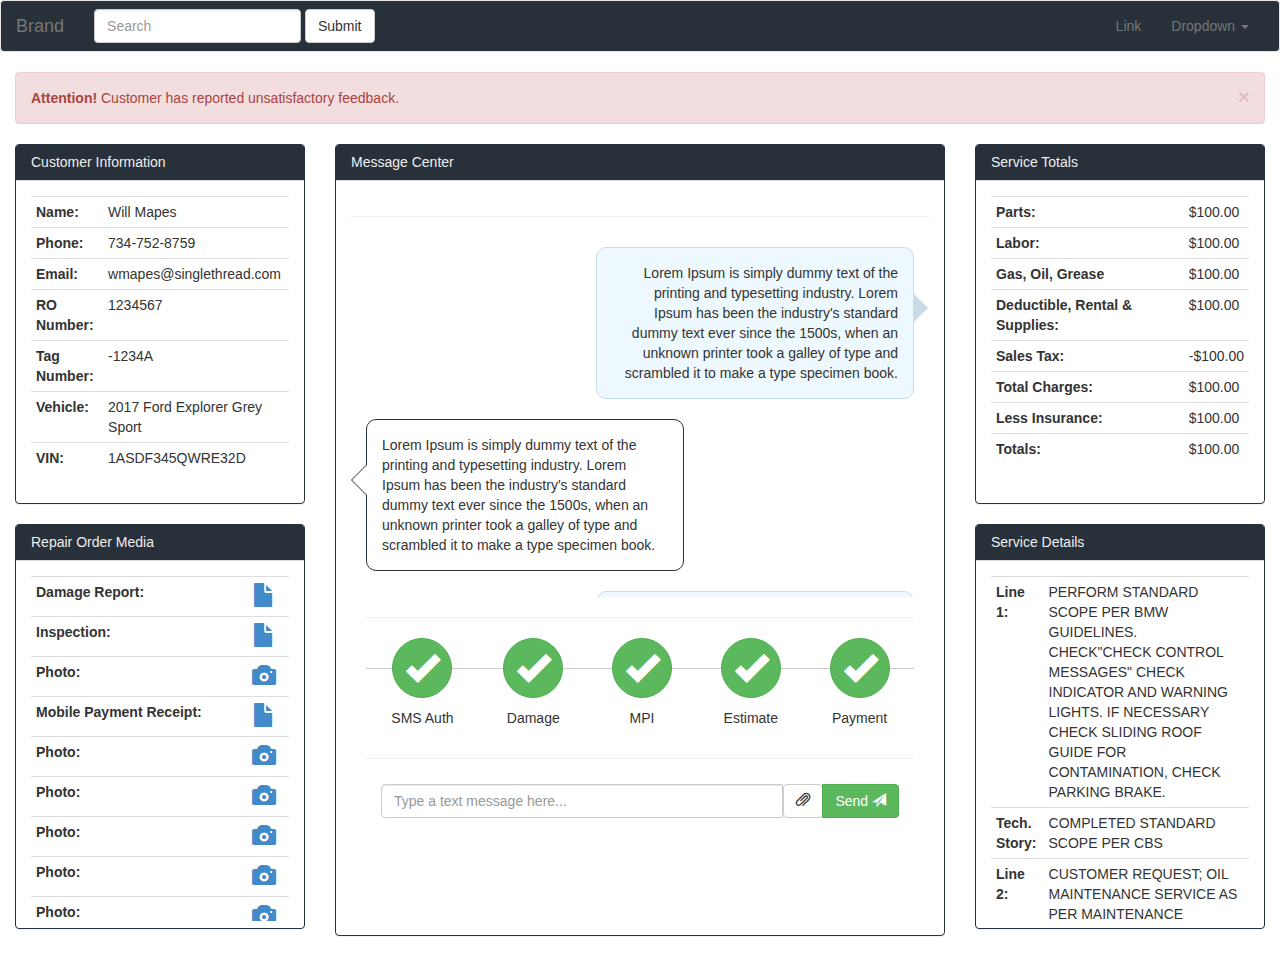
<file: index.html>
<!DOCTYPE html>
<html lang="en">
  <head>
    <meta charset="utf-8">
    <meta http-equiv="X-UA-Compatible" content="IE=edge">
    <meta name="viewport" content="width=device-width, initial-scale=1">
    <!-- The above 3 meta tags *must* come first in the head; any other head content must come *after* these tags -->
    <title>New UI Template</title>

    <!-- Bootstrap -->
    <link href="css/bootstrap.min.css" rel="stylesheet">
    <link rel="stylesheet" type="text/css" href="css/app.css">
    <link href="https://fonts.googleapis.com/css?family=Lato" rel="stylesheet">

    <!-- HTML5 shim and Respond.js for IE8 support of HTML5 elements and media queries -->
    <!-- WARNING: Respond.js doesn't work if you view the page via file:// -->
    <!--[if lt IE 9]>
      <script src="https://oss.maxcdn.com/html5shiv/3.7.3/html5shiv.min.js"></script>
      <script src="https://oss.maxcdn.com/respond/1.4.2/respond.min.js"></script>
    <![endif]-->
  </head>
  <body style="">
    <nav class="navbar navbar-default" style="background-color: #28303a">
      <div class="container-fluid">
        <!-- Brand and toggle get grouped for better mobile display -->
        <div class="navbar-header">
          <button type="button" class="navbar-toggle collapsed" data-toggle="collapse" data-target="#bs-example-navbar-collapse-1" aria-expanded="false">
            <span class="sr-only">Toggle navigation</span>
            <span class="icon-bar"></span>
            <span class="icon-bar"></span>
            <span class="icon-bar"></span>
          </button>
          <a class="navbar-brand" href="#">Brand</a>
        </div>

        <!-- Collect the nav links, forms, and other content for toggling -->
        <div class="collapse navbar-collapse" id="bs-example-navbar-collapse-1">
          <ul class="nav navbar-nav">
          </ul>
          <form class="navbar-form navbar-left">
            <div class="form-group">
              <input type="text" class="form-control" placeholder="Search">
            </div>
            <button type="submit" class="btn btn-default">Submit</button>
          </form>
          <ul class="nav navbar-nav navbar-right">
            <li><a href="#">Link</a></li>
            <li class="dropdown">
              <a href="#" class="dropdown-toggle" data-toggle="dropdown" role="button" aria-haspopup="true" aria-expanded="false">Dropdown <span class="caret"></span></a>
              <ul class="dropdown-menu">
                <li><a href="#">Action</a></li>
                <li><a href="#">Another action</a></li>
                <li><a href="#">Something else here</a></li>
                <li role="separator" class="divider"></li>
                <li><a href="#">Separated link</a></li>
              </ul>
            </li>
          </ul>
        </div><!-- /.navbar-collapse -->
      </div><!-- /.container-fluid -->
    </nav>

    <div class="container-fluid" style="">

      <div class="alert alert-danger alert-dismissible" role="alert">
        <button type="button" class="close" data-dismiss="alert" aria-label="Close"><span aria-hidden="true">&times;</span></button>
        <strong>Attention!</strong> Customer has reported unsatisfactory feedback. <!-- Alert -->
      </div>

      <div class="row">
      
        <div class="col-md-3" style="height: 90vh"> <!-- Left Panels -->
          <div class="panel panel-default panel_st" style="height: 40vh"> <!-- Service Totals -->
            <div class="panel-heading panel_head">
              <h3 class="panel-title">Customer Information</h3>
            </div>
            <div class="panel-body scroll">
              <table class="table table-hover table-condensed"> <!-- Repair Totals -->
                <tr>
                  <td><strong>Name:</strong></td>
                  <td>Will Mapes</td>
                </tr>
                <tr>
                  <td><strong>Phone:</strong></td>
                  <td>734-752-8759</td>
                </tr>
                <tr>
                  <td><strong>Email:</strong></td>
                  <td>wmapes@singlethread.com</td>
                </tr>
                <tr>
                  <td><strong>RO Number:</strong></td>
                  <td>1234567</td>
                </tr>
                <tr>
                  <td><strong>Tag Number:</strong></td>
                  <td>-1234A</td>
                </tr>
                <tr>
                  <td><strong>Vehicle:</strong></td>
                  <td>2017 Ford Explorer Grey Sport</td>
                </tr>
                <tr>
                  <td><strong>VIN:</strong></td>
                  <td>1ASDF345QWRE32D</td>
                </tr>
              </table> 
            </div>
          </div>
          <div class="panel panel-default panel_st" style="min-height: 40vh; height: 45vh">
            <div class="panel-heading panel_head">
              <h3 class="panel-title">Repair Order Media</h3>
            </div>
            <div class="panel-body scroll" style="height: 40vh">
              <table class="table table-hover table-condensed">
                <tr>
                  <td><strong>Damage Report: </strong></td>
                  <td><span class="glyphicon glyphicon-file" style="font-size: 24px; color: #428bca"></span></td>
                </tr>
                <tr>
                  <td><strong>Inspection: </strong></td>
                  <td><span class="glyphicon glyphicon-file" style="font-size: 24px; color: #428bca"></span></td>
                </tr>
                <tr>
                  <td><strong>Photo: </strong></td>
                  <td><span class="glyphicon glyphicon-camera" style="font-size: 24px; color: #428bca"></span></td>
                </tr>
                <tr>
                  <td><strong>Mobile Payment Receipt: </strong></td>
                  <td><span class="glyphicon glyphicon-file" style="font-size: 24px; color: #428bca"></span></td>
                </tr>
                <tr>
                  <td><strong>Photo: </strong></td>
                  <td><span class="glyphicon glyphicon-camera" style="font-size: 24px; color: #428bca"></span></td>
                </tr>
                <tr>
                  <td><strong>Photo: </strong></td>
                  <td><span class="glyphicon glyphicon-camera" style="font-size: 24px; color: #428bca"></span></td>
                </tr>
                <tr>
                  <td><strong>Photo: </strong></td>
                  <td><span class="glyphicon glyphicon-camera" style="font-size: 24px; color: #428bca"></span></td>
                </tr>
                <tr>
                  <td><strong>Photo: </strong></td>
                  <td><span class="glyphicon glyphicon-camera" style="font-size: 24px; color: #428bca"></span></td>
                </tr>
                <tr>
                  <td><strong>Photo: </strong></td>
                  <td><span class="glyphicon glyphicon-camera" style="font-size: 24px; color: #428bca"></span></td>
                </tr>
              </table> 
            </div>
          </div>
        </div>

        <div class="col-md-6" style="height: 88vh"> <!-- Center Panel -->
          <div class="panel panel-default panel_st" style="">
            <div class="panel-heading panel_head">
              <h3 class="panel-title">Message Center</h3>
            </div>
            <div class="panel-body" style="">
              <hr>
              <div class="" style="height: 40vh; overflow: scroll;">
                <div class="col-md-12 col-lg-12 consumer_bubble">Lorem Ipsum is simply dummy text of the printing and typesetting industry. Lorem Ipsum has been the industry's standard dummy text ever since the 1500s, when an unknown printer took a galley of type and scrambled it to make a type specimen book.
                </div>
                <div class="col-md-12 col-lg-12 dealer_bubble">Lorem Ipsum is simply dummy text of the printing and typesetting industry. Lorem Ipsum has been the industry's standard dummy text ever since the 1500s, when an unknown printer took a galley of type and scrambled it to make a type specimen book.
                </div>
                <div class="col-md-12 col-lg-12 consumer_bubble">Lorem Ipsum is simply dummy text of the printing and typesetting industry. Lorem Ipsum has been the industry's standard dummy text ever since the 1500s, when an unknown printer took a galley of type and scrambled it to make a type specimen book.
                </div>
                <div class="col-md-12 col-lg-12 dealer_bubble">Lorem Ipsum is simply dummy text of the printing and typesetting industry. Lorem Ipsum has been the industry's standard dummy text ever since the 1500s, when an unknown printer took a galley of type and scrambled it to make a type specimen book.
                </div>
                <div class="col-md-12 col-lg-12 auto_bubble">Lorem Ipsum is simply dummy text of the printing and typesetting industry. Lorem Ipsum has been the industry's standard dummy text ever since the 1500s, when an unknown printer took a galley of type and scrambled it to make a type specimen book.
                </div>
                <div class="col-md-12 col-lg-12 auto_bubble">Lorem Ipsum is simply dummy text of the printing and typesetting industry. Lorem Ipsum has been the industry's standard dummy text ever since the 1500s, when an unknown printer took a galley of type and scrambled it to make a type specimen book.
                </div>
              </div>
              
              <div class="col-md-12" style="">
              <hr>
                <div class="stepwizard">
                  <div class="stepwizard-row setup-panel">
                    <div class="stepwizard-step">
                      <a href="#step-1" type="button" class="btn btn-success btn-circle"><span class="glyphicon glyphicon-ok" style="font-size: 34px"></span></a>
                      <p>SMS Auth</p>
                    </div>
                    <div class="stepwizard-step">
                      <a href="#step-2" type="button" class="btn btn-success btn-circle"><span class="glyphicon glyphicon-ok" style="font-size: 34px"></span></a>
                      <p>Damage</p>
                    </div>
                    <div class="stepwizard-step">
                      <a href="#step-3" type="button" class="btn btn-success btn-circle"><span class="glyphicon glyphicon-ok" style="font-size: 34px"></span></a>
                      <p>MPI</p>
                    </div>
                    <div class="stepwizard-step">
                      <a href="#step-4" type="button" class="btn btn-success btn-circle"><span class="glyphicon glyphicon-ok" style="font-size: 34px"></span></a>
                      <p>Estimate</p>
                    </div>
                    <div class="stepwizard-step">
                      <a href="#step-4" type="button" class="btn btn-success btn-circle"><span class="glyphicon glyphicon-ok" style="font-size: 34px"></span></a>
                      <p>Payment</p>
                    </div>
                  </div>
                </div>
                <hr>
                <div class="col-md-12" style="">
                  <div class="input-group" style="padding-top: 5px">
                    <input type="text" class="form-control" placeholder="Type a text message here...">
                    <span class="input-group-btn"><button class="btn btn-default" type="button"><span class="glyphicon glyphicon-paperclip"></span></button></span>
                    <span class="input-group-btn"><button class="btn btn-success" type="button">Send <span class="glyphicon glyphicon-send"></span></button></span>
                  </div><!-- /input-group -->
                </div>
              </div>
            </div>
          </div>
        </div>

        <div class="col-md-3" style="height: 90vh"> <!-- Right Panels -->
          <div class="panel panel-default panel_st" style="max-height: 40vh"> <!-- Service Totals -->
            <div class="panel-heading panel_head">
              <h3 class="panel-title">Service Totals</h3>
            </div>
            <div class="panel-body scroll" style="">
              <table class="table table-hover table-condensed"> <!-- Repair Totals -->
                <tr>
                  <td><strong>Parts:</strong></td>
                  <td>$100.00</td>
                </tr>
                <tr>
                  <td><strong>Labor:</strong></td>
                  <td>$100.00</td>
                </tr>
                <tr>
                  <td><strong>Gas, Oil, Grease</strong></td>
                  <td>$100.00</td>
                </tr>
                <tr>
                  <td><strong>Deductible, Rental & Supplies:</strong></td>
                  <td>$100.00</td>
                </tr>
                <tr>
                  <td><strong>Sales Tax:</strong></td>
                  <td>-$100.00</td>
                </tr>
                <tr>
                  <td><strong>Total Charges:</strong></td>
                  <td>$100.00</td>
                </tr>
                <tr>
                  <td><strong>Less Insurance:</strong></td>
                  <td>$100.00</td>
                </tr>
                <tr>
                  <td><strong>Totals:</strong></td>
                  <td>$100.00</td>
                </tr>
              </table> 
            </div>
          </div>
          <div class="panel panel-default panel_st" style="max-height: 45vh">
            <div class="panel-heading panel_head">
              <h3 class="panel-title">Service Details</h3>
            </div>
            <div class="panel-body" style="height: 40vh; overflow: scroll;">
              <table class="table table-hover table-condensed">
                <tr>
                  <td><strong>Line 1:</strong></td>
                  <td>PERFORM STANDARD SCOPE PER BMW GUIDELINES. CHECK"CHECK CONTROL MESSAGES" CHECK INDICATOR AND WARNING LIGHTS. IF NECESSARY CHECK SLIDING ROOF GUIDE FOR CONTAMINATION, CHECK PARKING BRAKE.</td>
                </tr>
                <tr>
                  <td><strong>Tech. Story:</strong></td>
                  <td>COMPLETED STANDARD SCOPE PER CBS</td>
                </tr>
                <tr>
                  <td><strong>Line 2:</strong></td>
                  <td>CUSTOMER REQUEST; OIL MAINTENANCE SERVICE AS PER MAINTENANCE MANUAL. RESET SERVICE INDICATOR AND STAMP OWNERS SERVICE BOOK.</td>
                </tr>
                <tr>
                  <td><strong>Tech. Story:</strong></td>
                  <td>OIL MAINTENANCE SERVICE COMPLETED.</td>
                </tr>
                <tr>
                  <td><strong>Line 3:</strong></td>
                  <td>Replace headlights</td>
                </tr>
                <tr>
                  <td><strong>Tech. Story:</strong></td>
                  <td>Replaced Headlights per OEM spec</td>
                </tr>
                <tr>
                  <td><strong>Line 1:</strong></td>
                  <td>PERFORM STANDARD SCOPE PER BMW GUIDELINES. CHECK"CHECK CONTROL MESSAGES" CHECK INDICATOR AND WARNING LIGHTS. IF NECESSARY CHECK SLIDING ROOF GUIDE FOR CONTAMINATION, CHECK PARKING BRAKE.</td>
                </tr>
                <tr>
                  <td><strong>Tech. Story:</strong></td>
                  <td>COMPLETED STANDARD SCOPE PER CBS</td>
                </tr>
                <tr>
                  <td><strong>Line 2:</strong></td>
                  <td>CUSTOMER REQUEST; OIL MAINTENANCE SERVICE AS PER MAINTENANCE MANUAL. RESET SERVICE INDICATOR AND STAMP OWNERS SERVICE BOOK.</td>
                </tr>
                <tr>
                  <td><strong>Tech. Story:</strong></td>
                  <td>OIL MAINTENANCE SERVICE COMPLETED.</td>
                </tr>
                <tr>
                  <td><strong>Line 3:</strong></td>
                  <td>Replace headlights</td>
                </tr>
                <tr>
                  <td><strong>Tech. Story:</strong></td>
                  <td>Replaced Headlights per OEM spec</td>
                </tr>
              </table> 
            </div>
          </div>
        </div>
      </div>     
    </div>



    <!-- jQuery (necessary for Bootstrap's JavaScript plugins) -->
    <script src="https://ajax.googleapis.com/ajax/libs/jquery/1.12.4/jquery.min.js"></script>
    <!-- Include all compiled plugins (below), or include individual files as needed -->
    <script src="js/bootstrap.min.js"></script>
    <script type="text/javascript">
    $(function () {$('[data-toggle="tooltip"]').tooltip()})
    </script>
  </body>
</html>
</file>
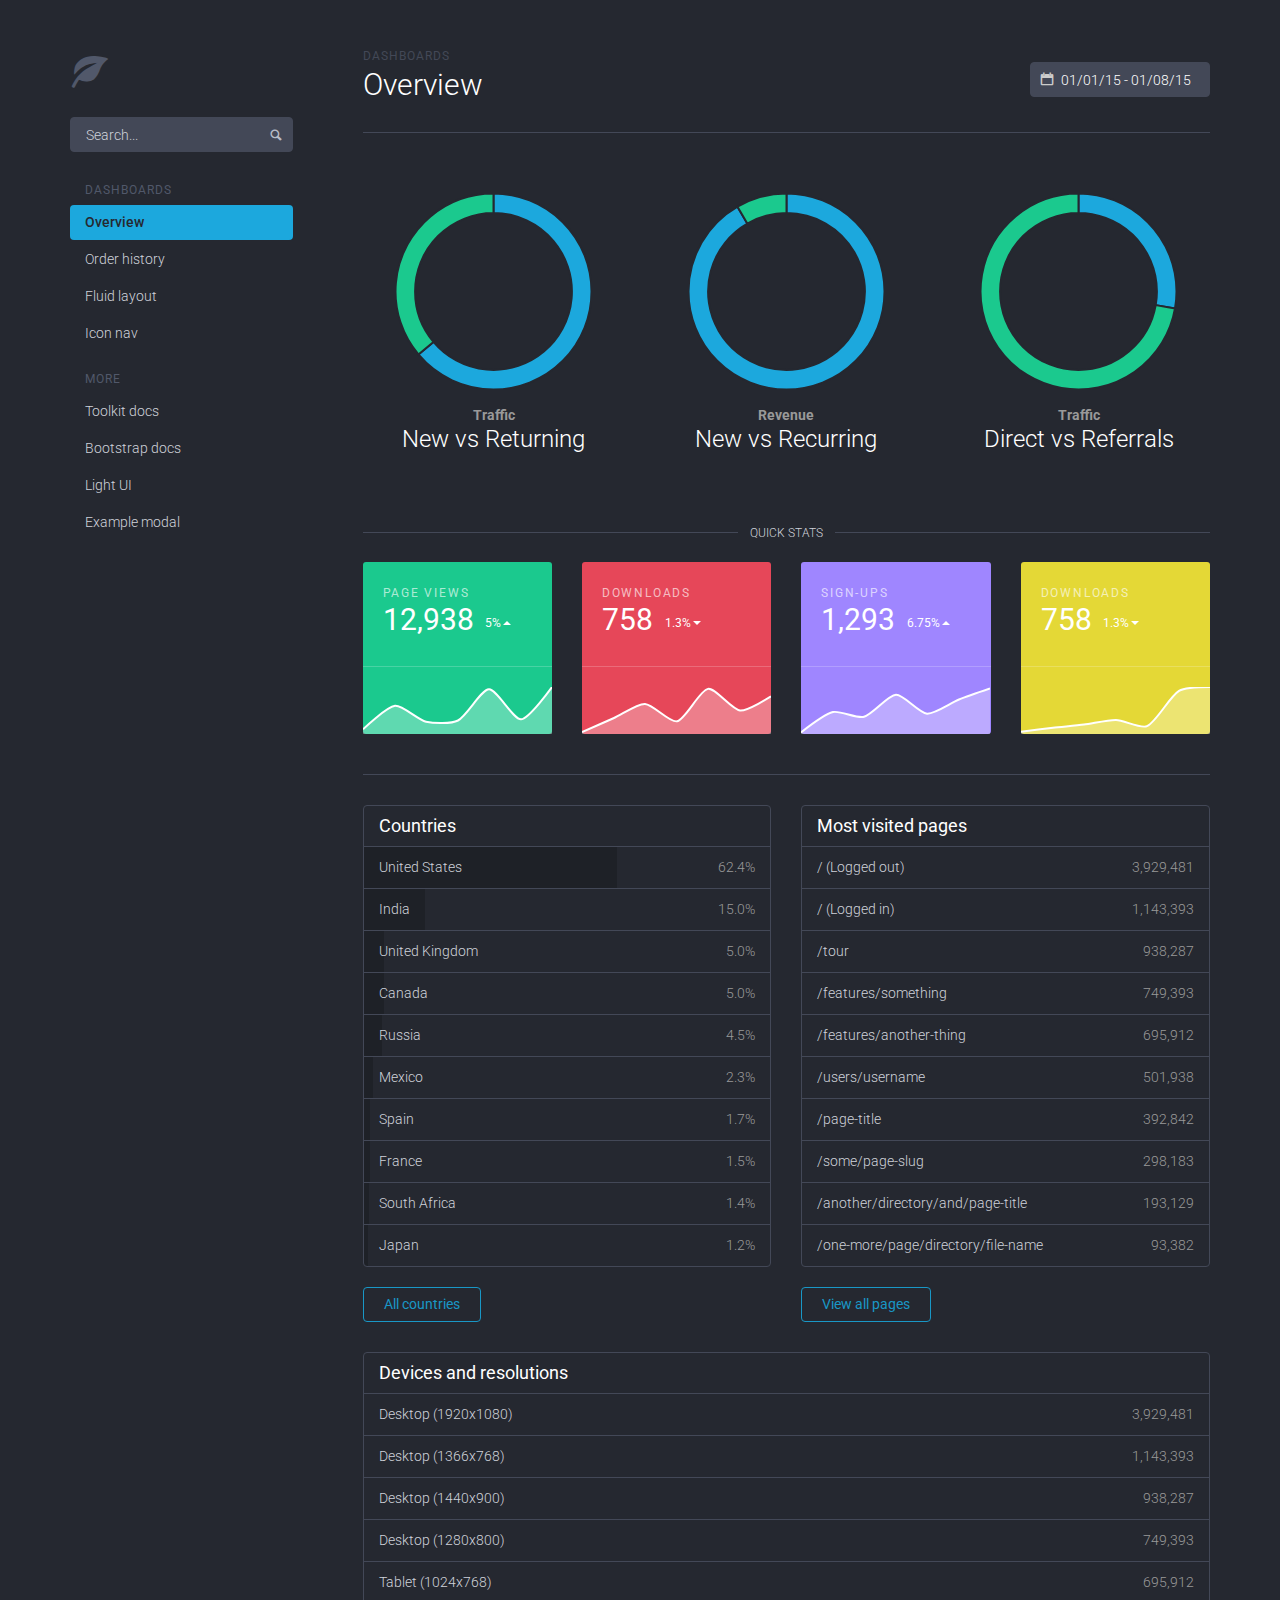
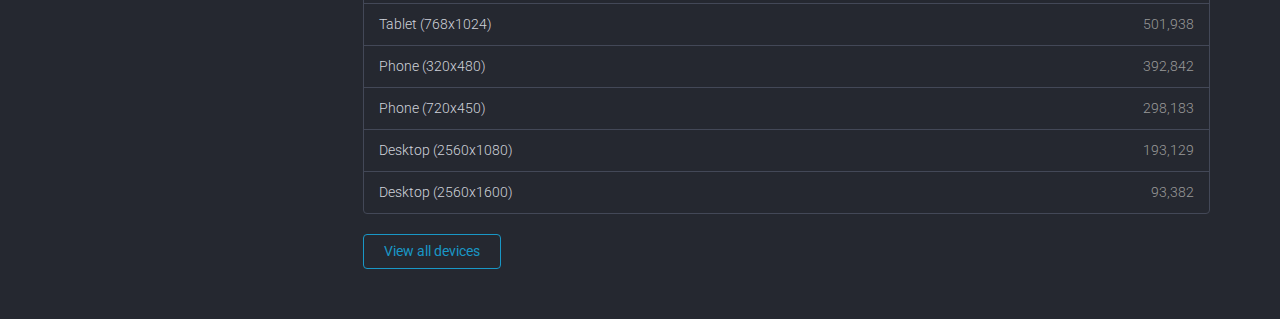
<file: bootstrap4/theme-dashboard/v3/docs/index.html>
<!DOCTYPE html>
<html lang="en">
  <head>
    <meta charset="utf-8">
    <meta http-equiv="X-UA-Compatible" content="IE=edge">
    <meta name="viewport" content="width=device-width, initial-scale=1">
    <meta name="description" content="">
    <meta name="keywords" content="">
    <meta name="author" content="">

    <title>
      
        Overview &middot; 
      
    </title>

    <link href="http://fonts.googleapis.com/css?family=Roboto:300,400,500,700,400italic" rel="stylesheet">
    
      <link href="assets/css/toolkit-inverse.css" rel="stylesheet">
    
    
    <link href="assets/css/application.css" rel="stylesheet">

    <style>
      /* note: this is a hack for ios iframe for bootstrap themes shopify page */
      /* this chunk of css is not part of the toolkit :) */
      body {
        width: 1px;
        min-width: 100%;
        *width: 100%;
      }
    </style>
  </head>


<body>
  <div class="container">
    <div class="row">
      <div class="col-sm-3 sidebar">
        <nav class="sidebar-nav">
          <div class="sidebar-header">
            <button class="nav-toggler nav-toggler-sm sidebar-toggler" type="button" data-toggle="collapse" data-target="#nav-toggleable-sm">
              <span class="sr-only">Toggle nav</span>
            </button>
            <a class="sidebar-brand img-responsive" href="index.html">
              <span class="icon icon-leaf sidebar-brand-icon"></span>
            </a>
          </div>

          <div class="collapse nav-toggleable-sm" id="nav-toggleable-sm">
            <form class="sidebar-form">
              <input class="form-control" type="text" placeholder="Search...">
              <button type="submit" class="btn-link">
                <span class="icon icon-magnifying-glass"></span>
              </button>
            </form>
            <ul class="nav nav-pills nav-stacked">
              <li class="nav-header">Dashboards</li>
              <li class="active">
                <a href="index.html">Overview</a>
              </li>
              <li >
                <a href="order-history/index.html">Order history</a>
              </li>
              <li >
                <a href="fluid/index.html">Fluid layout</a>
              </li>
              <li >
                <a href="icon-nav/index.html">Icon nav</a>
              </li>

              <li class="nav-header">More</li>
              <li >
                <a href="docs/index.html">
                  Toolkit docs
                </a>
              </li>
              <li>
                <a href="http://getbootstrap.com" target="blank">
                  Bootstrap docs
                </a>
              </li>
              <li >
                <a href="light/index.html">Light UI</a>
              </li>
              <li>
                <a href="#docsModal" data-toggle="modal">
                  Example modal
                </a>
              </li>
            </ul>
            <hr class="visible-xs m-t">
          </div>
        </nav>
      </div>
      <div class="col-sm-9 content">
        <div class="dashhead">
  <div class="dashhead-titles">
    <h6 class="dashhead-subtitle">Dashboards</h6>
    <h2 class="dashhead-title">Overview</h2>
  </div>

  <div class="btn-toolbar dashhead-toolbar">
    <div class="btn-toolbar-item input-with-icon">
      <input type="text" value="01/01/15 - 01/08/15" class="form-control" data-provide="datepicker">
      <span class="icon icon-calendar"></span>
    </div>
  </div>
</div>

<hr class="m-t">

<div class="row text-center m-t-lg">
  <div class="col-sm-4 m-b-md">
    <div class="w-lg m-x-auto">
      <canvas
        class="ex-graph"
        width="200" height="200"
        data-chart="doughnut"
        data-value="[{ value: 230, color: '#1ca8dd', label: 'Returning' }, { value: 130, color: '#1bc98e', label: 'New' }]"
        data-segment-stroke-color="#252830">
      </canvas>
    </div>
    <strong class="text-muted">Traffic</strong>
    <h3>New vs Returning</h3>
  </div>
  <div class="col-sm-4 m-b-md">
    <div class="w-lg m-x-auto">
      <canvas
        class="ex-graph"
        width="200" height="200"
        data-chart="doughnut"
        data-value="[{ value: 330, color: '#1ca8dd', label: 'Recurring' }, { value: 30, color: '#1bc98e', label: 'New' }]"
        data-segment-stroke-color="#252830">
      </canvas>
    </div>
    <strong class="text-muted">Revenue</strong>
    <h3>New vs Recurring</h3>
  </div>
  <div class="col-sm-4 m-b-md">
    <div class="w-lg m-x-auto">
      <canvas
        class="ex-graph"
        width="200" height="200"
        data-chart="doughnut"
        data-value="[{ value: 100, color: '#1ca8dd', label: 'Referrals' }, { value: 260, color: '#1bc98e', label: 'Direct' }]"
        data-segment-stroke-color="#252830">
      </canvas>
    </div>
    <strong class="text-muted">Traffic</strong>
    <h3>Direct vs Referrals</h3>
  </div>
</div>

<div class="hr-divider m-t-md m-b">
  <h3 class="hr-divider-content hr-divider-heading">Quick stats</h3>
</div>

<div class="row statcards">
  <div class="col-sm-6 col-lg-3 m-b">
    <div class="statcard statcard-success">
      <div class="p-a">
        <span class="statcard-desc">Page views</span>
        <h2 class="statcard-number">
          12,938
          <small class="delta-indicator delta-positive">5%</small>
        </h2>
        <hr class="statcard-hr m-b-0">
      </div>
      <canvas id="sparkline1" width="378" height="94" class="sparkline" data-chart="spark-line" data-value="[{data:[28,68,41,43,96,45,100]}]" data-labels="['a','b','c','d','e','f','g']" style="width: 189px; height: 47px;"></canvas>
    </div>
  </div>
  <div class="col-sm-6 col-lg-3 m-b">
    <div class="statcard statcard-danger">
      <div class="p-a">
        <span class="statcard-desc">Downloads</span>
        <h2 class="statcard-number">
          758
          <small class="delta-indicator delta-negative">1.3%</small>
        </h2>
        <hr class="statcard-hr m-b-0">
      </div>
      <canvas id="sparkline1" width="378" height="94" class="sparkline" data-chart="spark-line" data-value="[{data:[4,34,64,27,96,50,80]}]" data-labels="['a', 'b','c','d','e','f','g']" style="width: 189px; height: 47px;"></canvas>
    </div>
  </div>
  <div class="col-sm-6 col-lg-3 m-b">
    <div class="statcard statcard-info">
      <div class="p-a">
        <span class="statcard-desc">Sign-ups</span>
        <h2 class="statcard-number">
          1,293
          <small class="delta-indicator delta-positive">6.75%</small>
        </h2>
        <hr class="statcard-hr m-b-0">
      </div>
      <canvas id="sparkline1" width="378" height="94" class="sparkline" data-chart="spark-line" data-value="[{data:[12,38,32,60,36,54,68]}]" data-labels="['a', 'b','c','d','e','f','g']" style="width: 189px; height: 47px;"></canvas>
    </div>
  </div>
  <div class="col-sm-6 col-lg-3 m-b">
    <div class="statcard statcard-warning">
      <div class="p-a">
        <span class="statcard-desc">Downloads</span>
        <h2 class="statcard-number">
          758
          <small class="delta-indicator delta-negative">1.3%</small>
        </h2>
        <hr class="statcard-hr m-b-0">
      </div>
      <canvas id="sparkline1" width="378" height="94" class="sparkline" data-chart="spark-line" data-value="[{data:[43,48,52,58,50,95,100]}]" data-labels="['a', 'b','c','d','e','f','g']" style="width: 189px; height: 47px;"></canvas>
    </div>
  </div>
</div>

<hr class="m-t">

<div class="row">
  <div class="col-md-6 m-b-md">
    <div class="list-group">
      <h4 class="list-group-header">
        Countries
      </h4>
      
        <a class="list-group-item" href="#">
          <span class="list-group-progress" style="width: 62.4%;"></span>
          <span class="pull-right text-muted">62.4%</span>
          United States
        </a>
      
        <a class="list-group-item" href="#">
          <span class="list-group-progress" style="width: 15.0%;"></span>
          <span class="pull-right text-muted">15.0%</span>
          India
        </a>
      
        <a class="list-group-item" href="#">
          <span class="list-group-progress" style="width: 5.0%;"></span>
          <span class="pull-right text-muted">5.0%</span>
          United Kingdom
        </a>
      
        <a class="list-group-item" href="#">
          <span class="list-group-progress" style="width: 5.0%;"></span>
          <span class="pull-right text-muted">5.0%</span>
          Canada
        </a>
      
        <a class="list-group-item" href="#">
          <span class="list-group-progress" style="width: 4.5%;"></span>
          <span class="pull-right text-muted">4.5%</span>
          Russia
        </a>
      
        <a class="list-group-item" href="#">
          <span class="list-group-progress" style="width: 2.3%;"></span>
          <span class="pull-right text-muted">2.3%</span>
          Mexico
        </a>
      
        <a class="list-group-item" href="#">
          <span class="list-group-progress" style="width: 1.7%;"></span>
          <span class="pull-right text-muted">1.7%</span>
          Spain
        </a>
      
        <a class="list-group-item" href="#">
          <span class="list-group-progress" style="width: 1.5%;"></span>
          <span class="pull-right text-muted">1.5%</span>
          France
        </a>
      
        <a class="list-group-item" href="#">
          <span class="list-group-progress" style="width: 1.4%;"></span>
          <span class="pull-right text-muted">1.4%</span>
          South Africa
        </a>
      
        <a class="list-group-item" href="#">
          <span class="list-group-progress" style="width: 1.2%;"></span>
          <span class="pull-right text-muted">1.2%</span>
          Japan
        </a>
      
    </div>
    <a href="#" class="btn btn-primary-outline p-x">All countries</a>
  </div>
  <div class="col-md-6 m-b-md">
    <div class="list-group">
      <h4 class="list-group-header">
        Most visited pages
      </h4>
      
        <a class="list-group-item" href="#">
          <span class="pull-right text-muted">3,929,481</span>
          / (Logged out)
        </a>
      
        <a class="list-group-item" href="#">
          <span class="pull-right text-muted">1,143,393</span>
          / (Logged in)
        </a>
      
        <a class="list-group-item" href="#">
          <span class="pull-right text-muted">938,287</span>
          /tour
        </a>
      
        <a class="list-group-item" href="#">
          <span class="pull-right text-muted">749,393</span>
          /features/something
        </a>
      
        <a class="list-group-item" href="#">
          <span class="pull-right text-muted">695,912</span>
          /features/another-thing
        </a>
      
        <a class="list-group-item" href="#">
          <span class="pull-right text-muted">501,938</span>
          /users/username
        </a>
      
        <a class="list-group-item" href="#">
          <span class="pull-right text-muted">392,842</span>
          /page-title
        </a>
      
        <a class="list-group-item" href="#">
          <span class="pull-right text-muted">298,183</span>
          /some/page-slug
        </a>
      
        <a class="list-group-item" href="#">
          <span class="pull-right text-muted">193,129</span>
          /another/directory/and/page-title
        </a>
      
        <a class="list-group-item" href="#">
          <span class="pull-right text-muted">93,382</span>
          /one-more/page/directory/file-name
        </a>
      
    </div>
    <a href="#" class="btn btn-primary-outline p-x">View all pages</a>
  </div>
</div>

<div class="list-group">
  <h4 class="list-group-header">
    Devices and resolutions
  </h4>
  
    <a class="list-group-item" href="#">
      <span class="pull-right text-muted">3,929,481</span>
      Desktop (1920x1080)
    </a>
  
    <a class="list-group-item" href="#">
      <span class="pull-right text-muted">1,143,393</span>
      Desktop (1366x768)
    </a>
  
    <a class="list-group-item" href="#">
      <span class="pull-right text-muted">938,287</span>
      Desktop (1440x900)
    </a>
  
    <a class="list-group-item" href="#">
      <span class="pull-right text-muted">749,393</span>
      Desktop (1280x800)
    </a>
  
    <a class="list-group-item" href="#">
      <span class="pull-right text-muted">695,912</span>
      Tablet (1024x768)
    </a>
  
    <a class="list-group-item" href="#">
      <span class="pull-right text-muted">501,938</span>
      Tablet (768x1024)
    </a>
  
    <a class="list-group-item" href="#">
      <span class="pull-right text-muted">392,842</span>
      Phone (320x480)
    </a>
  
    <a class="list-group-item" href="#">
      <span class="pull-right text-muted">298,183</span>
      Phone (720x450)
    </a>
  
    <a class="list-group-item" href="#">
      <span class="pull-right text-muted">193,129</span>
      Desktop (2560x1080)
    </a>
  
    <a class="list-group-item" href="#">
      <span class="pull-right text-muted">93,382</span>
      Desktop (2560x1600)
    </a>
  
</div>
<a href="#" class="btn btn-primary-outline p-x">View all devices</a>

      </div>
    </div>
  </div>

  <div id="docsModal" class="modal fade" tabindex="-1" role="dialog" aria-labelledby="myModalLabel">
  <div class="modal-dialog">
    <div class="modal-content">

      <div class="modal-header">
        <button type="button" class="close" data-dismiss="modal" aria-label="Close"><span aria-hidden="true">&times;</span></button>
        <h4 class="modal-title" id="myModalLabel">Example modal</h4>
      </div>
      <div class="modal-body">
        <p>You're looking at an example modal in the dashboard theme.</p>
      </div>
      <div class="modal-footer">
        <button type="button" class="btn btn-primary" data-dismiss="modal">Cool, got it!</button>
      </div>
    </div>
  </div>
</div>


    <script src="assets/js/jquery.min.js"></script>
    <script src="assets/js/chart.js"></script>
    <script src="assets/js/tablesorter.min.js"></script>
    <script src="assets/js/toolkit.js"></script>
    <script src="assets/js/application.js"></script>
    <script>
      // execute/clear BS loaders for docs
      $(function(){while(window.BS&&window.BS.loader&&window.BS.loader.length){(window.BS.loader.pop())()}})
    </script>
  </body>
</html>
</file>
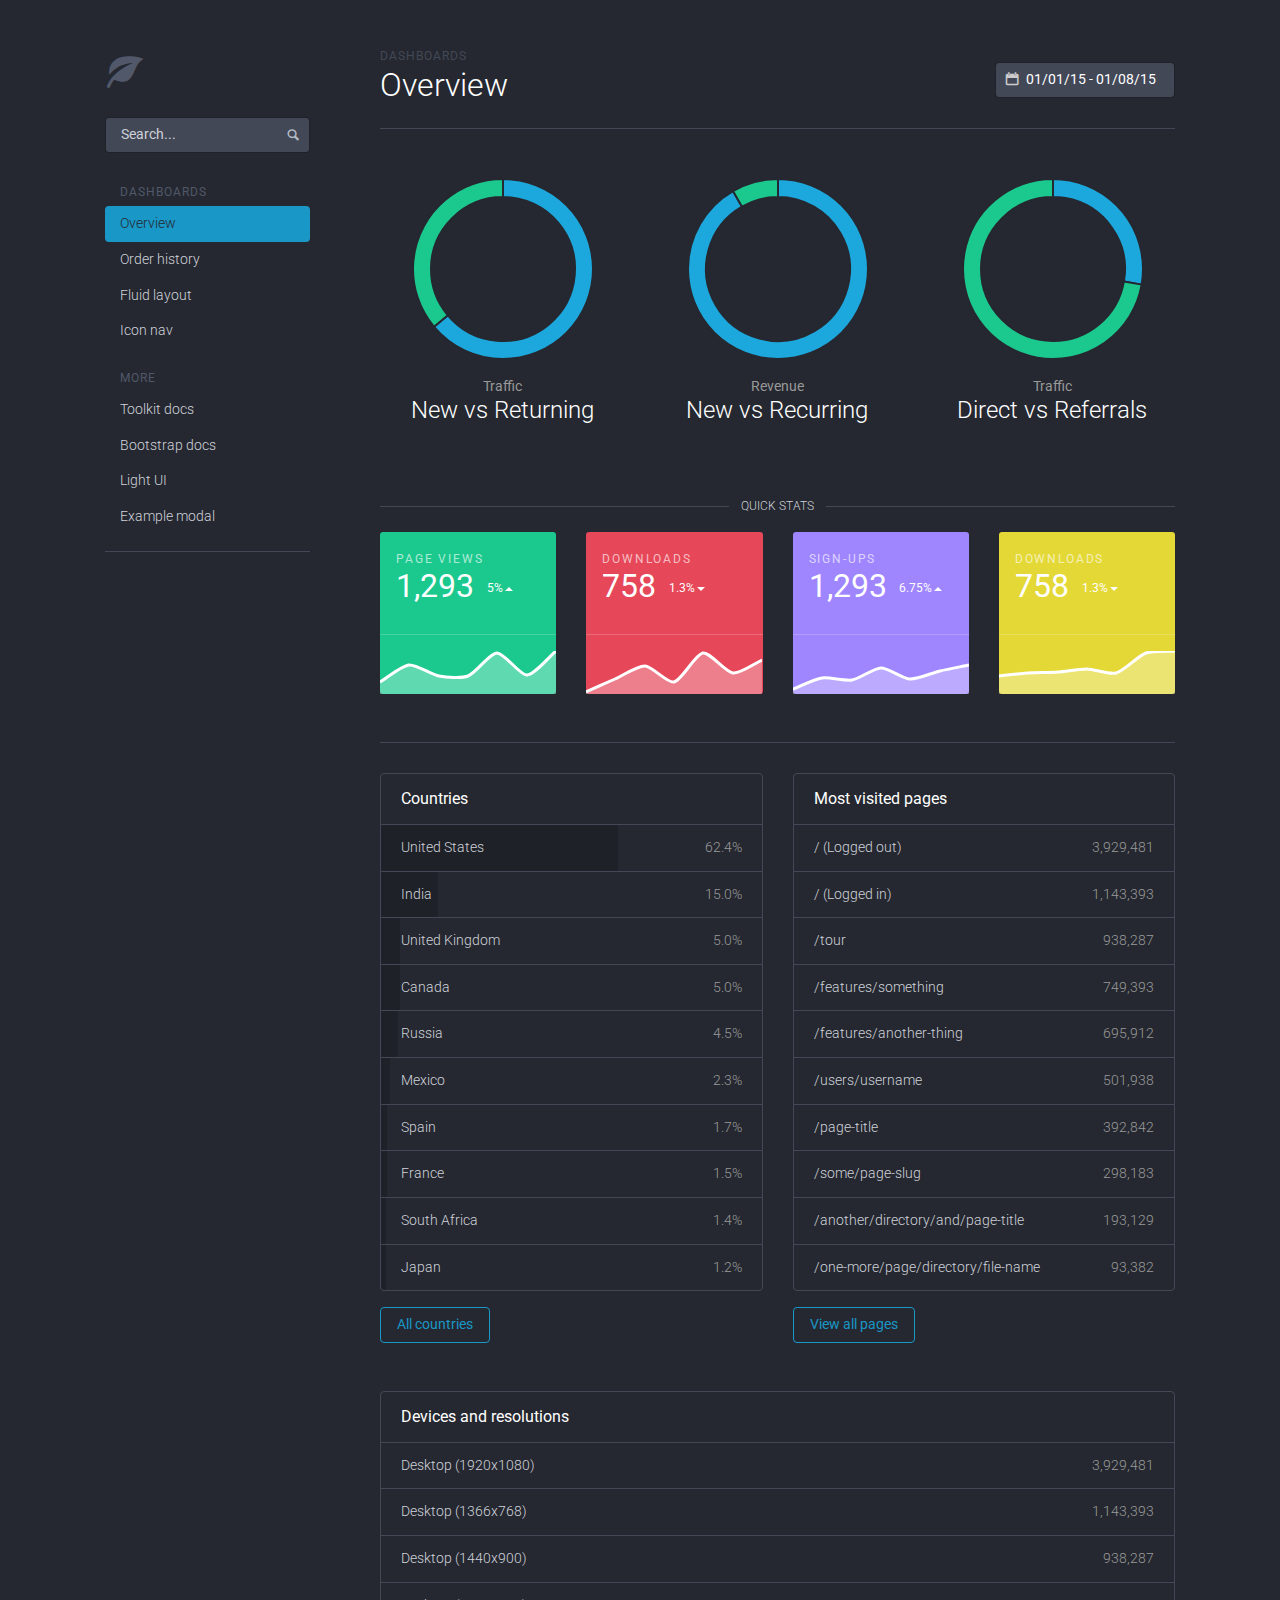
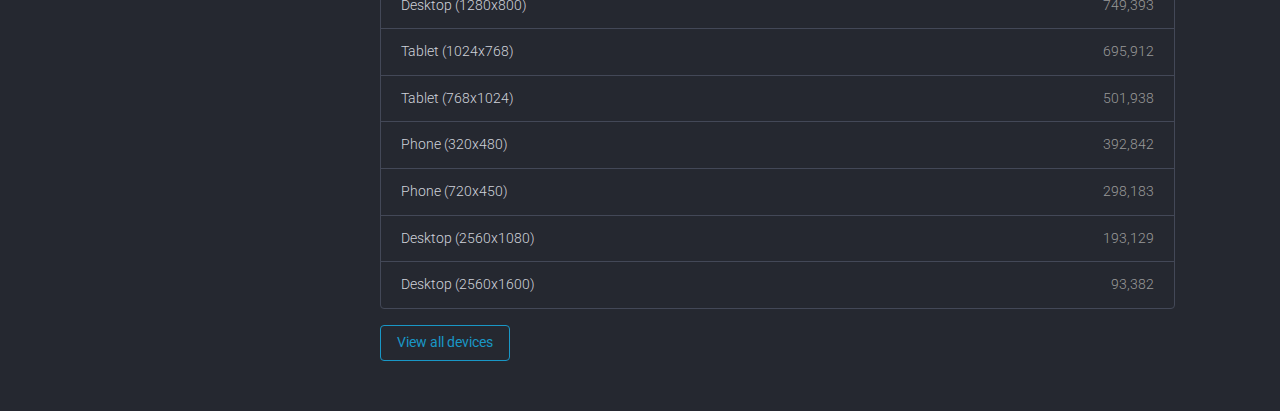
<file: bootstrap4/theme-dashboard/v4/docs/index.html>
<!DOCTYPE html>
<html lang="en">
  <head>
    <meta charset="utf-8">
    <meta http-equiv="X-UA-Compatible" content="IE=edge">
    <meta name="viewport" content="width=device-width, initial-scale=1">
    <meta name="description" content="">
    <meta name="keywords" content="">
    <meta name="author" content="">

    <title>
      
        Overview &middot; 
      
    </title>

    <link href="http://fonts.googleapis.com/css?family=Roboto:300,400,500,700,400italic" rel="stylesheet">
    
      <link href="assets/css/toolkit-inverse.css" rel="stylesheet">
    
    
    <link href="assets/css/application.css" rel="stylesheet">

    <style>
      /* note: this is a hack for ios iframe for bootstrap themes shopify page */
      /* this chunk of css is not part of the toolkit :) */
      body {
        width: 1px;
        min-width: 100%;
        *width: 100%;
      }
    </style>
  </head>


<body>
  <div class="container">
    <div class="row">
      <div class="col-md-3 sidebar">
        <nav class="sidebar-nav">
          <div class="sidebar-header">
            <button class="nav-toggler nav-toggler-md sidebar-toggler" type="button" data-toggle="collapse" data-target="#nav-toggleable-md">
              <span class="sr-only">Toggle nav</span>
            </button>
            <a class="sidebar-brand img-responsive" href="index.html">
              <span class="icon icon-leaf sidebar-brand-icon"></span>
            </a>
          </div>

          <div class="collapse nav-toggleable-md" id="nav-toggleable-md">
            <form class="sidebar-form">
              <input class="form-control" type="text" placeholder="Search...">
              <button type="submit" class="btn-link">
                <span class="icon icon-magnifying-glass"></span>
              </button>
            </form>
            <ul class="nav nav-pills nav-stacked flex-column">
              <li class="nav-header">Dashboards</li>
              <li class="nav-item">
                <a class="nav-link active" href="index.html">Overview</a>
              </li>
              <li class="nav-item">
                <a class="nav-link " href="order-history/index.html">Order history</a>
              </li>
              <li class="nav-item">
                <a class="nav-link "href="fluid/index.html">Fluid layout</a>
              </li>
              <li class="nav-item">
                <a class="nav-link " href="icon-nav/index.html">Icon nav</a>
              </li>

              <li class="nav-header">More</li>
              <li class="nav-item">
                <a class="nav-link "href="docs/index.html">
                  Toolkit docs
                </a>
              </li>
              <li class="nav-item">
                <a class="nav-link" href="http://getbootstrap.com" target="blank">
                  Bootstrap docs
                </a>
              </li>
              <li class="nav-item">
                <a class="nav-link " href="index-light/index.html">Light UI</a>
              </li>
              <li class="nav-item">
                <a class="nav-link" href="#docsModal" data-toggle="modal">
                  Example modal
                </a>
              </li>
            </ul>
            <hr class="visible-xs mt-3">
          </div>
        </nav>
      </div>
      <div class="col-md-9 content">
        <div class="dashhead">
  <div class="dashhead-titles">
    <h6 class="dashhead-subtitle">Dashboards</h6>
    <h2 class="dashhead-title">Overview</h2>
  </div>

  <div class="btn-toolbar dashhead-toolbar">
    <div class="btn-toolbar-item input-with-icon">
      <input type="text" value="01/01/15 - 01/08/15" class="form-control" data-provide="datepicker">
      <span class="icon icon-calendar"></span>
    </div>
  </div>
</div>

<hr class="mt-3">

<div class="row text-center mt-5">
  <div class="col-md-4 mb-4 mb-md-3">
    <div class="w-3 mx-auto">
      <canvas
        class="ex-graph"
        width="200" height="200"
        data-chart="doughnut"
        data-dataset="[230, 130]"
        data-dataset-options="{ borderColor: '#252830', backgroundColor: ['#1ca8dd', '#1bc98e'] }"
        data-labels="['Returning', 'New']">
      </canvas>
    </div>
    <strong class="text-muted">Traffic</strong>
    <h4>New vs Returning</h4>
  </div>
  <div class="col-md-4 mb-4 mb-md-3">
    <div class="w-3 mx-auto">
      <canvas
        class="ex-graph"
        width="200" height="200"
        data-chart="doughnut"
        data-dataset="[330,30]"
        data-dataset-options="{ borderColor: '#252830', backgroundColor: ['#1ca8dd', '#1bc98e'] }"
        data-labels="['Returning', 'New']">
      </canvas>
    </div>
    <strong class="text-muted">Revenue</strong>
    <h4>New vs Recurring</h4>
  </div>
  <div class="col-md-4 mb-4 mb-md-3">
    <div class="w-3 mx-auto">
      <canvas
        class="ex-graph"
        width="200" height="200"
        data-chart="doughnut"
        data-dataset="[100,260]"
        data-dataset-options="{ borderColor: '#252830', backgroundColor: ['#1ca8dd', '#1bc98e'] }"
        data-labels="['Referrals', 'Direct']">
      </canvas>
    </div>
    <strong class="text-muted">Traffic</strong>
    <h4>Direct vs Referrals</h4>
  </div>
</div>

<div class="hr-divider mt-5 mb-3">
  <h3 class="hr-divider-content hr-divider-heading">Quick stats</h3>
</div>

<div class="row statcards">
  <div class="col-md-6 col-xl-3 mb-3 mb-md-4 mb-xl-0">
    <div class="statcard statcard-success">
      <div class="p-3">
        <span class="statcard-desc">Page views</span>
        <h2 class="statcard-number">
          1,293
          <small class="delta-indicator delta-positive">5%</small>
        </h2>
        <hr class="statcard-hr mb-0">
      </div>
      <canvas id="sparkline1" width="378" height="94" class="sparkline"
        data-chart="spark-line"
        data-dataset="[[28,68,41,43,96,45,100]]"
        data-labels="['a','b','c','d','e','f','g']"
        style="width: 189px; height: 47px;">
      </canvas>
    </div>
  </div>
  <div class="col-md-6 col-xl-3 mb-3 mb-md-4 mb-xl-0">
    <div class="statcard statcard-danger">
      <div class="p-3">
        <span class="statcard-desc">Downloads</span>
        <h2 class="statcard-number">
          758
          <small class="delta-indicator delta-negative">1.3%</small>
        </h2>
        <hr class="statcard-hr mb-0">
      </div>
      <canvas id="sparkline1" width="378" height="94" class="sparkline"
        data-chart="spark-line"
        data-dataset="[[4,34,64,27,96,50,80]]"
        data-labels="['a', 'b','c','d','e','f','g']"
        style="width: 189px; height: 47px;"></canvas>
    </div>
  </div>
  <div class="col-md-6 col-xl-3 mb-3 mb-md-4 mb-xl-0">
    <div class="statcard statcard-info">
      <div class="p-3">
        <span class="statcard-desc">Sign-ups</span>
        <h2 class="statcard-number">
          1,293
          <small class="delta-indicator delta-positive">6.75%</small>
        </h2>
        <hr class="statcard-hr mb-0">
      </div>
      <canvas id="sparkline1" width="378" height="94" class="sparkline"
        data-chart="spark-line"
        data-dataset="[[12,38,32,60,36,54,68]]"
        data-labels="['a', 'b','c','d','e','f','g']"
        style="width: 189px; height: 47px;"></canvas>
    </div>
  </div>
  <div class="col-md-6 col-xl-3 mb-3 mb-md-4 mb-xl-0">
    <div class="statcard statcard-warning">
      <div class="p-3">
        <span class="statcard-desc">Downloads</span>
        <h2 class="statcard-number">
          758
          <small class="delta-indicator delta-negative">1.3%</small>
        </h2>
        <hr class="statcard-hr mb-0">
      </div>
      <canvas id="sparkline1" width="378" height="94" class="sparkline"
        data-chart="spark-line"
        data-dataset="[[43,48,52,58,50,95,100]]"
        data-labels="['a', 'b','c','d','e','f','g']"
        style="width: 189px; height: 47px;"></canvas>
    </div>
  </div>
</div>

<hr class="mt-5">

<div class="row">
  <div class="col-md-6 mb-5">
    <div class="list-group mb-3">
      <h6 class="list-group-header">
        Countries
      </h6>
      
        <a class="list-group-item list-group-item-action justify-content-between" href="#">
          <span class="list-group-progress" style="width: 62.4%;"></span>
          United States
          <span class="ml-a text-muted">62.4%</span>
        </a>
      
        <a class="list-group-item list-group-item-action justify-content-between" href="#">
          <span class="list-group-progress" style="width: 15.0%;"></span>
          India
          <span class="ml-a text-muted">15.0%</span>
        </a>
      
        <a class="list-group-item list-group-item-action justify-content-between" href="#">
          <span class="list-group-progress" style="width: 5.0%;"></span>
          United Kingdom
          <span class="ml-a text-muted">5.0%</span>
        </a>
      
        <a class="list-group-item list-group-item-action justify-content-between" href="#">
          <span class="list-group-progress" style="width: 5.0%;"></span>
          Canada
          <span class="ml-a text-muted">5.0%</span>
        </a>
      
        <a class="list-group-item list-group-item-action justify-content-between" href="#">
          <span class="list-group-progress" style="width: 4.5%;"></span>
          Russia
          <span class="ml-a text-muted">4.5%</span>
        </a>
      
        <a class="list-group-item list-group-item-action justify-content-between" href="#">
          <span class="list-group-progress" style="width: 2.3%;"></span>
          Mexico
          <span class="ml-a text-muted">2.3%</span>
        </a>
      
        <a class="list-group-item list-group-item-action justify-content-between" href="#">
          <span class="list-group-progress" style="width: 1.7%;"></span>
          Spain
          <span class="ml-a text-muted">1.7%</span>
        </a>
      
        <a class="list-group-item list-group-item-action justify-content-between" href="#">
          <span class="list-group-progress" style="width: 1.5%;"></span>
          France
          <span class="ml-a text-muted">1.5%</span>
        </a>
      
        <a class="list-group-item list-group-item-action justify-content-between" href="#">
          <span class="list-group-progress" style="width: 1.4%;"></span>
          South Africa
          <span class="ml-a text-muted">1.4%</span>
        </a>
      
        <a class="list-group-item list-group-item-action justify-content-between" href="#">
          <span class="list-group-progress" style="width: 1.2%;"></span>
          Japan
          <span class="ml-a text-muted">1.2%</span>
        </a>
      
    </div>
    <a href="#" class="btn btn-outline-primary px-3">All countries</a>
  </div>
  <div class="col-md-6 mb-5">
    <div class="list-group mb-3">
      <h6 class="list-group-header">
        Most visited pages
      </h6>
      
        <a class="list-group-item list-group-item-action justify-content-between" href="#">
          <span>/ (Logged out)</span>
          <span class="mr-a text-muted">3,929,481</span>
        </a>
      
        <a class="list-group-item list-group-item-action justify-content-between" href="#">
          <span>/ (Logged in)</span>
          <span class="mr-a text-muted">1,143,393</span>
        </a>
      
        <a class="list-group-item list-group-item-action justify-content-between" href="#">
          <span>/tour</span>
          <span class="mr-a text-muted">938,287</span>
        </a>
      
        <a class="list-group-item list-group-item-action justify-content-between" href="#">
          <span>/features/something</span>
          <span class="mr-a text-muted">749,393</span>
        </a>
      
        <a class="list-group-item list-group-item-action justify-content-between" href="#">
          <span>/features/another-thing</span>
          <span class="mr-a text-muted">695,912</span>
        </a>
      
        <a class="list-group-item list-group-item-action justify-content-between" href="#">
          <span>/users/username</span>
          <span class="mr-a text-muted">501,938</span>
        </a>
      
        <a class="list-group-item list-group-item-action justify-content-between" href="#">
          <span>/page-title</span>
          <span class="mr-a text-muted">392,842</span>
        </a>
      
        <a class="list-group-item list-group-item-action justify-content-between" href="#">
          <span>/some/page-slug</span>
          <span class="mr-a text-muted">298,183</span>
        </a>
      
        <a class="list-group-item list-group-item-action justify-content-between" href="#">
          <span>/another/directory/and/page-title</span>
          <span class="mr-a text-muted">193,129</span>
        </a>
      
        <a class="list-group-item list-group-item-action justify-content-between" href="#">
          <span>/one-more/page/directory/file-name</span>
          <span class="mr-a text-muted">93,382</span>
        </a>
      
    </div>
    <a href="#" class="btn btn-outline-primary px-3">View all pages</a>
  </div>
</div>

<div class="list-group mb-3">
  <h6 class="list-group-header">
    Devices and resolutions
  </h6>
  
    <a class="list-group-item list-group-item-action justify-content-between" href="#">
      <span>Desktop (1920x1080)</span>
      <span class="text-muted">3,929,481</span>
    </a>
  
    <a class="list-group-item list-group-item-action justify-content-between" href="#">
      <span>Desktop (1366x768)</span>
      <span class="text-muted">1,143,393</span>
    </a>
  
    <a class="list-group-item list-group-item-action justify-content-between" href="#">
      <span>Desktop (1440x900)</span>
      <span class="text-muted">938,287</span>
    </a>
  
    <a class="list-group-item list-group-item-action justify-content-between" href="#">
      <span>Desktop (1280x800)</span>
      <span class="text-muted">749,393</span>
    </a>
  
    <a class="list-group-item list-group-item-action justify-content-between" href="#">
      <span>Tablet (1024x768)</span>
      <span class="text-muted">695,912</span>
    </a>
  
    <a class="list-group-item list-group-item-action justify-content-between" href="#">
      <span>Tablet (768x1024)</span>
      <span class="text-muted">501,938</span>
    </a>
  
    <a class="list-group-item list-group-item-action justify-content-between" href="#">
      <span>Phone (320x480)</span>
      <span class="text-muted">392,842</span>
    </a>
  
    <a class="list-group-item list-group-item-action justify-content-between" href="#">
      <span>Phone (720x450)</span>
      <span class="text-muted">298,183</span>
    </a>
  
    <a class="list-group-item list-group-item-action justify-content-between" href="#">
      <span>Desktop (2560x1080)</span>
      <span class="text-muted">193,129</span>
    </a>
  
    <a class="list-group-item list-group-item-action justify-content-between" href="#">
      <span>Desktop (2560x1600)</span>
      <span class="text-muted">93,382</span>
    </a>
  
</div>
<a href="#" class="btn btn-outline-primary px-3">View all devices</a>

      </div>
    </div>
  </div>

  <div id="docsModal" class="modal fade" tabindex="-1" role="dialog" aria-labelledby="myModalLabel">
  <div class="modal-dialog">
    <div class="modal-content">

      <div class="modal-header">
        <h4 class="modal-title" id="myModalLabel">Example modal</h4>
        <button type="button" class="close" data-dismiss="modal" aria-label="Close"><span aria-hidden="true">&times;</span></button>
      </div>
      <div class="modal-body">
        <p>You're looking at an example modal in the dashboard theme.</p>
      </div>
      <div class="modal-footer">
        <button type="button" class="btn btn-primary" data-dismiss="modal">Cool, got it!</button>
      </div>
    </div>
  </div>
</div>


    <script src="assets/js/jquery.min.js"></script>
    <script src="assets/js/tether.min.js"></script>
    <script src="assets/js/chart.js"></script>
    <script src="assets/js/tablesorter.min.js"></script>
    <script src="assets/js/toolkit.js"></script>
    <script src="assets/js/application.js"></script>
    <script>
      // execute/clear BS loaders for docs
      $(function(){while(window.BS&&window.BS.loader&&window.BS.loader.length){(window.BS.loader.pop())()}})
    </script>
  </body>
</html>
</file>
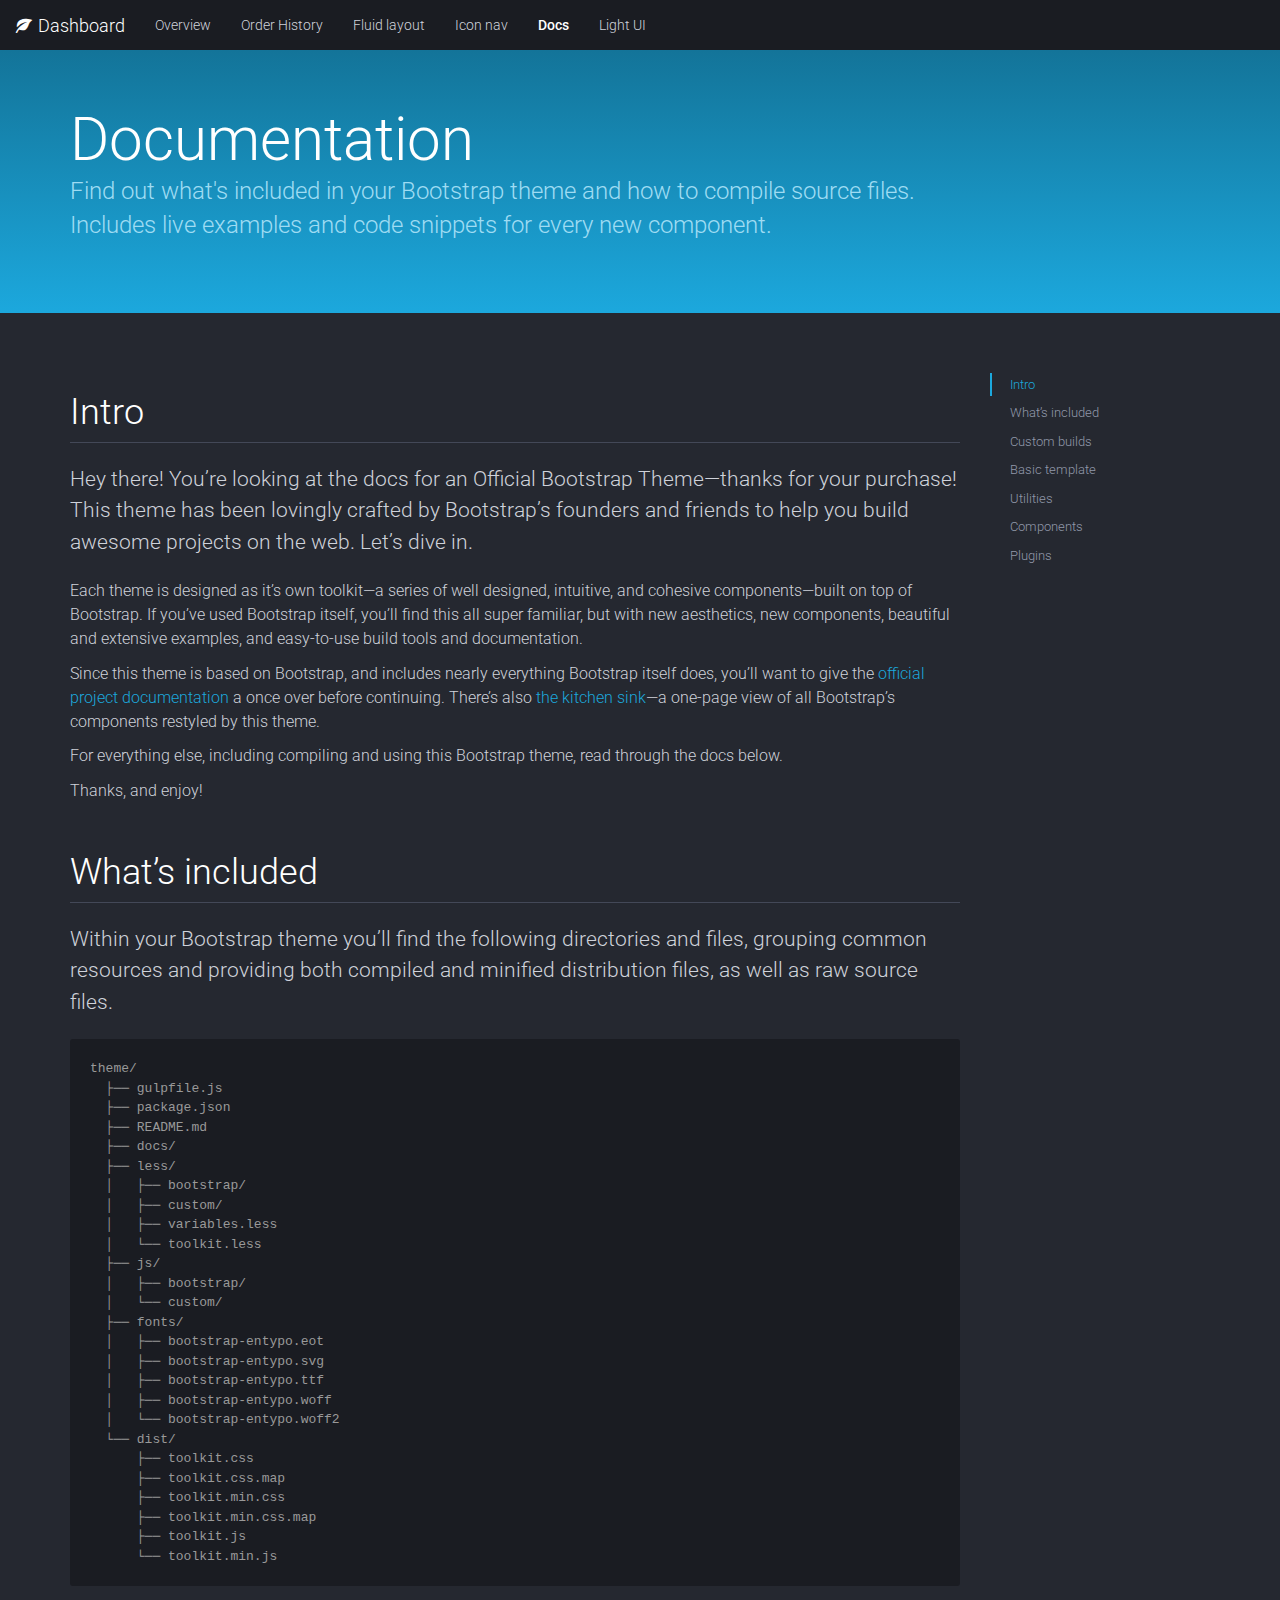
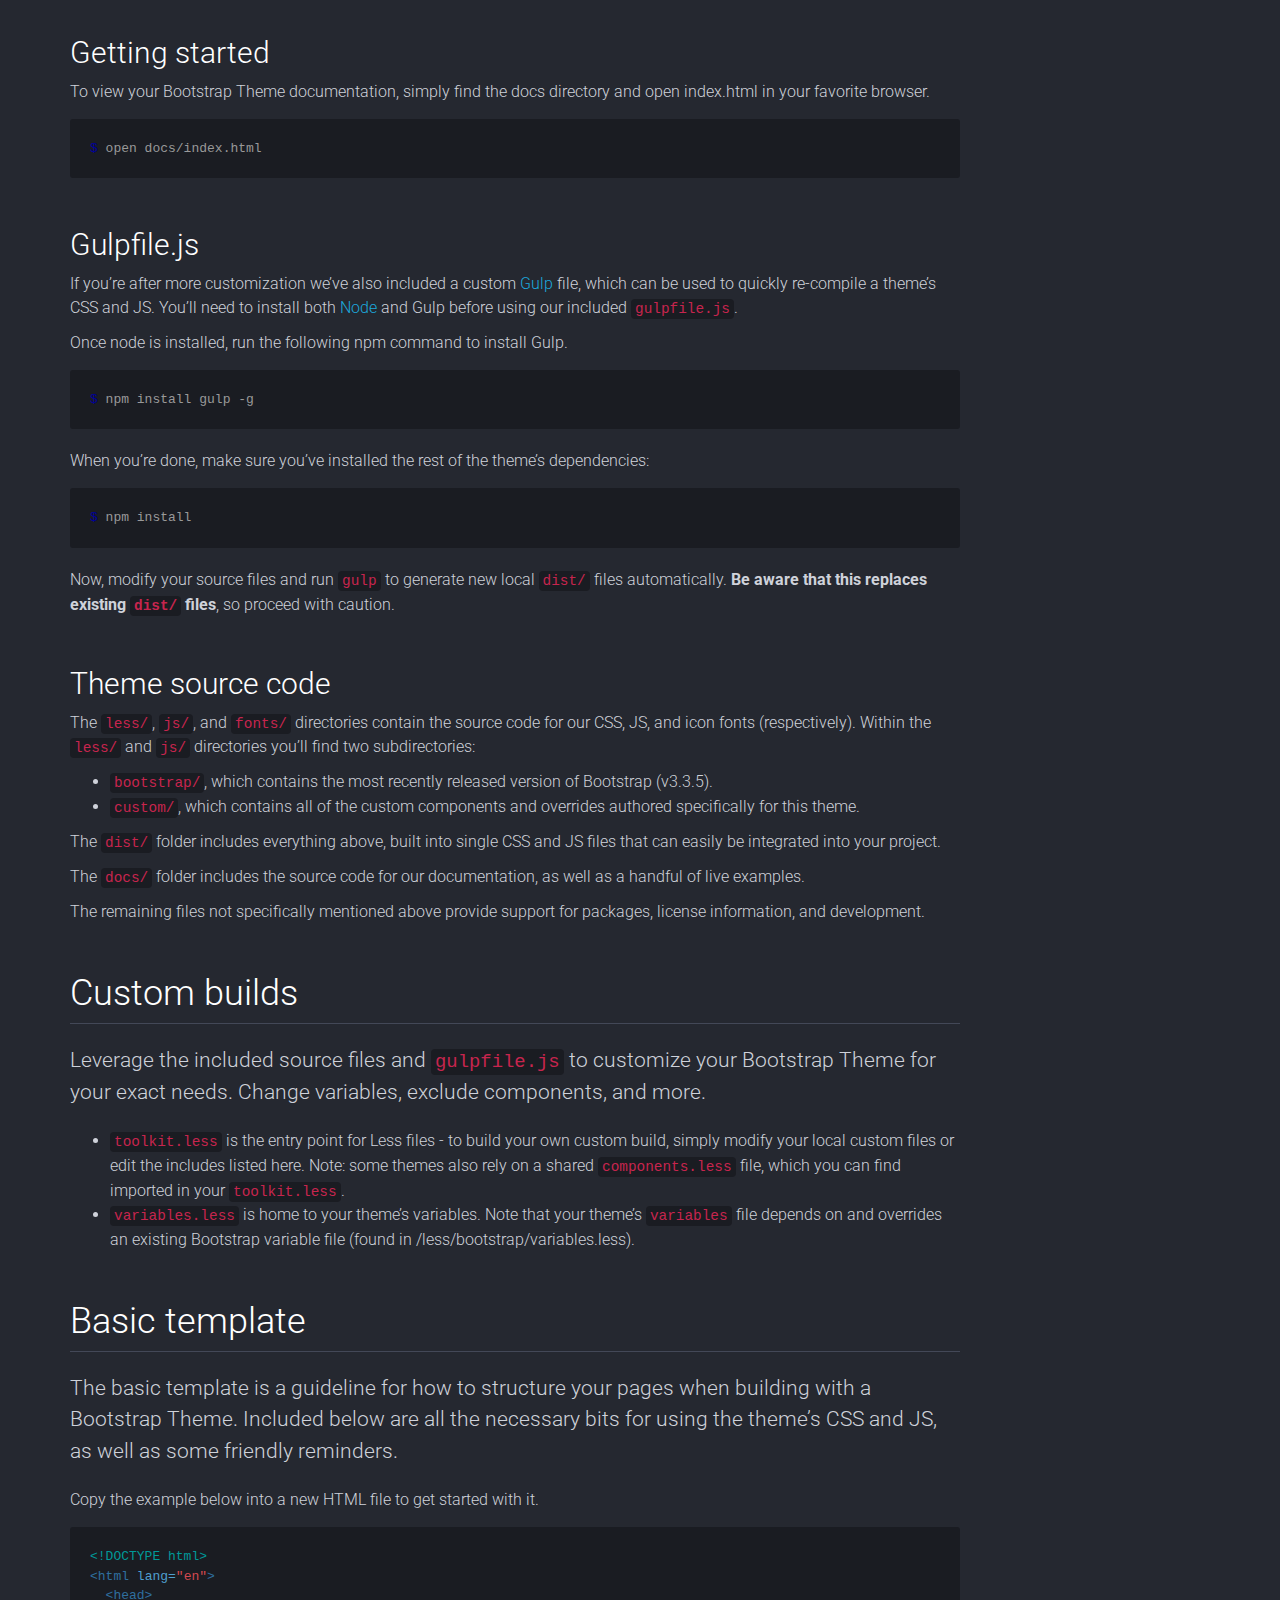
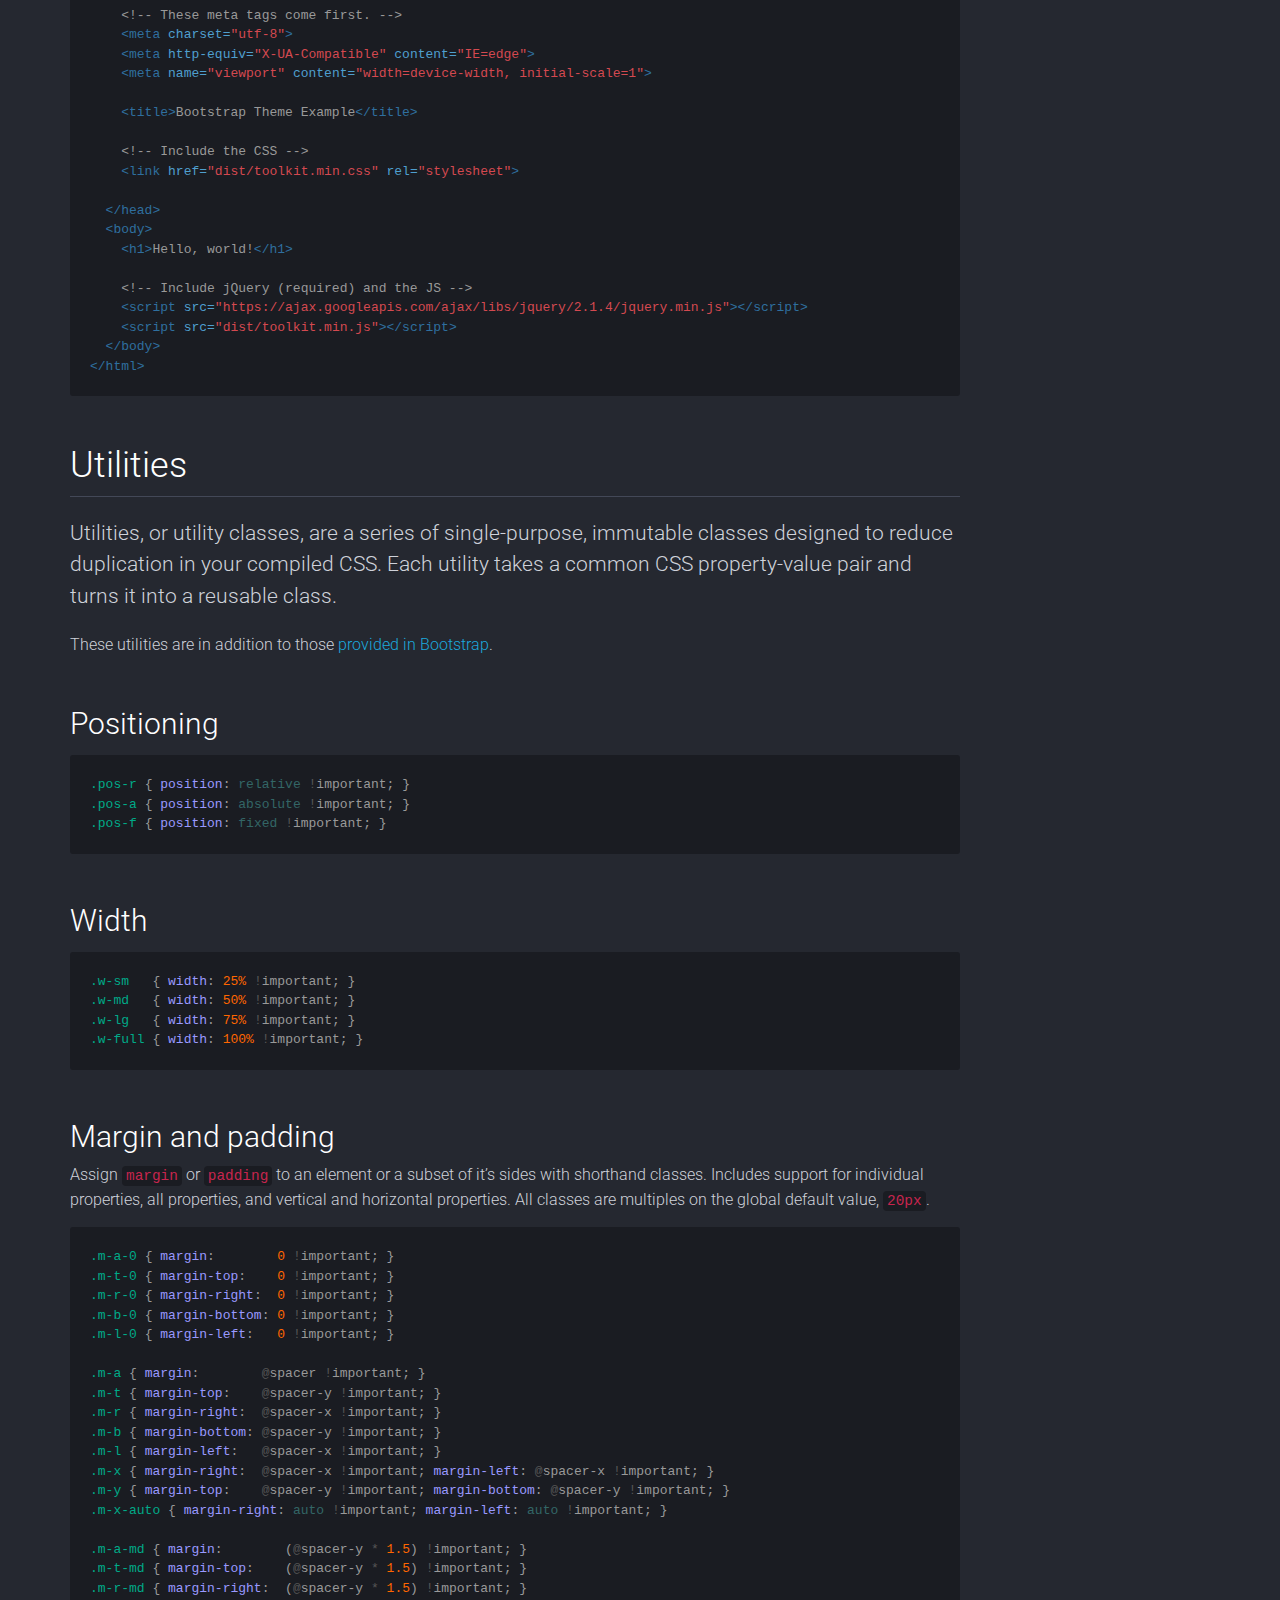
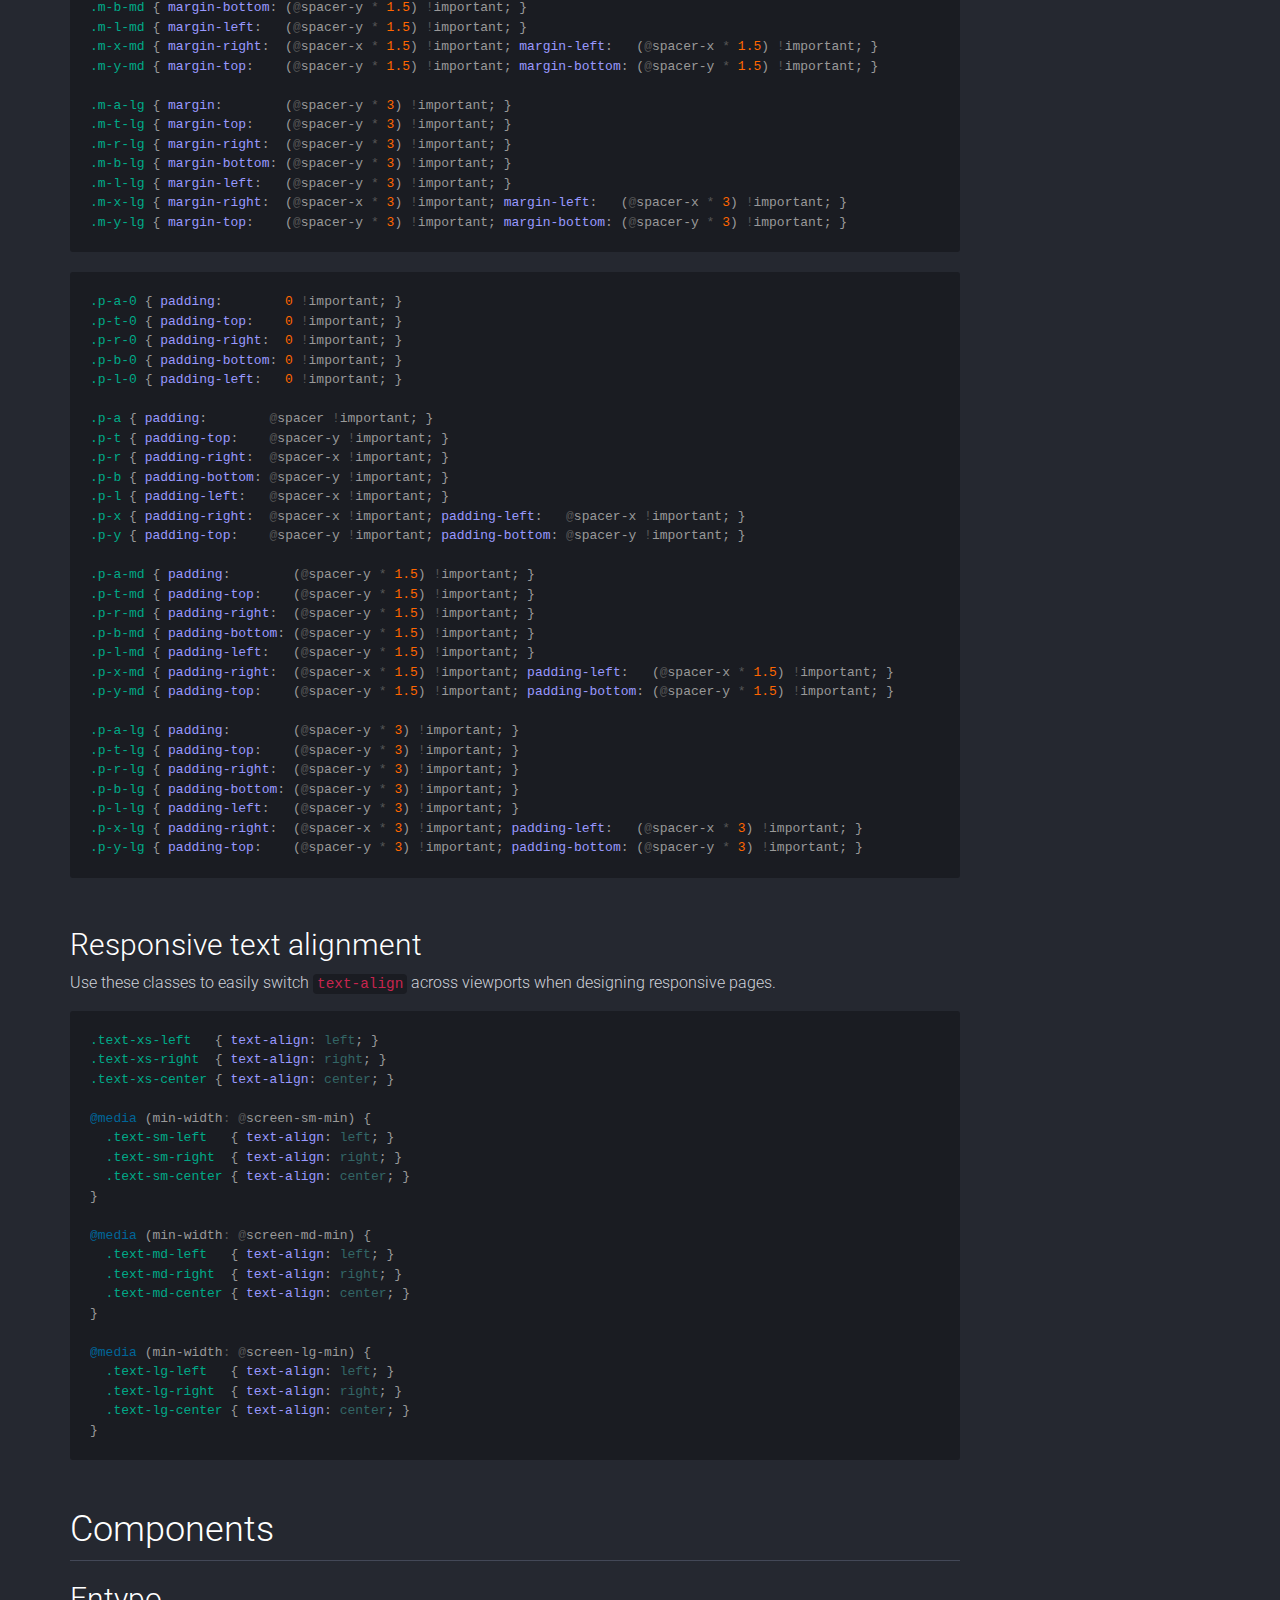
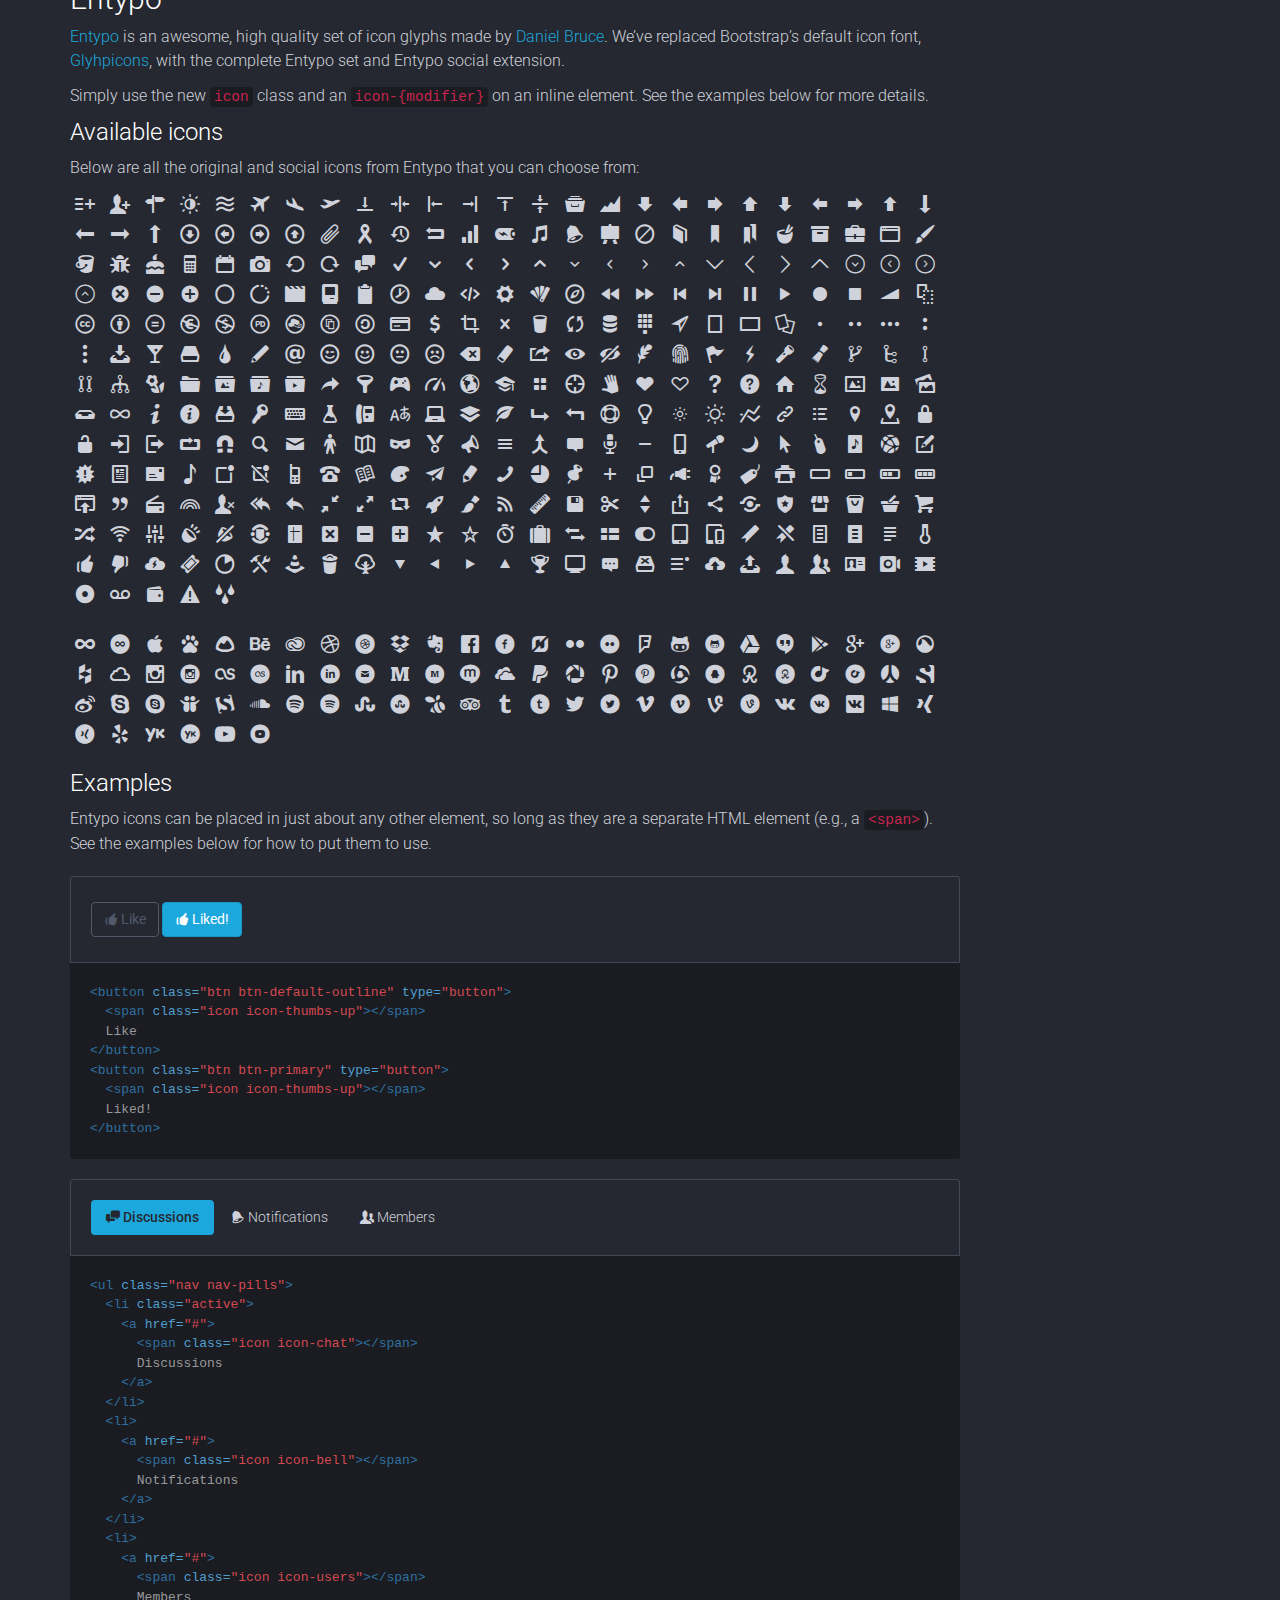
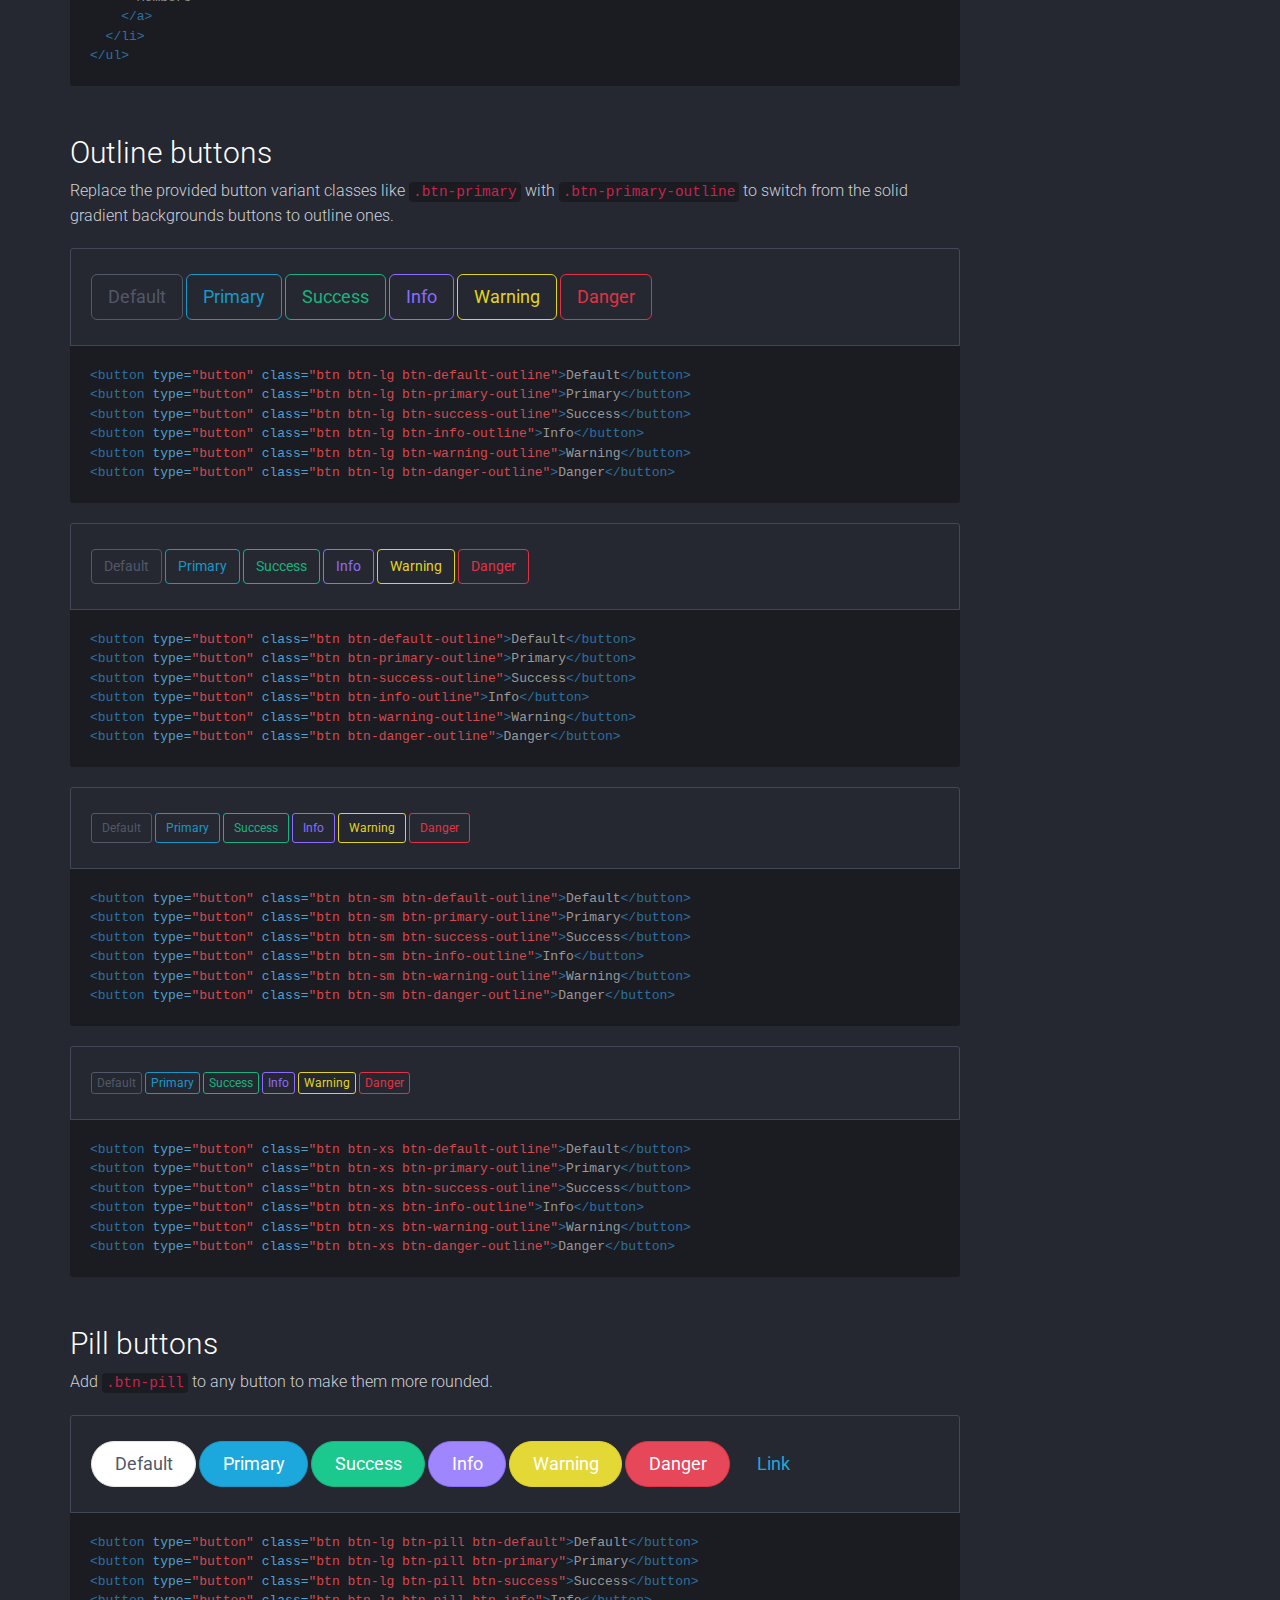
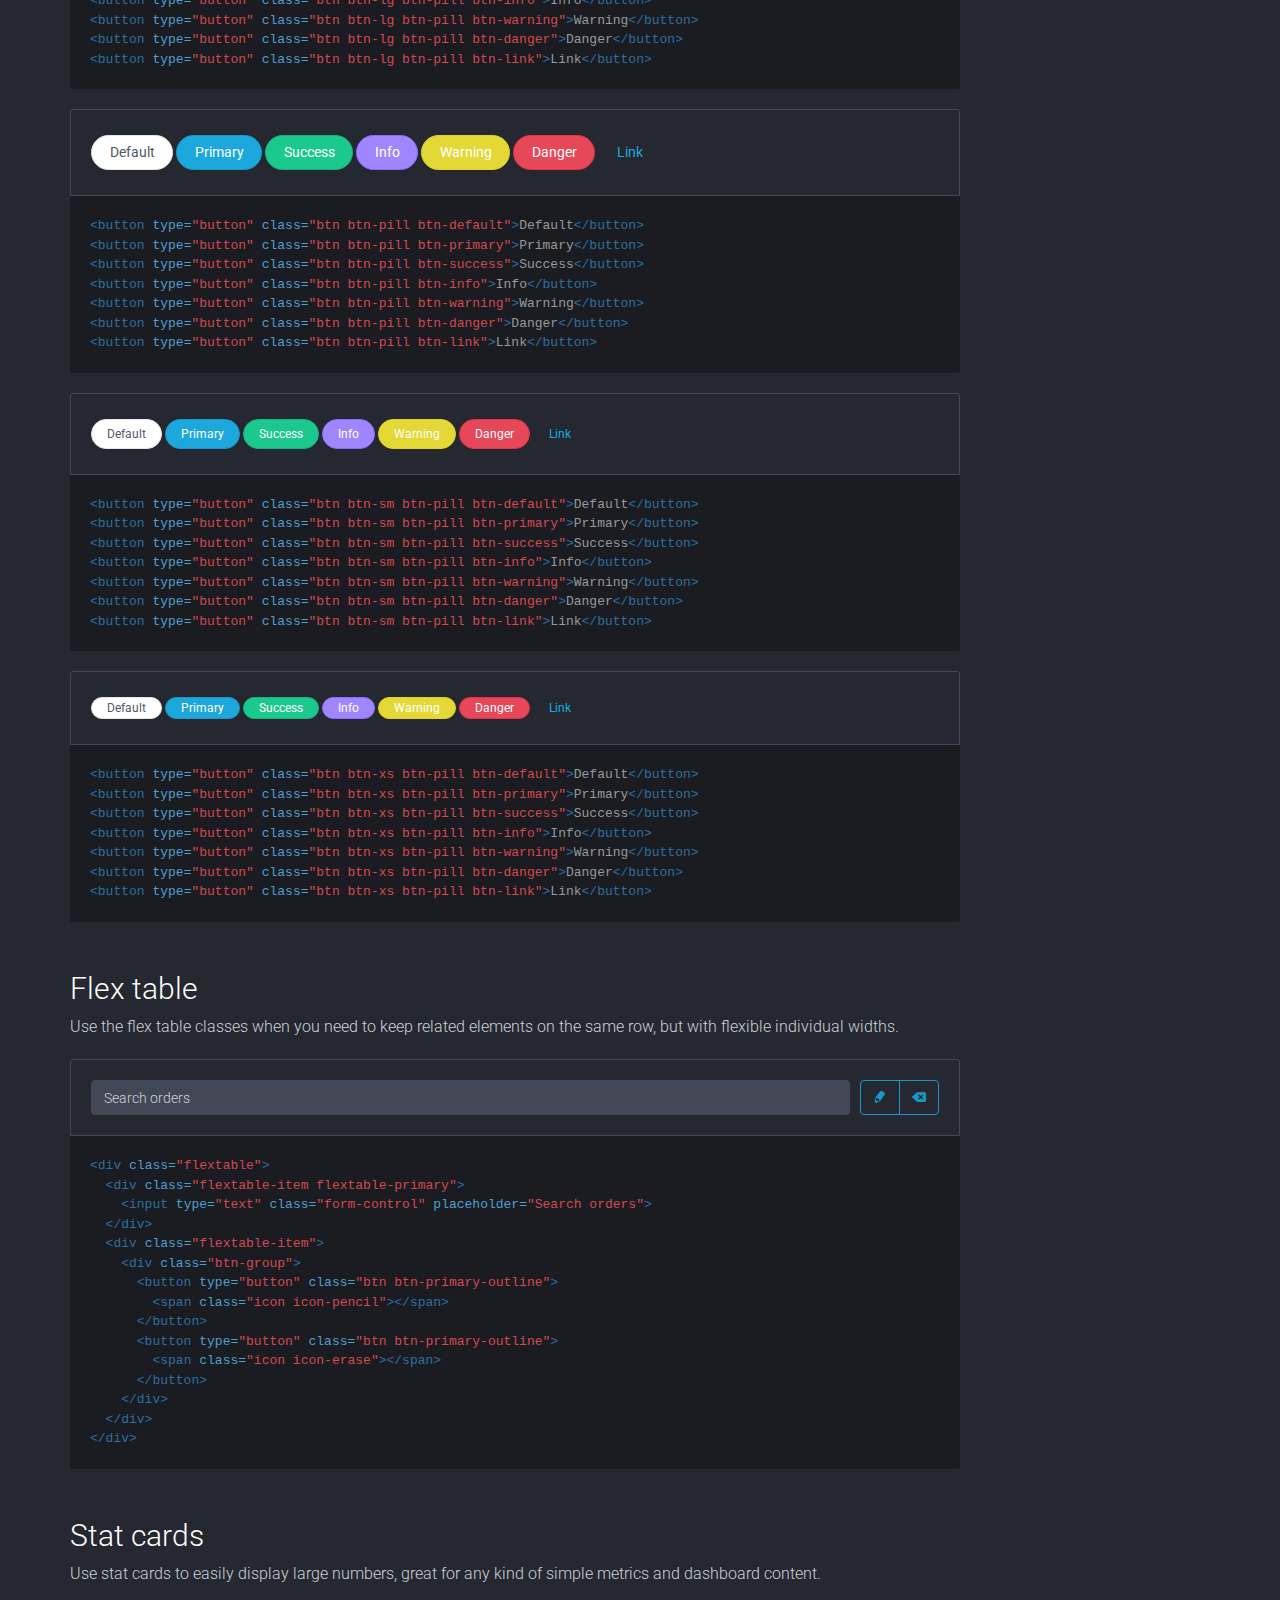
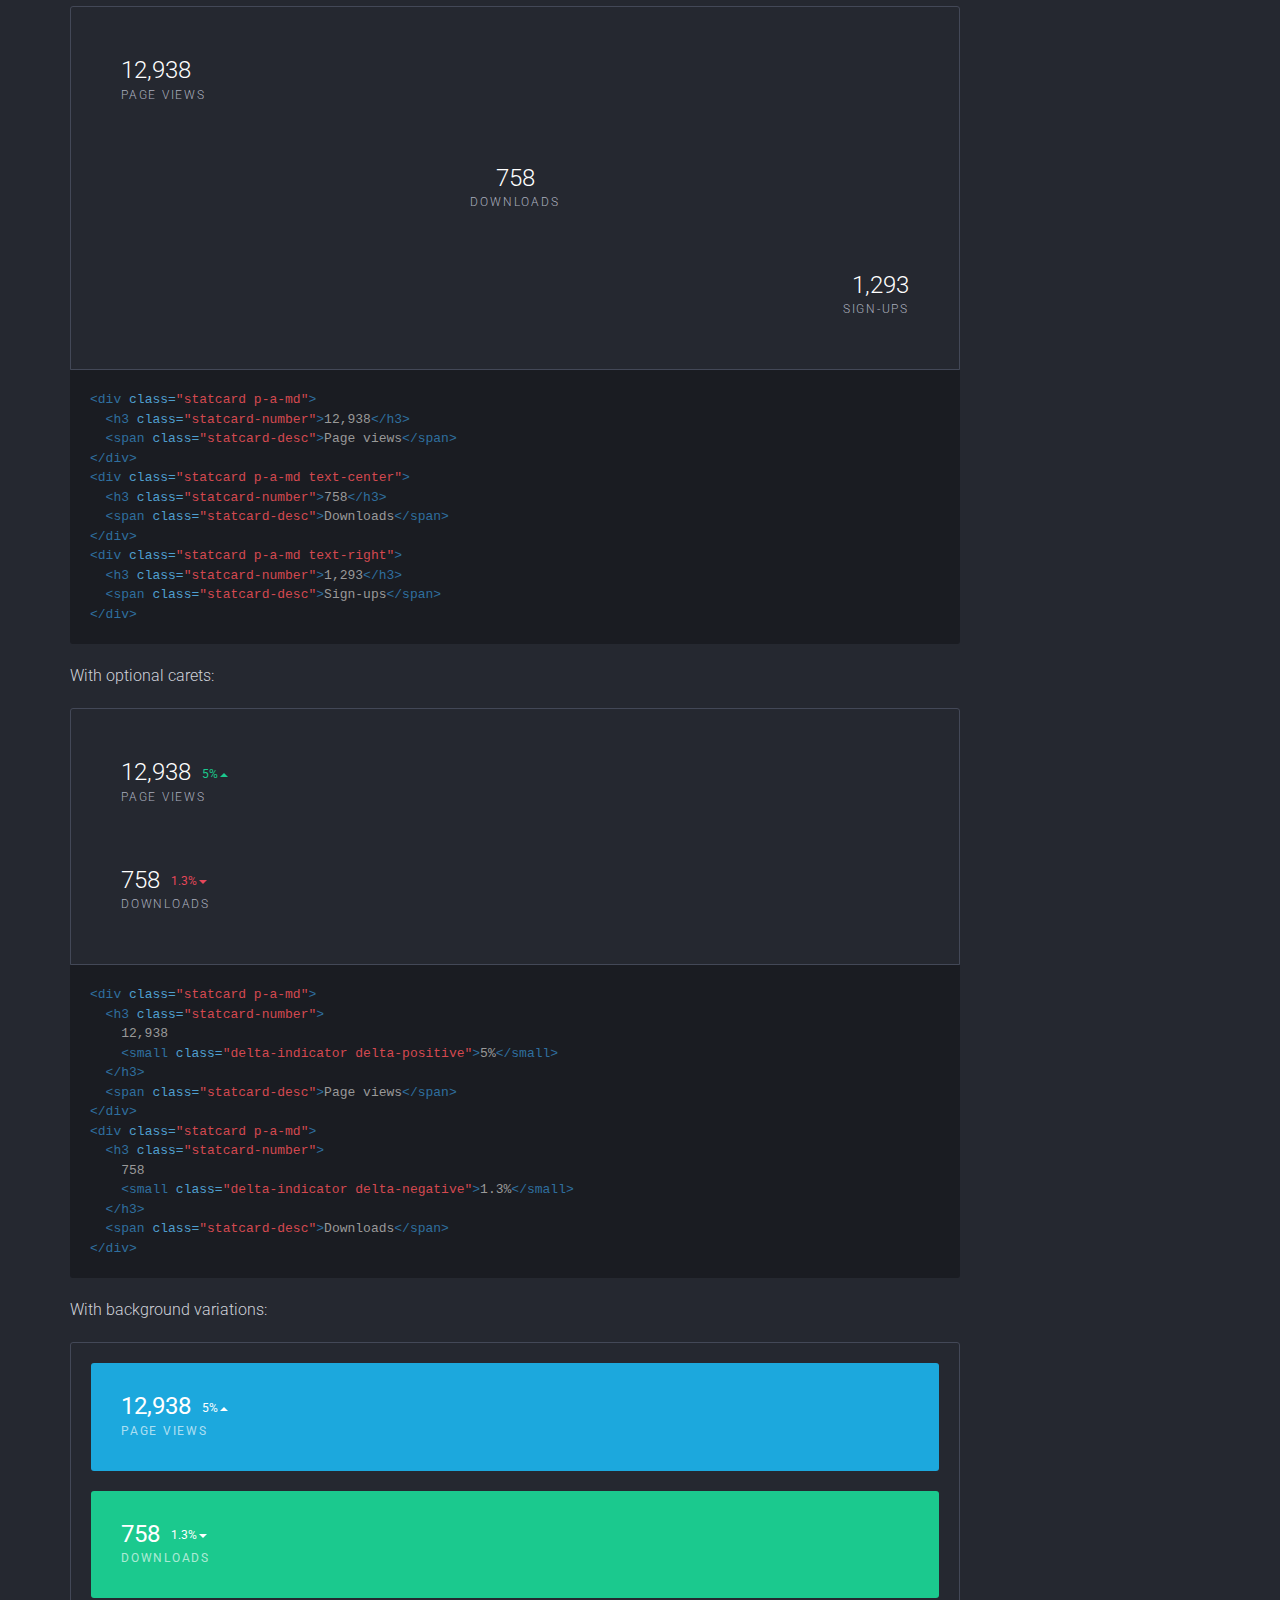
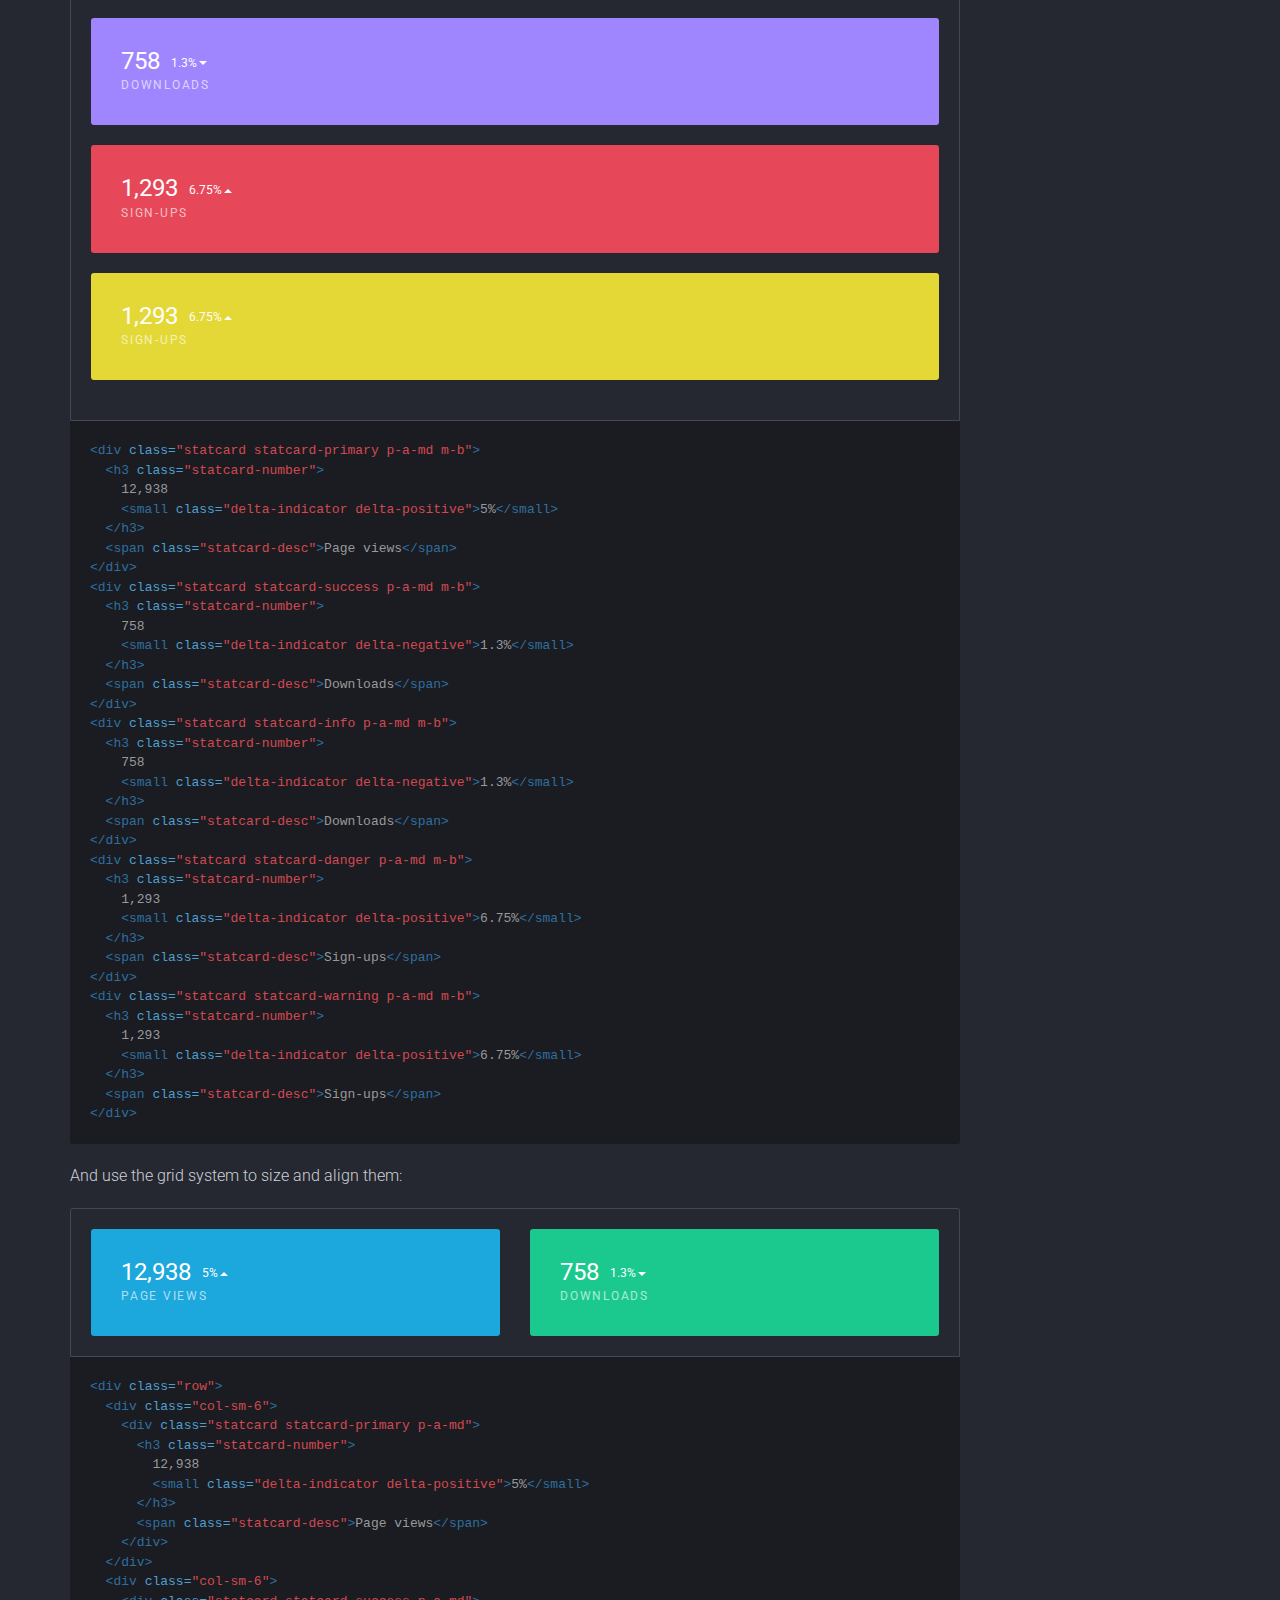
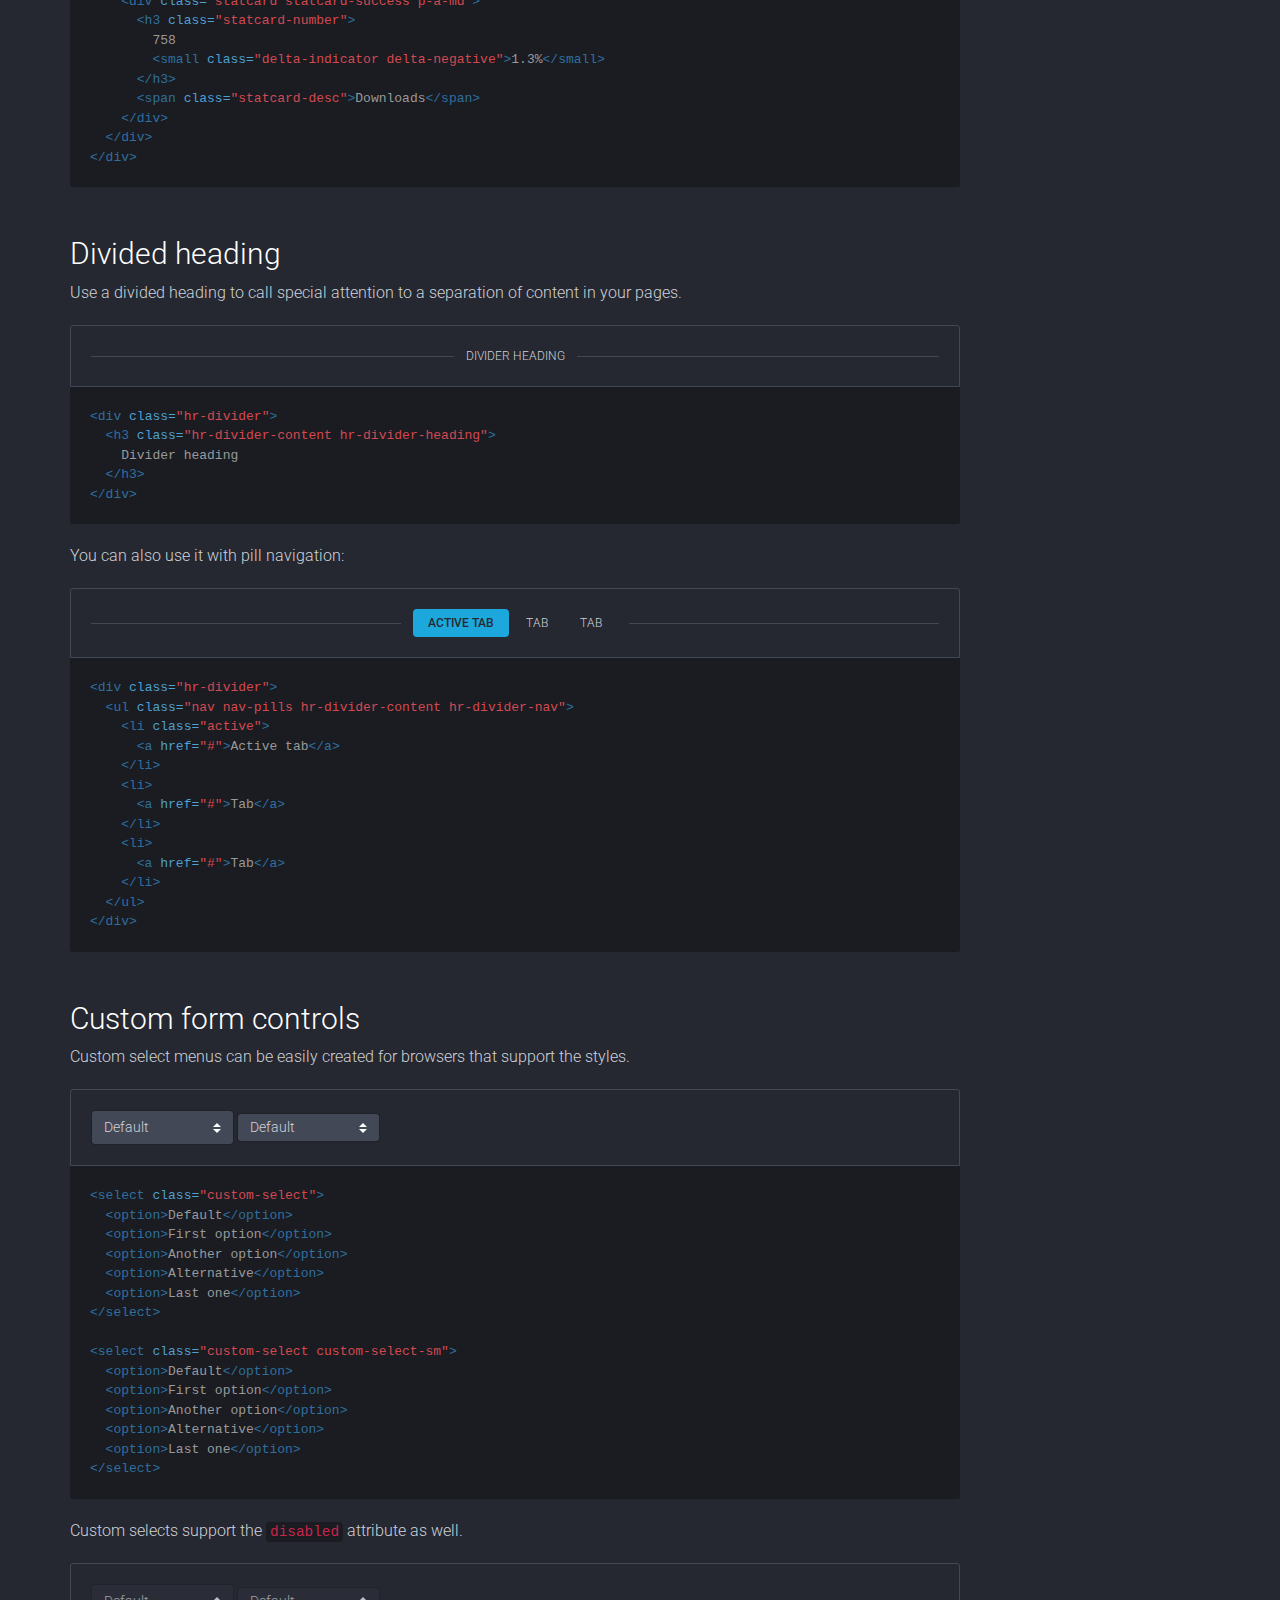
<file: bootstrap4/theme-dashboard/v3/docs/docs/index.html>
<!DOCTYPE html>
<html lang="en">
  <head>
    <meta charset="utf-8">
    <meta http-equiv="X-UA-Compatible" content="IE=edge">
    <meta name="viewport" content="width=device-width, initial-scale=1">
    <meta name="description" content="">
    <meta name="keywords" content="">
    <meta name="author" content="">

    <title>
      
        Documentation &middot; 
      
    </title>

    <link href="http://fonts.googleapis.com/css?family=Roboto:300,400,500,700,400italic" rel="stylesheet">
    
      <link href="../assets/css/toolkit-inverse.css" rel="stylesheet">
    
    
      <link href="../assets/css/docs.css" rel="stylesheet">
    
    <link href="../assets/css/application.css" rel="stylesheet">

    <style>
      /* note: this is a hack for ios iframe for bootstrap themes shopify page */
      /* this chunk of css is not part of the toolkit :) */
      body {
        width: 1px;
        min-width: 100%;
        *width: 100%;
      }
    </style>
  </head>


<body class="with-top-navbar">

  <nav class="navbar navbar-inverse navbar-fixed-top">
    <div class="container-fluid">
      <div class="navbar-header">
        <button type="button" class="navbar-toggle collapsed" data-toggle="collapse" data-target="#navbar" aria-expanded="false" aria-controls="navbar">
          <span class="sr-only">Toggle navigation</span>
          <span class="icon-bar"></span>
          <span class="icon-bar"></span>
          <span class="icon-bar"></span>
        </button>
        <a class="navbar-brand navbar-brand-emphasized" href="../index.html">
          <span class="icon icon-leaf navbar-brand-icon"></span>
          Dashboard
        </a>
      </div>
      <div id="navbar" class="navbar-collapse collapse">
        <ul class="nav navbar-nav">
          <li >
            <a href="../index.html">Overview</a>
          </li>
          <li >
            <a href="../order-history/index.html">Order History</a>
          </li>
          <li >
            <a href="../fluid/index.html">Fluid layout</a>
          </li>
          <li >
            <a href="../icon-nav/index.html">Icon nav</a>
          </li>
          <li class="active">
            <a href="../docs/index.html">
              Docs
            </a>
          </li>
          <li >
            <a href="../light/index.html">Light UI</a>
          </li>
        </ul>
      </div>
    </div>
  </nav>

  
    <div class="docs-header" id="content">
      <div class="container">
        <h1>Documentation</h1>
        <p>Find out what's included in your Bootstrap theme and how to compile source files. Includes live examples and code snippets for every new component.</p>
      </div>
    </div>
    <div class="container docs-content">
      
<h1 id="contents">Contents</h1>

<ul id="markdown-toc">
  <li><a href="#contents" id="markdown-toc-contents">Contents</a></li>
  <li><a href="#intro" id="markdown-toc-intro">Intro</a></li>
  <li><a href="#whats-included" id="markdown-toc-whats-included">What’s included</a>    <ul>
      <li><a href="#getting-started" id="markdown-toc-getting-started">Getting started</a></li>
      <li><a href="#gulpfilejs" id="markdown-toc-gulpfilejs">Gulpfile.js</a></li>
      <li><a href="#theme-source-code" id="markdown-toc-theme-source-code">Theme source code</a></li>
    </ul>
  </li>
  <li><a href="#custom-builds" id="markdown-toc-custom-builds">Custom builds</a></li>
  <li><a href="#basic-template" id="markdown-toc-basic-template">Basic template</a></li>
  <li><a href="#utilities" id="markdown-toc-utilities">Utilities</a>    <ul>
      <li><a href="#positioning" id="markdown-toc-positioning">Positioning</a></li>
      <li><a href="#width" id="markdown-toc-width">Width</a></li>
      <li><a href="#margin-and-padding" id="markdown-toc-margin-and-padding">Margin and padding</a></li>
      <li><a href="#responsive-text-alignment" id="markdown-toc-responsive-text-alignment">Responsive text alignment</a></li>
    </ul>
  </li>
  <li><a href="#components" id="markdown-toc-components">Components</a>    <ul>
      <li><a href="#entypo" id="markdown-toc-entypo">Entypo</a>        <ul>
          <li><a href="#available-icons" id="markdown-toc-available-icons">Available icons</a></li>
          <li><a href="#examples" id="markdown-toc-examples">Examples</a></li>
        </ul>
      </li>
      <li><a href="#outline-buttons" id="markdown-toc-outline-buttons">Outline buttons</a></li>
      <li><a href="#pill-buttons" id="markdown-toc-pill-buttons">Pill buttons</a></li>
      <li><a href="#flex-table" id="markdown-toc-flex-table">Flex table</a></li>
      <li><a href="#stat-cards" id="markdown-toc-stat-cards">Stat cards</a></li>
      <li><a href="#divided-heading" id="markdown-toc-divided-heading">Divided heading</a></li>
      <li><a href="#custom-form-controls" id="markdown-toc-custom-form-controls">Custom form controls</a></li>
      <li><a href="#icon-input" id="markdown-toc-icon-input">Icon input</a></li>
      <li><a href="#nav-bordered" id="markdown-toc-nav-bordered">Nav bordered</a></li>
      <li><a href="#icon-nav" id="markdown-toc-icon-nav">Icon nav</a></li>
      <li><a href="#dashhead" id="markdown-toc-dashhead">Dashhead</a></li>
      <li><a href="#list-group" id="markdown-toc-list-group">List group</a>        <ul>
          <li><a href="#list-group-header" id="markdown-toc-list-group-header">List group header</a></li>
          <li><a href="#list-group-progress" id="markdown-toc-list-group-progress">List group progress</a></li>
        </ul>
      </li>
      <li><a href="#custom-modals" id="markdown-toc-custom-modals">Custom Modals</a></li>
    </ul>
  </li>
  <li><a href="#plugins" id="markdown-toc-plugins">Plugins</a>    <ul>
      <li><a href="#tablesorter" id="markdown-toc-tablesorter">Tablesorter</a></li>
      <li><a href="#datepicker" id="markdown-toc-datepicker">Datepicker</a></li>
      <li><a href="#chartjs" id="markdown-toc-chartjs">Chart.js</a>        <ul>
          <li><a href="#data-api" id="markdown-toc-data-api">Data API</a></li>
          <li><a href="#doughnut" id="markdown-toc-doughnut">Doughnut</a></li>
          <li><a href="#bar" id="markdown-toc-bar">Bar</a></li>
          <li><a href="#line" id="markdown-toc-line">Line</a></li>
          <li><a href="#sparkline" id="markdown-toc-sparkline">Sparkline</a></li>
        </ul>
      </li>
    </ul>
  </li>
</ul>

<h1 id="intro">Intro</h1>

<p>Hey there! You’re looking at the docs for an Official Bootstrap Theme—thanks for your purchase! This theme has been lovingly crafted by Bootstrap’s founders and friends to help you build awesome projects on the web. Let’s dive in.</p>

<p>Each theme is designed as it’s own toolkit—a series of well designed, intuitive, and cohesive components—built on top of Bootstrap. If you’ve used Bootstrap itself, you’ll find this all super familiar, but with new aesthetics, new components, beautiful and extensive examples, and easy-to-use build tools and documentation.</p>

<p>Since this theme is based on Bootstrap, and includes nearly everything Bootstrap itself does, you’ll want to give the <a href="http://getbootstrap.com">official project documentation</a> a once over before continuing. There’s also <a href="../bootstrap/index.html">the kitchen sink</a>—a one-page view of all Bootstrap’s components restyled by this theme.</p>

<p>For everything else, including compiling and using this Bootstrap theme, read through the docs below.</p>

<p>Thanks, and enjoy!</p>

<h1 id="whats-included">What’s included</h1>

<p>Within your Bootstrap theme you’ll find the following directories and files, grouping common resources and providing both compiled and minified distribution files, as well as raw source files.</p>

<figure class="highlight"><pre><code class="language-bash" data-lang="bash">theme/
  ├── gulpfile.js
  ├── package.json
  ├── README.md
  ├── docs/
  ├── less/
  │   ├── bootstrap/
  │   ├── custom/
  │   ├── variables.less
  │   └── toolkit.less
  ├── js/
  │   ├── bootstrap/
  │   └── custom/
  ├── fonts/
  │   ├── bootstrap-entypo.eot
  │   ├── bootstrap-entypo.svg
  │   ├── bootstrap-entypo.ttf
  │   ├── bootstrap-entypo.woff
  │   └── bootstrap-entypo.woff2
  └── dist/
      ├── toolkit.css
      ├── toolkit.css.map
      ├── toolkit.min.css
      ├── toolkit.min.css.map
      ├── toolkit.js
      └── toolkit.min.js</code></pre></figure>

<h2 id="getting-started">Getting started</h2>

<p>To view your Bootstrap Theme documentation, simply find the docs directory and open index.html in your favorite browser.</p>

<figure class="highlight"><pre><code class="language-bash" data-lang="bash"><span class="gp">$ </span>open docs/index.html</code></pre></figure>

<h2 id="gulpfilejs">Gulpfile.js</h2>

<p>If you’re after more customization we’ve also included a custom <a href="http://gulpjs.com">Gulp</a> file, which can be used to quickly re-compile a theme’s CSS and JS. You’ll need to install both <a href="https://nodejs.org/en/download/">Node</a> and Gulp before using our included <code class="highlighter-rouge">gulpfile.js</code>.</p>

<p>Once node is installed, run the following npm command to install Gulp.</p>

<figure class="highlight"><pre><code class="language-bash" data-lang="bash"><span class="gp">$ </span>npm install gulp -g</code></pre></figure>

<p>When you’re done, make sure you’ve installed the rest of the theme’s dependencies:</p>

<figure class="highlight"><pre><code class="language-bash" data-lang="bash"><span class="gp">$ </span>npm install</code></pre></figure>

<p>Now, modify your source files and run <code class="highlighter-rouge">gulp</code> to generate new local <code class="highlighter-rouge">dist/</code> files automatically. <strong>Be aware that this replaces existing <code class="highlighter-rouge">dist/</code> files</strong>, so proceed with caution.</p>

<h2 id="theme-source-code">Theme source code</h2>

<p>The <code class="highlighter-rouge">less/</code>, <code class="highlighter-rouge">js/</code>, and <code class="highlighter-rouge">fonts/</code> directories contain the source code for our CSS, JS, and icon fonts (respectively). Within the <code class="highlighter-rouge">less/</code> and <code class="highlighter-rouge">js/</code> directories you’ll find two subdirectories:</p>

<ul>
  <li><code class="highlighter-rouge">bootstrap/</code>, which contains the most recently released version of Bootstrap (v3.3.5).</li>
  <li><code class="highlighter-rouge">custom/</code>, which contains all of the custom components and overrides authored specifically for this theme.</li>
</ul>

<p>The <code class="highlighter-rouge">dist/</code> folder includes everything above, built into single CSS and JS files that can easily be integrated into your project.</p>

<p>The <code class="highlighter-rouge">docs/</code> folder includes the source code for our documentation, as well as a handful of live examples.</p>

<p>The remaining files not specifically mentioned above provide support for packages, license information, and development.</p>

<h1 id="custom-builds">Custom builds</h1>

<p>Leverage the included source files and <code class="highlighter-rouge">gulpfile.js</code> to customize your Bootstrap Theme for your exact needs. Change variables, exclude components, and more.</p>

<ul>
  <li><code class="highlighter-rouge">toolkit.less</code> is the entry point for Less files - to build your own custom build, simply modify your local custom files or edit the includes listed here. Note: some themes also rely on a shared <code class="highlighter-rouge">components.less</code> file, which you can find imported in your <code class="highlighter-rouge">toolkit.less</code>.</li>
  <li><code class="highlighter-rouge">variables.less</code> is home to your theme’s variables. Note that your theme’s <code class="highlighter-rouge">variables</code> file depends on and overrides an existing Bootstrap variable file (found in /less/bootstrap/variables.less).</li>
</ul>

<h1 id="basic-template">Basic template</h1>

<p>The basic template is a guideline for how to structure your pages when building with a Bootstrap Theme. Included below are all the necessary bits for using the theme’s CSS and JS, as well as some friendly reminders.</p>

<p>Copy the example below into a new HTML file to get started with it.</p>

<figure class="highlight"><pre><code class="language-html" data-lang="html"><span class="cp">&lt;!DOCTYPE html&gt;</span>
<span class="nt">&lt;html</span> <span class="na">lang=</span><span class="s">"en"</span><span class="nt">&gt;</span>
  <span class="nt">&lt;head&gt;</span>
    <span class="c">&lt;!-- These meta tags come first. --&gt;</span>
    <span class="nt">&lt;meta</span> <span class="na">charset=</span><span class="s">"utf-8"</span><span class="nt">&gt;</span>
    <span class="nt">&lt;meta</span> <span class="na">http-equiv=</span><span class="s">"X-UA-Compatible"</span> <span class="na">content=</span><span class="s">"IE=edge"</span><span class="nt">&gt;</span>
    <span class="nt">&lt;meta</span> <span class="na">name=</span><span class="s">"viewport"</span> <span class="na">content=</span><span class="s">"width=device-width, initial-scale=1"</span><span class="nt">&gt;</span>

    <span class="nt">&lt;title&gt;</span>Bootstrap Theme Example<span class="nt">&lt;/title&gt;</span>

    <span class="c">&lt;!-- Include the CSS --&gt;</span>
    <span class="nt">&lt;link</span> <span class="na">href=</span><span class="s">"dist/toolkit.min.css"</span> <span class="na">rel=</span><span class="s">"stylesheet"</span><span class="nt">&gt;</span>

  <span class="nt">&lt;/head&gt;</span>
  <span class="nt">&lt;body&gt;</span>
    <span class="nt">&lt;h1&gt;</span>Hello, world!<span class="nt">&lt;/h1&gt;</span>

    <span class="c">&lt;!-- Include jQuery (required) and the JS --&gt;</span>
    <span class="nt">&lt;script </span><span class="na">src=</span><span class="s">"https://ajax.googleapis.com/ajax/libs/jquery/2.1.4/jquery.min.js"</span><span class="nt">&gt;&lt;/script&gt;</span>
    <span class="nt">&lt;script </span><span class="na">src=</span><span class="s">"dist/toolkit.min.js"</span><span class="nt">&gt;&lt;/script&gt;</span>
  <span class="nt">&lt;/body&gt;</span>
<span class="nt">&lt;/html&gt;</span></code></pre></figure>

<h1 id="utilities">Utilities</h1>

<p>Utilities, or utility classes, are a series of single-purpose, immutable classes designed to reduce duplication in your compiled CSS. Each utility takes a common CSS property-value pair and turns it into a reusable class.</p>

<p>These utilities are in addition to those <a href="http://getbootstrap.com/css/">provided in Bootstrap</a>.</p>

<h2 id="positioning">Positioning</h2>

<figure class="highlight"><pre><code class="language-scss" data-lang="scss"><span class="nc">.pos-r</span> <span class="p">{</span> <span class="nl">position</span><span class="p">:</span> <span class="nb">relative</span> <span class="o">!</span><span class="n">important</span><span class="p">;</span> <span class="p">}</span>
<span class="nc">.pos-a</span> <span class="p">{</span> <span class="nl">position</span><span class="p">:</span> <span class="nb">absolute</span> <span class="o">!</span><span class="n">important</span><span class="p">;</span> <span class="p">}</span>
<span class="nc">.pos-f</span> <span class="p">{</span> <span class="nl">position</span><span class="p">:</span> <span class="nb">fixed</span> <span class="o">!</span><span class="n">important</span><span class="p">;</span> <span class="p">}</span></code></pre></figure>

<h2 id="width">Width</h2>

<figure class="highlight"><pre><code class="language-scss" data-lang="scss"><span class="nc">.w-sm</span>   <span class="p">{</span> <span class="nl">width</span><span class="p">:</span> <span class="m">25%</span> <span class="o">!</span><span class="n">important</span><span class="p">;</span> <span class="p">}</span>
<span class="nc">.w-md</span>   <span class="p">{</span> <span class="nl">width</span><span class="p">:</span> <span class="m">50%</span> <span class="o">!</span><span class="n">important</span><span class="p">;</span> <span class="p">}</span>
<span class="nc">.w-lg</span>   <span class="p">{</span> <span class="nl">width</span><span class="p">:</span> <span class="m">75%</span> <span class="o">!</span><span class="n">important</span><span class="p">;</span> <span class="p">}</span>
<span class="nc">.w-full</span> <span class="p">{</span> <span class="nl">width</span><span class="p">:</span> <span class="m">100%</span> <span class="o">!</span><span class="n">important</span><span class="p">;</span> <span class="p">}</span></code></pre></figure>

<h2 id="margin-and-padding">Margin and padding</h2>

<p>Assign <code class="highlighter-rouge">margin</code> or <code class="highlighter-rouge">padding</code> to an element or a subset of it’s sides with shorthand classes. Includes support for individual properties, all properties, and vertical and horizontal properties. All classes are multiples on the global default value, <code class="highlighter-rouge">20px</code>.</p>

<figure class="highlight"><pre><code class="language-scss" data-lang="scss"><span class="nc">.m-a-0</span> <span class="p">{</span> <span class="nl">margin</span><span class="p">:</span>        <span class="m">0</span> <span class="o">!</span><span class="n">important</span><span class="p">;</span> <span class="p">}</span>
<span class="nc">.m-t-0</span> <span class="p">{</span> <span class="nl">margin-top</span><span class="p">:</span>    <span class="m">0</span> <span class="o">!</span><span class="n">important</span><span class="p">;</span> <span class="p">}</span>
<span class="nc">.m-r-0</span> <span class="p">{</span> <span class="nl">margin-right</span><span class="p">:</span>  <span class="m">0</span> <span class="o">!</span><span class="n">important</span><span class="p">;</span> <span class="p">}</span>
<span class="nc">.m-b-0</span> <span class="p">{</span> <span class="nl">margin-bottom</span><span class="p">:</span> <span class="m">0</span> <span class="o">!</span><span class="n">important</span><span class="p">;</span> <span class="p">}</span>
<span class="nc">.m-l-0</span> <span class="p">{</span> <span class="nl">margin-left</span><span class="p">:</span>   <span class="m">0</span> <span class="o">!</span><span class="n">important</span><span class="p">;</span> <span class="p">}</span>

<span class="nc">.m-a</span> <span class="p">{</span> <span class="nl">margin</span><span class="p">:</span>        <span class="o">@</span><span class="n">spacer</span> <span class="o">!</span><span class="n">important</span><span class="p">;</span> <span class="p">}</span>
<span class="nc">.m-t</span> <span class="p">{</span> <span class="nl">margin-top</span><span class="p">:</span>    <span class="o">@</span><span class="n">spacer-y</span> <span class="o">!</span><span class="n">important</span><span class="p">;</span> <span class="p">}</span>
<span class="nc">.m-r</span> <span class="p">{</span> <span class="nl">margin-right</span><span class="p">:</span>  <span class="o">@</span><span class="n">spacer-x</span> <span class="o">!</span><span class="n">important</span><span class="p">;</span> <span class="p">}</span>
<span class="nc">.m-b</span> <span class="p">{</span> <span class="nl">margin-bottom</span><span class="p">:</span> <span class="o">@</span><span class="n">spacer-y</span> <span class="o">!</span><span class="n">important</span><span class="p">;</span> <span class="p">}</span>
<span class="nc">.m-l</span> <span class="p">{</span> <span class="nl">margin-left</span><span class="p">:</span>   <span class="o">@</span><span class="n">spacer-x</span> <span class="o">!</span><span class="n">important</span><span class="p">;</span> <span class="p">}</span>
<span class="nc">.m-x</span> <span class="p">{</span> <span class="nl">margin-right</span><span class="p">:</span>  <span class="o">@</span><span class="n">spacer-x</span> <span class="o">!</span><span class="n">important</span><span class="p">;</span> <span class="nl">margin-left</span><span class="p">:</span> <span class="o">@</span><span class="n">spacer-x</span> <span class="o">!</span><span class="n">important</span><span class="p">;</span> <span class="p">}</span>
<span class="nc">.m-y</span> <span class="p">{</span> <span class="nl">margin-top</span><span class="p">:</span>    <span class="o">@</span><span class="n">spacer-y</span> <span class="o">!</span><span class="n">important</span><span class="p">;</span> <span class="nl">margin-bottom</span><span class="p">:</span> <span class="o">@</span><span class="n">spacer-y</span> <span class="o">!</span><span class="n">important</span><span class="p">;</span> <span class="p">}</span>
<span class="nc">.m-x-auto</span> <span class="p">{</span> <span class="nl">margin-right</span><span class="p">:</span> <span class="nb">auto</span> <span class="o">!</span><span class="n">important</span><span class="p">;</span> <span class="nl">margin-left</span><span class="p">:</span> <span class="nb">auto</span> <span class="o">!</span><span class="n">important</span><span class="p">;</span> <span class="p">}</span>

<span class="nc">.m-a-md</span> <span class="p">{</span> <span class="nl">margin</span><span class="p">:</span>        <span class="p">(</span><span class="o">@</span><span class="n">spacer-y</span> <span class="o">*</span> <span class="m">1</span><span class="mi">.5</span><span class="p">)</span> <span class="o">!</span><span class="n">important</span><span class="p">;</span> <span class="p">}</span>
<span class="nc">.m-t-md</span> <span class="p">{</span> <span class="nl">margin-top</span><span class="p">:</span>    <span class="p">(</span><span class="o">@</span><span class="n">spacer-y</span> <span class="o">*</span> <span class="m">1</span><span class="mi">.5</span><span class="p">)</span> <span class="o">!</span><span class="n">important</span><span class="p">;</span> <span class="p">}</span>
<span class="nc">.m-r-md</span> <span class="p">{</span> <span class="nl">margin-right</span><span class="p">:</span>  <span class="p">(</span><span class="o">@</span><span class="n">spacer-y</span> <span class="o">*</span> <span class="m">1</span><span class="mi">.5</span><span class="p">)</span> <span class="o">!</span><span class="n">important</span><span class="p">;</span> <span class="p">}</span>
<span class="nc">.m-b-md</span> <span class="p">{</span> <span class="nl">margin-bottom</span><span class="p">:</span> <span class="p">(</span><span class="o">@</span><span class="n">spacer-y</span> <span class="o">*</span> <span class="m">1</span><span class="mi">.5</span><span class="p">)</span> <span class="o">!</span><span class="n">important</span><span class="p">;</span> <span class="p">}</span>
<span class="nc">.m-l-md</span> <span class="p">{</span> <span class="nl">margin-left</span><span class="p">:</span>   <span class="p">(</span><span class="o">@</span><span class="n">spacer-y</span> <span class="o">*</span> <span class="m">1</span><span class="mi">.5</span><span class="p">)</span> <span class="o">!</span><span class="n">important</span><span class="p">;</span> <span class="p">}</span>
<span class="nc">.m-x-md</span> <span class="p">{</span> <span class="nl">margin-right</span><span class="p">:</span>  <span class="p">(</span><span class="o">@</span><span class="n">spacer-x</span> <span class="o">*</span> <span class="m">1</span><span class="mi">.5</span><span class="p">)</span> <span class="o">!</span><span class="n">important</span><span class="p">;</span> <span class="nl">margin-left</span><span class="p">:</span>   <span class="p">(</span><span class="o">@</span><span class="n">spacer-x</span> <span class="o">*</span> <span class="m">1</span><span class="mi">.5</span><span class="p">)</span> <span class="o">!</span><span class="n">important</span><span class="p">;</span> <span class="p">}</span>
<span class="nc">.m-y-md</span> <span class="p">{</span> <span class="nl">margin-top</span><span class="p">:</span>    <span class="p">(</span><span class="o">@</span><span class="n">spacer-y</span> <span class="o">*</span> <span class="m">1</span><span class="mi">.5</span><span class="p">)</span> <span class="o">!</span><span class="n">important</span><span class="p">;</span> <span class="nl">margin-bottom</span><span class="p">:</span> <span class="p">(</span><span class="o">@</span><span class="n">spacer-y</span> <span class="o">*</span> <span class="m">1</span><span class="mi">.5</span><span class="p">)</span> <span class="o">!</span><span class="n">important</span><span class="p">;</span> <span class="p">}</span>

<span class="nc">.m-a-lg</span> <span class="p">{</span> <span class="nl">margin</span><span class="p">:</span>        <span class="p">(</span><span class="o">@</span><span class="n">spacer-y</span> <span class="o">*</span> <span class="m">3</span><span class="p">)</span> <span class="o">!</span><span class="n">important</span><span class="p">;</span> <span class="p">}</span>
<span class="nc">.m-t-lg</span> <span class="p">{</span> <span class="nl">margin-top</span><span class="p">:</span>    <span class="p">(</span><span class="o">@</span><span class="n">spacer-y</span> <span class="o">*</span> <span class="m">3</span><span class="p">)</span> <span class="o">!</span><span class="n">important</span><span class="p">;</span> <span class="p">}</span>
<span class="nc">.m-r-lg</span> <span class="p">{</span> <span class="nl">margin-right</span><span class="p">:</span>  <span class="p">(</span><span class="o">@</span><span class="n">spacer-y</span> <span class="o">*</span> <span class="m">3</span><span class="p">)</span> <span class="o">!</span><span class="n">important</span><span class="p">;</span> <span class="p">}</span>
<span class="nc">.m-b-lg</span> <span class="p">{</span> <span class="nl">margin-bottom</span><span class="p">:</span> <span class="p">(</span><span class="o">@</span><span class="n">spacer-y</span> <span class="o">*</span> <span class="m">3</span><span class="p">)</span> <span class="o">!</span><span class="n">important</span><span class="p">;</span> <span class="p">}</span>
<span class="nc">.m-l-lg</span> <span class="p">{</span> <span class="nl">margin-left</span><span class="p">:</span>   <span class="p">(</span><span class="o">@</span><span class="n">spacer-y</span> <span class="o">*</span> <span class="m">3</span><span class="p">)</span> <span class="o">!</span><span class="n">important</span><span class="p">;</span> <span class="p">}</span>
<span class="nc">.m-x-lg</span> <span class="p">{</span> <span class="nl">margin-right</span><span class="p">:</span>  <span class="p">(</span><span class="o">@</span><span class="n">spacer-x</span> <span class="o">*</span> <span class="m">3</span><span class="p">)</span> <span class="o">!</span><span class="n">important</span><span class="p">;</span> <span class="nl">margin-left</span><span class="p">:</span>   <span class="p">(</span><span class="o">@</span><span class="n">spacer-x</span> <span class="o">*</span> <span class="m">3</span><span class="p">)</span> <span class="o">!</span><span class="n">important</span><span class="p">;</span> <span class="p">}</span>
<span class="nc">.m-y-lg</span> <span class="p">{</span> <span class="nl">margin-top</span><span class="p">:</span>    <span class="p">(</span><span class="o">@</span><span class="n">spacer-y</span> <span class="o">*</span> <span class="m">3</span><span class="p">)</span> <span class="o">!</span><span class="n">important</span><span class="p">;</span> <span class="nl">margin-bottom</span><span class="p">:</span> <span class="p">(</span><span class="o">@</span><span class="n">spacer-y</span> <span class="o">*</span> <span class="m">3</span><span class="p">)</span> <span class="o">!</span><span class="n">important</span><span class="p">;</span> <span class="p">}</span></code></pre></figure>

<figure class="highlight"><pre><code class="language-scss" data-lang="scss"><span class="nc">.p-a-0</span> <span class="p">{</span> <span class="nl">padding</span><span class="p">:</span>        <span class="m">0</span> <span class="o">!</span><span class="n">important</span><span class="p">;</span> <span class="p">}</span>
<span class="nc">.p-t-0</span> <span class="p">{</span> <span class="nl">padding-top</span><span class="p">:</span>    <span class="m">0</span> <span class="o">!</span><span class="n">important</span><span class="p">;</span> <span class="p">}</span>
<span class="nc">.p-r-0</span> <span class="p">{</span> <span class="nl">padding-right</span><span class="p">:</span>  <span class="m">0</span> <span class="o">!</span><span class="n">important</span><span class="p">;</span> <span class="p">}</span>
<span class="nc">.p-b-0</span> <span class="p">{</span> <span class="nl">padding-bottom</span><span class="p">:</span> <span class="m">0</span> <span class="o">!</span><span class="n">important</span><span class="p">;</span> <span class="p">}</span>
<span class="nc">.p-l-0</span> <span class="p">{</span> <span class="nl">padding-left</span><span class="p">:</span>   <span class="m">0</span> <span class="o">!</span><span class="n">important</span><span class="p">;</span> <span class="p">}</span>

<span class="nc">.p-a</span> <span class="p">{</span> <span class="nl">padding</span><span class="p">:</span>        <span class="o">@</span><span class="n">spacer</span> <span class="o">!</span><span class="n">important</span><span class="p">;</span> <span class="p">}</span>
<span class="nc">.p-t</span> <span class="p">{</span> <span class="nl">padding-top</span><span class="p">:</span>    <span class="o">@</span><span class="n">spacer-y</span> <span class="o">!</span><span class="n">important</span><span class="p">;</span> <span class="p">}</span>
<span class="nc">.p-r</span> <span class="p">{</span> <span class="nl">padding-right</span><span class="p">:</span>  <span class="o">@</span><span class="n">spacer-x</span> <span class="o">!</span><span class="n">important</span><span class="p">;</span> <span class="p">}</span>
<span class="nc">.p-b</span> <span class="p">{</span> <span class="nl">padding-bottom</span><span class="p">:</span> <span class="o">@</span><span class="n">spacer-y</span> <span class="o">!</span><span class="n">important</span><span class="p">;</span> <span class="p">}</span>
<span class="nc">.p-l</span> <span class="p">{</span> <span class="nl">padding-left</span><span class="p">:</span>   <span class="o">@</span><span class="n">spacer-x</span> <span class="o">!</span><span class="n">important</span><span class="p">;</span> <span class="p">}</span>
<span class="nc">.p-x</span> <span class="p">{</span> <span class="nl">padding-right</span><span class="p">:</span>  <span class="o">@</span><span class="n">spacer-x</span> <span class="o">!</span><span class="n">important</span><span class="p">;</span> <span class="nl">padding-left</span><span class="p">:</span>   <span class="o">@</span><span class="n">spacer-x</span> <span class="o">!</span><span class="n">important</span><span class="p">;</span> <span class="p">}</span>
<span class="nc">.p-y</span> <span class="p">{</span> <span class="nl">padding-top</span><span class="p">:</span>    <span class="o">@</span><span class="n">spacer-y</span> <span class="o">!</span><span class="n">important</span><span class="p">;</span> <span class="nl">padding-bottom</span><span class="p">:</span> <span class="o">@</span><span class="n">spacer-y</span> <span class="o">!</span><span class="n">important</span><span class="p">;</span> <span class="p">}</span>

<span class="nc">.p-a-md</span> <span class="p">{</span> <span class="nl">padding</span><span class="p">:</span>        <span class="p">(</span><span class="o">@</span><span class="n">spacer-y</span> <span class="o">*</span> <span class="m">1</span><span class="mi">.5</span><span class="p">)</span> <span class="o">!</span><span class="n">important</span><span class="p">;</span> <span class="p">}</span>
<span class="nc">.p-t-md</span> <span class="p">{</span> <span class="nl">padding-top</span><span class="p">:</span>    <span class="p">(</span><span class="o">@</span><span class="n">spacer-y</span> <span class="o">*</span> <span class="m">1</span><span class="mi">.5</span><span class="p">)</span> <span class="o">!</span><span class="n">important</span><span class="p">;</span> <span class="p">}</span>
<span class="nc">.p-r-md</span> <span class="p">{</span> <span class="nl">padding-right</span><span class="p">:</span>  <span class="p">(</span><span class="o">@</span><span class="n">spacer-y</span> <span class="o">*</span> <span class="m">1</span><span class="mi">.5</span><span class="p">)</span> <span class="o">!</span><span class="n">important</span><span class="p">;</span> <span class="p">}</span>
<span class="nc">.p-b-md</span> <span class="p">{</span> <span class="nl">padding-bottom</span><span class="p">:</span> <span class="p">(</span><span class="o">@</span><span class="n">spacer-y</span> <span class="o">*</span> <span class="m">1</span><span class="mi">.5</span><span class="p">)</span> <span class="o">!</span><span class="n">important</span><span class="p">;</span> <span class="p">}</span>
<span class="nc">.p-l-md</span> <span class="p">{</span> <span class="nl">padding-left</span><span class="p">:</span>   <span class="p">(</span><span class="o">@</span><span class="n">spacer-y</span> <span class="o">*</span> <span class="m">1</span><span class="mi">.5</span><span class="p">)</span> <span class="o">!</span><span class="n">important</span><span class="p">;</span> <span class="p">}</span>
<span class="nc">.p-x-md</span> <span class="p">{</span> <span class="nl">padding-right</span><span class="p">:</span>  <span class="p">(</span><span class="o">@</span><span class="n">spacer-x</span> <span class="o">*</span> <span class="m">1</span><span class="mi">.5</span><span class="p">)</span> <span class="o">!</span><span class="n">important</span><span class="p">;</span> <span class="nl">padding-left</span><span class="p">:</span>   <span class="p">(</span><span class="o">@</span><span class="n">spacer-x</span> <span class="o">*</span> <span class="m">1</span><span class="mi">.5</span><span class="p">)</span> <span class="o">!</span><span class="n">important</span><span class="p">;</span> <span class="p">}</span>
<span class="nc">.p-y-md</span> <span class="p">{</span> <span class="nl">padding-top</span><span class="p">:</span>    <span class="p">(</span><span class="o">@</span><span class="n">spacer-y</span> <span class="o">*</span> <span class="m">1</span><span class="mi">.5</span><span class="p">)</span> <span class="o">!</span><span class="n">important</span><span class="p">;</span> <span class="nl">padding-bottom</span><span class="p">:</span> <span class="p">(</span><span class="o">@</span><span class="n">spacer-y</span> <span class="o">*</span> <span class="m">1</span><span class="mi">.5</span><span class="p">)</span> <span class="o">!</span><span class="n">important</span><span class="p">;</span> <span class="p">}</span>

<span class="nc">.p-a-lg</span> <span class="p">{</span> <span class="nl">padding</span><span class="p">:</span>        <span class="p">(</span><span class="o">@</span><span class="n">spacer-y</span> <span class="o">*</span> <span class="m">3</span><span class="p">)</span> <span class="o">!</span><span class="n">important</span><span class="p">;</span> <span class="p">}</span>
<span class="nc">.p-t-lg</span> <span class="p">{</span> <span class="nl">padding-top</span><span class="p">:</span>    <span class="p">(</span><span class="o">@</span><span class="n">spacer-y</span> <span class="o">*</span> <span class="m">3</span><span class="p">)</span> <span class="o">!</span><span class="n">important</span><span class="p">;</span> <span class="p">}</span>
<span class="nc">.p-r-lg</span> <span class="p">{</span> <span class="nl">padding-right</span><span class="p">:</span>  <span class="p">(</span><span class="o">@</span><span class="n">spacer-y</span> <span class="o">*</span> <span class="m">3</span><span class="p">)</span> <span class="o">!</span><span class="n">important</span><span class="p">;</span> <span class="p">}</span>
<span class="nc">.p-b-lg</span> <span class="p">{</span> <span class="nl">padding-bottom</span><span class="p">:</span> <span class="p">(</span><span class="o">@</span><span class="n">spacer-y</span> <span class="o">*</span> <span class="m">3</span><span class="p">)</span> <span class="o">!</span><span class="n">important</span><span class="p">;</span> <span class="p">}</span>
<span class="nc">.p-l-lg</span> <span class="p">{</span> <span class="nl">padding-left</span><span class="p">:</span>   <span class="p">(</span><span class="o">@</span><span class="n">spacer-y</span> <span class="o">*</span> <span class="m">3</span><span class="p">)</span> <span class="o">!</span><span class="n">important</span><span class="p">;</span> <span class="p">}</span>
<span class="nc">.p-x-lg</span> <span class="p">{</span> <span class="nl">padding-right</span><span class="p">:</span>  <span class="p">(</span><span class="o">@</span><span class="n">spacer-x</span> <span class="o">*</span> <span class="m">3</span><span class="p">)</span> <span class="o">!</span><span class="n">important</span><span class="p">;</span> <span class="nl">padding-left</span><span class="p">:</span>   <span class="p">(</span><span class="o">@</span><span class="n">spacer-x</span> <span class="o">*</span> <span class="m">3</span><span class="p">)</span> <span class="o">!</span><span class="n">important</span><span class="p">;</span> <span class="p">}</span>
<span class="nc">.p-y-lg</span> <span class="p">{</span> <span class="nl">padding-top</span><span class="p">:</span>    <span class="p">(</span><span class="o">@</span><span class="n">spacer-y</span> <span class="o">*</span> <span class="m">3</span><span class="p">)</span> <span class="o">!</span><span class="n">important</span><span class="p">;</span> <span class="nl">padding-bottom</span><span class="p">:</span> <span class="p">(</span><span class="o">@</span><span class="n">spacer-y</span> <span class="o">*</span> <span class="m">3</span><span class="p">)</span> <span class="o">!</span><span class="n">important</span><span class="p">;</span> <span class="p">}</span></code></pre></figure>

<h2 id="responsive-text-alignment">Responsive text alignment</h2>

<p>Use these classes to easily switch <code class="highlighter-rouge">text-align</code> across viewports when designing responsive pages.</p>

<figure class="highlight"><pre><code class="language-scss" data-lang="scss"><span class="nc">.text-xs-left</span>   <span class="p">{</span> <span class="nl">text-align</span><span class="p">:</span> <span class="nb">left</span><span class="p">;</span> <span class="p">}</span>
<span class="nc">.text-xs-right</span>  <span class="p">{</span> <span class="nl">text-align</span><span class="p">:</span> <span class="nb">right</span><span class="p">;</span> <span class="p">}</span>
<span class="nc">.text-xs-center</span> <span class="p">{</span> <span class="nl">text-align</span><span class="p">:</span> <span class="nb">center</span><span class="p">;</span> <span class="p">}</span>

<span class="k">@media</span> <span class="p">(</span><span class="n">min-width</span><span class="o">:</span> <span class="o">@</span><span class="n">screen-sm-min</span><span class="p">)</span> <span class="p">{</span>
  <span class="nc">.text-sm-left</span>   <span class="p">{</span> <span class="nl">text-align</span><span class="p">:</span> <span class="nb">left</span><span class="p">;</span> <span class="p">}</span>
  <span class="nc">.text-sm-right</span>  <span class="p">{</span> <span class="nl">text-align</span><span class="p">:</span> <span class="nb">right</span><span class="p">;</span> <span class="p">}</span>
  <span class="nc">.text-sm-center</span> <span class="p">{</span> <span class="nl">text-align</span><span class="p">:</span> <span class="nb">center</span><span class="p">;</span> <span class="p">}</span>
<span class="p">}</span>

<span class="k">@media</span> <span class="p">(</span><span class="n">min-width</span><span class="o">:</span> <span class="o">@</span><span class="n">screen-md-min</span><span class="p">)</span> <span class="p">{</span>
  <span class="nc">.text-md-left</span>   <span class="p">{</span> <span class="nl">text-align</span><span class="p">:</span> <span class="nb">left</span><span class="p">;</span> <span class="p">}</span>
  <span class="nc">.text-md-right</span>  <span class="p">{</span> <span class="nl">text-align</span><span class="p">:</span> <span class="nb">right</span><span class="p">;</span> <span class="p">}</span>
  <span class="nc">.text-md-center</span> <span class="p">{</span> <span class="nl">text-align</span><span class="p">:</span> <span class="nb">center</span><span class="p">;</span> <span class="p">}</span>
<span class="p">}</span>

<span class="k">@media</span> <span class="p">(</span><span class="n">min-width</span><span class="o">:</span> <span class="o">@</span><span class="n">screen-lg-min</span><span class="p">)</span> <span class="p">{</span>
  <span class="nc">.text-lg-left</span>   <span class="p">{</span> <span class="nl">text-align</span><span class="p">:</span> <span class="nb">left</span><span class="p">;</span> <span class="p">}</span>
  <span class="nc">.text-lg-right</span>  <span class="p">{</span> <span class="nl">text-align</span><span class="p">:</span> <span class="nb">right</span><span class="p">;</span> <span class="p">}</span>
  <span class="nc">.text-lg-center</span> <span class="p">{</span> <span class="nl">text-align</span><span class="p">:</span> <span class="nb">center</span><span class="p">;</span> <span class="p">}</span>
<span class="p">}</span></code></pre></figure>

<h1 id="components">Components</h1>

<h2 id="entypo">Entypo</h2>

<p><a href="http://entypo.com">Entypo</a> is an awesome, high quality set of icon glyphs made by <a href="http://www.danielbruce.se">Daniel Bruce</a>. We’ve replaced Bootstrap’s default icon font, <a href="http://glyphicons.com">Glyhpicons</a>, with the complete Entypo set and Entypo social extension.</p>

<p>Simply use the new <code class="highlighter-rouge">icon</code> class and an <code class="highlighter-rouge">icon-{modifier}</code> on an inline element. See the examples below for more details.</p>

<h3 id="available-icons">Available icons</h3>

<p>Below are all the original and social icons from Entypo that you can choose from:</p>

<div class="docs-icons">
  <span class="icon icon-add-to-list"></span>
  <span class="icon icon-add-user"></span>
  <span class="icon icon-address"></span>
  <span class="icon icon-adjust"></span>
  <span class="icon icon-air"></span>
  <span class="icon icon-aircraft"></span>
  <span class="icon icon-aircraft-landing"></span>
  <span class="icon icon-aircraft-take-off"></span>
  <span class="icon icon-align-bottom"></span>
  <span class="icon icon-align-horizontal-middle"></span>
  <span class="icon icon-align-left"></span>
  <span class="icon icon-align-right"></span>
  <span class="icon icon-align-top"></span>
  <span class="icon icon-align-vertical-middle"></span>
  <span class="icon icon-archive"></span>
  <span class="icon icon-area-graph"></span>
  <span class="icon icon-arrow-bold-down"></span>
  <span class="icon icon-arrow-bold-left"></span>
  <span class="icon icon-arrow-bold-right"></span>
  <span class="icon icon-arrow-bold-up"></span>
  <span class="icon icon-arrow-down"></span>
  <span class="icon icon-arrow-left"></span>
  <span class="icon icon-arrow-right"></span>
  <span class="icon icon-arrow-up"></span>
  <span class="icon icon-arrow-long-down"></span>
  <span class="icon icon-arrow-long-left"></span>
  <span class="icon icon-arrow-long-right"></span>
  <span class="icon icon-arrow-long-up"></span>
  <span class="icon icon-arrow-with-circle-down"></span>
  <span class="icon icon-arrow-with-circle-left"></span>
  <span class="icon icon-arrow-with-circle-right"></span>
  <span class="icon icon-arrow-with-circle-up"></span>
  <span class="icon icon-attachment"></span>
  <span class="icon icon-awareness-ribbon"></span>
  <span class="icon icon-back-in-time"></span>
  <span class="icon icon-back"></span>
  <span class="icon icon-bar-graph"></span>
  <span class="icon icon-battery"></span>
  <span class="icon icon-beamed-note"></span>
  <span class="icon icon-bell"></span>
  <span class="icon icon-blackboard"></span>
  <span class="icon icon-block"></span>
  <span class="icon icon-book"></span>
  <span class="icon icon-bookmark"></span>
  <span class="icon icon-bookmarks"></span>
  <span class="icon icon-bowl"></span>
  <span class="icon icon-box"></span>
  <span class="icon icon-briefcase"></span>
  <span class="icon icon-browser"></span>
  <span class="icon icon-brush"></span>
  <span class="icon icon-bucket"></span>
  <span class="icon icon-bug"></span>
  <span class="icon icon-cake"></span>
  <span class="icon icon-calculator"></span>
  <span class="icon icon-calendar"></span>
  <span class="icon icon-camera"></span>
  <span class="icon icon-ccw"></span>
  <span class="icon icon-cw"></span>
  <span class="icon icon-chat"></span>
  <span class="icon icon-check"></span>
  <span class="icon icon-chevron-down"></span>
  <span class="icon icon-chevron-left"></span>
  <span class="icon icon-chevron-right"></span>
  <span class="icon icon-chevron-up"></span>
  <span class="icon icon-chevron-small-down"></span>
  <span class="icon icon-chevron-small-left"></span>
  <span class="icon icon-chevron-small-right"></span>
  <span class="icon icon-chevron-small-up"></span>
  <span class="icon icon-chevron-thin-down"></span>
  <span class="icon icon-chevron-thin-left"></span>
  <span class="icon icon-chevron-thin-right"></span>
  <span class="icon icon-chevron-thin-up"></span>
  <span class="icon icon-chevron-with-circle-down"></span>
  <span class="icon icon-chevron-with-circle-left"></span>
  <span class="icon icon-chevron-with-circle-right"></span>
  <span class="icon icon-chevron-with-circle-up"></span>
  <span class="icon icon-circle-with-cross"></span>
  <span class="icon icon-circle-with-minus"></span>
  <span class="icon icon-circle-with-plus"></span>
  <span class="icon icon-circle"></span>
  <span class="icon icon-circular-graph"></span>
  <span class="icon icon-clapperboard"></span>
  <span class="icon icon-classic-computer"></span>
  <span class="icon icon-clipboard"></span>
  <span class="icon icon-clock"></span>
  <span class="icon icon-cloud"></span>
  <span class="icon icon-code"></span>
  <span class="icon icon-cog"></span>
  <span class="icon icon-colours"></span>
  <span class="icon icon-compass"></span>
  <span class="icon icon-controller-fast-backward"></span>
  <span class="icon icon-controller-fast-forward"></span>
  <span class="icon icon-controller-jump-to-start"></span>
  <span class="icon icon-controller-next"></span>
  <span class="icon icon-controller-paus"></span>
  <span class="icon icon-controller-play"></span>
  <span class="icon icon-controller-record"></span>
  <span class="icon icon-controller-stop"></span>
  <span class="icon icon-controller-volume"></span>
  <span class="icon icon-copy"></span>
  <span class="icon icon-creative-commons"></span>
  <span class="icon icon-creative-commons-attribution"></span>
  <span class="icon icon-creative-commons-noderivs"></span>
  <span class="icon icon-creative-commons-noncommercial-eu"></span>
  <span class="icon icon-creative-commons-noncommercial-us"></span>
  <span class="icon icon-creative-commons-public-domain"></span>
  <span class="icon icon-creative-commons-remix"></span>
  <span class="icon icon-creative-commons-share"></span>
  <span class="icon icon-creative-commons-sharealike"></span>
  <span class="icon icon-credit-card"></span>
  <span class="icon icon-credit"></span>
  <span class="icon icon-crop"></span>
  <span class="icon icon-cross"></span>
  <span class="icon icon-cup"></span>
  <span class="icon icon-cycle"></span>
  <span class="icon icon-database"></span>
  <span class="icon icon-dial-pad"></span>
  <span class="icon icon-direction"></span>
  <span class="icon icon-document"></span>
  <span class="icon icon-document-landscape"></span>
  <span class="icon icon-documents"></span>
  <span class="icon icon-dot-single"></span>
  <span class="icon icon-dots-two-horizontal"></span>
  <span class="icon icon-dots-three-horizontal"></span>
  <span class="icon icon-dots-two-vertical"></span>
  <span class="icon icon-dots-three-vertical"></span>
  <span class="icon icon-download"></span>
  <span class="icon icon-drink"></span>
  <span class="icon icon-drive"></span>
  <span class="icon icon-drop"></span>
  <span class="icon icon-edit"></span>
  <span class="icon icon-email"></span>
  <span class="icon icon-emoji-flirt"></span>
  <span class="icon icon-emoji-happy"></span>
  <span class="icon icon-emoji-neutral"></span>
  <span class="icon icon-emoji-sad"></span>
  <span class="icon icon-erase"></span>
  <span class="icon icon-eraser"></span>
  <span class="icon icon-export"></span>
  <span class="icon icon-eye"></span>
  <span class="icon icon-eye-with-line"></span>
  <span class="icon icon-feather"></span>
  <span class="icon icon-fingerprint"></span>
  <span class="icon icon-flag"></span>
  <span class="icon icon-flash"></span>
  <span class="icon icon-flashlight"></span>
  <span class="icon icon-flat-brush"></span>
  <span class="icon icon-flow-branch"></span>
  <span class="icon icon-flow-cascade"></span>
  <span class="icon icon-flow-line"></span>
  <span class="icon icon-flow-parallel"></span>
  <span class="icon icon-flow-tree"></span>
  <span class="icon icon-flower"></span>
  <span class="icon icon-folder"></span>
  <span class="icon icon-folder-images"></span>
  <span class="icon icon-folder-music"></span>
  <span class="icon icon-folder-video"></span>
  <span class="icon icon-forward"></span>
  <span class="icon icon-funnel"></span>
  <span class="icon icon-game-controller"></span>
  <span class="icon icon-gauge"></span>
  <span class="icon icon-globe"></span>
  <span class="icon icon-graduation-cap"></span>
  <span class="icon icon-grid"></span>
  <span class="icon icon-hair-cross"></span>
  <span class="icon icon-hand"></span>
  <span class="icon icon-heart"></span>
  <span class="icon icon-heart-outlined"></span>
  <span class="icon icon-help"></span>
  <span class="icon icon-help-with-circle"></span>
  <span class="icon icon-home"></span>
  <span class="icon icon-hour-glass"></span>
  <span class="icon icon-image"></span>
  <span class="icon icon-image-inverted"></span>
  <span class="icon icon-images"></span>
  <span class="icon icon-inbox"></span>
  <span class="icon icon-infinity"></span>
  <span class="icon icon-info"></span>
  <span class="icon icon-info-with-circle"></span>
  <span class="icon icon-install"></span>
  <span class="icon icon-key"></span>
  <span class="icon icon-keyboard"></span>
  <span class="icon icon-lab-flask"></span>
  <span class="icon icon-landline"></span>
  <span class="icon icon-language"></span>
  <span class="icon icon-laptop"></span>
  <span class="icon icon-layers"></span>
  <span class="icon icon-leaf"></span>
  <span class="icon icon-level-down"></span>
  <span class="icon icon-level-up"></span>
  <span class="icon icon-lifebuoy"></span>
  <span class="icon icon-light-bulb"></span>
  <span class="icon icon-light-down"></span>
  <span class="icon icon-light-up"></span>
  <span class="icon icon-line-graph"></span>
  <span class="icon icon-link"></span>
  <span class="icon icon-list"></span>
  <span class="icon icon-location-pin"></span>
  <span class="icon icon-location"></span>
  <span class="icon icon-lock"></span>
  <span class="icon icon-lock-open"></span>
  <span class="icon icon-login"></span>
  <span class="icon icon-log-out"></span>
  <span class="icon icon-loop"></span>
  <span class="icon icon-magnet"></span>
  <span class="icon icon-magnifying-glass"></span>
  <span class="icon icon-mail"></span>
  <span class="icon icon-man"></span>
  <span class="icon icon-map"></span>
  <span class="icon icon-mask"></span>
  <span class="icon icon-medal"></span>
  <span class="icon icon-megaphone"></span>
  <span class="icon icon-menu"></span>
  <span class="icon icon-merge"></span>
  <span class="icon icon-message"></span>
  <span class="icon icon-mic"></span>
  <span class="icon icon-minus"></span>
  <span class="icon icon-mobile"></span>
  <span class="icon icon-modern-mic"></span>
  <span class="icon icon-moon"></span>
  <span class="icon icon-mouse-pointer"></span>
  <span class="icon icon-mouse"></span>
  <span class="icon icon-music"></span>
  <span class="icon icon-network"></span>
  <span class="icon icon-new-message"></span>
  <span class="icon icon-new"></span>
  <span class="icon icon-news"></span>
  <span class="icon icon-newsletter"></span>
  <span class="icon icon-note"></span>
  <span class="icon icon-notification"></span>
  <span class="icon icon-notifications-off"></span>
  <span class="icon icon-old-mobile"></span>
  <span class="icon icon-old-phone"></span>
  <span class="icon icon-open-book"></span>
  <span class="icon icon-palette"></span>
  <span class="icon icon-paper-plane"></span>
  <span class="icon icon-pencil"></span>
  <span class="icon icon-phone"></span>
  <span class="icon icon-pie-chart"></span>
  <span class="icon icon-pin"></span>
  <span class="icon icon-plus"></span>
  <span class="icon icon-popup"></span>
  <span class="icon icon-power-plug"></span>
  <span class="icon icon-price-ribbon"></span>
  <span class="icon icon-price-tag"></span>
  <span class="icon icon-print"></span>
  <span class="icon icon-progress-empty"></span>
  <span class="icon icon-progress-one"></span>
  <span class="icon icon-progress-two"></span>
  <span class="icon icon-progress-full"></span>
  <span class="icon icon-publish"></span>
  <span class="icon icon-quote"></span>
  <span class="icon icon-radio"></span>
  <span class="icon icon-rainbow"></span>
  <span class="icon icon-remove-user"></span>
  <span class="icon icon-reply-all"></span>
  <span class="icon icon-reply"></span>
  <span class="icon icon-resize-100"></span>
  <span class="icon icon-resize-full-screen"></span>
  <span class="icon icon-retweet"></span>
  <span class="icon icon-rocket"></span>
  <span class="icon icon-round-brush"></span>
  <span class="icon icon-rss"></span>
  <span class="icon icon-ruler"></span>
  <span class="icon icon-save"></span>
  <span class="icon icon-scissors"></span>
  <span class="icon icon-select-arrows"></span>
  <span class="icon icon-share-alternative"></span>
  <span class="icon icon-share"></span>
  <span class="icon icon-shareable"></span>
  <span class="icon icon-shield"></span>
  <span class="icon icon-shop"></span>
  <span class="icon icon-shopping-bag"></span>
  <span class="icon icon-shopping-basket"></span>
  <span class="icon icon-shopping-cart"></span>
  <span class="icon icon-shuffle"></span>
  <span class="icon icon-signal"></span>
  <span class="icon icon-sound-mix"></span>
  <span class="icon icon-sound"></span>
  <span class="icon icon-sound-mute"></span>
  <span class="icon icon-sports-club"></span>
  <span class="icon icon-spreadsheet"></span>
  <span class="icon icon-squared-cross"></span>
  <span class="icon icon-squared-minus"></span>
  <span class="icon icon-squared-plus"></span>
  <span class="icon icon-star"></span>
  <span class="icon icon-star-outlined"></span>
  <span class="icon icon-stopwatch"></span>
  <span class="icon icon-suitcase"></span>
  <span class="icon icon-swap"></span>
  <span class="icon icon-sweden"></span>
  <span class="icon icon-switch"></span>
  <span class="icon icon-tablet"></span>
  <span class="icon icon-tablet-mobile-combo"></span>
  <span class="icon icon-tag"></span>
  <span class="icon icon-untag"></span>
  <span class="icon icon-text-document"></span>
  <span class="icon icon-text-document-inverted"></span>
  <span class="icon icon-text"></span>
  <span class="icon icon-thermometer"></span>
  <span class="icon icon-thumbs-up"></span>
  <span class="icon icon-thumbs-down"></span>
  <span class="icon icon-thunder-cloud"></span>
  <span class="icon icon-ticket"></span>
  <span class="icon icon-time-slot"></span>
  <span class="icon icon-tools"></span>
  <span class="icon icon-traffic-cone"></span>
  <span class="icon icon-trash"></span>
  <span class="icon icon-tree"></span>
  <span class="icon icon-triangle-down"></span>
  <span class="icon icon-triangle-left"></span>
  <span class="icon icon-triangle-right"></span>
  <span class="icon icon-triangle-up"></span>
  <span class="icon icon-trophy"></span>
  <span class="icon icon-tv"></span>
  <span class="icon icon-typing"></span>
  <span class="icon icon-uninstall"></span>
  <span class="icon icon-unread"></span>
  <span class="icon icon-upload-to-cloud"></span>
  <span class="icon icon-upload"></span>
  <span class="icon icon-user"></span>
  <span class="icon icon-users"></span>
  <span class="icon icon-v-card"></span>
  <span class="icon icon-video-camera"></span>
  <span class="icon icon-video"></span>
  <span class="icon icon-vinyl"></span>
  <span class="icon icon-voicemail"></span>
  <span class="icon icon-wallet"></span>
  <span class="icon icon-warning"></span>
  <span class="icon icon-water"></span>
</div>

<div class="docs-icons">
  <span class="icon icon-500px"></span>
  <span class="icon icon-500px-with-circle"></span>
  <span class="icon icon-app-store"></span>
  <span class="icon icon-baidu"></span>
  <span class="icon icon-basecamp"></span>
  <span class="icon icon-behance"></span>
  <span class="icon icon-creative-cloud"></span>
  <span class="icon icon-dribbble"></span>
  <span class="icon icon-dribbble-with-circle"></span>
  <span class="icon icon-dropbox"></span>
  <span class="icon icon-evernote"></span>
  <span class="icon icon-facebook"></span>
  <span class="icon icon-facebook-with-circle"></span>
  <span class="icon icon-flattr"></span>
  <span class="icon icon-flickr"></span>
  <span class="icon icon-flickr-with-circle"></span>
  <span class="icon icon-foursquare"></span>
  <span class="icon icon-github"></span>
  <span class="icon icon-github-with-circle"></span>
  <span class="icon icon-google-drive"></span>
  <span class="icon icon-google-hangouts"></span>
  <span class="icon icon-google-play"></span>
  <span class="icon icon-google-plus"></span>
  <span class="icon icon-google-plus-with-circle"></span>
  <span class="icon icon-grooveshark"></span>
  <span class="icon icon-houzz"></span>
  <span class="icon icon-icloud"></span>
  <span class="icon icon-instagram"></span>
  <span class="icon icon-instagram-with-circle"></span>
  <span class="icon icon-lastfm"></span>
  <span class="icon icon-lastfm-with-circle"></span>
  <span class="icon icon-linkedin"></span>
  <span class="icon icon-linkedin-with-circle"></span>
  <span class="icon icon-mail-with-circle"></span>
  <span class="icon icon-medium"></span>
  <span class="icon icon-medium-with-circle"></span>
  <span class="icon icon-mixi"></span>
  <span class="icon icon-onedrive"></span>
  <span class="icon icon-paypal"></span>
  <span class="icon icon-picasa"></span>
  <span class="icon icon-pinterest"></span>
  <span class="icon icon-pinterest-with-circle"></span>
  <span class="icon icon-qq"></span>
  <span class="icon icon-qq-with-circle"></span>
  <span class="icon icon-raft"></span>
  <span class="icon icon-raft-with-circle"></span>
  <span class="icon icon-rdio"></span>
  <span class="icon icon-rdio-with-circle"></span>
  <span class="icon icon-renren"></span>
  <span class="icon icon-scribd"></span>
  <span class="icon icon-sina-weibo"></span>
  <span class="icon icon-skype"></span>
  <span class="icon icon-skype-with-circle"></span>
  <span class="icon icon-slideshare"></span>
  <span class="icon icon-smashing"></span>
  <span class="icon icon-soundcloud"></span>
  <span class="icon icon-spotify"></span>
  <span class="icon icon-spotify-with-circle"></span>
  <span class="icon icon-stumbleupon"></span>
  <span class="icon icon-stumbleupon-with-circle"></span>
  <span class="icon icon-swarm"></span>
  <span class="icon icon-tripadvisor"></span>
  <span class="icon icon-tumblr"></span>
  <span class="icon icon-tumblr-with-circle"></span>
  <span class="icon icon-twitter"></span>
  <span class="icon icon-twitter-with-circle"></span>
  <span class="icon icon-vimeo"></span>
  <span class="icon icon-vimeo-with-circle"></span>
  <span class="icon icon-vine"></span>
  <span class="icon icon-vine-with-circle"></span>
  <span class="icon icon-vk"></span>
  <span class="icon icon-vk-with-circle"></span>
  <span class="icon icon-vk-alternitive"></span>
  <span class="icon icon-windows-store"></span>
  <span class="icon icon-xing"></span>
  <span class="icon icon-xing-with-circle"></span>
  <span class="icon icon-yelp"></span>
  <span class="icon icon-youko"></span>
  <span class="icon icon-youko-with-circle"></span>
  <span class="icon icon-youtube"></span>
  <span class="icon icon-youtube-with-circle"></span>
</div>

<h3 id="examples">Examples</h3>

<p>Entypo icons can be placed in just about any other element, so long as they are a separate HTML element (e.g., a <code class="highlighter-rouge">&lt;span&gt;</code>). See the examples below for how to put them to use.</p>

<div class="docs-example" data-example-id="">
<button class="btn btn-default-outline" type="button">
  <span class="icon icon-thumbs-up"></span>
  Like
</button>
<button class="btn btn-primary" type="button">
  <span class="icon icon-thumbs-up"></span>
  Liked!
</button>
</div>
<div class="highlight"><pre><code class="language-html" data-lang="html"><span class="nt">&lt;button</span> <span class="na">class=</span><span class="s">"btn btn-default-outline"</span> <span class="na">type=</span><span class="s">"button"</span><span class="nt">&gt;</span>
  <span class="nt">&lt;span</span> <span class="na">class=</span><span class="s">"icon icon-thumbs-up"</span><span class="nt">&gt;&lt;/span&gt;</span>
  Like
<span class="nt">&lt;/button&gt;</span>
<span class="nt">&lt;button</span> <span class="na">class=</span><span class="s">"btn btn-primary"</span> <span class="na">type=</span><span class="s">"button"</span><span class="nt">&gt;</span>
  <span class="nt">&lt;span</span> <span class="na">class=</span><span class="s">"icon icon-thumbs-up"</span><span class="nt">&gt;&lt;/span&gt;</span>
  Liked!
<span class="nt">&lt;/button&gt;</span></code></pre></div>

<div class="docs-example" data-example-id="">
<ul class="nav nav-pills">
  <li class="active">
    <a href="#">
      <span class="icon icon-chat"></span>
      Discussions
    </a>
  </li>
  <li>
    <a href="#">
      <span class="icon icon-bell"></span>
      Notifications
    </a>
  </li>
  <li>
    <a href="#">
      <span class="icon icon-users"></span>
      Members
    </a>
  </li>
</ul>
</div>
<div class="highlight"><pre><code class="language-html" data-lang="html"><span class="nt">&lt;ul</span> <span class="na">class=</span><span class="s">"nav nav-pills"</span><span class="nt">&gt;</span>
  <span class="nt">&lt;li</span> <span class="na">class=</span><span class="s">"active"</span><span class="nt">&gt;</span>
    <span class="nt">&lt;a</span> <span class="na">href=</span><span class="s">"#"</span><span class="nt">&gt;</span>
      <span class="nt">&lt;span</span> <span class="na">class=</span><span class="s">"icon icon-chat"</span><span class="nt">&gt;&lt;/span&gt;</span>
      Discussions
    <span class="nt">&lt;/a&gt;</span>
  <span class="nt">&lt;/li&gt;</span>
  <span class="nt">&lt;li&gt;</span>
    <span class="nt">&lt;a</span> <span class="na">href=</span><span class="s">"#"</span><span class="nt">&gt;</span>
      <span class="nt">&lt;span</span> <span class="na">class=</span><span class="s">"icon icon-bell"</span><span class="nt">&gt;&lt;/span&gt;</span>
      Notifications
    <span class="nt">&lt;/a&gt;</span>
  <span class="nt">&lt;/li&gt;</span>
  <span class="nt">&lt;li&gt;</span>
    <span class="nt">&lt;a</span> <span class="na">href=</span><span class="s">"#"</span><span class="nt">&gt;</span>
      <span class="nt">&lt;span</span> <span class="na">class=</span><span class="s">"icon icon-users"</span><span class="nt">&gt;&lt;/span&gt;</span>
      Members
    <span class="nt">&lt;/a&gt;</span>
  <span class="nt">&lt;/li&gt;</span>
<span class="nt">&lt;/ul&gt;</span></code></pre></div>

<h2 id="outline-buttons">Outline buttons</h2>

<p>Replace the provided button variant classes like <code class="highlighter-rouge">.btn-primary</code> with <code class="highlighter-rouge">.btn-primary-outline</code> to switch from the solid gradient backgrounds buttons to outline ones.</p>

<div class="docs-example" data-example-id="">
<button type="button" class="btn btn-lg btn-default-outline">Default</button>
<button type="button" class="btn btn-lg btn-primary-outline">Primary</button>
<button type="button" class="btn btn-lg btn-success-outline">Success</button>
<button type="button" class="btn btn-lg btn-info-outline">Info</button>
<button type="button" class="btn btn-lg btn-warning-outline">Warning</button>
<button type="button" class="btn btn-lg btn-danger-outline">Danger</button>
</div>
<div class="highlight"><pre><code class="language-html" data-lang="html"><span class="nt">&lt;button</span> <span class="na">type=</span><span class="s">"button"</span> <span class="na">class=</span><span class="s">"btn btn-lg btn-default-outline"</span><span class="nt">&gt;</span>Default<span class="nt">&lt;/button&gt;</span>
<span class="nt">&lt;button</span> <span class="na">type=</span><span class="s">"button"</span> <span class="na">class=</span><span class="s">"btn btn-lg btn-primary-outline"</span><span class="nt">&gt;</span>Primary<span class="nt">&lt;/button&gt;</span>
<span class="nt">&lt;button</span> <span class="na">type=</span><span class="s">"button"</span> <span class="na">class=</span><span class="s">"btn btn-lg btn-success-outline"</span><span class="nt">&gt;</span>Success<span class="nt">&lt;/button&gt;</span>
<span class="nt">&lt;button</span> <span class="na">type=</span><span class="s">"button"</span> <span class="na">class=</span><span class="s">"btn btn-lg btn-info-outline"</span><span class="nt">&gt;</span>Info<span class="nt">&lt;/button&gt;</span>
<span class="nt">&lt;button</span> <span class="na">type=</span><span class="s">"button"</span> <span class="na">class=</span><span class="s">"btn btn-lg btn-warning-outline"</span><span class="nt">&gt;</span>Warning<span class="nt">&lt;/button&gt;</span>
<span class="nt">&lt;button</span> <span class="na">type=</span><span class="s">"button"</span> <span class="na">class=</span><span class="s">"btn btn-lg btn-danger-outline"</span><span class="nt">&gt;</span>Danger<span class="nt">&lt;/button&gt;</span></code></pre></div>

<div class="docs-example" data-example-id="">
<button type="button" class="btn btn-default-outline">Default</button>
<button type="button" class="btn btn-primary-outline">Primary</button>
<button type="button" class="btn btn-success-outline">Success</button>
<button type="button" class="btn btn-info-outline">Info</button>
<button type="button" class="btn btn-warning-outline">Warning</button>
<button type="button" class="btn btn-danger-outline">Danger</button>
</div>
<div class="highlight"><pre><code class="language-html" data-lang="html"><span class="nt">&lt;button</span> <span class="na">type=</span><span class="s">"button"</span> <span class="na">class=</span><span class="s">"btn btn-default-outline"</span><span class="nt">&gt;</span>Default<span class="nt">&lt;/button&gt;</span>
<span class="nt">&lt;button</span> <span class="na">type=</span><span class="s">"button"</span> <span class="na">class=</span><span class="s">"btn btn-primary-outline"</span><span class="nt">&gt;</span>Primary<span class="nt">&lt;/button&gt;</span>
<span class="nt">&lt;button</span> <span class="na">type=</span><span class="s">"button"</span> <span class="na">class=</span><span class="s">"btn btn-success-outline"</span><span class="nt">&gt;</span>Success<span class="nt">&lt;/button&gt;</span>
<span class="nt">&lt;button</span> <span class="na">type=</span><span class="s">"button"</span> <span class="na">class=</span><span class="s">"btn btn-info-outline"</span><span class="nt">&gt;</span>Info<span class="nt">&lt;/button&gt;</span>
<span class="nt">&lt;button</span> <span class="na">type=</span><span class="s">"button"</span> <span class="na">class=</span><span class="s">"btn btn-warning-outline"</span><span class="nt">&gt;</span>Warning<span class="nt">&lt;/button&gt;</span>
<span class="nt">&lt;button</span> <span class="na">type=</span><span class="s">"button"</span> <span class="na">class=</span><span class="s">"btn btn-danger-outline"</span><span class="nt">&gt;</span>Danger<span class="nt">&lt;/button&gt;</span></code></pre></div>

<div class="docs-example" data-example-id="">
<button type="button" class="btn btn-sm btn-default-outline">Default</button>
<button type="button" class="btn btn-sm btn-primary-outline">Primary</button>
<button type="button" class="btn btn-sm btn-success-outline">Success</button>
<button type="button" class="btn btn-sm btn-info-outline">Info</button>
<button type="button" class="btn btn-sm btn-warning-outline">Warning</button>
<button type="button" class="btn btn-sm btn-danger-outline">Danger</button>
</div>
<div class="highlight"><pre><code class="language-html" data-lang="html"><span class="nt">&lt;button</span> <span class="na">type=</span><span class="s">"button"</span> <span class="na">class=</span><span class="s">"btn btn-sm btn-default-outline"</span><span class="nt">&gt;</span>Default<span class="nt">&lt;/button&gt;</span>
<span class="nt">&lt;button</span> <span class="na">type=</span><span class="s">"button"</span> <span class="na">class=</span><span class="s">"btn btn-sm btn-primary-outline"</span><span class="nt">&gt;</span>Primary<span class="nt">&lt;/button&gt;</span>
<span class="nt">&lt;button</span> <span class="na">type=</span><span class="s">"button"</span> <span class="na">class=</span><span class="s">"btn btn-sm btn-success-outline"</span><span class="nt">&gt;</span>Success<span class="nt">&lt;/button&gt;</span>
<span class="nt">&lt;button</span> <span class="na">type=</span><span class="s">"button"</span> <span class="na">class=</span><span class="s">"btn btn-sm btn-info-outline"</span><span class="nt">&gt;</span>Info<span class="nt">&lt;/button&gt;</span>
<span class="nt">&lt;button</span> <span class="na">type=</span><span class="s">"button"</span> <span class="na">class=</span><span class="s">"btn btn-sm btn-warning-outline"</span><span class="nt">&gt;</span>Warning<span class="nt">&lt;/button&gt;</span>
<span class="nt">&lt;button</span> <span class="na">type=</span><span class="s">"button"</span> <span class="na">class=</span><span class="s">"btn btn-sm btn-danger-outline"</span><span class="nt">&gt;</span>Danger<span class="nt">&lt;/button&gt;</span></code></pre></div>

<div class="docs-example" data-example-id="">
<button type="button" class="btn btn-xs btn-default-outline">Default</button>
<button type="button" class="btn btn-xs btn-primary-outline">Primary</button>
<button type="button" class="btn btn-xs btn-success-outline">Success</button>
<button type="button" class="btn btn-xs btn-info-outline">Info</button>
<button type="button" class="btn btn-xs btn-warning-outline">Warning</button>
<button type="button" class="btn btn-xs btn-danger-outline">Danger</button>
</div>
<div class="highlight"><pre><code class="language-html" data-lang="html"><span class="nt">&lt;button</span> <span class="na">type=</span><span class="s">"button"</span> <span class="na">class=</span><span class="s">"btn btn-xs btn-default-outline"</span><span class="nt">&gt;</span>Default<span class="nt">&lt;/button&gt;</span>
<span class="nt">&lt;button</span> <span class="na">type=</span><span class="s">"button"</span> <span class="na">class=</span><span class="s">"btn btn-xs btn-primary-outline"</span><span class="nt">&gt;</span>Primary<span class="nt">&lt;/button&gt;</span>
<span class="nt">&lt;button</span> <span class="na">type=</span><span class="s">"button"</span> <span class="na">class=</span><span class="s">"btn btn-xs btn-success-outline"</span><span class="nt">&gt;</span>Success<span class="nt">&lt;/button&gt;</span>
<span class="nt">&lt;button</span> <span class="na">type=</span><span class="s">"button"</span> <span class="na">class=</span><span class="s">"btn btn-xs btn-info-outline"</span><span class="nt">&gt;</span>Info<span class="nt">&lt;/button&gt;</span>
<span class="nt">&lt;button</span> <span class="na">type=</span><span class="s">"button"</span> <span class="na">class=</span><span class="s">"btn btn-xs btn-warning-outline"</span><span class="nt">&gt;</span>Warning<span class="nt">&lt;/button&gt;</span>
<span class="nt">&lt;button</span> <span class="na">type=</span><span class="s">"button"</span> <span class="na">class=</span><span class="s">"btn btn-xs btn-danger-outline"</span><span class="nt">&gt;</span>Danger<span class="nt">&lt;/button&gt;</span></code></pre></div>

<h2 id="pill-buttons">Pill buttons</h2>

<p>Add <code class="highlighter-rouge">.btn-pill</code> to any button to make them more rounded.</p>

<div class="docs-example" data-example-id="">
<button type="button" class="btn btn-lg btn-pill btn-default">Default</button>
<button type="button" class="btn btn-lg btn-pill btn-primary">Primary</button>
<button type="button" class="btn btn-lg btn-pill btn-success">Success</button>
<button type="button" class="btn btn-lg btn-pill btn-info">Info</button>
<button type="button" class="btn btn-lg btn-pill btn-warning">Warning</button>
<button type="button" class="btn btn-lg btn-pill btn-danger">Danger</button>
<button type="button" class="btn btn-lg btn-pill btn-link">Link</button>
</div>
<div class="highlight"><pre><code class="language-html" data-lang="html"><span class="nt">&lt;button</span> <span class="na">type=</span><span class="s">"button"</span> <span class="na">class=</span><span class="s">"btn btn-lg btn-pill btn-default"</span><span class="nt">&gt;</span>Default<span class="nt">&lt;/button&gt;</span>
<span class="nt">&lt;button</span> <span class="na">type=</span><span class="s">"button"</span> <span class="na">class=</span><span class="s">"btn btn-lg btn-pill btn-primary"</span><span class="nt">&gt;</span>Primary<span class="nt">&lt;/button&gt;</span>
<span class="nt">&lt;button</span> <span class="na">type=</span><span class="s">"button"</span> <span class="na">class=</span><span class="s">"btn btn-lg btn-pill btn-success"</span><span class="nt">&gt;</span>Success<span class="nt">&lt;/button&gt;</span>
<span class="nt">&lt;button</span> <span class="na">type=</span><span class="s">"button"</span> <span class="na">class=</span><span class="s">"btn btn-lg btn-pill btn-info"</span><span class="nt">&gt;</span>Info<span class="nt">&lt;/button&gt;</span>
<span class="nt">&lt;button</span> <span class="na">type=</span><span class="s">"button"</span> <span class="na">class=</span><span class="s">"btn btn-lg btn-pill btn-warning"</span><span class="nt">&gt;</span>Warning<span class="nt">&lt;/button&gt;</span>
<span class="nt">&lt;button</span> <span class="na">type=</span><span class="s">"button"</span> <span class="na">class=</span><span class="s">"btn btn-lg btn-pill btn-danger"</span><span class="nt">&gt;</span>Danger<span class="nt">&lt;/button&gt;</span>
<span class="nt">&lt;button</span> <span class="na">type=</span><span class="s">"button"</span> <span class="na">class=</span><span class="s">"btn btn-lg btn-pill btn-link"</span><span class="nt">&gt;</span>Link<span class="nt">&lt;/button&gt;</span></code></pre></div>

<div class="docs-example" data-example-id="">
<button type="button" class="btn btn-pill btn-default">Default</button>
<button type="button" class="btn btn-pill btn-primary">Primary</button>
<button type="button" class="btn btn-pill btn-success">Success</button>
<button type="button" class="btn btn-pill btn-info">Info</button>
<button type="button" class="btn btn-pill btn-warning">Warning</button>
<button type="button" class="btn btn-pill btn-danger">Danger</button>
<button type="button" class="btn btn-pill btn-link">Link</button>
</div>
<div class="highlight"><pre><code class="language-html" data-lang="html"><span class="nt">&lt;button</span> <span class="na">type=</span><span class="s">"button"</span> <span class="na">class=</span><span class="s">"btn btn-pill btn-default"</span><span class="nt">&gt;</span>Default<span class="nt">&lt;/button&gt;</span>
<span class="nt">&lt;button</span> <span class="na">type=</span><span class="s">"button"</span> <span class="na">class=</span><span class="s">"btn btn-pill btn-primary"</span><span class="nt">&gt;</span>Primary<span class="nt">&lt;/button&gt;</span>
<span class="nt">&lt;button</span> <span class="na">type=</span><span class="s">"button"</span> <span class="na">class=</span><span class="s">"btn btn-pill btn-success"</span><span class="nt">&gt;</span>Success<span class="nt">&lt;/button&gt;</span>
<span class="nt">&lt;button</span> <span class="na">type=</span><span class="s">"button"</span> <span class="na">class=</span><span class="s">"btn btn-pill btn-info"</span><span class="nt">&gt;</span>Info<span class="nt">&lt;/button&gt;</span>
<span class="nt">&lt;button</span> <span class="na">type=</span><span class="s">"button"</span> <span class="na">class=</span><span class="s">"btn btn-pill btn-warning"</span><span class="nt">&gt;</span>Warning<span class="nt">&lt;/button&gt;</span>
<span class="nt">&lt;button</span> <span class="na">type=</span><span class="s">"button"</span> <span class="na">class=</span><span class="s">"btn btn-pill btn-danger"</span><span class="nt">&gt;</span>Danger<span class="nt">&lt;/button&gt;</span>
<span class="nt">&lt;button</span> <span class="na">type=</span><span class="s">"button"</span> <span class="na">class=</span><span class="s">"btn btn-pill btn-link"</span><span class="nt">&gt;</span>Link<span class="nt">&lt;/button&gt;</span></code></pre></div>

<div class="docs-example" data-example-id="">
<button type="button" class="btn btn-sm btn-pill btn-default">Default</button>
<button type="button" class="btn btn-sm btn-pill btn-primary">Primary</button>
<button type="button" class="btn btn-sm btn-pill btn-success">Success</button>
<button type="button" class="btn btn-sm btn-pill btn-info">Info</button>
<button type="button" class="btn btn-sm btn-pill btn-warning">Warning</button>
<button type="button" class="btn btn-sm btn-pill btn-danger">Danger</button>
<button type="button" class="btn btn-sm btn-pill btn-link">Link</button>
</div>
<div class="highlight"><pre><code class="language-html" data-lang="html"><span class="nt">&lt;button</span> <span class="na">type=</span><span class="s">"button"</span> <span class="na">class=</span><span class="s">"btn btn-sm btn-pill btn-default"</span><span class="nt">&gt;</span>Default<span class="nt">&lt;/button&gt;</span>
<span class="nt">&lt;button</span> <span class="na">type=</span><span class="s">"button"</span> <span class="na">class=</span><span class="s">"btn btn-sm btn-pill btn-primary"</span><span class="nt">&gt;</span>Primary<span class="nt">&lt;/button&gt;</span>
<span class="nt">&lt;button</span> <span class="na">type=</span><span class="s">"button"</span> <span class="na">class=</span><span class="s">"btn btn-sm btn-pill btn-success"</span><span class="nt">&gt;</span>Success<span class="nt">&lt;/button&gt;</span>
<span class="nt">&lt;button</span> <span class="na">type=</span><span class="s">"button"</span> <span class="na">class=</span><span class="s">"btn btn-sm btn-pill btn-info"</span><span class="nt">&gt;</span>Info<span class="nt">&lt;/button&gt;</span>
<span class="nt">&lt;button</span> <span class="na">type=</span><span class="s">"button"</span> <span class="na">class=</span><span class="s">"btn btn-sm btn-pill btn-warning"</span><span class="nt">&gt;</span>Warning<span class="nt">&lt;/button&gt;</span>
<span class="nt">&lt;button</span> <span class="na">type=</span><span class="s">"button"</span> <span class="na">class=</span><span class="s">"btn btn-sm btn-pill btn-danger"</span><span class="nt">&gt;</span>Danger<span class="nt">&lt;/button&gt;</span>
<span class="nt">&lt;button</span> <span class="na">type=</span><span class="s">"button"</span> <span class="na">class=</span><span class="s">"btn btn-sm btn-pill btn-link"</span><span class="nt">&gt;</span>Link<span class="nt">&lt;/button&gt;</span></code></pre></div>

<div class="docs-example" data-example-id="">
<button type="button" class="btn btn-xs btn-pill btn-default">Default</button>
<button type="button" class="btn btn-xs btn-pill btn-primary">Primary</button>
<button type="button" class="btn btn-xs btn-pill btn-success">Success</button>
<button type="button" class="btn btn-xs btn-pill btn-info">Info</button>
<button type="button" class="btn btn-xs btn-pill btn-warning">Warning</button>
<button type="button" class="btn btn-xs btn-pill btn-danger">Danger</button>
<button type="button" class="btn btn-xs btn-pill btn-link">Link</button>
</div>
<div class="highlight"><pre><code class="language-html" data-lang="html"><span class="nt">&lt;button</span> <span class="na">type=</span><span class="s">"button"</span> <span class="na">class=</span><span class="s">"btn btn-xs btn-pill btn-default"</span><span class="nt">&gt;</span>Default<span class="nt">&lt;/button&gt;</span>
<span class="nt">&lt;button</span> <span class="na">type=</span><span class="s">"button"</span> <span class="na">class=</span><span class="s">"btn btn-xs btn-pill btn-primary"</span><span class="nt">&gt;</span>Primary<span class="nt">&lt;/button&gt;</span>
<span class="nt">&lt;button</span> <span class="na">type=</span><span class="s">"button"</span> <span class="na">class=</span><span class="s">"btn btn-xs btn-pill btn-success"</span><span class="nt">&gt;</span>Success<span class="nt">&lt;/button&gt;</span>
<span class="nt">&lt;button</span> <span class="na">type=</span><span class="s">"button"</span> <span class="na">class=</span><span class="s">"btn btn-xs btn-pill btn-info"</span><span class="nt">&gt;</span>Info<span class="nt">&lt;/button&gt;</span>
<span class="nt">&lt;button</span> <span class="na">type=</span><span class="s">"button"</span> <span class="na">class=</span><span class="s">"btn btn-xs btn-pill btn-warning"</span><span class="nt">&gt;</span>Warning<span class="nt">&lt;/button&gt;</span>
<span class="nt">&lt;button</span> <span class="na">type=</span><span class="s">"button"</span> <span class="na">class=</span><span class="s">"btn btn-xs btn-pill btn-danger"</span><span class="nt">&gt;</span>Danger<span class="nt">&lt;/button&gt;</span>
<span class="nt">&lt;button</span> <span class="na">type=</span><span class="s">"button"</span> <span class="na">class=</span><span class="s">"btn btn-xs btn-pill btn-link"</span><span class="nt">&gt;</span>Link<span class="nt">&lt;/button&gt;</span></code></pre></div>

<h2 id="flex-table">Flex table</h2>

<p>Use the flex table classes when you need to keep related elements on the same row, but with flexible individual widths.</p>

<div class="docs-example" data-example-id="">
<div class="flextable">
  <div class="flextable-item flextable-primary">
    <input type="text" class="form-control" placeholder="Search orders" />
  </div>
  <div class="flextable-item">
    <div class="btn-group">
      <button type="button" class="btn btn-primary-outline">
        <span class="icon icon-pencil"></span>
      </button>
      <button type="button" class="btn btn-primary-outline">
        <span class="icon icon-erase"></span>
      </button>
    </div>
  </div>
</div>
</div>
<div class="highlight"><pre><code class="language-html" data-lang="html"><span class="nt">&lt;div</span> <span class="na">class=</span><span class="s">"flextable"</span><span class="nt">&gt;</span>
  <span class="nt">&lt;div</span> <span class="na">class=</span><span class="s">"flextable-item flextable-primary"</span><span class="nt">&gt;</span>
    <span class="nt">&lt;input</span> <span class="na">type=</span><span class="s">"text"</span> <span class="na">class=</span><span class="s">"form-control"</span> <span class="na">placeholder=</span><span class="s">"Search orders"</span><span class="nt">&gt;</span>
  <span class="nt">&lt;/div&gt;</span>
  <span class="nt">&lt;div</span> <span class="na">class=</span><span class="s">"flextable-item"</span><span class="nt">&gt;</span>
    <span class="nt">&lt;div</span> <span class="na">class=</span><span class="s">"btn-group"</span><span class="nt">&gt;</span>
      <span class="nt">&lt;button</span> <span class="na">type=</span><span class="s">"button"</span> <span class="na">class=</span><span class="s">"btn btn-primary-outline"</span><span class="nt">&gt;</span>
        <span class="nt">&lt;span</span> <span class="na">class=</span><span class="s">"icon icon-pencil"</span><span class="nt">&gt;&lt;/span&gt;</span>
      <span class="nt">&lt;/button&gt;</span>
      <span class="nt">&lt;button</span> <span class="na">type=</span><span class="s">"button"</span> <span class="na">class=</span><span class="s">"btn btn-primary-outline"</span><span class="nt">&gt;</span>
        <span class="nt">&lt;span</span> <span class="na">class=</span><span class="s">"icon icon-erase"</span><span class="nt">&gt;&lt;/span&gt;</span>
      <span class="nt">&lt;/button&gt;</span>
    <span class="nt">&lt;/div&gt;</span>
  <span class="nt">&lt;/div&gt;</span>
<span class="nt">&lt;/div&gt;</span></code></pre></div>

<h2 id="stat-cards">Stat cards</h2>

<p>Use stat cards to easily display large numbers, great for any kind of simple metrics and dashboard content.</p>

<div class="docs-example" data-example-id="">
<div class="statcard p-a-md">
  <h3 class="statcard-number">12,938</h3>
  <span class="statcard-desc">Page views</span>
</div>
<div class="statcard p-a-md text-center">
  <h3 class="statcard-number">758</h3>
  <span class="statcard-desc">Downloads</span>
</div>
<div class="statcard p-a-md text-right">
  <h3 class="statcard-number">1,293</h3>
  <span class="statcard-desc">Sign-ups</span>
</div>
</div>
<div class="highlight"><pre><code class="language-html" data-lang="html"><span class="nt">&lt;div</span> <span class="na">class=</span><span class="s">"statcard p-a-md"</span><span class="nt">&gt;</span>
  <span class="nt">&lt;h3</span> <span class="na">class=</span><span class="s">"statcard-number"</span><span class="nt">&gt;</span>12,938<span class="nt">&lt;/h3&gt;</span>
  <span class="nt">&lt;span</span> <span class="na">class=</span><span class="s">"statcard-desc"</span><span class="nt">&gt;</span>Page views<span class="nt">&lt;/span&gt;</span>
<span class="nt">&lt;/div&gt;</span>
<span class="nt">&lt;div</span> <span class="na">class=</span><span class="s">"statcard p-a-md text-center"</span><span class="nt">&gt;</span>
  <span class="nt">&lt;h3</span> <span class="na">class=</span><span class="s">"statcard-number"</span><span class="nt">&gt;</span>758<span class="nt">&lt;/h3&gt;</span>
  <span class="nt">&lt;span</span> <span class="na">class=</span><span class="s">"statcard-desc"</span><span class="nt">&gt;</span>Downloads<span class="nt">&lt;/span&gt;</span>
<span class="nt">&lt;/div&gt;</span>
<span class="nt">&lt;div</span> <span class="na">class=</span><span class="s">"statcard p-a-md text-right"</span><span class="nt">&gt;</span>
  <span class="nt">&lt;h3</span> <span class="na">class=</span><span class="s">"statcard-number"</span><span class="nt">&gt;</span>1,293<span class="nt">&lt;/h3&gt;</span>
  <span class="nt">&lt;span</span> <span class="na">class=</span><span class="s">"statcard-desc"</span><span class="nt">&gt;</span>Sign-ups<span class="nt">&lt;/span&gt;</span>
<span class="nt">&lt;/div&gt;</span></code></pre></div>

<p>With optional carets:</p>

<div class="docs-example" data-example-id="">
<div class="statcard p-a-md">
  <h3 class="statcard-number">
    12,938
    <small class="delta-indicator delta-positive">5%</small>
  </h3>
  <span class="statcard-desc">Page views</span>
</div>
<div class="statcard p-a-md">
  <h3 class="statcard-number">
    758
    <small class="delta-indicator delta-negative">1.3%</small>
  </h3>
  <span class="statcard-desc">Downloads</span>
</div>
</div>
<div class="highlight"><pre><code class="language-html" data-lang="html"><span class="nt">&lt;div</span> <span class="na">class=</span><span class="s">"statcard p-a-md"</span><span class="nt">&gt;</span>
  <span class="nt">&lt;h3</span> <span class="na">class=</span><span class="s">"statcard-number"</span><span class="nt">&gt;</span>
    12,938
    <span class="nt">&lt;small</span> <span class="na">class=</span><span class="s">"delta-indicator delta-positive"</span><span class="nt">&gt;</span>5%<span class="nt">&lt;/small&gt;</span>
  <span class="nt">&lt;/h3&gt;</span>
  <span class="nt">&lt;span</span> <span class="na">class=</span><span class="s">"statcard-desc"</span><span class="nt">&gt;</span>Page views<span class="nt">&lt;/span&gt;</span>
<span class="nt">&lt;/div&gt;</span>
<span class="nt">&lt;div</span> <span class="na">class=</span><span class="s">"statcard p-a-md"</span><span class="nt">&gt;</span>
  <span class="nt">&lt;h3</span> <span class="na">class=</span><span class="s">"statcard-number"</span><span class="nt">&gt;</span>
    758
    <span class="nt">&lt;small</span> <span class="na">class=</span><span class="s">"delta-indicator delta-negative"</span><span class="nt">&gt;</span>1.3%<span class="nt">&lt;/small&gt;</span>
  <span class="nt">&lt;/h3&gt;</span>
  <span class="nt">&lt;span</span> <span class="na">class=</span><span class="s">"statcard-desc"</span><span class="nt">&gt;</span>Downloads<span class="nt">&lt;/span&gt;</span>
<span class="nt">&lt;/div&gt;</span></code></pre></div>

<p>With background variations:</p>

<div class="docs-example" data-example-id="">
<div class="statcard statcard-primary p-a-md m-b">
  <h3 class="statcard-number">
    12,938
    <small class="delta-indicator delta-positive">5%</small>
  </h3>
  <span class="statcard-desc">Page views</span>
</div>
<div class="statcard statcard-success p-a-md m-b">
  <h3 class="statcard-number">
    758
    <small class="delta-indicator delta-negative">1.3%</small>
  </h3>
  <span class="statcard-desc">Downloads</span>
</div>
<div class="statcard statcard-info p-a-md m-b">
  <h3 class="statcard-number">
    758
    <small class="delta-indicator delta-negative">1.3%</small>
  </h3>
  <span class="statcard-desc">Downloads</span>
</div>
<div class="statcard statcard-danger p-a-md m-b">
  <h3 class="statcard-number">
    1,293
    <small class="delta-indicator delta-positive">6.75%</small>
  </h3>
  <span class="statcard-desc">Sign-ups</span>
</div>
<div class="statcard statcard-warning p-a-md m-b">
  <h3 class="statcard-number">
    1,293
    <small class="delta-indicator delta-positive">6.75%</small>
  </h3>
  <span class="statcard-desc">Sign-ups</span>
</div>
</div>
<div class="highlight"><pre><code class="language-html" data-lang="html"><span class="nt">&lt;div</span> <span class="na">class=</span><span class="s">"statcard statcard-primary p-a-md m-b"</span><span class="nt">&gt;</span>
  <span class="nt">&lt;h3</span> <span class="na">class=</span><span class="s">"statcard-number"</span><span class="nt">&gt;</span>
    12,938
    <span class="nt">&lt;small</span> <span class="na">class=</span><span class="s">"delta-indicator delta-positive"</span><span class="nt">&gt;</span>5%<span class="nt">&lt;/small&gt;</span>
  <span class="nt">&lt;/h3&gt;</span>
  <span class="nt">&lt;span</span> <span class="na">class=</span><span class="s">"statcard-desc"</span><span class="nt">&gt;</span>Page views<span class="nt">&lt;/span&gt;</span>
<span class="nt">&lt;/div&gt;</span>
<span class="nt">&lt;div</span> <span class="na">class=</span><span class="s">"statcard statcard-success p-a-md m-b"</span><span class="nt">&gt;</span>
  <span class="nt">&lt;h3</span> <span class="na">class=</span><span class="s">"statcard-number"</span><span class="nt">&gt;</span>
    758
    <span class="nt">&lt;small</span> <span class="na">class=</span><span class="s">"delta-indicator delta-negative"</span><span class="nt">&gt;</span>1.3%<span class="nt">&lt;/small&gt;</span>
  <span class="nt">&lt;/h3&gt;</span>
  <span class="nt">&lt;span</span> <span class="na">class=</span><span class="s">"statcard-desc"</span><span class="nt">&gt;</span>Downloads<span class="nt">&lt;/span&gt;</span>
<span class="nt">&lt;/div&gt;</span>
<span class="nt">&lt;div</span> <span class="na">class=</span><span class="s">"statcard statcard-info p-a-md m-b"</span><span class="nt">&gt;</span>
  <span class="nt">&lt;h3</span> <span class="na">class=</span><span class="s">"statcard-number"</span><span class="nt">&gt;</span>
    758
    <span class="nt">&lt;small</span> <span class="na">class=</span><span class="s">"delta-indicator delta-negative"</span><span class="nt">&gt;</span>1.3%<span class="nt">&lt;/small&gt;</span>
  <span class="nt">&lt;/h3&gt;</span>
  <span class="nt">&lt;span</span> <span class="na">class=</span><span class="s">"statcard-desc"</span><span class="nt">&gt;</span>Downloads<span class="nt">&lt;/span&gt;</span>
<span class="nt">&lt;/div&gt;</span>
<span class="nt">&lt;div</span> <span class="na">class=</span><span class="s">"statcard statcard-danger p-a-md m-b"</span><span class="nt">&gt;</span>
  <span class="nt">&lt;h3</span> <span class="na">class=</span><span class="s">"statcard-number"</span><span class="nt">&gt;</span>
    1,293
    <span class="nt">&lt;small</span> <span class="na">class=</span><span class="s">"delta-indicator delta-positive"</span><span class="nt">&gt;</span>6.75%<span class="nt">&lt;/small&gt;</span>
  <span class="nt">&lt;/h3&gt;</span>
  <span class="nt">&lt;span</span> <span class="na">class=</span><span class="s">"statcard-desc"</span><span class="nt">&gt;</span>Sign-ups<span class="nt">&lt;/span&gt;</span>
<span class="nt">&lt;/div&gt;</span>
<span class="nt">&lt;div</span> <span class="na">class=</span><span class="s">"statcard statcard-warning p-a-md m-b"</span><span class="nt">&gt;</span>
  <span class="nt">&lt;h3</span> <span class="na">class=</span><span class="s">"statcard-number"</span><span class="nt">&gt;</span>
    1,293
    <span class="nt">&lt;small</span> <span class="na">class=</span><span class="s">"delta-indicator delta-positive"</span><span class="nt">&gt;</span>6.75%<span class="nt">&lt;/small&gt;</span>
  <span class="nt">&lt;/h3&gt;</span>
  <span class="nt">&lt;span</span> <span class="na">class=</span><span class="s">"statcard-desc"</span><span class="nt">&gt;</span>Sign-ups<span class="nt">&lt;/span&gt;</span>
<span class="nt">&lt;/div&gt;</span></code></pre></div>

<p>And use the grid system to size and align them:</p>

<div class="docs-example" data-example-id="">
<div class="row">
  <div class="col-sm-6">
    <div class="statcard statcard-primary p-a-md">
      <h3 class="statcard-number">
        12,938
        <small class="delta-indicator delta-positive">5%</small>
      </h3>
      <span class="statcard-desc">Page views</span>
    </div>
  </div>
  <div class="col-sm-6">
    <div class="statcard statcard-success p-a-md">
      <h3 class="statcard-number">
        758
        <small class="delta-indicator delta-negative">1.3%</small>
      </h3>
      <span class="statcard-desc">Downloads</span>
    </div>
  </div>
</div>
</div>
<div class="highlight"><pre><code class="language-html" data-lang="html"><span class="nt">&lt;div</span> <span class="na">class=</span><span class="s">"row"</span><span class="nt">&gt;</span>
  <span class="nt">&lt;div</span> <span class="na">class=</span><span class="s">"col-sm-6"</span><span class="nt">&gt;</span>
    <span class="nt">&lt;div</span> <span class="na">class=</span><span class="s">"statcard statcard-primary p-a-md"</span><span class="nt">&gt;</span>
      <span class="nt">&lt;h3</span> <span class="na">class=</span><span class="s">"statcard-number"</span><span class="nt">&gt;</span>
        12,938
        <span class="nt">&lt;small</span> <span class="na">class=</span><span class="s">"delta-indicator delta-positive"</span><span class="nt">&gt;</span>5%<span class="nt">&lt;/small&gt;</span>
      <span class="nt">&lt;/h3&gt;</span>
      <span class="nt">&lt;span</span> <span class="na">class=</span><span class="s">"statcard-desc"</span><span class="nt">&gt;</span>Page views<span class="nt">&lt;/span&gt;</span>
    <span class="nt">&lt;/div&gt;</span>
  <span class="nt">&lt;/div&gt;</span>
  <span class="nt">&lt;div</span> <span class="na">class=</span><span class="s">"col-sm-6"</span><span class="nt">&gt;</span>
    <span class="nt">&lt;div</span> <span class="na">class=</span><span class="s">"statcard statcard-success p-a-md"</span><span class="nt">&gt;</span>
      <span class="nt">&lt;h3</span> <span class="na">class=</span><span class="s">"statcard-number"</span><span class="nt">&gt;</span>
        758
        <span class="nt">&lt;small</span> <span class="na">class=</span><span class="s">"delta-indicator delta-negative"</span><span class="nt">&gt;</span>1.3%<span class="nt">&lt;/small&gt;</span>
      <span class="nt">&lt;/h3&gt;</span>
      <span class="nt">&lt;span</span> <span class="na">class=</span><span class="s">"statcard-desc"</span><span class="nt">&gt;</span>Downloads<span class="nt">&lt;/span&gt;</span>
    <span class="nt">&lt;/div&gt;</span>
  <span class="nt">&lt;/div&gt;</span>
<span class="nt">&lt;/div&gt;</span></code></pre></div>

<h2 id="divided-heading">Divided heading</h2>

<p>Use a divided heading to call special attention to a separation of content in your pages.</p>

<div class="docs-example" data-example-id="">
<div class="hr-divider">
  <h3 class="hr-divider-content hr-divider-heading">
    Divider heading
  </h3>
</div>
</div>
<div class="highlight"><pre><code class="language-html" data-lang="html"><span class="nt">&lt;div</span> <span class="na">class=</span><span class="s">"hr-divider"</span><span class="nt">&gt;</span>
  <span class="nt">&lt;h3</span> <span class="na">class=</span><span class="s">"hr-divider-content hr-divider-heading"</span><span class="nt">&gt;</span>
    Divider heading
  <span class="nt">&lt;/h3&gt;</span>
<span class="nt">&lt;/div&gt;</span></code></pre></div>

<p>You can also use it with pill navigation:</p>

<div class="docs-example" data-example-id="">
<div class="hr-divider">
  <ul class="nav nav-pills hr-divider-content hr-divider-nav">
    <li class="active">
      <a href="#">Active tab</a>
    </li>
    <li>
      <a href="#">Tab</a>
    </li>
    <li>
      <a href="#">Tab</a>
    </li>
  </ul>
</div>
</div>
<div class="highlight"><pre><code class="language-html" data-lang="html"><span class="nt">&lt;div</span> <span class="na">class=</span><span class="s">"hr-divider"</span><span class="nt">&gt;</span>
  <span class="nt">&lt;ul</span> <span class="na">class=</span><span class="s">"nav nav-pills hr-divider-content hr-divider-nav"</span><span class="nt">&gt;</span>
    <span class="nt">&lt;li</span> <span class="na">class=</span><span class="s">"active"</span><span class="nt">&gt;</span>
      <span class="nt">&lt;a</span> <span class="na">href=</span><span class="s">"#"</span><span class="nt">&gt;</span>Active tab<span class="nt">&lt;/a&gt;</span>
    <span class="nt">&lt;/li&gt;</span>
    <span class="nt">&lt;li&gt;</span>
      <span class="nt">&lt;a</span> <span class="na">href=</span><span class="s">"#"</span><span class="nt">&gt;</span>Tab<span class="nt">&lt;/a&gt;</span>
    <span class="nt">&lt;/li&gt;</span>
    <span class="nt">&lt;li&gt;</span>
      <span class="nt">&lt;a</span> <span class="na">href=</span><span class="s">"#"</span><span class="nt">&gt;</span>Tab<span class="nt">&lt;/a&gt;</span>
    <span class="nt">&lt;/li&gt;</span>
  <span class="nt">&lt;/ul&gt;</span>
<span class="nt">&lt;/div&gt;</span></code></pre></div>

<h2 id="custom-form-controls">Custom form controls</h2>

<p>Custom select menus can be easily created for browsers that support the styles.</p>

<div class="docs-example" data-example-id="">
<select class="custom-select">
  <option>Default</option>
  <option>First option</option>
  <option>Another option</option>
  <option>Alternative</option>
  <option>Last one</option>
</select>

<select class="custom-select custom-select-sm">
  <option>Default</option>
  <option>First option</option>
  <option>Another option</option>
  <option>Alternative</option>
  <option>Last one</option>
</select>
</div>
<div class="highlight"><pre><code class="language-html" data-lang="html"><span class="nt">&lt;select</span> <span class="na">class=</span><span class="s">"custom-select"</span><span class="nt">&gt;</span>
  <span class="nt">&lt;option&gt;</span>Default<span class="nt">&lt;/option&gt;</span>
  <span class="nt">&lt;option&gt;</span>First option<span class="nt">&lt;/option&gt;</span>
  <span class="nt">&lt;option&gt;</span>Another option<span class="nt">&lt;/option&gt;</span>
  <span class="nt">&lt;option&gt;</span>Alternative<span class="nt">&lt;/option&gt;</span>
  <span class="nt">&lt;option&gt;</span>Last one<span class="nt">&lt;/option&gt;</span>
<span class="nt">&lt;/select&gt;</span>

<span class="nt">&lt;select</span> <span class="na">class=</span><span class="s">"custom-select custom-select-sm"</span><span class="nt">&gt;</span>
  <span class="nt">&lt;option&gt;</span>Default<span class="nt">&lt;/option&gt;</span>
  <span class="nt">&lt;option&gt;</span>First option<span class="nt">&lt;/option&gt;</span>
  <span class="nt">&lt;option&gt;</span>Another option<span class="nt">&lt;/option&gt;</span>
  <span class="nt">&lt;option&gt;</span>Alternative<span class="nt">&lt;/option&gt;</span>
  <span class="nt">&lt;option&gt;</span>Last one<span class="nt">&lt;/option&gt;</span>
<span class="nt">&lt;/select&gt;</span></code></pre></div>

<p>Custom selects support the <code class="highlighter-rouge">disabled</code> attribute as well.</p>

<div class="docs-example" data-example-id="">
<select class="custom-select" disabled="">
  <option>Default</option>
  <option>First option</option>
  <option>Another option</option>
  <option>Alternative</option>
  <option>Last one</option>
</select>

<select class="custom-select custom-select-sm" disabled="">
  <option>Default</option>
  <option>First option</option>
  <option>Another option</option>
  <option>Alternative</option>
  <option>Last one</option>
</select>
</div>
<div class="highlight"><pre><code class="language-html" data-lang="html"><span class="nt">&lt;select</span> <span class="na">class=</span><span class="s">"custom-select"</span> <span class="na">disabled</span><span class="nt">&gt;</span>
  <span class="nt">&lt;option&gt;</span>Default<span class="nt">&lt;/option&gt;</span>
  <span class="nt">&lt;option&gt;</span>First option<span class="nt">&lt;/option&gt;</span>
  <span class="nt">&lt;option&gt;</span>Another option<span class="nt">&lt;/option&gt;</span>
  <span class="nt">&lt;option&gt;</span>Alternative<span class="nt">&lt;/option&gt;</span>
  <span class="nt">&lt;option&gt;</span>Last one<span class="nt">&lt;/option&gt;</span>
<span class="nt">&lt;/select&gt;</span>

<span class="nt">&lt;select</span> <span class="na">class=</span><span class="s">"custom-select custom-select-sm"</span> <span class="na">disabled</span><span class="nt">&gt;</span>
  <span class="nt">&lt;option&gt;</span>Default<span class="nt">&lt;/option&gt;</span>
  <span class="nt">&lt;option&gt;</span>First option<span class="nt">&lt;/option&gt;</span>
  <span class="nt">&lt;option&gt;</span>Another option<span class="nt">&lt;/option&gt;</span>
  <span class="nt">&lt;option&gt;</span>Alternative<span class="nt">&lt;/option&gt;</span>
  <span class="nt">&lt;option&gt;</span>Last one<span class="nt">&lt;/option&gt;</span>
<span class="nt">&lt;/select&gt;</span></code></pre></div>

<p>Custom checkboxes and radios are built on the default Bootstrap checkboxes and radios. Add a couple extra classes and the indicator and you should be all set.</p>

<div class="docs-example" data-example-id="">
<div class="checkbox custom-control custom-checkbox">
  <label>
    <input type="checkbox" />
    <span class="custom-control-indicator"></span>
    Check this custom checkbox
  </label>
</div>
<div class="checkbox custom-control custom-checkbox">
  <label>
    <input type="checkbox" checked="" />
    <span class="custom-control-indicator"></span>
    This custom checkbox is checked
  </label>
</div>
<div class="checkbox custom-control custom-checkbox">
  <label>
    <input type="checkbox" disabled="" />
    <span class="custom-control-indicator"></span>
    This custom checkbox is disabled
  </label>
</div>
</div>
<div class="highlight"><pre><code class="language-html" data-lang="html"><span class="nt">&lt;div</span> <span class="na">class=</span><span class="s">"checkbox custom-control custom-checkbox"</span><span class="nt">&gt;</span>
  <span class="nt">&lt;label&gt;</span>
    <span class="nt">&lt;input</span> <span class="na">type=</span><span class="s">"checkbox"</span><span class="nt">&gt;</span>
    <span class="nt">&lt;span</span> <span class="na">class=</span><span class="s">"custom-control-indicator"</span><span class="nt">&gt;&lt;/span&gt;</span>
    Check this custom checkbox
  <span class="nt">&lt;/label&gt;</span>
<span class="nt">&lt;/div&gt;</span>
<span class="nt">&lt;div</span> <span class="na">class=</span><span class="s">"checkbox custom-control custom-checkbox"</span><span class="nt">&gt;</span>
  <span class="nt">&lt;label&gt;</span>
    <span class="nt">&lt;input</span> <span class="na">type=</span><span class="s">"checkbox"</span> <span class="na">checked</span><span class="nt">&gt;</span>
    <span class="nt">&lt;span</span> <span class="na">class=</span><span class="s">"custom-control-indicator"</span><span class="nt">&gt;&lt;/span&gt;</span>
    This custom checkbox is checked
  <span class="nt">&lt;/label&gt;</span>
<span class="nt">&lt;/div&gt;</span>
<span class="nt">&lt;div</span> <span class="na">class=</span><span class="s">"checkbox custom-control custom-checkbox"</span><span class="nt">&gt;</span>
  <span class="nt">&lt;label&gt;</span>
    <span class="nt">&lt;input</span> <span class="na">type=</span><span class="s">"checkbox"</span> <span class="na">disabled</span><span class="nt">&gt;</span>
    <span class="nt">&lt;span</span> <span class="na">class=</span><span class="s">"custom-control-indicator"</span><span class="nt">&gt;&lt;/span&gt;</span>
    This custom checkbox is disabled
  <span class="nt">&lt;/label&gt;</span>
<span class="nt">&lt;/div&gt;</span></code></pre></div>

<p>They can be done inline, too.</p>

<div class="docs-example" data-example-id="">
<div class="checkbox-inline custom-control custom-checkbox">
  <label>
    <input type="checkbox" />
    <span class="custom-control-indicator"></span>
    Check this custom checkbox
  </label>
</div>
<div class="checkbox-inline custom-control custom-checkbox">
  <label>
    <input type="checkbox" checked="" />
    <span class="custom-control-indicator"></span>
    This custom checkbox is checked
  </label>
</div>
</div>
<div class="highlight"><pre><code class="language-html" data-lang="html"><span class="nt">&lt;div</span> <span class="na">class=</span><span class="s">"checkbox-inline custom-control custom-checkbox"</span><span class="nt">&gt;</span>
  <span class="nt">&lt;label&gt;</span>
    <span class="nt">&lt;input</span> <span class="na">type=</span><span class="s">"checkbox"</span><span class="nt">&gt;</span>
    <span class="nt">&lt;span</span> <span class="na">class=</span><span class="s">"custom-control-indicator"</span><span class="nt">&gt;&lt;/span&gt;</span>
    Check this custom checkbox
  <span class="nt">&lt;/label&gt;</span>
<span class="nt">&lt;/div&gt;</span>
<span class="nt">&lt;div</span> <span class="na">class=</span><span class="s">"checkbox-inline custom-control custom-checkbox"</span><span class="nt">&gt;</span>
  <span class="nt">&lt;label&gt;</span>
    <span class="nt">&lt;input</span> <span class="na">type=</span><span class="s">"checkbox"</span> <span class="na">checked</span><span class="nt">&gt;</span>
    <span class="nt">&lt;span</span> <span class="na">class=</span><span class="s">"custom-control-indicator"</span><span class="nt">&gt;&lt;/span&gt;</span>
    This custom checkbox is checked
  <span class="nt">&lt;/label&gt;</span>
<span class="nt">&lt;/div&gt;</span></code></pre></div>

<p>Same goes with radio inputs.</p>

<div class="docs-example" data-example-id="">
<div class="radio custom-control custom-radio">
  <label>
    <input type="radio" id="radio1" name="radio" />
    <span class="custom-control-indicator"></span>
    Toggle this custom radio
  </label>
</div>
<div class="radio custom-control custom-radio">
  <label>
    <input type="radio" id="radio2" name="radio" />
    <span class="custom-control-indicator"></span>
    Or toggle this other custom radio
  </label>
</div>
</div>
<div class="highlight"><pre><code class="language-html" data-lang="html"><span class="nt">&lt;div</span> <span class="na">class=</span><span class="s">"radio custom-control custom-radio"</span><span class="nt">&gt;</span>
  <span class="nt">&lt;label&gt;</span>
    <span class="nt">&lt;input</span> <span class="na">type=</span><span class="s">"radio"</span> <span class="na">id=</span><span class="s">"radio1"</span> <span class="na">name=</span><span class="s">"radio"</span><span class="nt">&gt;</span>
    <span class="nt">&lt;span</span> <span class="na">class=</span><span class="s">"custom-control-indicator"</span><span class="nt">&gt;&lt;/span&gt;</span>
    Toggle this custom radio
  <span class="nt">&lt;/label&gt;</span>
<span class="nt">&lt;/div&gt;</span>
<span class="nt">&lt;div</span> <span class="na">class=</span><span class="s">"radio custom-control custom-radio"</span><span class="nt">&gt;</span>
  <span class="nt">&lt;label&gt;</span>
    <span class="nt">&lt;input</span> <span class="na">type=</span><span class="s">"radio"</span> <span class="na">id=</span><span class="s">"radio2"</span> <span class="na">name=</span><span class="s">"radio"</span><span class="nt">&gt;</span>
    <span class="nt">&lt;span</span> <span class="na">class=</span><span class="s">"custom-control-indicator"</span><span class="nt">&gt;&lt;/span&gt;</span>
    Or toggle this other custom radio
  <span class="nt">&lt;/label&gt;</span>
<span class="nt">&lt;/div&gt;</span></code></pre></div>

<p>And they can also be inline.</p>

<div class="docs-example" data-example-id="">
<div class="radio-inline custom-control custom-radio">
  <label>
    <input type="radio" id="radio1" name="radio" />
    <span class="custom-control-indicator"></span>
    Toggle this custom radio
  </label>
</div>
<div class="radio-inline custom-control custom-radio">
  <label>
    <input type="radio" id="radio2" name="radio" />
    <span class="custom-control-indicator"></span>
    Or toggle this other custom radio
  </label>
</div>
</div>
<div class="highlight"><pre><code class="language-html" data-lang="html"><span class="nt">&lt;div</span> <span class="na">class=</span><span class="s">"radio-inline custom-control custom-radio"</span><span class="nt">&gt;</span>
  <span class="nt">&lt;label&gt;</span>
    <span class="nt">&lt;input</span> <span class="na">type=</span><span class="s">"radio"</span> <span class="na">id=</span><span class="s">"radio1"</span> <span class="na">name=</span><span class="s">"radio"</span><span class="nt">&gt;</span>
    <span class="nt">&lt;span</span> <span class="na">class=</span><span class="s">"custom-control-indicator"</span><span class="nt">&gt;&lt;/span&gt;</span>
    Toggle this custom radio
  <span class="nt">&lt;/label&gt;</span>
<span class="nt">&lt;/div&gt;</span>
<span class="nt">&lt;div</span> <span class="na">class=</span><span class="s">"radio-inline custom-control custom-radio"</span><span class="nt">&gt;</span>
  <span class="nt">&lt;label&gt;</span>
    <span class="nt">&lt;input</span> <span class="na">type=</span><span class="s">"radio"</span> <span class="na">id=</span><span class="s">"radio2"</span> <span class="na">name=</span><span class="s">"radio"</span><span class="nt">&gt;</span>
    <span class="nt">&lt;span</span> <span class="na">class=</span><span class="s">"custom-control-indicator"</span><span class="nt">&gt;&lt;/span&gt;</span>
    Or toggle this other custom radio
  <span class="nt">&lt;/label&gt;</span>
<span class="nt">&lt;/div&gt;</span></code></pre></div>

<h2 id="icon-input">Icon input</h2>

<p>Easily overlay an icon on an input.</p>

<div class="docs-example" data-example-id="">
<div class="input-with-icon">
  <input type="text" value="Example input" class="form-control" />
  <span class="icon icon-calendar"></span>
</div>
</div>
<div class="highlight"><pre><code class="language-html" data-lang="html"><span class="nt">&lt;div</span> <span class="na">class=</span><span class="s">"input-with-icon"</span><span class="nt">&gt;</span>
  <span class="nt">&lt;input</span> <span class="na">type=</span><span class="s">"text"</span> <span class="na">value=</span><span class="s">"Example input"</span> <span class="na">class=</span><span class="s">"form-control"</span><span class="nt">&gt;</span>
  <span class="nt">&lt;span</span> <span class="na">class=</span><span class="s">"icon icon-calendar"</span><span class="nt">&gt;&lt;/span&gt;</span>
<span class="nt">&lt;/div&gt;</span></code></pre></div>

<h2 id="nav-bordered">Nav bordered</h2>

<p>The bordered nav builds on Bootstrap’s <code class="highlighter-rouge">.nav</code> base styles with a new, bolder variation to nav links.</p>

<div class="docs-example" data-example-id="">
<ul class="nav nav-bordered">
  <li class="active">
    <a href="#">Bold</a>
  </li>
  <li>
    <a href="#">Minimal</a>
  </li>
  <li>
    <a href="#">Components</a>
  </li>
  <li>
    <a href="#">Docs</a>
  </li>
</ul>
</div>
<div class="highlight"><pre><code class="language-html" data-lang="html"><span class="nt">&lt;ul</span> <span class="na">class=</span><span class="s">"nav nav-bordered"</span><span class="nt">&gt;</span>
  <span class="nt">&lt;li</span> <span class="na">class=</span><span class="s">"active"</span><span class="nt">&gt;</span>
    <span class="nt">&lt;a</span> <span class="na">href=</span><span class="s">"#"</span><span class="nt">&gt;</span>Bold<span class="nt">&lt;/a&gt;</span>
  <span class="nt">&lt;/li&gt;</span>
  <span class="nt">&lt;li&gt;</span>
    <span class="nt">&lt;a</span> <span class="na">href=</span><span class="s">"#"</span><span class="nt">&gt;</span>Minimal<span class="nt">&lt;/a&gt;</span>
  <span class="nt">&lt;/li&gt;</span>
  <span class="nt">&lt;li&gt;</span>
    <span class="nt">&lt;a</span> <span class="na">href=</span><span class="s">"#"</span><span class="nt">&gt;</span>Components<span class="nt">&lt;/a&gt;</span>
  <span class="nt">&lt;/li&gt;</span>
  <span class="nt">&lt;li&gt;</span>
    <span class="nt">&lt;a</span> <span class="na">href=</span><span class="s">"#"</span><span class="nt">&gt;</span>Docs<span class="nt">&lt;/a&gt;</span>
  <span class="nt">&lt;/li&gt;</span>
<span class="nt">&lt;/ul&gt;</span></code></pre></div>

<p>Bordered nav links can also be stacked:</p>

<div class="docs-example" data-example-id="">
<ul class="nav nav-bordered nav-stacked">
  <li class="nav-header">Examples</li>
  <li class="active">
    <a href="#">Bold</a>
  </li>
  <li><a href="#">Minimal</a></li>

  <li class="nav-divider"></li>
  <li class="nav-header">Sections</li>

  <li><a href="#">Grid</a></li>
  <li><a href="#">Pricing</a></li>
  <li><a href="#">About</a></li>
</ul>
</div>
<div class="highlight"><pre><code class="language-html" data-lang="html"><span class="nt">&lt;ul</span> <span class="na">class=</span><span class="s">"nav nav-bordered nav-stacked"</span><span class="nt">&gt;</span>
  <span class="nt">&lt;li</span> <span class="na">class=</span><span class="s">"nav-header"</span><span class="nt">&gt;</span>Examples<span class="nt">&lt;/li&gt;</span>
  <span class="nt">&lt;li</span> <span class="na">class=</span><span class="s">"active"</span><span class="nt">&gt;</span>
    <span class="nt">&lt;a</span> <span class="na">href=</span><span class="s">"#"</span><span class="nt">&gt;</span>Bold<span class="nt">&lt;/a&gt;</span>
  <span class="nt">&lt;/li&gt;</span>
  <span class="nt">&lt;li&gt;&lt;a</span> <span class="na">href=</span><span class="s">"#"</span><span class="nt">&gt;</span>Minimal<span class="nt">&lt;/a&gt;&lt;/li&gt;</span>

  <span class="nt">&lt;li</span> <span class="na">class=</span><span class="s">"nav-divider"</span><span class="nt">&gt;&lt;/li&gt;</span>
  <span class="nt">&lt;li</span> <span class="na">class=</span><span class="s">"nav-header"</span><span class="nt">&gt;</span>Sections<span class="nt">&lt;/li&gt;</span>

  <span class="nt">&lt;li&gt;&lt;a</span> <span class="na">href=</span><span class="s">"#"</span><span class="nt">&gt;</span>Grid<span class="nt">&lt;/a&gt;&lt;/li&gt;</span>
  <span class="nt">&lt;li&gt;&lt;a</span> <span class="na">href=</span><span class="s">"#"</span><span class="nt">&gt;</span>Pricing<span class="nt">&lt;/a&gt;&lt;/li&gt;</span>
  <span class="nt">&lt;li&gt;&lt;a</span> <span class="na">href=</span><span class="s">"#"</span><span class="nt">&gt;</span>About<span class="nt">&lt;/a&gt;&lt;/li&gt;</span>
<span class="nt">&lt;/ul&gt;</span></code></pre></div>

<h2 id="icon-nav">Icon nav</h2>

<p>The icon nav is a special sidebar navigation for this toolkit. In mobile viewports, the icon nav is horizontal with icons and textual labels. On larger devices the icon nav changes and becomes affixed to the side of the viewport with tooltips instead of textual labels.</p>

<div class="docs-example" data-example-id="">
<nav class="iconav">
    <a class="iconav-brand" href="#">
      <span class="icon icon-leaf iconav-brand-icon"></span>
    </a>
    <div class="iconav-slider">
      <ul class="nav nav-pills iconav-nav">
        <li>
          <a href="#" title="Overview" data-toggle="tooltip" data-placement="right" data-container="body">
            <span class="icon icon-home"></span>
            <small class="iconav-nav-label visible-xs-block">Overview</small>
          </a>
        </li>
        <li>
          <a href="#" title="Order history" data-toggle="tooltip" data-placement="right" data-container="body">
            <span class="icon icon-text-document"></span>
            <small class="iconav-nav-label visible-xs-block">History</small>
          </a>
        </li>
        <li>
          <a href="#" title="Fluid layout" data-toggle="tooltip" data-placement="right" data-container="body">
            <span class="icon icon-globe"></span>
            <small class="iconav-nav-label visible-xs-block">Fluid layout</small>
          </a>
        </li>
        <li class="active">
          <a href="#" title="Icon-nav layout" data-toggle="tooltip" data-placement="right" data-container="body">
            <span class="icon icon-area-graph"></span>
            <small class="iconav-nav-label visible-xs-block">Icon nav</small>
          </a>
        </li>
        <li>
          <a href="#" title="Docs" data-toggle="tooltip" data-placement="right" data-container="body">
            <span class="icon icon-list"></span>
            <small class="iconav-nav-label visible-xs-block">Docs</small>
          </a>
        </li>
        <li>
          <a href="#" title="Light UI" data-toggle="tooltip" data-placement="right" data-container="body">
            <span class="icon icon-flash"></span>
            <small class="iconav-nav-label visible-xs-block">Light UI</small>
          </a>
        </li>
        <li>
          <a href="#" title="Signed in as mdo" data-toggle="tooltip" data-placement="right" data-container="body">
            <img src="../assets/img/avatar-mdo.png" alt="" class="img-circle img-responsive" />
            <small class="iconav-nav-label visible-xs-block">@mdo</small>
          </a>
        </li>
      </ul>
    </div>
  </nav>
</div>
<div class="highlight"><pre><code class="language-html" data-lang="html"><span class="nt">&lt;nav</span> <span class="na">class=</span><span class="s">"iconav"</span><span class="nt">&gt;</span>
    <span class="nt">&lt;a</span> <span class="na">class=</span><span class="s">"iconav-brand"</span> <span class="na">href=</span><span class="s">"#"</span><span class="nt">&gt;</span>
      <span class="nt">&lt;span</span> <span class="na">class=</span><span class="s">"icon icon-leaf iconav-brand-icon"</span><span class="nt">&gt;&lt;/span&gt;</span>
    <span class="nt">&lt;/a&gt;</span>
    <span class="nt">&lt;div</span> <span class="na">class=</span><span class="s">"iconav-slider"</span><span class="nt">&gt;</span>
      <span class="nt">&lt;ul</span> <span class="na">class=</span><span class="s">"nav nav-pills iconav-nav"</span><span class="nt">&gt;</span>
        <span class="nt">&lt;li</span> <span class="nt">&gt;</span>
          <span class="nt">&lt;a</span> <span class="na">href=</span><span class="s">"#"</span> <span class="na">title=</span><span class="s">"Overview"</span> <span class="na">data-toggle=</span><span class="s">"tooltip"</span> <span class="na">data-placement=</span><span class="s">"right"</span> <span class="na">data-container=</span><span class="s">"body"</span><span class="nt">&gt;</span>
            <span class="nt">&lt;span</span> <span class="na">class=</span><span class="s">"icon icon-home"</span><span class="nt">&gt;&lt;/span&gt;</span>
            <span class="nt">&lt;small</span> <span class="na">class=</span><span class="s">"iconav-nav-label visible-xs-block"</span><span class="nt">&gt;</span>Overview<span class="nt">&lt;/small&gt;</span>
          <span class="nt">&lt;/a&gt;</span>
        <span class="nt">&lt;/li&gt;</span>
        <span class="nt">&lt;li</span> <span class="nt">&gt;</span>
          <span class="nt">&lt;a</span> <span class="na">href=</span><span class="s">"#"</span> <span class="na">title=</span><span class="s">"Order history"</span> <span class="na">data-toggle=</span><span class="s">"tooltip"</span> <span class="na">data-placement=</span><span class="s">"right"</span> <span class="na">data-container=</span><span class="s">"body"</span><span class="nt">&gt;</span>
            <span class="nt">&lt;span</span> <span class="na">class=</span><span class="s">"icon icon-text-document"</span><span class="nt">&gt;&lt;/span&gt;</span>
            <span class="nt">&lt;small</span> <span class="na">class=</span><span class="s">"iconav-nav-label visible-xs-block"</span><span class="nt">&gt;</span>History<span class="nt">&lt;/small&gt;</span>
          <span class="nt">&lt;/a&gt;</span>
        <span class="nt">&lt;/li&gt;</span>
        <span class="nt">&lt;li</span> <span class="nt">&gt;</span>
          <span class="nt">&lt;a</span> <span class="na">href=</span><span class="s">"#"</span> <span class="na">title=</span><span class="s">"Fluid layout"</span> <span class="na">data-toggle=</span><span class="s">"tooltip"</span> <span class="na">data-placement=</span><span class="s">"right"</span> <span class="na">data-container=</span><span class="s">"body"</span><span class="nt">&gt;</span>
            <span class="nt">&lt;span</span> <span class="na">class=</span><span class="s">"icon icon-globe"</span><span class="nt">&gt;&lt;/span&gt;</span>
            <span class="nt">&lt;small</span> <span class="na">class=</span><span class="s">"iconav-nav-label visible-xs-block"</span><span class="nt">&gt;</span>Fluid layout<span class="nt">&lt;/small&gt;</span>
          <span class="nt">&lt;/a&gt;</span>
        <span class="nt">&lt;/li&gt;</span>
        <span class="nt">&lt;li</span> <span class="na">class=</span><span class="s">"active"</span><span class="nt">&gt;</span>
          <span class="nt">&lt;a</span> <span class="na">href=</span><span class="s">"#"</span> <span class="na">title=</span><span class="s">"Icon-nav layout"</span> <span class="na">data-toggle=</span><span class="s">"tooltip"</span> <span class="na">data-placement=</span><span class="s">"right"</span> <span class="na">data-container=</span><span class="s">"body"</span><span class="nt">&gt;</span>
            <span class="nt">&lt;span</span> <span class="na">class=</span><span class="s">"icon icon-area-graph"</span><span class="nt">&gt;&lt;/span&gt;</span>
            <span class="nt">&lt;small</span> <span class="na">class=</span><span class="s">"iconav-nav-label visible-xs-block"</span><span class="nt">&gt;</span>Icon nav<span class="nt">&lt;/small&gt;</span>
          <span class="nt">&lt;/a&gt;</span>
        <span class="nt">&lt;/li&gt;</span>
        <span class="nt">&lt;li</span> <span class="nt">&gt;</span>
          <span class="nt">&lt;a</span> <span class="na">href=</span><span class="s">"#"</span> <span class="na">title=</span><span class="s">"Docs"</span> <span class="na">data-toggle=</span><span class="s">"tooltip"</span> <span class="na">data-placement=</span><span class="s">"right"</span> <span class="na">data-container=</span><span class="s">"body"</span><span class="nt">&gt;</span>
            <span class="nt">&lt;span</span> <span class="na">class=</span><span class="s">"icon icon-list"</span><span class="nt">&gt;&lt;/span&gt;</span>
            <span class="nt">&lt;small</span> <span class="na">class=</span><span class="s">"iconav-nav-label visible-xs-block"</span><span class="nt">&gt;</span>Docs<span class="nt">&lt;/small&gt;</span>
          <span class="nt">&lt;/a&gt;</span>
        <span class="nt">&lt;/li&gt;</span>
        <span class="nt">&lt;li</span> <span class="nt">&gt;</span>
          <span class="nt">&lt;a</span> <span class="na">href=</span><span class="s">"#"</span> <span class="na">title=</span><span class="s">"Light UI"</span> <span class="na">data-toggle=</span><span class="s">"tooltip"</span> <span class="na">data-placement=</span><span class="s">"right"</span> <span class="na">data-container=</span><span class="s">"body"</span><span class="nt">&gt;</span>
            <span class="nt">&lt;span</span> <span class="na">class=</span><span class="s">"icon icon-flash"</span><span class="nt">&gt;&lt;/span&gt;</span>
            <span class="nt">&lt;small</span> <span class="na">class=</span><span class="s">"iconav-nav-label visible-xs-block"</span><span class="nt">&gt;</span>Light UI<span class="nt">&lt;/small&gt;</span>
          <span class="nt">&lt;/a&gt;</span>
        <span class="nt">&lt;/li&gt;</span>
        <span class="nt">&lt;li&gt;</span>
          <span class="nt">&lt;a</span> <span class="na">href=</span><span class="s">"#"</span> <span class="na">title=</span><span class="s">"Signed in as mdo"</span> <span class="na">data-toggle=</span><span class="s">"tooltip"</span> <span class="na">data-placement=</span><span class="s">"right"</span> <span class="na">data-container=</span><span class="s">"body"</span><span class="nt">&gt;</span>
            <span class="nt">&lt;img</span> <span class="na">src=</span><span class="s">"../assets/img/avatar-mdo.png"</span> <span class="na">alt=</span><span class="s">""</span> <span class="na">class=</span><span class="s">"img-circle img-responsive"</span><span class="nt">&gt;</span>
            <span class="nt">&lt;small</span> <span class="na">class=</span><span class="s">"iconav-nav-label visible-xs-block"</span><span class="nt">&gt;</span>@mdo<span class="nt">&lt;/small&gt;</span>
          <span class="nt">&lt;/a&gt;</span>
        <span class="nt">&lt;/li&gt;</span>
      <span class="nt">&lt;/ul&gt;</span>
    <span class="nt">&lt;/div&gt;</span>
  <span class="nt">&lt;/nav&gt;</span></code></pre></div>

<h2 id="dashhead">Dashhead</h2>

<p>The dashhead is a custom component built to house all the textual headings, form controls, buttons, and more that are common for the top of dashboard page.</p>

<div class="docs-example" data-example-id="">
<div class="dashhead">
  <div class="dashhead-titles">
    <h6 class="dashhead-subtitle">Dashboards</h6>
    <h3 class="dashhead-title">Overview</h3>
  </div>

  <div class="dashhead-toolbar">
    <div class="input-with-icon dashhead-toolbar-item">
      <input type="text" value="01/01/15 - 01/08/15" class="form-control" data-provide="datepicker" />
      <span class="icon icon-calendar"></span>
    </div>
    <span class="dashhead-toolbar-divider hidden-xs"></span>
    <div class="btn-group dashhead-toolbar-item btn-group-thirds">
      <button type="button" class="btn btn-primary-outline">Day</button>
      <button type="button" class="btn btn-primary-outline active">Week</button>
      <button type="button" class="btn btn-primary-outline">Month</button>
    </div>
  </div>
</div>
</div>
<div class="highlight"><pre><code class="language-html" data-lang="html"><span class="nt">&lt;div</span> <span class="na">class=</span><span class="s">"dashhead"</span><span class="nt">&gt;</span>
  <span class="nt">&lt;div</span> <span class="na">class=</span><span class="s">"dashhead-titles"</span><span class="nt">&gt;</span>
    <span class="nt">&lt;h6</span> <span class="na">class=</span><span class="s">"dashhead-subtitle"</span><span class="nt">&gt;</span>Dashboards<span class="nt">&lt;/h6&gt;</span>
    <span class="nt">&lt;h3</span> <span class="na">class=</span><span class="s">"dashhead-title"</span><span class="nt">&gt;</span>Overview<span class="nt">&lt;/h3&gt;</span>
  <span class="nt">&lt;/div&gt;</span>

  <span class="nt">&lt;div</span> <span class="na">class=</span><span class="s">"dashhead-toolbar"</span><span class="nt">&gt;</span>
    <span class="nt">&lt;div</span> <span class="na">class=</span><span class="s">"input-with-icon dashhead-toolbar-item"</span><span class="nt">&gt;</span>
      <span class="nt">&lt;input</span> <span class="na">type=</span><span class="s">"text"</span> <span class="na">value=</span><span class="s">"01/01/15 - 01/08/15"</span> <span class="na">class=</span><span class="s">"form-control"</span> <span class="na">data-provide=</span><span class="s">"datepicker"</span><span class="nt">&gt;</span>
      <span class="nt">&lt;span</span> <span class="na">class=</span><span class="s">"icon icon-calendar"</span><span class="nt">&gt;&lt;/span&gt;</span>
    <span class="nt">&lt;/div&gt;</span>
    <span class="nt">&lt;span</span> <span class="na">class=</span><span class="s">"dashhead-toolbar-divider hidden-xs"</span><span class="nt">&gt;&lt;/span&gt;</span>
    <span class="nt">&lt;div</span> <span class="na">class=</span><span class="s">"btn-group dashhead-toolbar-item btn-group-thirds"</span><span class="nt">&gt;</span>
      <span class="nt">&lt;button</span> <span class="na">type=</span><span class="s">"button"</span> <span class="na">class=</span><span class="s">"btn btn-primary-outline"</span><span class="nt">&gt;</span>Day<span class="nt">&lt;/button&gt;</span>
      <span class="nt">&lt;button</span> <span class="na">type=</span><span class="s">"button"</span> <span class="na">class=</span><span class="s">"btn btn-primary-outline active"</span><span class="nt">&gt;</span>Week<span class="nt">&lt;/button&gt;</span>
      <span class="nt">&lt;button</span> <span class="na">type=</span><span class="s">"button"</span> <span class="na">class=</span><span class="s">"btn btn-primary-outline"</span><span class="nt">&gt;</span>Month<span class="nt">&lt;/button&gt;</span>
    <span class="nt">&lt;/div&gt;</span>
  <span class="nt">&lt;/div&gt;</span>
<span class="nt">&lt;/div&gt;</span></code></pre></div>

<h2 id="list-group">List group</h2>

<p>Bootstrap’s default list group component is extended with a few additional features.</p>

<h3 id="list-group-header">List group header</h3>

<p>New to the theme is a header for list groups, similar to panels. use it for standalone lists as needed. This should not be used with panels.</p>

<div class="docs-example" data-example-id="">
<ul class="list-group">
  <li class="list-group-header">List group header</li>
  <li class="list-group-item">Cras justo odio</li>
  <li class="list-group-item">Dapibus ac facilisis in</li>
  <li class="list-group-item">Morbi leo risus</li>
  <li class="list-group-item">Porta ac consectetur ac</li>
  <li class="list-group-item">Vestibulum at eros</li>
</ul>
</div>
<div class="highlight"><pre><code class="language-html" data-lang="html"><span class="nt">&lt;ul</span> <span class="na">class=</span><span class="s">"list-group"</span><span class="nt">&gt;</span>
  <span class="nt">&lt;li</span> <span class="na">class=</span><span class="s">"list-group-header"</span><span class="nt">&gt;</span>List group header<span class="nt">&lt;/li&gt;</span>
  <span class="nt">&lt;li</span> <span class="na">class=</span><span class="s">"list-group-item"</span><span class="nt">&gt;</span>Cras justo odio<span class="nt">&lt;/li&gt;</span>
  <span class="nt">&lt;li</span> <span class="na">class=</span><span class="s">"list-group-item"</span><span class="nt">&gt;</span>Dapibus ac facilisis in<span class="nt">&lt;/li&gt;</span>
  <span class="nt">&lt;li</span> <span class="na">class=</span><span class="s">"list-group-item"</span><span class="nt">&gt;</span>Morbi leo risus<span class="nt">&lt;/li&gt;</span>
  <span class="nt">&lt;li</span> <span class="na">class=</span><span class="s">"list-group-item"</span><span class="nt">&gt;</span>Porta ac consectetur ac<span class="nt">&lt;/li&gt;</span>
  <span class="nt">&lt;li</span> <span class="na">class=</span><span class="s">"list-group-item"</span><span class="nt">&gt;</span>Vestibulum at eros<span class="nt">&lt;/li&gt;</span>
<span class="nt">&lt;/ul&gt;</span></code></pre></div>

<h3 id="list-group-progress">List group progress</h3>

<p>Similar to stat lists, add a background progress indicator to any list group item.</p>

<div class="docs-example" data-example-id="">
<ul class="list-group">
  <li class="list-group-item">
    Cras justo odio
    <span class="list-group-progress" style="width: 75%;"></span>
  </li>
  <li class="list-group-item">
    Porta ac consectetur ac
    <span class="list-group-progress" style="width: 50%;"></span>
  </li>
  <li class="list-group-item">
    Vestibulum at eros
    <span class="list-group-progress" style="width: 25%;"></span>
  </li>
</ul>
</div>
<div class="highlight"><pre><code class="language-html" data-lang="html"><span class="nt">&lt;ul</span> <span class="na">class=</span><span class="s">"list-group"</span><span class="nt">&gt;</span>
  <span class="nt">&lt;li</span> <span class="na">class=</span><span class="s">"list-group-item"</span><span class="nt">&gt;</span>
    Cras justo odio
    <span class="nt">&lt;span</span> <span class="na">class=</span><span class="s">"list-group-progress"</span> <span class="na">style=</span><span class="s">"width: 75%;"</span><span class="nt">&gt;&lt;/span&gt;</span>
  <span class="nt">&lt;/li&gt;</span>
  <span class="nt">&lt;li</span> <span class="na">class=</span><span class="s">"list-group-item"</span><span class="nt">&gt;</span>
    Porta ac consectetur ac
    <span class="nt">&lt;span</span> <span class="na">class=</span><span class="s">"list-group-progress"</span> <span class="na">style=</span><span class="s">"width: 50%;"</span><span class="nt">&gt;&lt;/span&gt;</span>
  <span class="nt">&lt;/li&gt;</span>
  <span class="nt">&lt;li</span> <span class="na">class=</span><span class="s">"list-group-item"</span><span class="nt">&gt;</span>
    Vestibulum at eros
    <span class="nt">&lt;span</span> <span class="na">class=</span><span class="s">"list-group-progress"</span> <span class="na">style=</span><span class="s">"width: 25%;"</span><span class="nt">&gt;&lt;/span&gt;</span>
  <span class="nt">&lt;/li&gt;</span>
<span class="nt">&lt;/ul&gt;</span></code></pre></div>

<h2 id="custom-modals">Custom Modals</h2>

<p>Support for multiple, stackable modal bodies and scrolling bodies using the new <code class="highlighter-rouge">.modal-body-scroller</code> modifier.</p>

<div class="docs-example" data-example-id="">
<div class="modal">
  <div class="modal-dialog modal-md">
    <div class="modal-content">
      <div class="modal-header">
        <button type="button" class="close" data-dismiss="modal" aria-label="Close"><span aria-hidden="true">&times;</span></button>
        <h4 class="modal-title">Medium Modal</h4>
      </div>
      <div class="modal-body modal-body-scroller">
        <p>Maecenas faucibus mollis interdum. Nulla vitae elit libero, a pharetra augue. Aenean eu leo quam. Pellentesque ornare sem lacinia quam venenatis vestibulum. Maecenas faucibus mollis interdum. Donec ullamcorper nulla non metus auctor fringilla. Morbi leo risus, porta ac consectetur ac, vestibulum at eros.</p>

        <p>Nullam id dolor id nibh ultricies vehicula ut id elit. Sed posuere consectetur est at lobortis. Etiam porta sem malesuada magna mollis euismod. Nullam quis risus eget urna mollis ornare vel eu leo.</p>

        <p>Nullam quis risus eget urna mollis ornare vel eu leo. Sed posuere consectetur est at lobortis. Nullam quis risus eget urna mollis ornare vel eu leo. Integer posuere erat a ante venenatis dapibus posuere velit aliquet. Praesent commodo cursus magna, vel scelerisque nisl consectetur et. Donec sed odio dui.</p>

        <p>Sed posuere consectetur est at lobortis. Maecenas faucibus mollis interdum. Donec sed odio dui. Praesent commodo cursus magna, vel scelerisque nisl consectetur et.</p>

        <p>Nullam id dolor id nibh ultricies vehicula ut id elit. Integer posuere erat a ante venenatis dapibus posuere velit aliquet. Nullam id dolor id nibh ultricies vehicula ut id elit. Cum sociis natoque penatibus et magnis dis parturient montes, nascetur ridiculus mus.</p>

        <p>Cum sociis natoque penatibus et magnis dis parturient montes, nascetur ridiculus mus. Nullam id dolor id nibh ultricies vehicula ut id elit. Curabitur blandit tempus porttitor. Curabitur blandit tempus porttitor. Maecenas faucibus mollis interdum. Nullam quis risus eget urna mollis ornare vel eu leo.</p>

        <p>Duis mollis, est non commodo luctus, nisi erat porttitor ligula, eget lacinia odio sem nec elit. Nullam quis risus eget urna mollis ornare vel eu leo. Cras justo odio, dapibus ac facilisis in, egestas eget quam. Fusce dapibus, tellus ac cursus commodo, tortor mauris condimentum nibh, ut fermentum massa justo sit amet risus. Nullam quis risus eget urna mollis ornare vel eu leo.</p>

        <p>Nullam quis risus eget urna mollis ornare vel eu leo. Cras mattis consectetur purus sit amet fermentum. Cum sociis natoque penatibus et magnis dis parturient montes, nascetur ridiculus mus. Cras mattis consectetur purus sit amet fermentum.</p>
      </div>

      <div class="modal-body">
        <input type="text" class="form-control" placeholder="Message" />
      </div>
    </div>
  </div>
</div>
</div>
<div class="highlight"><pre><code class="language-html" data-lang="html"><span class="nt">&lt;div</span> <span class="na">class=</span><span class="s">"modal"</span><span class="nt">&gt;</span>
  <span class="nt">&lt;div</span> <span class="na">class=</span><span class="s">"modal-dialog modal-md"</span><span class="nt">&gt;</span>
    <span class="nt">&lt;div</span> <span class="na">class=</span><span class="s">"modal-content"</span><span class="nt">&gt;</span>
      <span class="nt">&lt;div</span> <span class="na">class=</span><span class="s">"modal-header"</span><span class="nt">&gt;</span>
        <span class="nt">&lt;button</span> <span class="na">type=</span><span class="s">"button"</span> <span class="na">class=</span><span class="s">"close"</span> <span class="na">data-dismiss=</span><span class="s">"modal"</span> <span class="na">aria-label=</span><span class="s">"Close"</span><span class="nt">&gt;&lt;span</span> <span class="na">aria-hidden=</span><span class="s">"true"</span><span class="nt">&gt;</span><span class="ni">&amp;times;</span><span class="nt">&lt;/span&gt;&lt;/button&gt;</span>
        <span class="nt">&lt;h4</span> <span class="na">class=</span><span class="s">"modal-title"</span><span class="nt">&gt;</span>Medium Modal<span class="nt">&lt;/h4&gt;</span>
      <span class="nt">&lt;/div&gt;</span>
      <span class="nt">&lt;div</span> <span class="na">class=</span><span class="s">"modal-body modal-body-scroller"</span><span class="nt">&gt;</span>
        <span class="nt">&lt;p&gt;</span>Maecenas faucibus mollis interdum. Nulla vitae elit libero, a pharetra augue. Aenean eu leo quam. Pellentesque ornare sem lacinia quam venenatis vestibulum. Maecenas faucibus mollis interdum. Donec ullamcorper nulla non metus auctor fringilla. Morbi leo risus, porta ac consectetur ac, vestibulum at eros.<span class="nt">&lt;/p&gt;</span>

        <span class="nt">&lt;p&gt;</span>Nullam id dolor id nibh ultricies vehicula ut id elit. Sed posuere consectetur est at lobortis. Etiam porta sem malesuada magna mollis euismod. Nullam quis risus eget urna mollis ornare vel eu leo.<span class="nt">&lt;/p&gt;</span>

        <span class="nt">&lt;p&gt;</span>Nullam quis risus eget urna mollis ornare vel eu leo. Sed posuere consectetur est at lobortis. Nullam quis risus eget urna mollis ornare vel eu leo. Integer posuere erat a ante venenatis dapibus posuere velit aliquet. Praesent commodo cursus magna, vel scelerisque nisl consectetur et. Donec sed odio dui.<span class="nt">&lt;/p&gt;</span>

        <span class="nt">&lt;p&gt;</span>Sed posuere consectetur est at lobortis. Maecenas faucibus mollis interdum. Donec sed odio dui. Praesent commodo cursus magna, vel scelerisque nisl consectetur et.<span class="nt">&lt;/p&gt;</span>

        <span class="nt">&lt;p&gt;</span>Nullam id dolor id nibh ultricies vehicula ut id elit. Integer posuere erat a ante venenatis dapibus posuere velit aliquet. Nullam id dolor id nibh ultricies vehicula ut id elit. Cum sociis natoque penatibus et magnis dis parturient montes, nascetur ridiculus mus.<span class="nt">&lt;/p&gt;</span>

        <span class="nt">&lt;p&gt;</span>Cum sociis natoque penatibus et magnis dis parturient montes, nascetur ridiculus mus. Nullam id dolor id nibh ultricies vehicula ut id elit. Curabitur blandit tempus porttitor. Curabitur blandit tempus porttitor. Maecenas faucibus mollis interdum. Nullam quis risus eget urna mollis ornare vel eu leo.<span class="nt">&lt;/p&gt;</span>

        <span class="nt">&lt;p&gt;</span>Duis mollis, est non commodo luctus, nisi erat porttitor ligula, eget lacinia odio sem nec elit. Nullam quis risus eget urna mollis ornare vel eu leo. Cras justo odio, dapibus ac facilisis in, egestas eget quam. Fusce dapibus, tellus ac cursus commodo, tortor mauris condimentum nibh, ut fermentum massa justo sit amet risus. Nullam quis risus eget urna mollis ornare vel eu leo.<span class="nt">&lt;/p&gt;</span>

        <span class="nt">&lt;p&gt;</span>Nullam quis risus eget urna mollis ornare vel eu leo. Cras mattis consectetur purus sit amet fermentum. Cum sociis natoque penatibus et magnis dis parturient montes, nascetur ridiculus mus. Cras mattis consectetur purus sit amet fermentum.<span class="nt">&lt;/p&gt;</span>
      <span class="nt">&lt;/div&gt;</span>

      <span class="nt">&lt;div</span> <span class="na">class=</span><span class="s">"modal-body"</span><span class="nt">&gt;</span>
        <span class="nt">&lt;input</span> <span class="na">type=</span><span class="s">"text"</span> <span class="na">class=</span><span class="s">"form-control"</span> <span class="na">placeholder=</span><span class="s">"Message"</span><span class="nt">&gt;</span>
      <span class="nt">&lt;/div&gt;</span>
    <span class="nt">&lt;/div&gt;</span>
  <span class="nt">&lt;/div&gt;</span>
<span class="nt">&lt;/div&gt;</span></code></pre></div>

<p>Also, drop the regular footer for a new two-up set of actions using the <code class="highlighter-rouge">.modal-actions</code> component.</p>

<div class="docs-example" data-example-id="">
<div class="modal">
  <div class="modal-dialog modal-sm">
    <div class="modal-content">
      <div class="modal-header">
        <button type="button" class="close" data-dismiss="modal" aria-label="Close"><span aria-hidden="true">&times;</span></button>
        <h4 class="modal-title">Small modal</h4>
      </div>
      <div class="modal-body">
        <p>Modal body text...</p>
      </div>
      <div class="modal-actions">
        <button type="button" class="btn-link modal-action" data-dismiss="modal">Cancel</button>
        <button type="button" class="btn-link modal-action" data-dismiss="modal">
          <strong>Continue</strong>
        </button>
      </div>
    </div>
  </div>
</div>
</div>
<div class="highlight"><pre><code class="language-html" data-lang="html"><span class="nt">&lt;div</span> <span class="na">class=</span><span class="s">"modal"</span><span class="nt">&gt;</span>
  <span class="nt">&lt;div</span> <span class="na">class=</span><span class="s">"modal-dialog modal-sm"</span><span class="nt">&gt;</span>
    <span class="nt">&lt;div</span> <span class="na">class=</span><span class="s">"modal-content"</span><span class="nt">&gt;</span>
      <span class="nt">&lt;div</span> <span class="na">class=</span><span class="s">"modal-header"</span><span class="nt">&gt;</span>
        <span class="nt">&lt;button</span> <span class="na">type=</span><span class="s">"button"</span> <span class="na">class=</span><span class="s">"close"</span> <span class="na">data-dismiss=</span><span class="s">"modal"</span> <span class="na">aria-label=</span><span class="s">"Close"</span><span class="nt">&gt;&lt;span</span> <span class="na">aria-hidden=</span><span class="s">"true"</span><span class="nt">&gt;</span><span class="ni">&amp;times;</span><span class="nt">&lt;/span&gt;&lt;/button&gt;</span>
        <span class="nt">&lt;h4</span> <span class="na">class=</span><span class="s">"modal-title"</span><span class="nt">&gt;</span>Small modal<span class="nt">&lt;/h4&gt;</span>
      <span class="nt">&lt;/div&gt;</span>
      <span class="nt">&lt;div</span> <span class="na">class=</span><span class="s">"modal-body"</span><span class="nt">&gt;</span>
        <span class="nt">&lt;p&gt;</span>Modal body text...<span class="nt">&lt;/p&gt;</span>
      <span class="nt">&lt;/div&gt;</span>
      <span class="nt">&lt;div</span> <span class="na">class=</span><span class="s">"modal-actions"</span><span class="nt">&gt;</span>
        <span class="nt">&lt;button</span> <span class="na">type=</span><span class="s">"button"</span> <span class="na">class=</span><span class="s">"btn-link modal-action"</span> <span class="na">data-dismiss=</span><span class="s">"modal"</span><span class="nt">&gt;</span>Cancel<span class="nt">&lt;/button&gt;</span>
        <span class="nt">&lt;button</span> <span class="na">type=</span><span class="s">"button"</span> <span class="na">class=</span><span class="s">"btn-link modal-action"</span> <span class="na">data-dismiss=</span><span class="s">"modal"</span><span class="nt">&gt;</span>
          <span class="nt">&lt;strong&gt;</span>Continue<span class="nt">&lt;/strong&gt;</span>
        <span class="nt">&lt;/button&gt;</span>
      <span class="nt">&lt;/div&gt;</span>
    <span class="nt">&lt;/div&gt;</span>
  <span class="nt">&lt;/div&gt;</span>
<span class="nt">&lt;/div&gt;</span></code></pre></div>

<h1 id="plugins">Plugins</h1>

<h2 id="tablesorter">Tablesorter</h2>

<p>Including in this theme is <a href="http://tablesorter.com/">Tablesorter</a>, a jQuery plugin for easy column sorting on tables. Basic styles for the directional arrows when sorting are included here for ease. Consult the Tablesorter docs for usage and additional customizations.</p>

<div class="docs-example">
  <div class="table-responsive">
    <table class="table" data-sort="table">
      <thead>
        <tr>
          <th><input type="checkbox" class="select-all" id="selectAll" /></th>
          <th>Order</th>
          <th>Customer name</th>
          <th>Description</th>
          <th>Date</th>
          <th>Total</th>
        </tr>
      </thead>
      <tbody>
        <tr>
          <td><input type="checkbox" class="select-row" /></td>
          <td><a href="#">#10001</a></td>
          <td>First Last</td>
          <td>Admin theme, marketing theme</td>
          <td>01/01/2015</td>
          <td>$200.00</td>
        </tr>
        <tr>
          <td><input type="checkbox" class="select-row" /></td>
          <td><a href="#">#10002</a></td>
          <td>Firstname Lastname</td>
          <td>Admin theme</td>
          <td>01/01/2015</td>
          <td>$100.00</td>
        </tr>
        <tr>
          <td><input type="checkbox" class="select-row" /></td>
          <td><a href="#">#10003</a></td>
          <td>Name Another</td>
          <td>Personal blog theme</td>
          <td>01/01/2015</td>
          <td>$100.00</td>
        </tr>
        <tr>
          <td><input type="checkbox" class="select-row" /></td>
          <td><a href="#">#10004</a></td>
          <td>One More</td>
          <td>Marketing theme, personal blog theme, admin theme</td>
          <td>01/01/2015</td>
          <td>$300.00</td>
        </tr>
        <tr>
          <td><input type="checkbox" class="select-row" /></td>
          <td><a href="#">#10005</a></td>
          <td>Name Right Here</td>
          <td>Personal blog theme, admin theme</td>
          <td>01/02/2015</td>
          <td>$200.00</td>
        </tr>
      </tbody>
    </table>
  </div>
</div>

<p>Enabling Tablesorter is easy with jQuery:</p>

<figure class="highlight"><pre><code class="language-js" data-lang="js"><span class="nx">$</span><span class="p">(</span><span class="nb">document</span><span class="p">).</span><span class="nx">ready</span><span class="p">(</span><span class="kd">function</span><span class="p">()</span> <span class="p">{</span>
  <span class="c1">// call the tablesorter plugin</span>
  <span class="nx">$</span><span class="p">(</span><span class="s2">"[data-sort=table]"</span><span class="p">).</span><span class="nx">tablesorter</span><span class="p">({</span>
    <span class="c1">// Sort on the second column, in ascending order</span>
    <span class="na">sortList</span><span class="p">:</span> <span class="p">[[</span><span class="mi">1</span><span class="p">,</span><span class="mi">0</span><span class="p">]]</span>
  <span class="p">});</span>
<span class="p">});</span></code></pre></figure>

<h2 id="datepicker">Datepicker</h2>

<p>We’ve integrated the excellent <a href="https://bootstrap-datepicker.readthedocs.org/en/latest/">Bootstrap Datepicker</a> plugin for your convenience. You can initiate this simply with data-attributes or for more advanced applications use the javascript API. Refer to <a href="https://bootstrap-datepicker.readthedocs.org/en/latest/">their docs for more information</a>.</p>

<div class="docs-example" data-example-id="">
<div class="input-group">
  <span class="input-group-addon">
    <span class="icon icon-calendar"></span>
  </span>
  <input type="text" value="01/01/2015" class="form-control" data-provide="datepicker" style="width: 200px;" />
</div>
</div>
<div class="highlight"><pre><code class="language-html" data-lang="html"><span class="nt">&lt;div</span> <span class="na">class=</span><span class="s">"input-group"</span><span class="nt">&gt;</span>
  <span class="nt">&lt;span</span> <span class="na">class=</span><span class="s">"input-group-addon"</span><span class="nt">&gt;</span>
    <span class="nt">&lt;span</span> <span class="na">class=</span><span class="s">"icon icon-calendar"</span><span class="nt">&gt;&lt;/span&gt;</span>
  <span class="nt">&lt;/span&gt;</span>
  <span class="nt">&lt;input</span> <span class="na">type=</span><span class="s">"text"</span> <span class="na">value=</span><span class="s">"01/01/2015"</span> <span class="na">class=</span><span class="s">"form-control"</span> <span class="na">data-provide=</span><span class="s">"datepicker"</span> <span class="na">style=</span><span class="s">"width: 200px;"</span><span class="nt">&gt;</span>
<span class="nt">&lt;/div&gt;</span></code></pre></div>

<h2 id="chartjs">Chart.js</h2>

<p>Charts and graphs are available through <a href="http://www.chartjs.org">Chart.js</a>, a clean and responsive canvas-based chart rendering JavaScript library. For even easier integration, we’ve created a small plugin for use with this toolkit for rendering four types of graphs: doughnut, line, bar, and the custom sparkline.</p>

<p>We recommend reviewing the full <a href="http://www.chartjs.org/docs/">Chart.js documentation</a> as you implement or modify any charts here.</p>

<h3 id="data-api">Data API</h3>

<p>The data API allows you to use Chart.js arguments and options by writing HTML. Take any option provided by Chart.js and simply hypenate it as an HTML attribute. For example, the doughnut’s <code class="highlighter-rouge">segmentStrokeColor</code> option, becomes <code class="highlighter-rouge">data-segment-stroke-color</code>.</p>

<p>Below are examples of the graph types we support out of the box in this toolkit, implemented with the data API approach.</p>

<h3 id="doughnut">Doughnut</h3>

<div class="docs-example" data-example-id="">
<div class="w-sm m-x-auto">
  <canvas class="ex-graph" width="200" height="200" data-chart="doughnut" data-value="[{ value: 230, color: '#1ca8dd', label: 'Returning' }, { value: 130, color: '#1bc98e', label: 'New' }]" data-segment-stroke-color="#252830">
  </canvas>
</div>
</div>
<div class="highlight"><pre><code class="language-html" data-lang="html"><span class="nt">&lt;div</span> <span class="na">class=</span><span class="s">"w-sm m-x-auto"</span><span class="nt">&gt;</span>
  <span class="nt">&lt;canvas</span>
    <span class="na">class=</span><span class="s">"ex-graph"</span>
    <span class="na">width=</span><span class="s">"200"</span> <span class="na">height=</span><span class="s">"200"</span>
    <span class="na">data-chart=</span><span class="s">"doughnut"</span>
    <span class="na">data-value=</span><span class="s">"[{ value: 230, color: '#1ca8dd', label: 'Returning' }, { value: 130, color: '#1bc98e', label: 'New' }]"</span>
    <span class="na">data-segment-stroke-color=</span><span class="s">"#252830"</span><span class="nt">&gt;</span>
  <span class="nt">&lt;/canvas&gt;</span>
<span class="nt">&lt;/div&gt;</span></code></pre></div>

<h3 id="bar">Bar</h3>

<div class="docs-example" data-example-id="">
<div>
  <canvas class="ex-line-graph" width="600" height="400" data-chart="bar" data-scale-line-color="transparent" data-scale-grid-line-color="rgba(255,255,255,.05)" data-scale-font-color="#a2a2a2" data-labels="['August','September','October','November','December','January','February']" data-value="[{ label: 'First dataset', data: [65, 59, 80, 81, 56, 55, 40] }, { label: 'Second dataset', data: [28, 48, 40, 19, 86, 27, 90] }]">
  </canvas>
</div>
</div>
<div class="highlight"><pre><code class="language-html" data-lang="html"><span class="nt">&lt;div&gt;</span>
  <span class="nt">&lt;canvas</span>
    <span class="na">class=</span><span class="s">"ex-line-graph"</span>
    <span class="na">width=</span><span class="s">"600"</span> <span class="na">height=</span><span class="s">"400"</span>
    <span class="na">data-chart=</span><span class="s">"bar"</span>
    <span class="na">data-scale-line-color=</span><span class="s">"transparent"</span>
    <span class="na">data-scale-grid-line-color=</span><span class="s">"rgba(255,255,255,.05)"</span>
    <span class="na">data-scale-font-color=</span><span class="s">"#a2a2a2"</span>
    <span class="na">data-labels=</span><span class="s">"['August','September','October','November','December','January','February']"</span>
    <span class="na">data-value=</span><span class="s">"[{ label: 'First dataset', data: [65, 59, 80, 81, 56, 55, 40] }, { label: 'Second dataset', data: [28, 48, 40, 19, 86, 27, 90] }]"</span><span class="nt">&gt;</span>
  <span class="nt">&lt;/canvas&gt;</span>
<span class="nt">&lt;/div&gt;</span></code></pre></div>

<h3 id="line">Line</h3>

<div class="docs-example" data-example-id="">
<div>
  <canvas class="ex-line-graph" data-chart="line" data-scale-line-color="transparent" data-scale-grid-line-color="rgba(255,255,255,.05)" data-scale-font-color="#a2a2a2" data-labels="['','Aug 29','','','Sept 5','','','Sept 12','','','Sept 19','']" data-value="[{fillColor: 'rgba(28,168,221,.03)', data: [2500, 3300, 2512, 2775, 2498, 3512, 2925, 4275, 3507, 3825, 3445, 3985]}]">
  </canvas>
</div>
</div>
<div class="highlight"><pre><code class="language-html" data-lang="html"><span class="nt">&lt;div&gt;</span>
  <span class="nt">&lt;canvas</span>
    <span class="na">class=</span><span class="s">"ex-line-graph"</span>
    <span class="na">data-chart=</span><span class="s">"line"</span>
    <span class="na">data-scale-line-color=</span><span class="s">"transparent"</span>
    <span class="na">data-scale-grid-line-color=</span><span class="s">"rgba(255,255,255,.05)"</span>
    <span class="na">data-scale-font-color=</span><span class="s">"#a2a2a2"</span>
    <span class="na">data-labels=</span><span class="s">"['','Aug 29','','','Sept 5','','','Sept 12','','','Sept 19','']"</span>
    <span class="na">data-value=</span><span class="s">"[{fillColor: 'rgba(28,168,221,.03)', data: [2500, 3300, 2512, 2775, 2498, 3512, 2925, 4275, 3507, 3825, 3445, 3985]}]"</span><span class="nt">&gt;</span>
  <span class="nt">&lt;/canvas&gt;</span>
<span class="nt">&lt;/div&gt;</span></code></pre></div>

<h3 id="sparkline">Sparkline</h3>

<div class="docs-example" data-example-id="">
<div class="row">
  <div class="col-sm-6 col-md-4">
    <div class="statcard statcard-success">
      <div class="p-a">
        <span class="statcard-desc">Page views</span>
        <h2 class="statcard-number">
          12,938
          <small class="delta-indicator delta-positive">5%</small>
        </h2>
        <hr class="statcard-hr m-b-0" />
      </div>
      <canvas class="sparkline" data-chart="spark-line" data-value="[{data:[28,68,41,43,96,45,100]}]" data-labels="['a','b','c','d','e','f','g']" width="378" height="94">
      </canvas>
    </div>
  </div>
</div>
</div>
<div class="highlight"><pre><code class="language-html" data-lang="html"><span class="nt">&lt;div</span> <span class="na">class=</span><span class="s">"row"</span><span class="nt">&gt;</span>
  <span class="nt">&lt;div</span> <span class="na">class=</span><span class="s">"col-sm-6 col-md-4"</span><span class="nt">&gt;</span>
    <span class="nt">&lt;div</span> <span class="na">class=</span><span class="s">"statcard statcard-success"</span><span class="nt">&gt;</span>
      <span class="nt">&lt;div</span> <span class="na">class=</span><span class="s">"p-a"</span><span class="nt">&gt;</span>
        <span class="nt">&lt;span</span> <span class="na">class=</span><span class="s">"statcard-desc"</span><span class="nt">&gt;</span>Page views<span class="nt">&lt;/span&gt;</span>
        <span class="nt">&lt;h2</span> <span class="na">class=</span><span class="s">"statcard-number"</span><span class="nt">&gt;</span>
          12,938
          <span class="nt">&lt;small</span> <span class="na">class=</span><span class="s">"delta-indicator delta-positive"</span><span class="nt">&gt;</span>5%<span class="nt">&lt;/small&gt;</span>
        <span class="nt">&lt;/h2&gt;</span>
        <span class="nt">&lt;hr</span> <span class="na">class=</span><span class="s">"statcard-hr m-b-0"</span><span class="nt">&gt;</span>
      <span class="nt">&lt;/div&gt;</span>
      <span class="nt">&lt;canvas</span>
        <span class="na">class=</span><span class="s">"sparkline"</span>
        <span class="na">data-chart=</span><span class="s">"spark-line"</span>
        <span class="na">data-value=</span><span class="s">"[{data:[28,68,41,43,96,45,100]}]"</span>
        <span class="na">data-labels=</span><span class="s">"['a','b','c','d','e','f','g']"</span>
        <span class="na">width=</span><span class="s">"378"</span> <span class="na">height=</span><span class="s">"94"</span><span class="nt">&gt;</span>
      <span class="nt">&lt;/canvas&gt;</span>
    <span class="nt">&lt;/div&gt;</span>
  <span class="nt">&lt;/div&gt;</span>
<span class="nt">&lt;/div&gt;</span></code></pre></div>



      <a class="docs-top" style="display: none" href="#">Back to top</a>
    </div>
  

    <script src="../assets/js/jquery.min.js"></script>
    <script src="../assets/js/chart.js"></script>
    <script src="../assets/js/tablesorter.min.js"></script>
    <script src="../assets/js/toolkit.js"></script>
    <script src="../assets/js/application.js"></script>
    <script>
      // execute/clear BS loaders for docs
      $(function(){while(window.BS&&window.BS.loader&&window.BS.loader.length){(window.BS.loader.pop())()}})
    </script>
  </body>
</html>
</file>
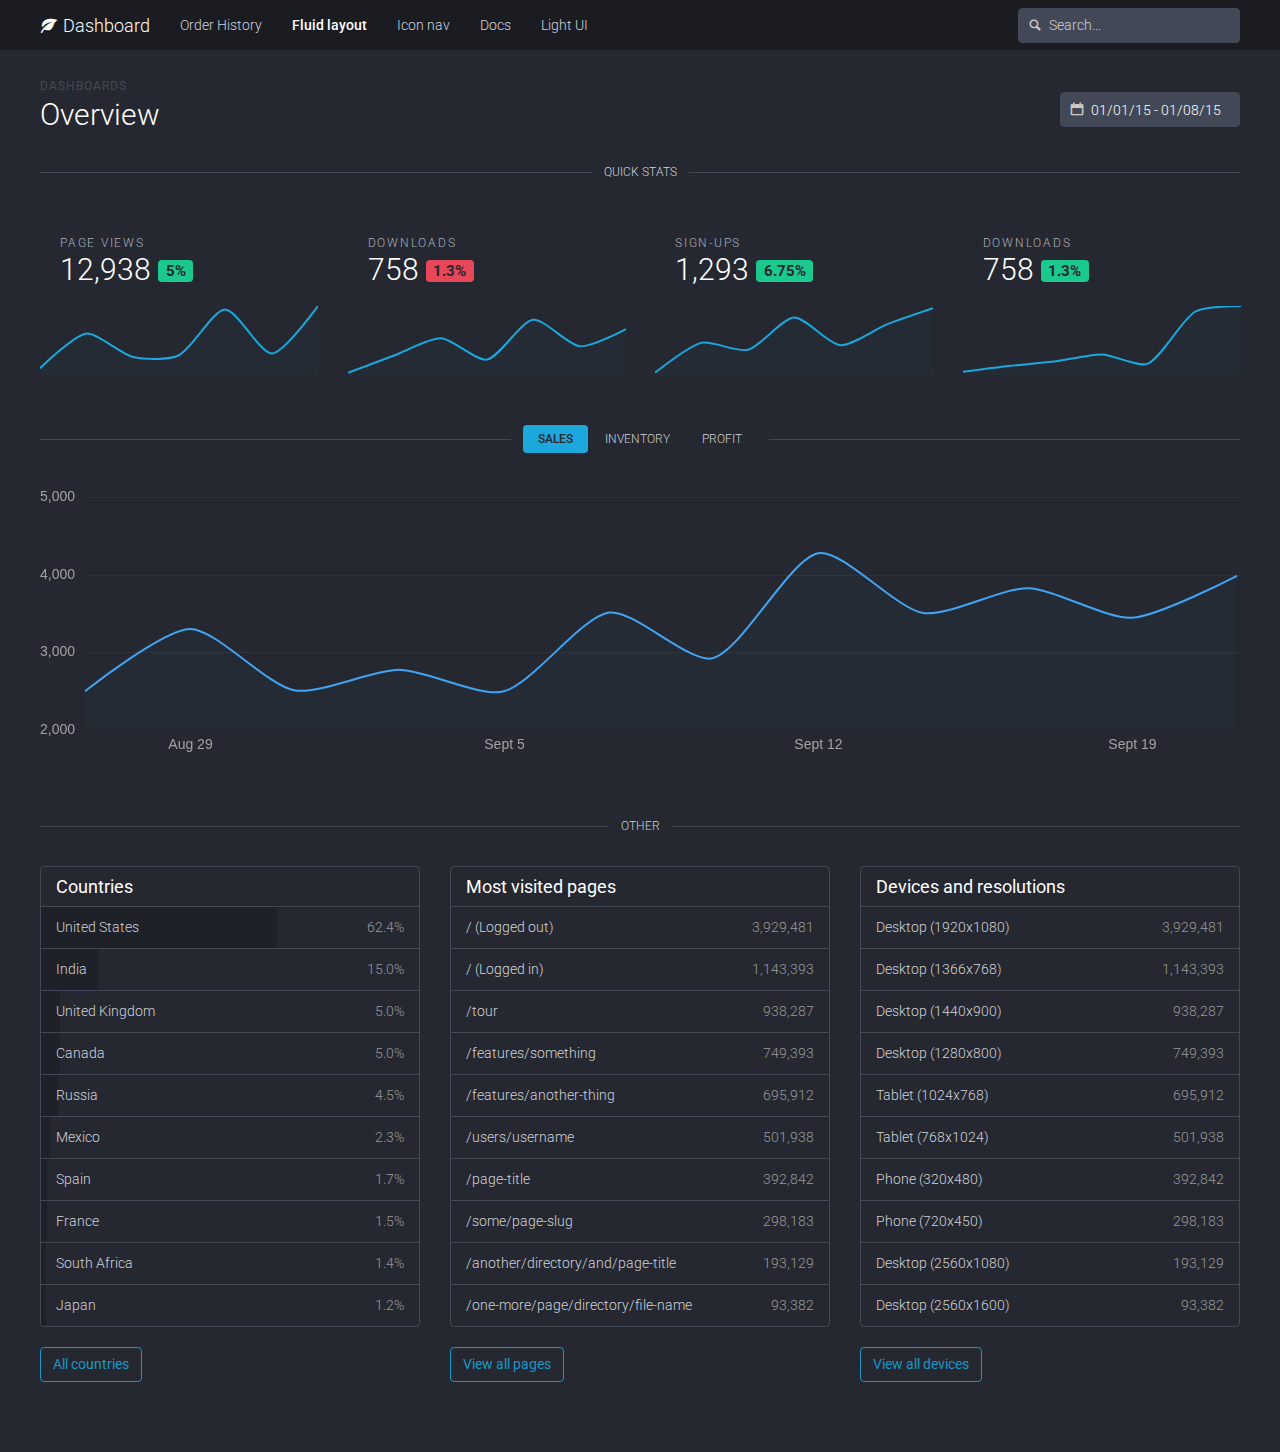
<file: bootstrap4/theme-dashboard/v3/docs/fluid/index.html>
<!DOCTYPE html>
<html lang="en">
  <head>
    <meta charset="utf-8">
    <meta http-equiv="X-UA-Compatible" content="IE=edge">
    <meta name="viewport" content="width=device-width, initial-scale=1">
    <meta name="description" content="">
    <meta name="keywords" content="">
    <meta name="author" content="">

    <title>
      
        Fluid &middot; 
      
    </title>

    <link href="http://fonts.googleapis.com/css?family=Roboto:300,400,500,700,400italic" rel="stylesheet">
    
      <link href="../assets/css/toolkit-inverse.css" rel="stylesheet">
    
    
    <link href="../assets/css/application.css" rel="stylesheet">

    <style>
      /* note: this is a hack for ios iframe for bootstrap themes shopify page */
      /* this chunk of css is not part of the toolkit :) */
      body {
        width: 1px;
        min-width: 100%;
        *width: 100%;
      }
    </style>
  </head>


<body class="with-top-navbar">
  <nav class="navbar navbar-inverse navbar-fixed-top">
    <div class="container-fluid container-fluid-spacious">
      <div class="navbar-header">
        <button type="button" class="navbar-toggle collapsed" data-toggle="collapse" data-target="#navbar" aria-expanded="false" aria-controls="navbar">
          <span class="sr-only">Toggle navigation</span>
          <span class="icon-bar"></span>
          <span class="icon-bar"></span>
          <span class="icon-bar"></span>
        </button>
        <a class="navbar-brand navbar-brand-emphasized" href="../index.html">
          <span class="icon icon-leaf navbar-brand-icon"></span>
          Dashboard
        </a>
      </div>
      <div id="navbar" class="navbar-collapse collapse">
        <ul class="nav navbar-nav">
          <li >
            <a href="../order-history/index.html">Order History</a>
          </li>
          <li class="active">
            <a href="../fluid/index.html">Fluid layout</a>
          </li>
          <li >
            <a href="../icon-nav/index.html">Icon nav</a>
          </li>
          <li >
            <a href="../docs/index.html">
              Docs
            </a>
          </li>
          <li >
            <a href="../light/index.html">Light UI</a>
          </li>
        </ul>
        <form class="form-inline navbar-form navbar-right">
          <div class="input-with-icon">
            <input class="form-control" type="text" placeholder="Search...">
            <span class="icon icon-magnifying-glass"></span>
          </div>
        </form>
      </div>
    </div>
  </nav>

  <div class="container-fluid container-fluid-spacious">
    <div class="dashhead m-t-md">
  <div class="dashhead-titles">
    <h6 class="dashhead-subtitle">Dashboards</h6>
    <h2 class="dashhead-title">Overview</h2>
  </div>

  <div class="btn-toolbar dashhead-toolbar">
    <div class="btn-toolbar-item input-with-icon">
      <input type="text" value="01/01/15 - 01/08/15" class="form-control" data-provide="datepicker">
      <span class="icon icon-calendar"></span>
    </div>
  </div>
</div>

<div class="hr-divider m-t m-b-md">
  <h3 class="hr-divider-content hr-divider-heading">Quick stats</h3>
</div>
<div class="row statcards">
  <div class="col-sm-6 col-md-3 m-b">
    <div class="statcard">
      <div class="p-a">
        <span class="statcard-desc">Page views</span>
        <h2 class="statcard-number">
          12,938
          <small class="label label-success">5%</small>
        </h2>
      </div>
      <canvas id="sparkline1" width="378" height="94" class="sparkline" data-chart="spark-line" data-value="[{strokeColor: '#1ca8dd', fillColor:'rgba(28,168,221,.03)', data:[28,68,41,43,96,45,100]}]" data-labels="['a', 'b','c','d','e','f','g']" style="width: 189px; height: 47px;"></canvas>
    </div>
  </div>
  <div class="col-sm-6 col-md-3 m-b">
    <div class="statcard">
      <div class="p-a">
        <span class="statcard-desc">Downloads</span>
        <h2 class="statcard-number">
          758
          <small class="label label-danger">1.3%</small>
        </h2>
      </div>
      <canvas id="sparkline1" width="378" height="94" class="sparkline" data-chart="spark-line" data-value="[{strokeColor: '#1ca8dd', fillColor:'rgba(28,168,221,.03)', data:[4,34,64,27,96,50,80]}]" data-labels="['a', 'b','c','d','e','f','g']" style="width: 189px; height: 47px;"></canvas>
    </div>
  </div>
  <div class="col-sm-6 col-md-3 m-b">
    <div class="statcard">
      <div class="p-a">
        <span class="statcard-desc">Sign-ups</span>
        <h2 class="statcard-number">
          1,293
          <small class="label label-success">6.75%</small>
        </h2>
      </div>
      <canvas id="sparkline1" width="378" height="94" class="sparkline" data-chart="spark-line" data-value="[{strokeColor: '#1ca8dd', fillColor:'rgba(28,168,221,.03)', data:[12,38,32,60,36,54,68]}]" data-labels="['a', 'b','c','d','e','f','g']" style="width: 189px; height: 47px;"></canvas>
    </div>
  </div>
  <div class="col-sm-6 col-md-3 m-b">
    <div class="statcard">
      <div class="p-a">
        <span class="statcard-desc">Downloads</span>
        <h2 class="statcard-number">
          758
          <small class="label label-success">1.3%</small>
        </h2>
      </div>
      <canvas id="sparkline1" width="378" height="94" class="sparkline" data-chart="spark-line" data-value="[{strokeColor: '#1ca8dd', fillColor:'rgba(28,168,221,.03)', data:[43,48,52,58,50,95,100]}]" data-labels="['a', 'b','c','d','e','f','g']" style="width: 189px; height: 47px;"></canvas>
    </div>
  </div>
</div>

<div class="hr-divider m-y-md">
  <ul class="nav nav-pills hr-divider-content hr-divider-nav" role="tablist">
    <li class="active" role="presentation">
      <a href="#sales" role="tab" data-toggle="tab" aria-controls="sales">Sales</a>
    </li>
    <li role="presentation">
      <a href="#inventory" role="tab" data-toggle="tab" aria-controls="inventory">Inventory</a>
    </li>
    <li role="presentation">
      <a href="#profit" role="tab" data-toggle="tab" aria-controls="profit">Profit</a>
    </li>
  </ul>
</div>

<div class="tab-content">
  <div role="tabpanel" class="tab-pane active" id="sales">
    <div class="ex-line-graphs">
       <canvas
        class="ex-line-graph"
        width="600" height="400"
        data-chart="line"
        data-scale-line-color="transparent"
        data-scale-grid-line-color="rgba(255,255,255,.05)"
        data-scale-font-color="#a2a2a2"
        data-labels="['','Aug 29','','','Sept 5','','','Sept 12','','','Sept 19','']"
        data-value="[{fillColor: 'rgba(28,168,221,.03)', data: [2500, 3300, 2512, 2775, 2498, 3512, 2925, 4275, 3507, 3825, 3445, 3985]}]">
      </canvas>
    </div>
  </div>

  <div role="tabpanel" class="tab-pane" id="inventory">
    <div class="ex-line-graphs">
      <canvas
        class="ex-line-graph"
        width="600" height="400"
        data-chart="bar"
        data-scale-line-color="transparent"
        data-scale-grid-line-color="rgba(255,255,255,.05)"
        data-scale-font-color="#a2a2a2"
        data-labels="['August','September','October','November','December','January','February']"
        data-value="[{ label: 'First dataset', data: [65, 59, 80, 81, 56, 55, 40] }, { label: 'Second dataset', data: [28, 48, 40, 19, 86, 27, 90] }]">
      </canvas>
    </div>
  </div>

  <div role="tabpanel" class="tab-pane" id="profit">
    <div class="row ex-graphs text-center">
      <div class="col-sm-4">
        <div class="c-w-lg m-x-auto">
          <canvas
            class="ex-graph"
            width="200" height="200"
            data-chart="doughnut"
            data-segment-stroke-color="#222"
            data-value="[{ value: 230, color: '#1ca8dd', label: 'Returning' }, { value: 130, color: '#1bc98e', label: 'New' }]">
          </canvas>
        </div>
        <strong class="text-muted">Traffic</strong>
        <h3>New vs Returning</h3>
      </div>
      <div class="col-sm-4">
        <div class="c-w-lg m-x-auto">
          <canvas
            class="ex-graph"
            width="200" height="200"
            data-chart="doughnut"
            data-segment-stroke-color="#222"
            data-value="[{ value: 330, color: '#1ca8dd', label: 'Recurring' }, { value: 30, color: '#1bc98e', label: 'New' }]">
          </canvas>
        </div>
        <strong class="text-muted">Revenue</strong>
        <h3>New vs Recurring</h3>
      </div>
      <div class="col-sm-4">
        <div class="c-w-lg m-x-auto">
          <canvas
            class="ex-graph"
            width="200" height="200"
            data-chart="doughnut"
            data-segment-stroke-color="#222"
            data-value="[{ value: 100, color: '#42a5f5', label: 'Referrals' }, { value: 260, color: '#1bc98e', label: 'Direct' }]">
          </canvas>
        </div>
        <strong class="text-muted">Traffic</strong>
        <h3>Direct vs Referrals</h3>
      </div>
    </div>
  </div>
</div>

<div class="hr-divider m-t-lg m-b-md">
  <h3 class="hr-divider-content hr-divider-heading">Other</h3>
</div>

<div class="row">
  <div class="col-md-4 m-b">
    <div class="list-group">
      <h4 class="list-group-header">
        Countries
      </h4>
      
        <a class="list-group-item" href="#">
          <span class="list-group-progress" style="width: 62.4%;"></span>
          <span class="pull-right text-muted">62.4%</span>
          United States
        </a>
      
        <a class="list-group-item" href="#">
          <span class="list-group-progress" style="width: 15.0%;"></span>
          <span class="pull-right text-muted">15.0%</span>
          India
        </a>
      
        <a class="list-group-item" href="#">
          <span class="list-group-progress" style="width: 5.0%;"></span>
          <span class="pull-right text-muted">5.0%</span>
          United Kingdom
        </a>
      
        <a class="list-group-item" href="#">
          <span class="list-group-progress" style="width: 5.0%;"></span>
          <span class="pull-right text-muted">5.0%</span>
          Canada
        </a>
      
        <a class="list-group-item" href="#">
          <span class="list-group-progress" style="width: 4.5%;"></span>
          <span class="pull-right text-muted">4.5%</span>
          Russia
        </a>
      
        <a class="list-group-item" href="#">
          <span class="list-group-progress" style="width: 2.3%;"></span>
          <span class="pull-right text-muted">2.3%</span>
          Mexico
        </a>
      
        <a class="list-group-item" href="#">
          <span class="list-group-progress" style="width: 1.7%;"></span>
          <span class="pull-right text-muted">1.7%</span>
          Spain
        </a>
      
        <a class="list-group-item" href="#">
          <span class="list-group-progress" style="width: 1.5%;"></span>
          <span class="pull-right text-muted">1.5%</span>
          France
        </a>
      
        <a class="list-group-item" href="#">
          <span class="list-group-progress" style="width: 1.4%;"></span>
          <span class="pull-right text-muted">1.4%</span>
          South Africa
        </a>
      
        <a class="list-group-item" href="#">
          <span class="list-group-progress" style="width: 1.2%;"></span>
          <span class="pull-right text-muted">1.2%</span>
          Japan
        </a>
      
    </div>
    <a href="#" class="btn btn-primary-outline">All countries</a>
  </div>
  <div class="col-md-4 m-b">
    <div class="list-group">
      <h4 class="list-group-header">
        Most visited pages
      </h4>
      
        <a class="list-group-item" href="#">
          <span class="pull-right text-muted">3,929,481</span>
          / (Logged out)
        </a>
      
        <a class="list-group-item" href="#">
          <span class="pull-right text-muted">1,143,393</span>
          / (Logged in)
        </a>
      
        <a class="list-group-item" href="#">
          <span class="pull-right text-muted">938,287</span>
          /tour
        </a>
      
        <a class="list-group-item" href="#">
          <span class="pull-right text-muted">749,393</span>
          /features/something
        </a>
      
        <a class="list-group-item" href="#">
          <span class="pull-right text-muted">695,912</span>
          /features/another-thing
        </a>
      
        <a class="list-group-item" href="#">
          <span class="pull-right text-muted">501,938</span>
          /users/username
        </a>
      
        <a class="list-group-item" href="#">
          <span class="pull-right text-muted">392,842</span>
          /page-title
        </a>
      
        <a class="list-group-item" href="#">
          <span class="pull-right text-muted">298,183</span>
          /some/page-slug
        </a>
      
        <a class="list-group-item" href="#">
          <span class="pull-right text-muted">193,129</span>
          /another/directory/and/page-title
        </a>
      
        <a class="list-group-item" href="#">
          <span class="pull-right text-muted">93,382</span>
          /one-more/page/directory/file-name
        </a>
      
    </div>
    <a href="#" class="btn btn-primary-outline">View all pages</a>
  </div>
  <div class="col-md-4 m-b">
    <div class="list-group">
      <h4 class="list-group-header">
        Devices and resolutions
      </h4>
      
        <a class="list-group-item" href="#">
          <span class="pull-right text-muted">3,929,481</span>
          Desktop (1920x1080)
        </a>
      
        <a class="list-group-item" href="#">
          <span class="pull-right text-muted">1,143,393</span>
          Desktop (1366x768)
        </a>
      
        <a class="list-group-item" href="#">
          <span class="pull-right text-muted">938,287</span>
          Desktop (1440x900)
        </a>
      
        <a class="list-group-item" href="#">
          <span class="pull-right text-muted">749,393</span>
          Desktop (1280x800)
        </a>
      
        <a class="list-group-item" href="#">
          <span class="pull-right text-muted">695,912</span>
          Tablet (1024x768)
        </a>
      
        <a class="list-group-item" href="#">
          <span class="pull-right text-muted">501,938</span>
          Tablet (768x1024)
        </a>
      
        <a class="list-group-item" href="#">
          <span class="pull-right text-muted">392,842</span>
          Phone (320x480)
        </a>
      
        <a class="list-group-item" href="#">
          <span class="pull-right text-muted">298,183</span>
          Phone (720x450)
        </a>
      
        <a class="list-group-item" href="#">
          <span class="pull-right text-muted">193,129</span>
          Desktop (2560x1080)
        </a>
      
        <a class="list-group-item" href="#">
          <span class="pull-right text-muted">93,382</span>
          Desktop (2560x1600)
        </a>
      
    </div>
    <a href="#" class="btn btn-primary-outline">View all devices</a>
  </div>
</div>

  </div>

    <script src="../assets/js/jquery.min.js"></script>
    <script src="../assets/js/chart.js"></script>
    <script src="../assets/js/tablesorter.min.js"></script>
    <script src="../assets/js/toolkit.js"></script>
    <script src="../assets/js/application.js"></script>
    <script>
      // execute/clear BS loaders for docs
      $(function(){while(window.BS&&window.BS.loader&&window.BS.loader.length){(window.BS.loader.pop())()}})
    </script>
  </body>
</html>
</file>
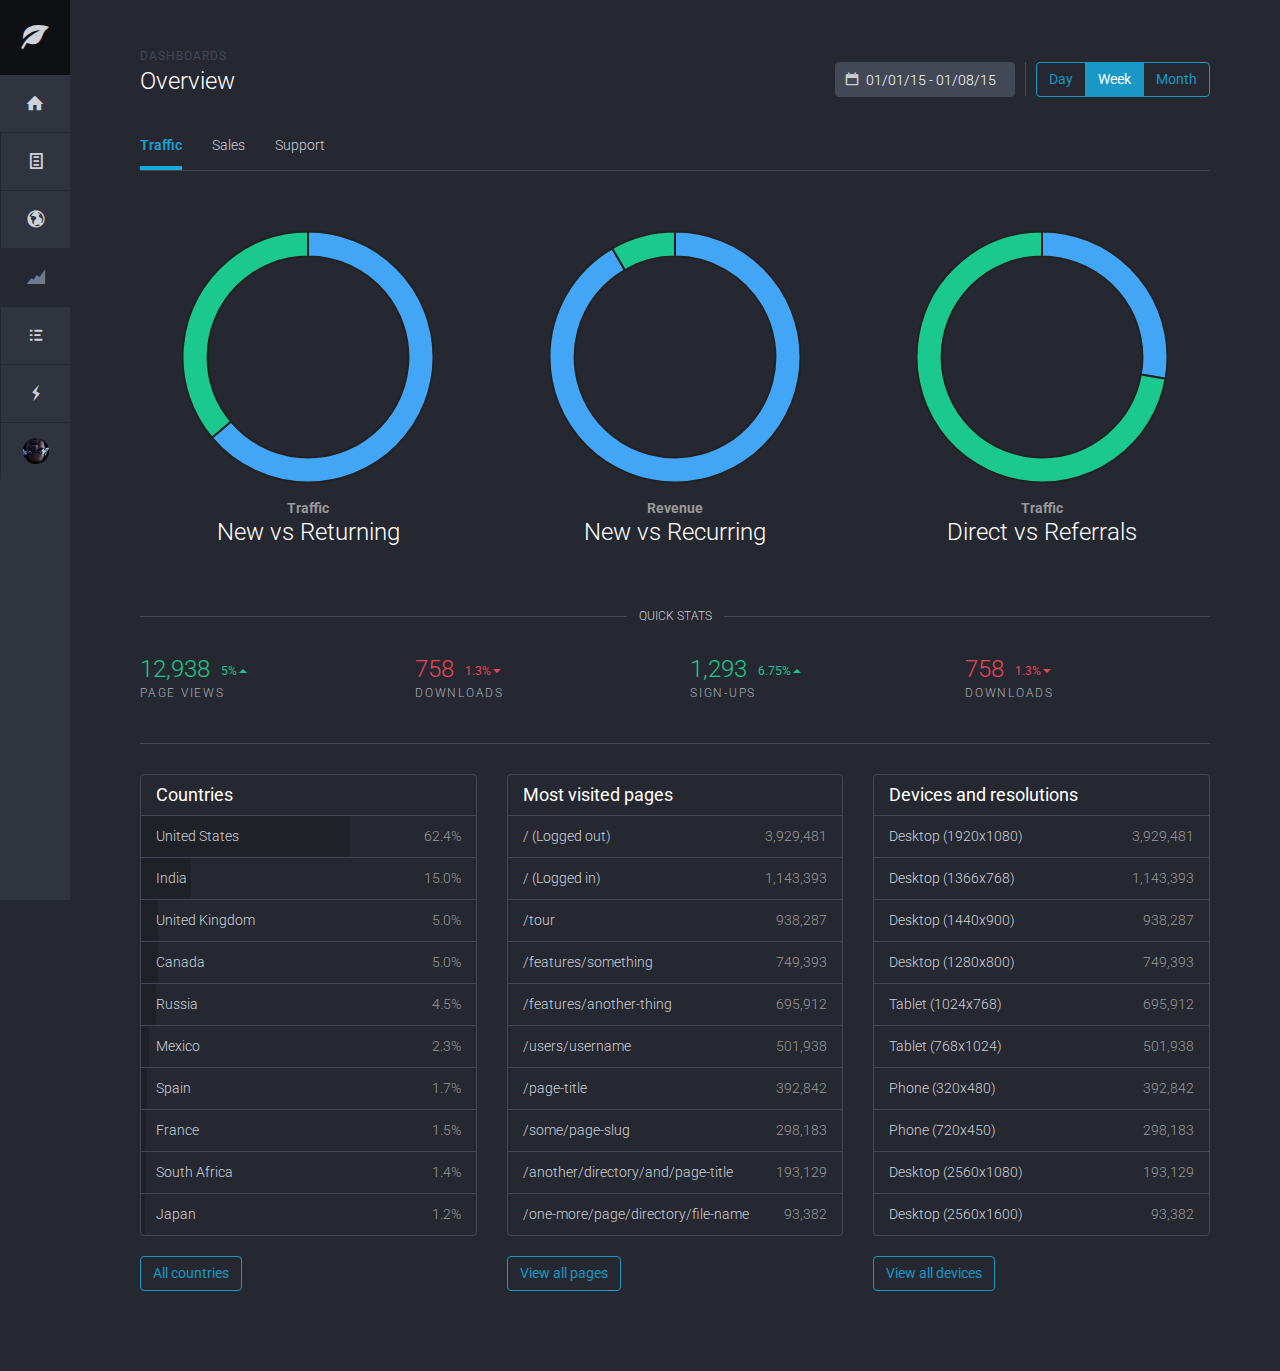
<file: bootstrap4/theme-dashboard/v3/docs/icon-nav/index.html>
<!DOCTYPE html>
<html lang="en">
  <head>
    <meta charset="utf-8">
    <meta http-equiv="X-UA-Compatible" content="IE=edge">
    <meta name="viewport" content="width=device-width, initial-scale=1">
    <meta name="description" content="">
    <meta name="keywords" content="">
    <meta name="author" content="">

    <title>
      
        Icon nav &middot; 
      
    </title>

    <link href="http://fonts.googleapis.com/css?family=Roboto:300,400,500,700,400italic" rel="stylesheet">
    
      <link href="../assets/css/toolkit-inverse.css" rel="stylesheet">
    
    
    <link href="../assets/css/application.css" rel="stylesheet">

    <style>
      /* note: this is a hack for ios iframe for bootstrap themes shopify page */
      /* this chunk of css is not part of the toolkit :) */
      body {
        width: 1px;
        min-width: 100%;
        *width: 100%;
      }
    </style>
  </head>


<body>
  



<div class="with-iconav">

  <nav class="iconav">
    <a class="iconav-brand" href="../index.html">
      <span class="icon icon-leaf iconav-brand-icon"></span>
    </a>
    <div class="iconav-slider">
      <ul class="nav nav-pills iconav-nav">
        <li >
          <a href="../index.html" title="Overview" data-toggle="tooltip" data-placement="right" data-container="body">
            <span class="icon icon-home"></span>
            <small class="iconav-nav-label visible-xs-block">Overview</small>
          </a>
        </li>
        <li >
          <a href="../order-history/index.html" title="Order history" data-toggle="tooltip" data-placement="right" data-container="body">
            <span class="icon icon-text-document"></span>
            <small class="iconav-nav-label visible-xs-block">History</small>
          </a>
        </li>
        <li >
          <a href="../fluid/index.html" title="Fluid layout" data-toggle="tooltip" data-placement="right" data-container="body">
            <span class="icon icon-globe"></span>
            <small class="iconav-nav-label visible-xs-block">Fluid layout</small>
          </a>
        </li>
        <li class="active">
          <a href="../icon-nav/index.html" title="Icon-nav layout" data-toggle="tooltip" data-placement="right" data-container="body">
            <span class="icon icon-area-graph"></span>
            <small class="iconav-nav-label visible-xs-block">Icon nav</small>
          </a>
        </li>
        <li >
          <a href="../docs/index.html" title="Docs" data-toggle="tooltip" data-placement="right" data-container="body">
            <span class="icon icon-list"></span>
            <small class="iconav-nav-label visible-xs-block">Docs</small>
          </a>
        </li>
        <li >
          <a href="../light/index.html" title="Light UI" data-toggle="tooltip" data-placement="right" data-container="body">
            <span class="icon icon-flash"></span>
            <small class="iconav-nav-label visible-xs-block">Light UI</small>
          </a>
        </li>
        <li>
          <a href="#" title="Signed in as mdo" data-toggle="tooltip" data-placement="right" data-container="body">
            <img src="../assets/img/avatar-mdo.png" alt="" class="img-circle img-responsive">
            <small class="iconav-nav-label visible-xs-block">@mdo</small>
          </a>
        </li>
      </ul>
    </div>
  </nav>

  <div class="container">
    <div class="dashhead">
      <div class="dashhead-titles">
        <h6 class="dashhead-subtitle">Dashboards</h6>
        <h3 class="dashhead-title">Overview</h3>
      </div>

      <div class="dashhead-toolbar">
        <div class="input-with-icon dashhead-toolbar-item">
          <input type="text" value="01/01/15 - 01/08/15" class="form-control" data-provide="datepicker">
          <span class="icon icon-calendar"></span>
        </div>
        <span class="dashhead-toolbar-divider hidden-xs"></span>
        <div class="btn-group dashhead-toolbar-item btn-group-thirds">
          <button type="button" class="btn btn-primary-outline">Day</button>
          <button type="button" class="btn btn-primary-outline active">Week</button>
          <button type="button" class="btn btn-primary-outline">Month</button>
        </div>
      </div>
    </div>

    <ul class="nav nav-bordered m-t m-b-0" role="tablist">
      <li class="active" role="presentation">
        <a href="#traffic" role="tab" data-toggle="tab" aria-controls="traffic">Traffic</a>
      </li>
      <li role="presentation">
        <a href="#sales" role="tab" data-toggle="tab" aria-controls="sales">Sales</a>
      </li>
      <li role="presentation">
        <a href="#support" role="tab" data-toggle="tab" aria-controls="support">Support</a>
      </li>
    </ul>

    <hr class="m-t-0 m-b-lg">

    <div class="tab-content">
      <div role="tabpanel" class="tab-pane active" id="traffic">
        <div class="row text-center m-t-md">
          <div class="col-sm-4 m-b-md">
            <div class="w-lg m-x-auto">
              <canvas
                class="ex-graph"
                width="200" height="200"
                data-chart="doughnut"
                data-value="[{ value: 230, color: '#42a5f5', label: 'Returning' }, { value: 130, color: '#1bc98e', label: 'New' }]"
                data-segment-stroke-color="#222">
              </canvas>
            </div>
            <strong class="text-muted">Traffic</strong>
            <h3>New vs Returning</h3>
          </div>
          <div class="col-sm-4 m-b-md">
            <div class="w-lg m-x-auto">
              <canvas
                class="ex-graph"
                width="200" height="200"
                data-chart="doughnut"
                data-value="[{ value: 330, color: '#42a5f5', label: 'Recurring' }, { value: 30, color: '#1bc98e', label: 'New' }]"
                data-segment-stroke-color="#222">
              </canvas>
            </div>
            <strong class="text-muted">Revenue</strong>
            <h3>New vs Recurring</h3>
          </div>
          <div class="col-sm-4 m-b-md">
            <div class="w-lg m-x-auto">
              <canvas
                class="ex-graph"
                width="200" height="200"
                data-chart="doughnut"
                data-value="[{ value: 100, color: '#42a5f5', label: 'Referrals' }, { value: 260, color: '#1bc98e', label: 'Direct' }]"
                data-segment-stroke-color="#222">
              </canvas>
            </div>
            <strong class="text-muted">Traffic</strong>
            <h3>Direct vs Referrals</h3>
          </div>
        </div>
      </div>

      <div role="tabpanel" class="tab-pane" id="sales">
        <div class="ex-line-graphs m-b-md">
          <canvas
            class="ex-line-graph"
            width="600" height="400"
            data-chart="line"
            data-scale-line-color="transparent"
            data-scale-grid-line-color="rgba(255,255,255,.05)"
            data-scale-font-color="#a2a2a2"
            data-labels="['','Aug 29','','','Sept 5','','','Sept 12','','','Sept 19','']"
            data-value="[{data: [2500, 3300, 2512, 2775, 2498, 3512, 2925, 4275, 3507, 3825, 3445, 3985]}]">
          </canvas>
        </div>
      </div>

      <div role="tabpanel" class="tab-pane" id="support">
        <div class="ex-line-graphs m-b-md">
          <canvas
            class="ex-line-graph"
            width="600" height="400"
            data-chart="bar"
            data-scale-line-color="transparent"
            data-scale-grid-line-color="rgba(255,255,255,.05)"
            data-scale-font-color="#a2a2a2"
            data-labels="['August','September','October','November','December','January','February']"
            data-value="[{ label: 'First dataset', data: [65, 59, 80, 81, 56, 55, 40] }, { label: 'Second dataset', data: [28, 48, 40, 19, 86, 27, 90] }]">
          </canvas>
        </div>
      </div>
    </div>

    <div class="hr-divider m-t m-b">
      <h3 class="hr-divider-content hr-divider-heading">Quick stats</h3>
    </div>

    <div class="row statcards m-t-md m-b text-xs-center text-md-left">
      <div class="col-xs-6 col-sm-3 statcard m-b">
        <h3 class="statcard-number text-success">
          12,938
          <small class="delta-indicator delta-positive">5%</small>
        </h3>
        <span class="statcard-desc">Page views</span>
      </div>
      <div class="col-xs-6 col-sm-3 statcard m-b">
        <h3 class="statcard-number text-danger">
          758
          <small class="delta-indicator delta-negative">1.3%</small>
        </h3>
        <span class="statcard-desc">Downloads</span>
      </div>
      <div class="col-xs-6 col-sm-3 statcard m-b">
        <h3 class="statcard-number text-success">
          1,293
          <small class="delta-indicator delta-positive">6.75%</small>
        </h3>
        <span class="statcard-desc">Sign-ups</span>
      </div>
      <div class="col-xs-6 col-sm-3 statcard m-b">
        <h3 class="statcard-number text-danger">
          758
          <small class="delta-indicator delta-negative">1.3%</small>
        </h3>
        <span class="statcard-desc">Downloads</span>
      </div>
    </div>

    <hr class="m-t-0 m-b-md">

    <div class="row">
      <div class="col-md-4 m-b-md">
        <div class="list-group">
          <h4 class="list-group-header">
            Countries
          </h4>
          
            <a class="list-group-item" href="#">
              <span class="list-group-progress" style="width: 62.4%;"></span>
              <span class="pull-right text-muted">62.4%</span>
              United States
            </a>
          
            <a class="list-group-item" href="#">
              <span class="list-group-progress" style="width: 15.0%;"></span>
              <span class="pull-right text-muted">15.0%</span>
              India
            </a>
          
            <a class="list-group-item" href="#">
              <span class="list-group-progress" style="width: 5.0%;"></span>
              <span class="pull-right text-muted">5.0%</span>
              United Kingdom
            </a>
          
            <a class="list-group-item" href="#">
              <span class="list-group-progress" style="width: 5.0%;"></span>
              <span class="pull-right text-muted">5.0%</span>
              Canada
            </a>
          
            <a class="list-group-item" href="#">
              <span class="list-group-progress" style="width: 4.5%;"></span>
              <span class="pull-right text-muted">4.5%</span>
              Russia
            </a>
          
            <a class="list-group-item" href="#">
              <span class="list-group-progress" style="width: 2.3%;"></span>
              <span class="pull-right text-muted">2.3%</span>
              Mexico
            </a>
          
            <a class="list-group-item" href="#">
              <span class="list-group-progress" style="width: 1.7%;"></span>
              <span class="pull-right text-muted">1.7%</span>
              Spain
            </a>
          
            <a class="list-group-item" href="#">
              <span class="list-group-progress" style="width: 1.5%;"></span>
              <span class="pull-right text-muted">1.5%</span>
              France
            </a>
          
            <a class="list-group-item" href="#">
              <span class="list-group-progress" style="width: 1.4%;"></span>
              <span class="pull-right text-muted">1.4%</span>
              South Africa
            </a>
          
            <a class="list-group-item" href="#">
              <span class="list-group-progress" style="width: 1.2%;"></span>
              <span class="pull-right text-muted">1.2%</span>
              Japan
            </a>
          
        </div>
        <a href="#" class="btn btn-primary-outline">All countries</a>
      </div>
      <div class="col-md-4 m-b-md">
        <div class="list-group">
          <h4 class="list-group-header">
            Most visited pages
          </h4>
          
            <a class="list-group-item" href="#">
              <span class="pull-right text-muted">3,929,481</span>
              / (Logged out)
            </a>
          
            <a class="list-group-item" href="#">
              <span class="pull-right text-muted">1,143,393</span>
              / (Logged in)
            </a>
          
            <a class="list-group-item" href="#">
              <span class="pull-right text-muted">938,287</span>
              /tour
            </a>
          
            <a class="list-group-item" href="#">
              <span class="pull-right text-muted">749,393</span>
              /features/something
            </a>
          
            <a class="list-group-item" href="#">
              <span class="pull-right text-muted">695,912</span>
              /features/another-thing
            </a>
          
            <a class="list-group-item" href="#">
              <span class="pull-right text-muted">501,938</span>
              /users/username
            </a>
          
            <a class="list-group-item" href="#">
              <span class="pull-right text-muted">392,842</span>
              /page-title
            </a>
          
            <a class="list-group-item" href="#">
              <span class="pull-right text-muted">298,183</span>
              /some/page-slug
            </a>
          
            <a class="list-group-item" href="#">
              <span class="pull-right text-muted">193,129</span>
              /another/directory/and/page-title
            </a>
          
            <a class="list-group-item" href="#">
              <span class="pull-right text-muted">93,382</span>
              /one-more/page/directory/file-name
            </a>
          
        </div>
        <a href="#" class="btn btn-primary-outline">View all pages</a>
      </div>
      <div class="col-md-4 m-b-md">
        <div class="list-group">
          <h4 class="list-group-header">
            Devices and resolutions
          </h4>
          
            <a class="list-group-item" href="#">
              <span class="pull-right text-muted">3,929,481</span>
              Desktop (1920x1080)
            </a>
          
            <a class="list-group-item" href="#">
              <span class="pull-right text-muted">1,143,393</span>
              Desktop (1366x768)
            </a>
          
            <a class="list-group-item" href="#">
              <span class="pull-right text-muted">938,287</span>
              Desktop (1440x900)
            </a>
          
            <a class="list-group-item" href="#">
              <span class="pull-right text-muted">749,393</span>
              Desktop (1280x800)
            </a>
          
            <a class="list-group-item" href="#">
              <span class="pull-right text-muted">695,912</span>
              Tablet (1024x768)
            </a>
          
            <a class="list-group-item" href="#">
              <span class="pull-right text-muted">501,938</span>
              Tablet (768x1024)
            </a>
          
            <a class="list-group-item" href="#">
              <span class="pull-right text-muted">392,842</span>
              Phone (320x480)
            </a>
          
            <a class="list-group-item" href="#">
              <span class="pull-right text-muted">298,183</span>
              Phone (720x450)
            </a>
          
            <a class="list-group-item" href="#">
              <span class="pull-right text-muted">193,129</span>
              Desktop (2560x1080)
            </a>
          
            <a class="list-group-item" href="#">
              <span class="pull-right text-muted">93,382</span>
              Desktop (2560x1600)
            </a>
          
        </div>
        <a href="#" class="btn btn-primary-outline">View all devices</a>
      </div>
    </div>

  </div>
</div>


    <script src="../assets/js/jquery.min.js"></script>
    <script src="../assets/js/chart.js"></script>
    <script src="../assets/js/tablesorter.min.js"></script>
    <script src="../assets/js/toolkit.js"></script>
    <script src="../assets/js/application.js"></script>
    <script>
      // execute/clear BS loaders for docs
      $(function(){while(window.BS&&window.BS.loader&&window.BS.loader.length){(window.BS.loader.pop())()}})
    </script>
  </body>
</html>
</file>
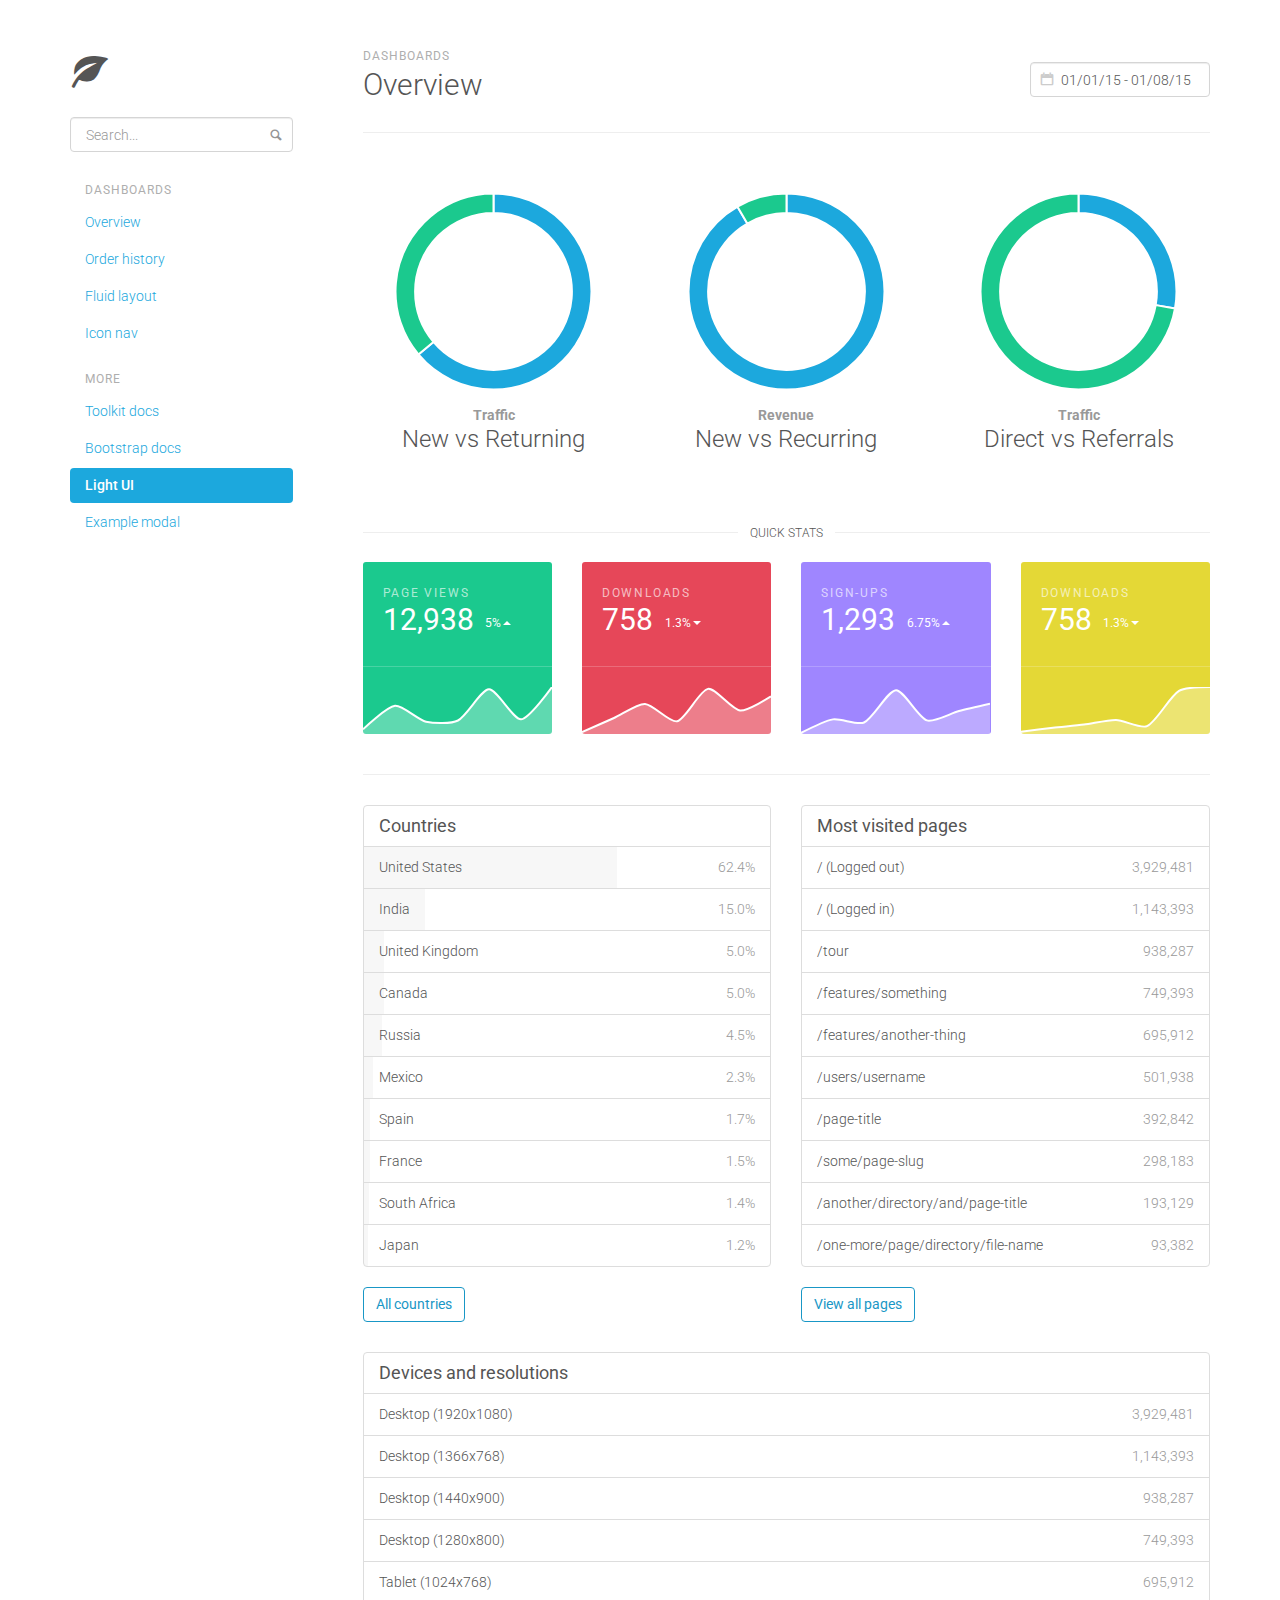
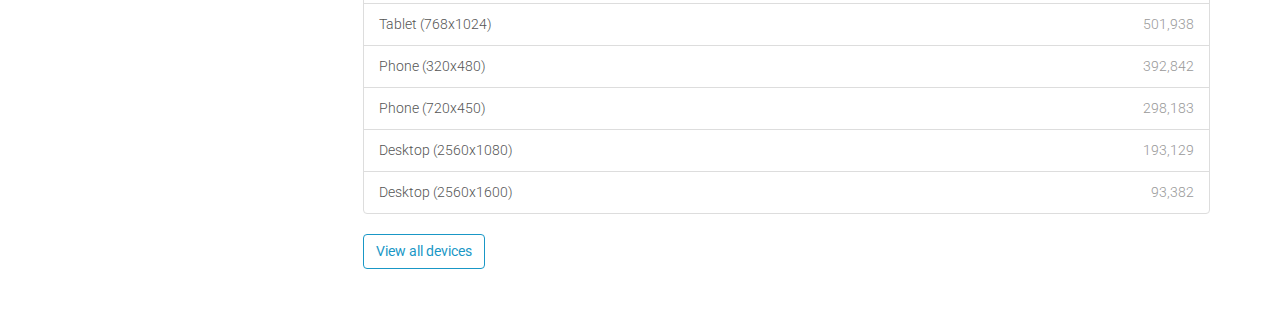
<file: bootstrap4/theme-dashboard/v3/docs/light/index.html>
<!DOCTYPE html>
<html lang="en">
  <head>
    <meta charset="utf-8">
    <meta http-equiv="X-UA-Compatible" content="IE=edge">
    <meta name="viewport" content="width=device-width, initial-scale=1">
    <meta name="description" content="">
    <meta name="keywords" content="">
    <meta name="author" content="">

    <title>
      
        Light UI &middot; 
      
    </title>

    <link href="http://fonts.googleapis.com/css?family=Roboto:300,400,500,700,400italic" rel="stylesheet">
    
      <link href="../assets/css/toolkit-light.css" rel="stylesheet">
    
    
    <link href="../assets/css/application.css" rel="stylesheet">

    <style>
      /* note: this is a hack for ios iframe for bootstrap themes shopify page */
      /* this chunk of css is not part of the toolkit :) */
      body {
        width: 1px;
        min-width: 100%;
        *width: 100%;
      }
    </style>
  </head>


<body>
  <div class="container">
    <div class="row">
      <div class="col-sm-3 sidebar">
        <nav class="sidebar-nav">
          <div class="sidebar-header">
            <button class="nav-toggler nav-toggler-sm sidebar-toggler" type="button" data-toggle="collapse" data-target="#nav-toggleable-sm">
              <span class="sr-only">Toggle nav</span>
            </button>
            <a class="sidebar-brand img-responsive" href="../index.html">
              <span class="icon icon-leaf sidebar-brand-icon"></span>
            </a>
          </div>

          <div class="collapse nav-toggleable-sm" id="nav-toggleable-sm">
            <form class="sidebar-form">
              <input class="form-control" type="text" placeholder="Search...">
              <button type="submit" class="btn-link">
                <span class="icon icon-magnifying-glass"></span>
              </button>
            </form>
            <ul class="nav nav-pills nav-stacked">
              <li class="nav-header">Dashboards</li>
              <li >
                <a href="../index.html">Overview</a>
              </li>
              <li >
                <a href="../order-history/index.html">Order history</a>
              </li>
              <li >
                <a href="../fluid/index.html">Fluid layout</a>
              </li>
              <li >
                <a href="../icon-nav/index.html">Icon nav</a>
              </li>

              <li class="nav-header">More</li>
              <li >
                <a href="../docs/index.html">
                  Toolkit docs
                </a>
              </li>
              <li>
                <a href="http://getbootstrap.com" target="blank">
                  Bootstrap docs
                </a>
              </li>
              <li class="active">
                <a href="../light/index.html">Light UI</a>
              </li>
              <li>
                <a href="#docsModal" data-toggle="modal">
                  Example modal
                </a>
              </li>
            </ul>
            <hr class="visible-xs m-t">
          </div>
        </nav>
      </div>
      <div class="col-sm-9 content">
        <div class="dashhead">
  <div class="dashhead-titles">
    <h6 class="dashhead-subtitle">Dashboards</h6>
    <h2 class="dashhead-title">Overview</h2>
  </div>

  <div class="btn-toolbar dashhead-toolbar">
    <div class="btn-toolbar-item input-with-icon">
      <input type="text" value="01/01/15 - 01/08/15" class="form-control" data-provide="datepicker">
      <span class="icon icon-calendar"></span>
    </div>
  </div>
</div>

<hr class="m-t">

<div class="row text-center m-t-lg">
  <div class="col-sm-4 m-b-md">
    <div class="w-lg m-x-auto">
      <canvas
        class="ex-graph"
        width="200" height="200"
        data-chart="doughnut"
        data-value="[{ value: 230, color: '#1ca8dd', label: 'Returning' }, { value: 130, color: '#1bc98e', label: 'New' }]"
        data-segment-stroke-color="#fff"
        data-options="{ percentageInnerCutout: '20' }">
      </canvas>
    </div>
    <strong class="text-muted">Traffic</strong>
    <h3>New vs Returning</h3>
  </div>
  <div class="col-sm-4 m-b-md">
    <div class="w-lg m-x-auto">
      <canvas
        class="ex-graph"
        width="200" height="200"
        data-chart="doughnut"
        data-value="[{ value: 330, color: '#1ca8dd', label: 'Recurring' }, { value: 30, color: '#1bc98e', label: 'New' }]"
        data-segment-stroke-color="#fff">
      </canvas>
    </div>
    <strong class="text-muted">Revenue</strong>
    <h3>New vs Recurring</h3>
  </div>
  <div class="col-sm-4 m-b-md">
    <div class="w-lg m-x-auto">
      <canvas
        class="ex-graph"
        width="200" height="200"
        data-chart="doughnut"
        data-value="[{ value: 100, color: '#1ca8dd', label: 'Referrals' }, { value: 260, color: '#1bc98e', label: 'Direct' }]"
        data-segment-stroke-color="#fff">
      </canvas>
    </div>
    <strong class="text-muted">Traffic</strong>
    <h3>Direct vs Referrals</h3>
  </div>
</div>

<div class="hr-divider m-t-md m-b">
  <h3 class="hr-divider-content hr-divider-heading">Quick stats</h3>
</div>

<div class="row statcards">
  <div class="col-sm-3 m-b">
    <div class="statcard statcard-success">
      <div class="p-a">
        <span class="statcard-desc">Page views</span>
        <h2 class="statcard-number">
          12,938
          <small class="delta-indicator delta-positive">5%</small>
        </h2>
        <hr class="statcard-hr m-b-0">
      </div>
      <canvas id="sparkline1" width="378" height="94" class="sparkline" data-chart="spark-line" data-value="[{data:[28,68,41,43,96,45,100]}]" data-labels="['a', 'b','c','d','e','f','g']" style="width: 189px; height: 47px;"></canvas>
    </div>
  </div>
  <div class="col-sm-3 m-b">
    <div class="statcard statcard-danger">
      <div class="p-a">
        <span class="statcard-desc">Downloads</span>
        <h2 class="statcard-number">
          758
          <small class="delta-indicator delta-negative">1.3%</small>
        </h2>
        <hr class="statcard-hr m-b-0">
      </div>
      <canvas id="sparkline1" width="378" height="94" class="sparkline" data-chart="spark-line" data-value="[{data:[4,34,64,27,96,50,80]}]" data-labels="['a', 'b','c','d','e','f','g']" style="width: 189px; height: 47px;"></canvas>
    </div>
  </div>
  <div class="col-sm-3 m-b">
    <div class="statcard statcard-info">
      <div class="p-a">
        <span class="statcard-desc">Sign-ups</span>
        <h2 class="statcard-number">
          1,293
          <small class="delta-indicator delta-positive">6.75%</small>
        </h2>
        <hr class="statcard-hr m-b-0">
      </div>
      <canvas id="sparkline1" width="378" height="94" class="sparkline" data-chart="spark-line" data-value="[{data:[12,38,32,94,36,54,68]}]" data-labels="['a', 'b','c','d','e','f','g']" style="width: 189px; height: 47px;"></canvas>
    </div>
  </div>
  <div class="col-sm-3 m-b">
    <div class="statcard statcard-warning">
      <div class="p-a">
        <span class="statcard-desc">Downloads</span>
        <h2 class="statcard-number">
          758
          <small class="delta-indicator delta-negative">1.3%</small>
        </h2>
        <hr class="statcard-hr m-b-0">
      </div>
      <canvas id="sparkline1" width="378" height="94" class="sparkline" data-chart="spark-line" data-value="[{data:[43,48,52,58,50,95,100]}]" data-labels="['a', 'b','c','d','e','f','g']" style="width: 189px; height: 47px;"></canvas>
    </div>
  </div>
</div>

<hr class="m-t">

<div class="row">
  <div class="col-md-6 m-b-md">
    <div class="list-group">
      <h4 class="list-group-header">
        Countries
      </h4>
      
        <a class="list-group-item" href="#">
          <span class="list-group-progress" style="width: 62.4%;"></span>
          <span class="pull-right text-muted">62.4%</span>
          United States
        </a>
      
        <a class="list-group-item" href="#">
          <span class="list-group-progress" style="width: 15.0%;"></span>
          <span class="pull-right text-muted">15.0%</span>
          India
        </a>
      
        <a class="list-group-item" href="#">
          <span class="list-group-progress" style="width: 5.0%;"></span>
          <span class="pull-right text-muted">5.0%</span>
          United Kingdom
        </a>
      
        <a class="list-group-item" href="#">
          <span class="list-group-progress" style="width: 5.0%;"></span>
          <span class="pull-right text-muted">5.0%</span>
          Canada
        </a>
      
        <a class="list-group-item" href="#">
          <span class="list-group-progress" style="width: 4.5%;"></span>
          <span class="pull-right text-muted">4.5%</span>
          Russia
        </a>
      
        <a class="list-group-item" href="#">
          <span class="list-group-progress" style="width: 2.3%;"></span>
          <span class="pull-right text-muted">2.3%</span>
          Mexico
        </a>
      
        <a class="list-group-item" href="#">
          <span class="list-group-progress" style="width: 1.7%;"></span>
          <span class="pull-right text-muted">1.7%</span>
          Spain
        </a>
      
        <a class="list-group-item" href="#">
          <span class="list-group-progress" style="width: 1.5%;"></span>
          <span class="pull-right text-muted">1.5%</span>
          France
        </a>
      
        <a class="list-group-item" href="#">
          <span class="list-group-progress" style="width: 1.4%;"></span>
          <span class="pull-right text-muted">1.4%</span>
          South Africa
        </a>
      
        <a class="list-group-item" href="#">
          <span class="list-group-progress" style="width: 1.2%;"></span>
          <span class="pull-right text-muted">1.2%</span>
          Japan
        </a>
      
    </div>
    <a href="#" class="btn btn-primary-outline">All countries</a>
  </div>
  <div class="col-md-6 m-b-md">
    <div class="list-group">
      <h4 class="list-group-header">
        Most visited pages
      </h4>
      
        <a class="list-group-item" href="#">
          <span class="pull-right text-muted">3,929,481</span>
          / (Logged out)
        </a>
      
        <a class="list-group-item" href="#">
          <span class="pull-right text-muted">1,143,393</span>
          / (Logged in)
        </a>
      
        <a class="list-group-item" href="#">
          <span class="pull-right text-muted">938,287</span>
          /tour
        </a>
      
        <a class="list-group-item" href="#">
          <span class="pull-right text-muted">749,393</span>
          /features/something
        </a>
      
        <a class="list-group-item" href="#">
          <span class="pull-right text-muted">695,912</span>
          /features/another-thing
        </a>
      
        <a class="list-group-item" href="#">
          <span class="pull-right text-muted">501,938</span>
          /users/username
        </a>
      
        <a class="list-group-item" href="#">
          <span class="pull-right text-muted">392,842</span>
          /page-title
        </a>
      
        <a class="list-group-item" href="#">
          <span class="pull-right text-muted">298,183</span>
          /some/page-slug
        </a>
      
        <a class="list-group-item" href="#">
          <span class="pull-right text-muted">193,129</span>
          /another/directory/and/page-title
        </a>
      
        <a class="list-group-item" href="#">
          <span class="pull-right text-muted">93,382</span>
          /one-more/page/directory/file-name
        </a>
      
    </div>
    <a href="#" class="btn btn-primary-outline">View all pages</a>
  </div>
</div>

<div class="list-group">
  <h4 class="list-group-header">
    Devices and resolutions
  </h4>
  
    <a class="list-group-item" href="#">
      <span class="pull-right text-muted">3,929,481</span>
      Desktop (1920x1080)
    </a>
  
    <a class="list-group-item" href="#">
      <span class="pull-right text-muted">1,143,393</span>
      Desktop (1366x768)
    </a>
  
    <a class="list-group-item" href="#">
      <span class="pull-right text-muted">938,287</span>
      Desktop (1440x900)
    </a>
  
    <a class="list-group-item" href="#">
      <span class="pull-right text-muted">749,393</span>
      Desktop (1280x800)
    </a>
  
    <a class="list-group-item" href="#">
      <span class="pull-right text-muted">695,912</span>
      Tablet (1024x768)
    </a>
  
    <a class="list-group-item" href="#">
      <span class="pull-right text-muted">501,938</span>
      Tablet (768x1024)
    </a>
  
    <a class="list-group-item" href="#">
      <span class="pull-right text-muted">392,842</span>
      Phone (320x480)
    </a>
  
    <a class="list-group-item" href="#">
      <span class="pull-right text-muted">298,183</span>
      Phone (720x450)
    </a>
  
    <a class="list-group-item" href="#">
      <span class="pull-right text-muted">193,129</span>
      Desktop (2560x1080)
    </a>
  
    <a class="list-group-item" href="#">
      <span class="pull-right text-muted">93,382</span>
      Desktop (2560x1600)
    </a>
  
</div>
<a href="#" class="btn btn-primary-outline">View all devices</a>

      </div>
    </div>
  </div>

  <div id="docsModal" class="modal fade" tabindex="-1" role="dialog" aria-labelledby="myModalLabel">
  <div class="modal-dialog">
    <div class="modal-content">

      <div class="modal-header">
        <button type="button" class="close" data-dismiss="modal" aria-label="Close"><span aria-hidden="true">&times;</span></button>
        <h4 class="modal-title" id="myModalLabel">Example modal</h4>
      </div>
      <div class="modal-body">
        <p>You're looking at an example modal in the dashboard theme.</p>
      </div>
      <div class="modal-footer">
        <button type="button" class="btn btn-primary" data-dismiss="modal">Cool, got it!</button>
      </div>
    </div>
  </div>
</div>


    <script src="../assets/js/jquery.min.js"></script>
    <script src="../assets/js/chart.js"></script>
    <script src="../assets/js/tablesorter.min.js"></script>
    <script src="../assets/js/toolkit.js"></script>
    <script src="../assets/js/application.js"></script>
    <script>
      // execute/clear BS loaders for docs
      $(function(){while(window.BS&&window.BS.loader&&window.BS.loader.length){(window.BS.loader.pop())()}})
    </script>
  </body>
</html>
</file>
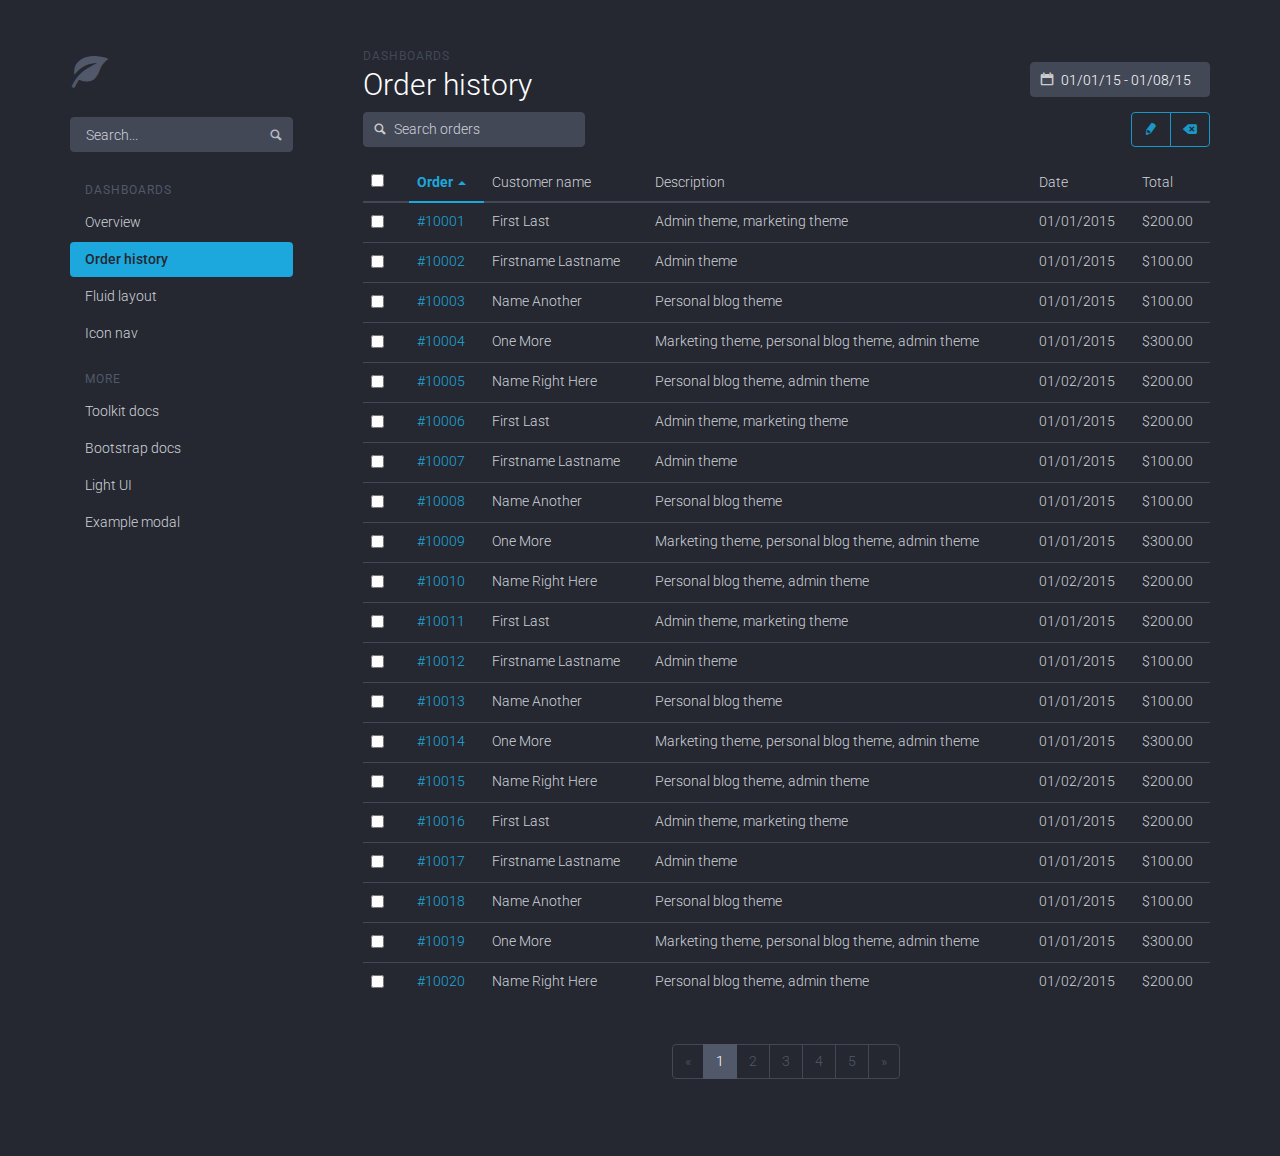
<file: bootstrap4/theme-dashboard/v3/docs/order-history/index.html>
<!DOCTYPE html>
<html lang="en">
  <head>
    <meta charset="utf-8">
    <meta http-equiv="X-UA-Compatible" content="IE=edge">
    <meta name="viewport" content="width=device-width, initial-scale=1">
    <meta name="description" content="">
    <meta name="keywords" content="">
    <meta name="author" content="">

    <title>
      
        Order history &middot; 
      
    </title>

    <link href="http://fonts.googleapis.com/css?family=Roboto:300,400,500,700,400italic" rel="stylesheet">
    
      <link href="../assets/css/toolkit-inverse.css" rel="stylesheet">
    
    
    <link href="../assets/css/application.css" rel="stylesheet">

    <style>
      /* note: this is a hack for ios iframe for bootstrap themes shopify page */
      /* this chunk of css is not part of the toolkit :) */
      body {
        width: 1px;
        min-width: 100%;
        *width: 100%;
      }
    </style>
  </head>


<body>
  <div class="container">
    <div class="row">
      <div class="col-sm-3 sidebar">
        <nav class="sidebar-nav">
          <div class="sidebar-header">
            <button class="nav-toggler nav-toggler-sm sidebar-toggler" type="button" data-toggle="collapse" data-target="#nav-toggleable-sm">
              <span class="sr-only">Toggle nav</span>
            </button>
            <a class="sidebar-brand img-responsive" href="../index.html">
              <span class="icon icon-leaf sidebar-brand-icon"></span>
            </a>
          </div>

          <div class="collapse nav-toggleable-sm" id="nav-toggleable-sm">
            <form class="sidebar-form">
              <input class="form-control" type="text" placeholder="Search...">
              <button type="submit" class="btn-link">
                <span class="icon icon-magnifying-glass"></span>
              </button>
            </form>
            <ul class="nav nav-pills nav-stacked">
              <li class="nav-header">Dashboards</li>
              <li >
                <a href="../index.html">Overview</a>
              </li>
              <li class="active">
                <a href="../order-history/index.html">Order history</a>
              </li>
              <li >
                <a href="../fluid/index.html">Fluid layout</a>
              </li>
              <li >
                <a href="../icon-nav/index.html">Icon nav</a>
              </li>

              <li class="nav-header">More</li>
              <li >
                <a href="../docs/index.html">
                  Toolkit docs
                </a>
              </li>
              <li>
                <a href="http://getbootstrap.com" target="blank">
                  Bootstrap docs
                </a>
              </li>
              <li >
                <a href="../light/index.html">Light UI</a>
              </li>
              <li>
                <a href="#docsModal" data-toggle="modal">
                  Example modal
                </a>
              </li>
            </ul>
            <hr class="visible-xs m-t">
          </div>
        </nav>
      </div>
      <div class="col-sm-9 content">
        <div class="dashhead">
  <div class="dashhead-titles">
    <h6 class="dashhead-subtitle">Dashboards</h6>
    <h2 class="dashhead-title">Order history</h2>
  </div>

  <div class="btn-toolbar dashhead-toolbar">
    <div class="btn-toolbar-item input-with-icon">
      <input type="text" value="01/01/15 - 01/08/15" class="form-control" data-provide="datepicker">
      <span class="icon icon-calendar"></span>
    </div>
  </div>
</div>

<div class="flextable table-actions">
  <div class="flextable-item flextable-primary">
    <div class="btn-toolbar-item input-with-icon">
      <input type="text" class="form-control input-block" placeholder="Search orders">
      <span class="icon icon-magnifying-glass"></span>
    </div>
  </div>
  <div class="flextable-item">
    <div class="btn-group">
      <button type="button" class="btn btn-primary-outline">
        <span class="icon icon-pencil"></span>
      </button>
      <button type="button" class="btn btn-primary-outline">
        <span class="icon icon-erase"></span>
      </button>
    </div>
  </div>
</div>

<div class="table-full">
  <div class="table-responsive">
    <table class="table" data-sort="table">
      <thead>
        <tr>
          <th><input type="checkbox" class="select-all" id="selectAll"></th>
          <th>Order</th>
          <th>Customer name</th>
          <th>Description</th>
          <th>Date</th>
          <th>Total</th>
        </tr>
      </thead>
      <tbody>
        <tr>
          <td><input type="checkbox" class="select-row"></td>
          <td><a href="#">#10001</a></td>
          <td>First Last</td>
          <td>Admin theme, marketing theme</td>
          <td>01/01/2015</td>
          <td>$200.00</td>
        </tr>
        <tr>
          <td><input type="checkbox" class="select-row"></td>
          <td><a href="#">#10002</a></td>
          <td>Firstname Lastname</td>
          <td>Admin theme</td>
          <td>01/01/2015</td>
          <td>$100.00</td>
        </tr>
        <tr>
          <td><input type="checkbox" class="select-row"></td>
          <td><a href="#">#10003</a></td>
          <td>Name Another</td>
          <td>Personal blog theme</td>
          <td>01/01/2015</td>
          <td>$100.00</td>
        </tr>
        <tr>
          <td><input type="checkbox" class="select-row"></td>
          <td><a href="#">#10004</a></td>
          <td>One More</td>
          <td>Marketing theme, personal blog theme, admin theme</td>
          <td>01/01/2015</td>
          <td>$300.00</td>
        </tr>
        <tr>
          <td><input type="checkbox" class="select-row"></td>
          <td><a href="#">#10005</a></td>
          <td>Name Right Here</td>
          <td>Personal blog theme, admin theme</td>
          <td>01/02/2015</td>
          <td>$200.00</td>
        </tr>
        <tr>
          <td><input type="checkbox" class="select-row"></td>
          <td><a href="#">#10006</a></td>
          <td>First Last</td>
          <td>Admin theme, marketing theme</td>
          <td>01/01/2015</td>
          <td>$200.00</td>
        </tr>
        <tr>
          <td><input type="checkbox" class="select-row"></td>
          <td><a href="#">#10007</a></td>
          <td>Firstname Lastname</td>
          <td>Admin theme</td>
          <td>01/01/2015</td>
          <td>$100.00</td>
        </tr>
        <tr>
          <td><input type="checkbox" class="select-row"></td>
          <td><a href="#">#10008</a></td>
          <td>Name Another</td>
          <td>Personal blog theme</td>
          <td>01/01/2015</td>
          <td>$100.00</td>
        </tr>
        <tr>
          <td><input type="checkbox" class="select-row"></td>
          <td><a href="#">#10009</a></td>
          <td>One More</td>
          <td>Marketing theme, personal blog theme, admin theme</td>
          <td>01/01/2015</td>
          <td>$300.00</td>
        </tr>
        <tr>
          <td><input type="checkbox" class="select-row"></td>
          <td><a href="#">#10010</a></td>
          <td>Name Right Here</td>
          <td>Personal blog theme, admin theme</td>
          <td>01/02/2015</td>
          <td>$200.00</td>
        </tr>
        <tr>
          <td><input type="checkbox" class="select-row"></td>
          <td><a href="#">#10011</a></td>
          <td>First Last</td>
          <td>Admin theme, marketing theme</td>
          <td>01/01/2015</td>
          <td>$200.00</td>
        </tr>
        <tr>
          <td><input type="checkbox" class="select-row"></td>
          <td><a href="#">#10012</a></td>
          <td>Firstname Lastname</td>
          <td>Admin theme</td>
          <td>01/01/2015</td>
          <td>$100.00</td>
        </tr>
        <tr>
          <td><input type="checkbox" class="select-row"></td>
          <td><a href="#">#10013</a></td>
          <td>Name Another</td>
          <td>Personal blog theme</td>
          <td>01/01/2015</td>
          <td>$100.00</td>
        </tr>
        <tr>
          <td><input type="checkbox" class="select-row"></td>
          <td><a href="#">#10014</a></td>
          <td>One More</td>
          <td>Marketing theme, personal blog theme, admin theme</td>
          <td>01/01/2015</td>
          <td>$300.00</td>
        </tr>
        <tr>
          <td><input type="checkbox" class="select-row"></td>
          <td><a href="#">#10015</a></td>
          <td>Name Right Here</td>
          <td>Personal blog theme, admin theme</td>
          <td>01/02/2015</td>
          <td>$200.00</td>
        </tr>
        <tr>
          <td><input type="checkbox" class="select-row"></td>
          <td><a href="#">#10016</a></td>
          <td>First Last</td>
          <td>Admin theme, marketing theme</td>
          <td>01/01/2015</td>
          <td>$200.00</td>
        </tr>
        <tr>
          <td><input type="checkbox" class="select-row"></td>
          <td><a href="#">#10017</a></td>
          <td>Firstname Lastname</td>
          <td>Admin theme</td>
          <td>01/01/2015</td>
          <td>$100.00</td>
        </tr>
        <tr>
          <td><input type="checkbox" class="select-row"></td>
          <td><a href="#">#10018</a></td>
          <td>Name Another</td>
          <td>Personal blog theme</td>
          <td>01/01/2015</td>
          <td>$100.00</td>
        </tr>
        <tr>
          <td><input type="checkbox" class="select-row"></td>
          <td><a href="#">#10019</a></td>
          <td>One More</td>
          <td>Marketing theme, personal blog theme, admin theme</td>
          <td>01/01/2015</td>
          <td>$300.00</td>
        </tr>
        <tr>
          <td><input type="checkbox" class="select-row"></td>
          <td><a href="#">#10020</a></td>
          <td>Name Right Here</td>
          <td>Personal blog theme, admin theme</td>
          <td>01/02/2015</td>
          <td>$200.00</td>
      </tbody>
    </table>
  </div>
</div>

<div class="text-center">
  <ul class="pagination">
    <li>
      <a href="#" aria-label="Previous">
        <span aria-hidden="true">&laquo;</span>
      </a>
    </li>
    <li class="active"><a href="#">1</a></li>
    <li><a href="#">2</a></li>
    <li><a href="#">3</a></li>
    <li><a href="#">4</a></li>
    <li><a href="#">5</a></li>
    <li>
      <a href="#" aria-label="Next">
        <span aria-hidden="true">&raquo;</span>
      </a>
    </li>
  </ul>
</div>

      </div>
    </div>
  </div>

  <div id="docsModal" class="modal fade" tabindex="-1" role="dialog" aria-labelledby="myModalLabel">
  <div class="modal-dialog">
    <div class="modal-content">

      <div class="modal-header">
        <button type="button" class="close" data-dismiss="modal" aria-label="Close"><span aria-hidden="true">&times;</span></button>
        <h4 class="modal-title" id="myModalLabel">Example modal</h4>
      </div>
      <div class="modal-body">
        <p>You're looking at an example modal in the dashboard theme.</p>
      </div>
      <div class="modal-footer">
        <button type="button" class="btn btn-primary" data-dismiss="modal">Cool, got it!</button>
      </div>
    </div>
  </div>
</div>


    <script src="../assets/js/jquery.min.js"></script>
    <script src="../assets/js/chart.js"></script>
    <script src="../assets/js/tablesorter.min.js"></script>
    <script src="../assets/js/toolkit.js"></script>
    <script src="../assets/js/application.js"></script>
    <script>
      // execute/clear BS loaders for docs
      $(function(){while(window.BS&&window.BS.loader&&window.BS.loader.length){(window.BS.loader.pop())()}})
    </script>
  </body>
</html>
</file>
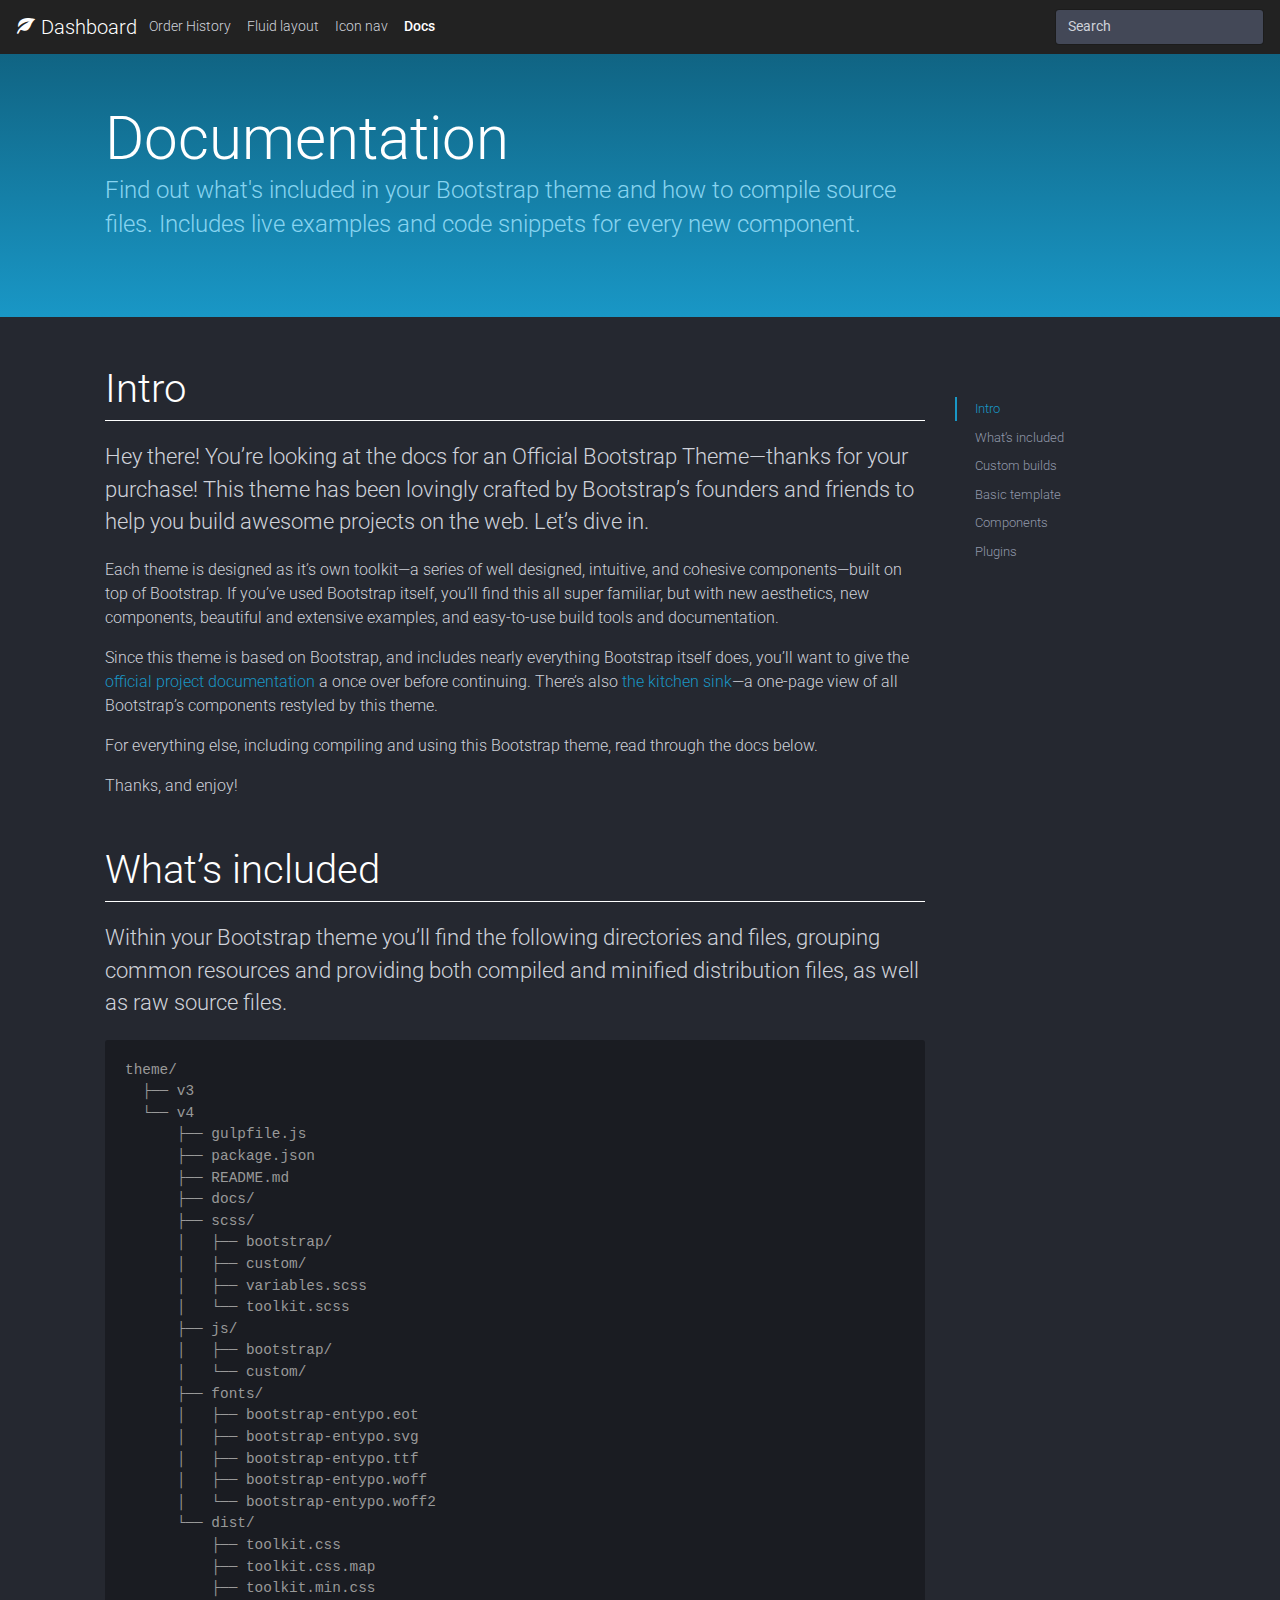
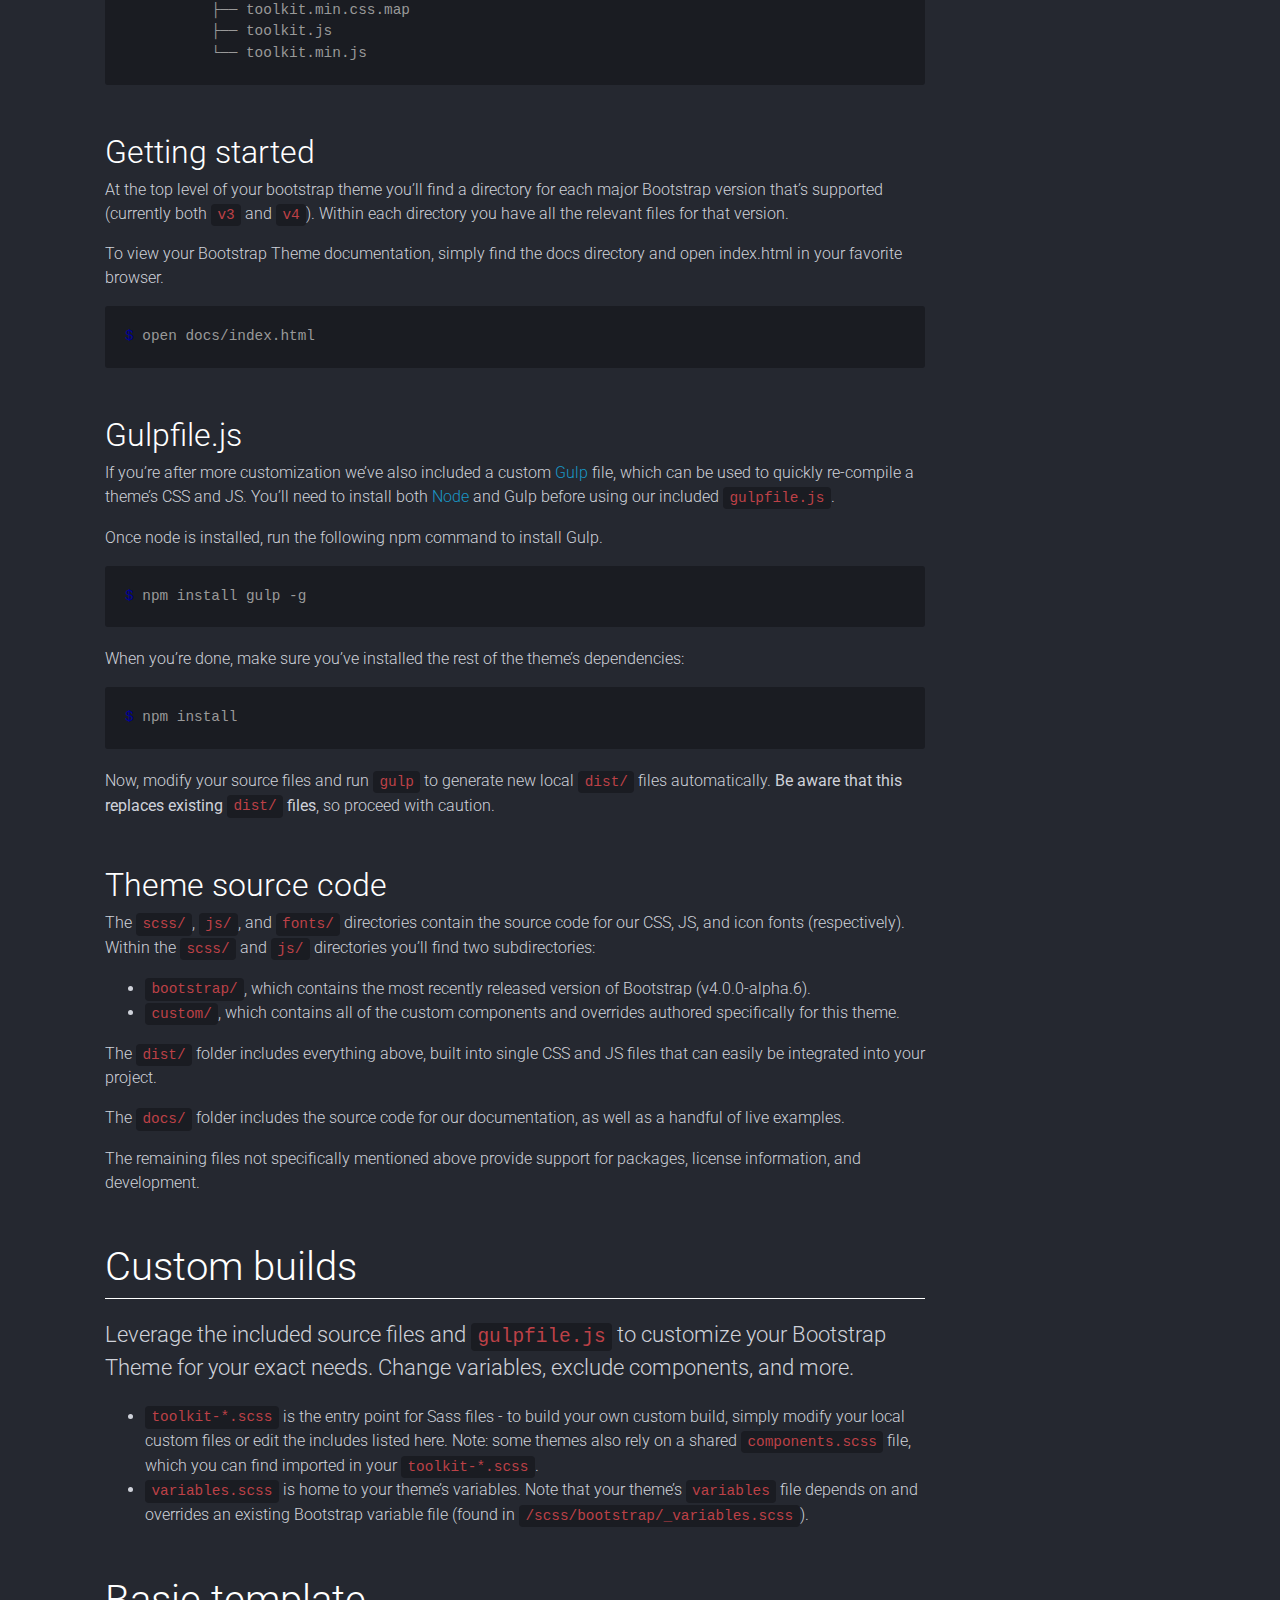
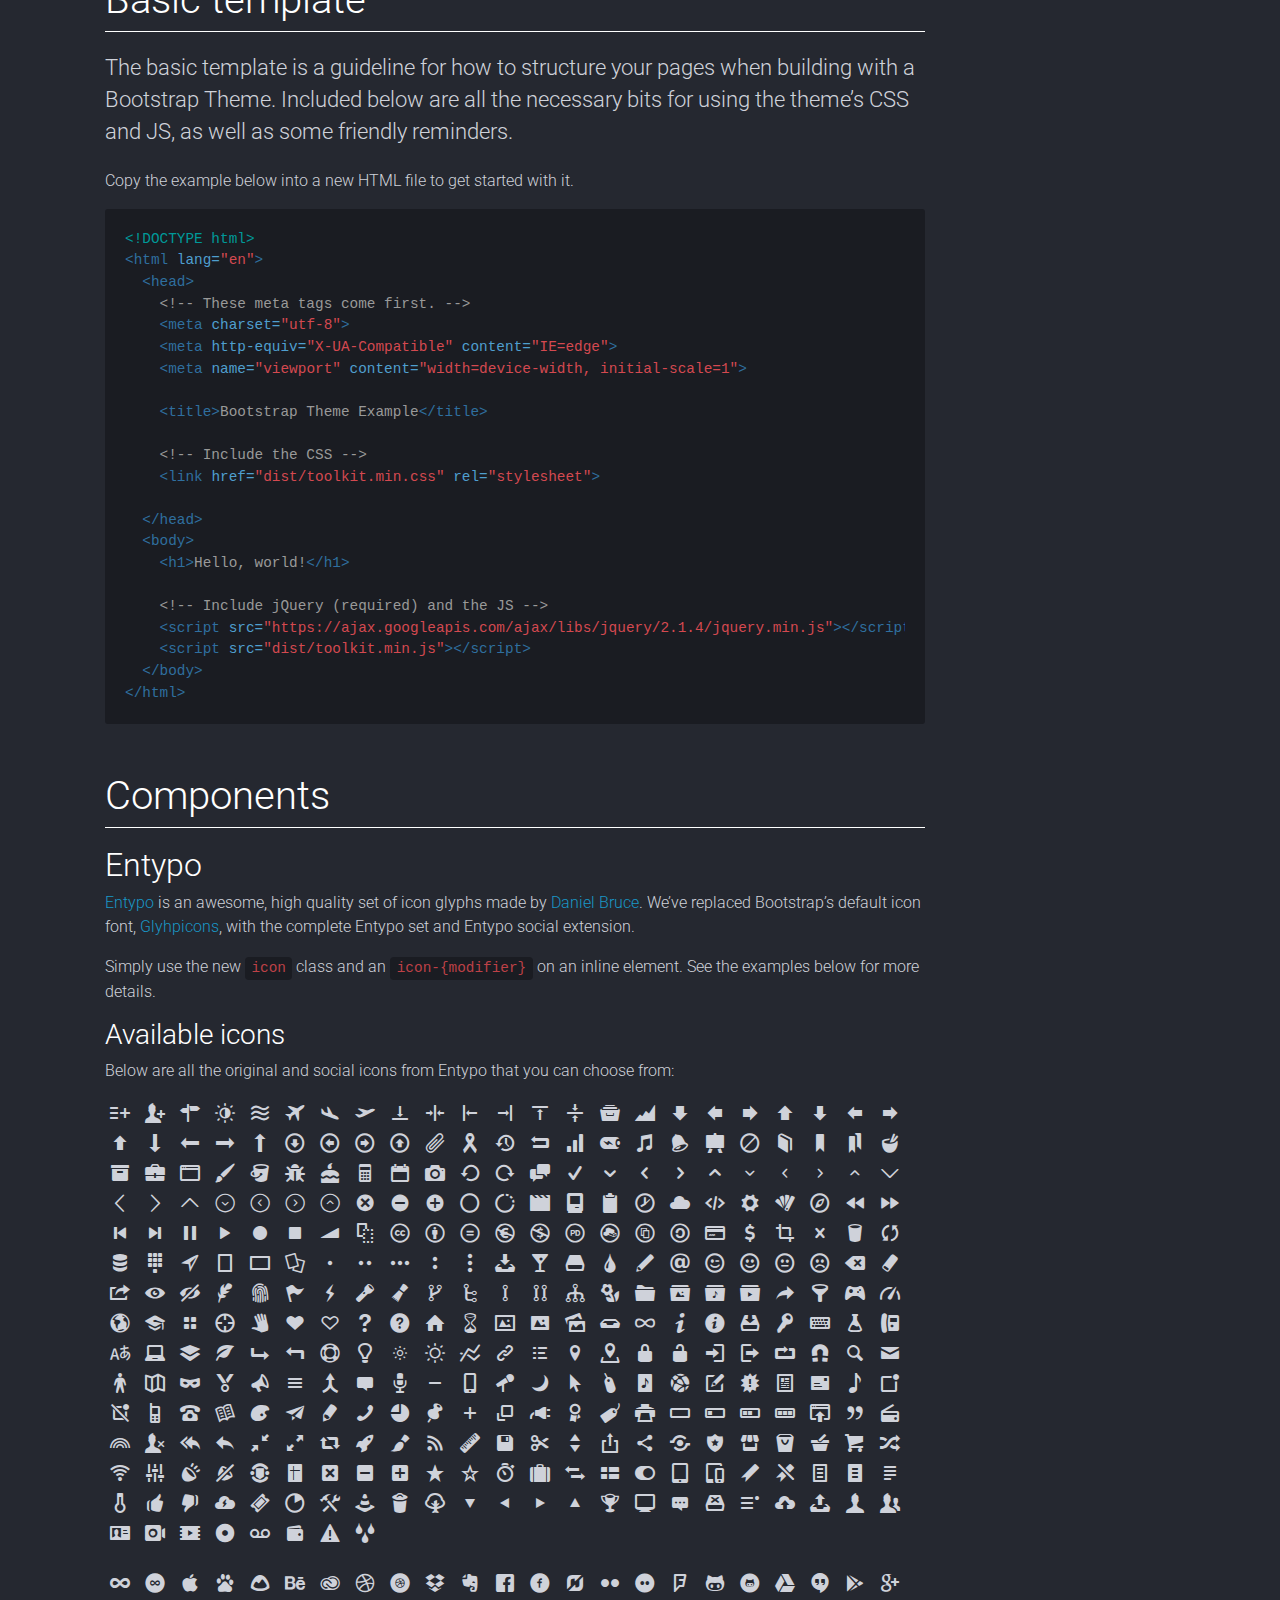
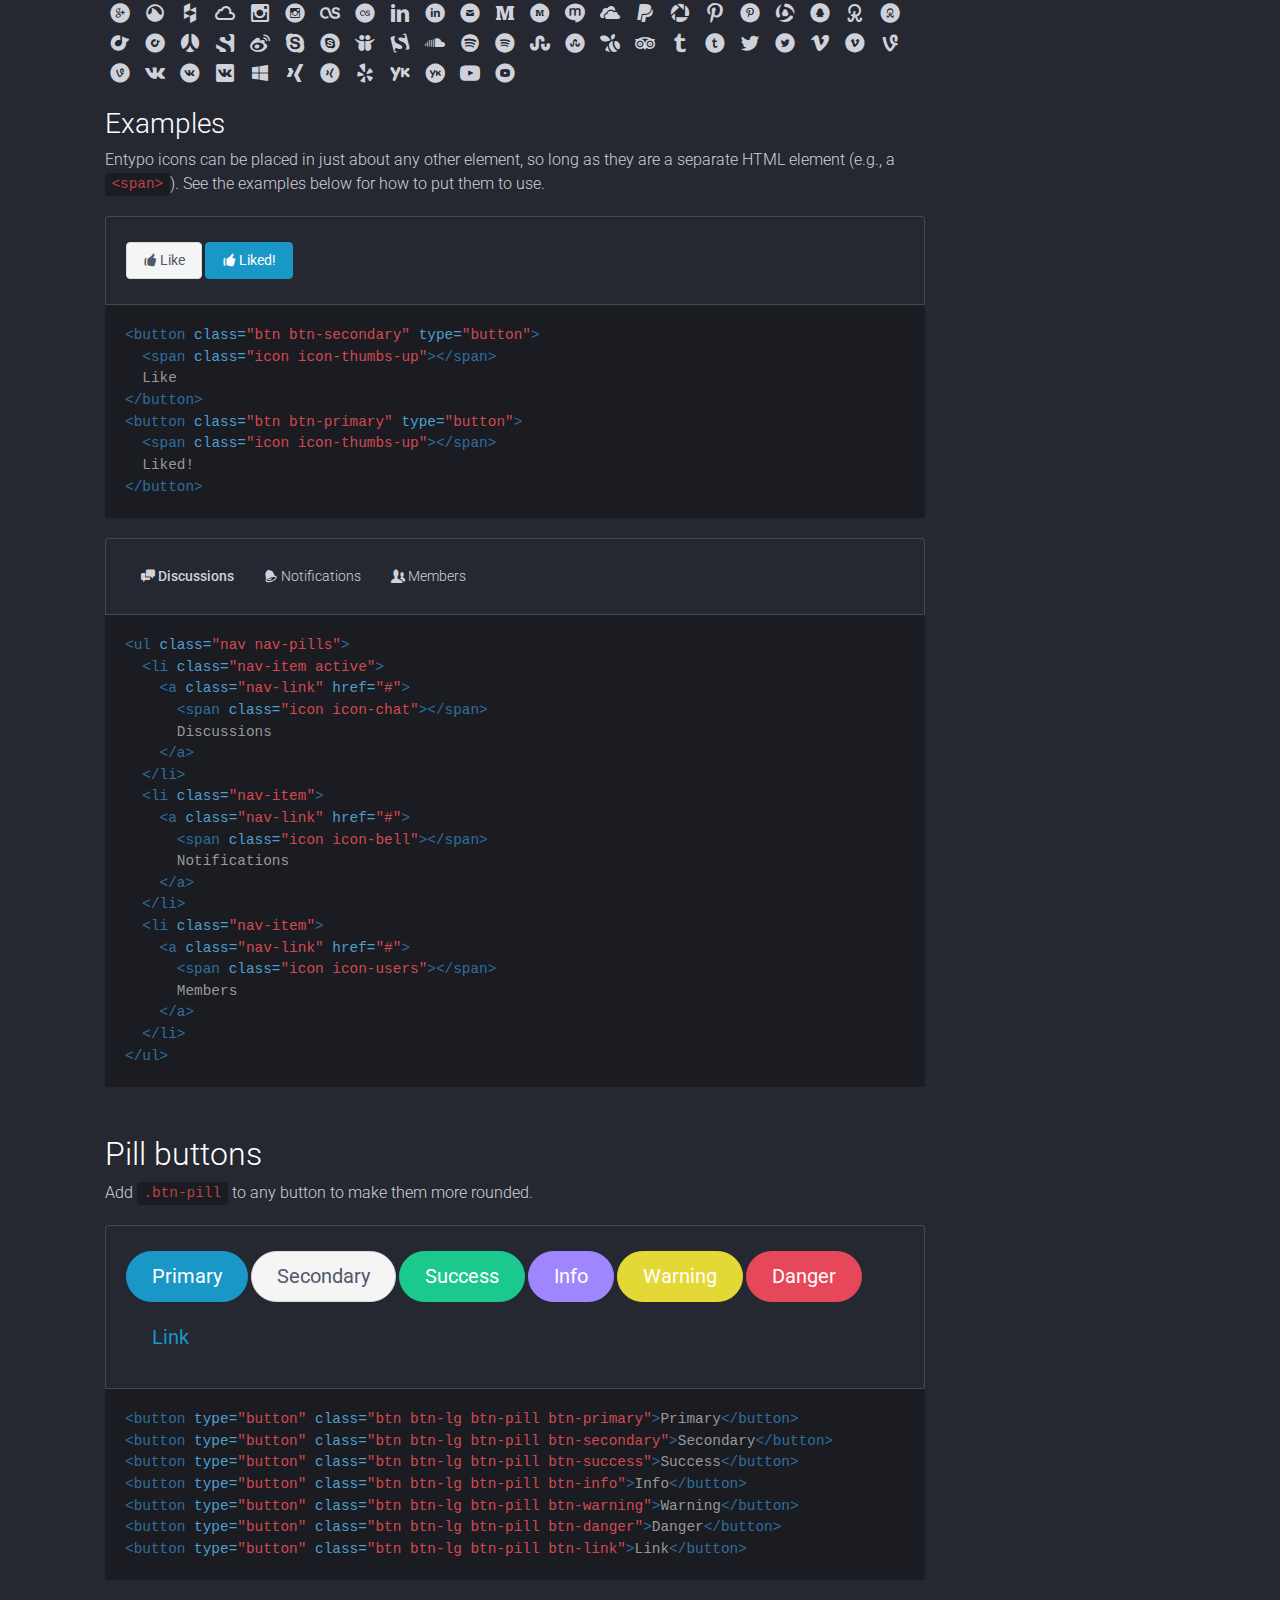
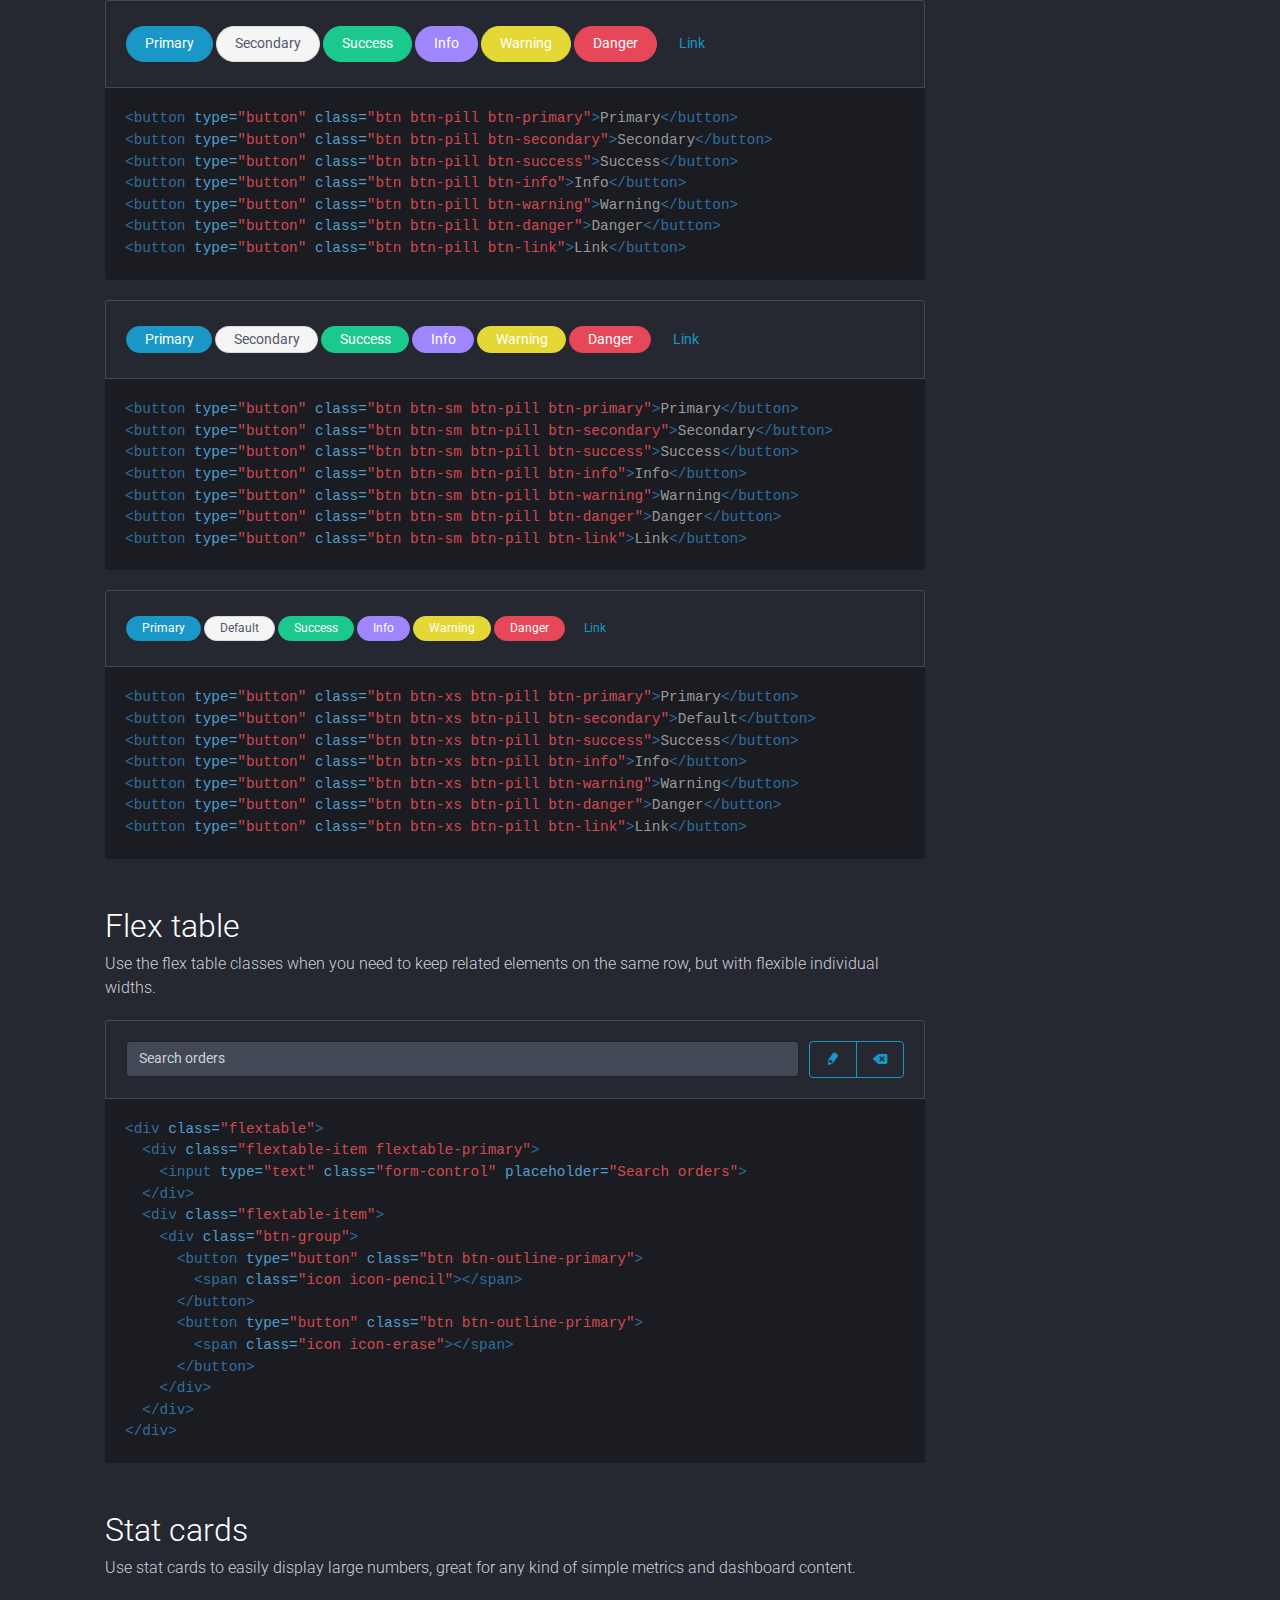
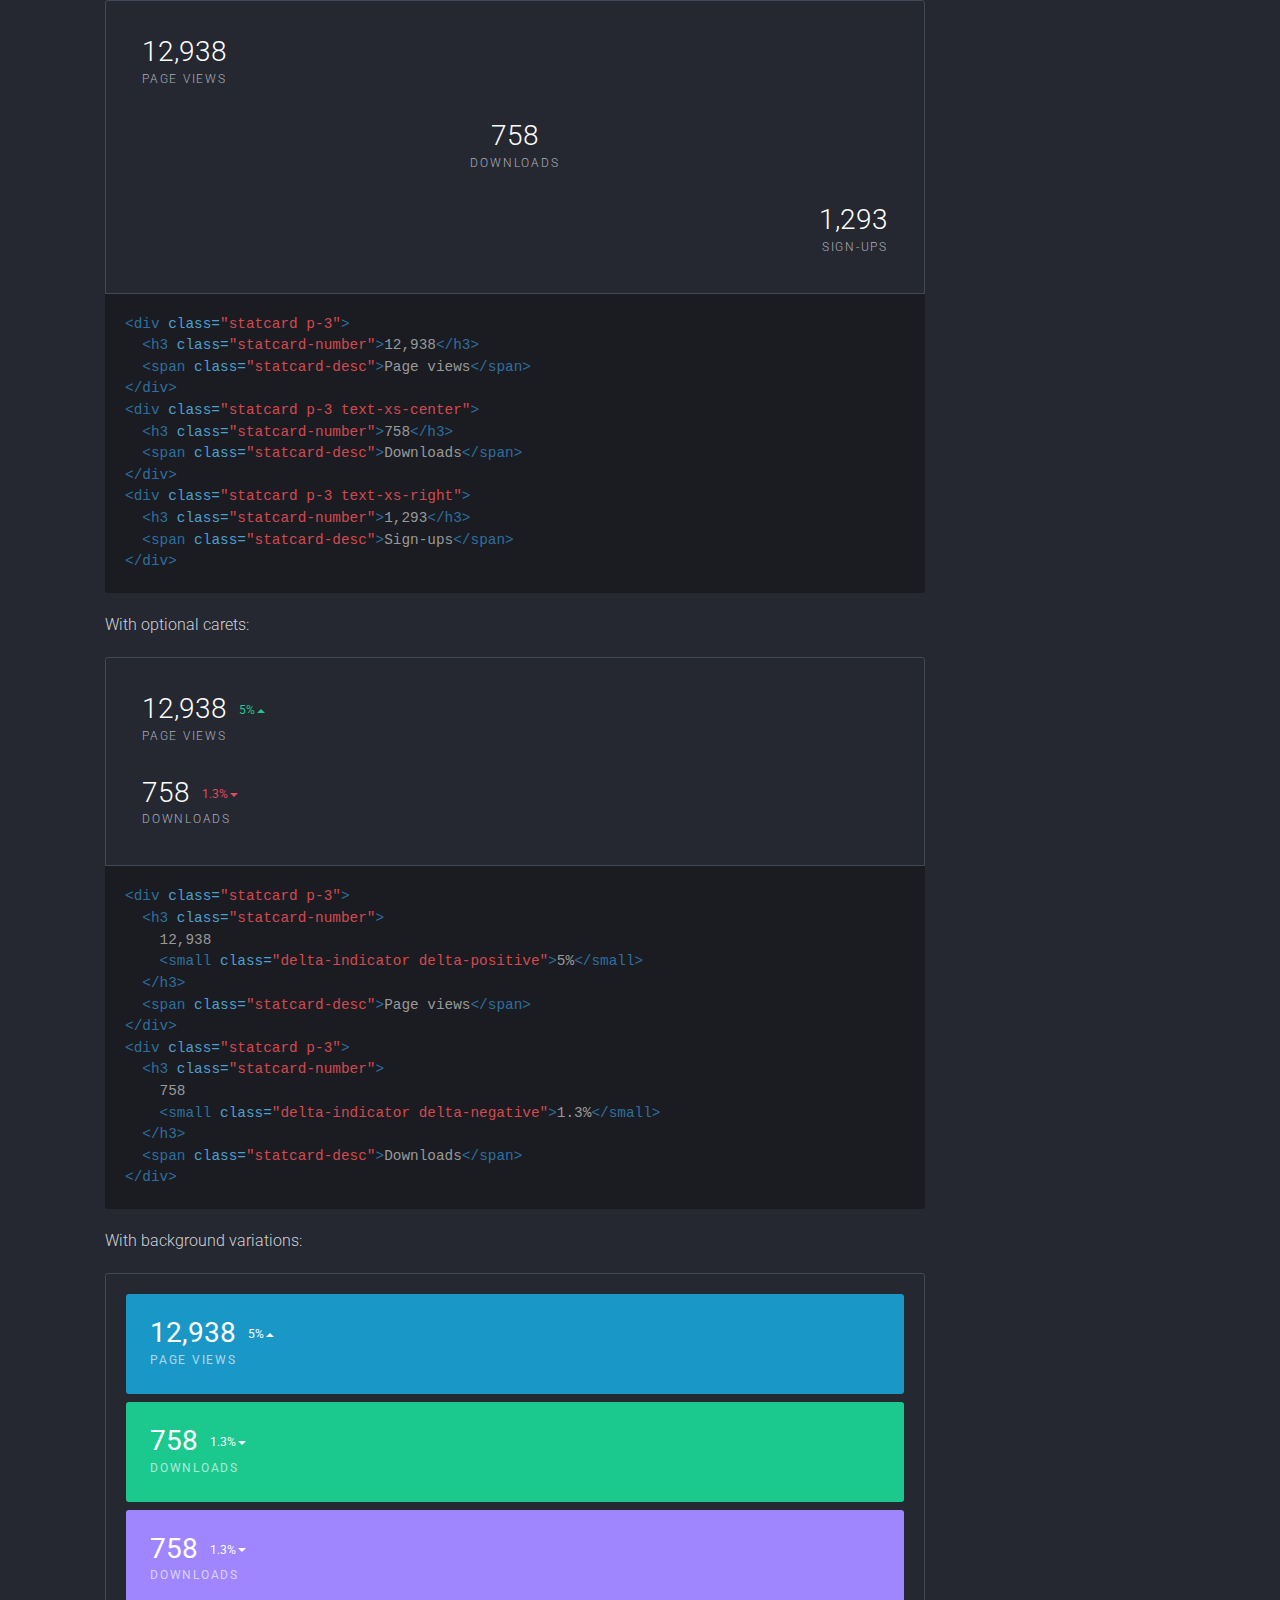
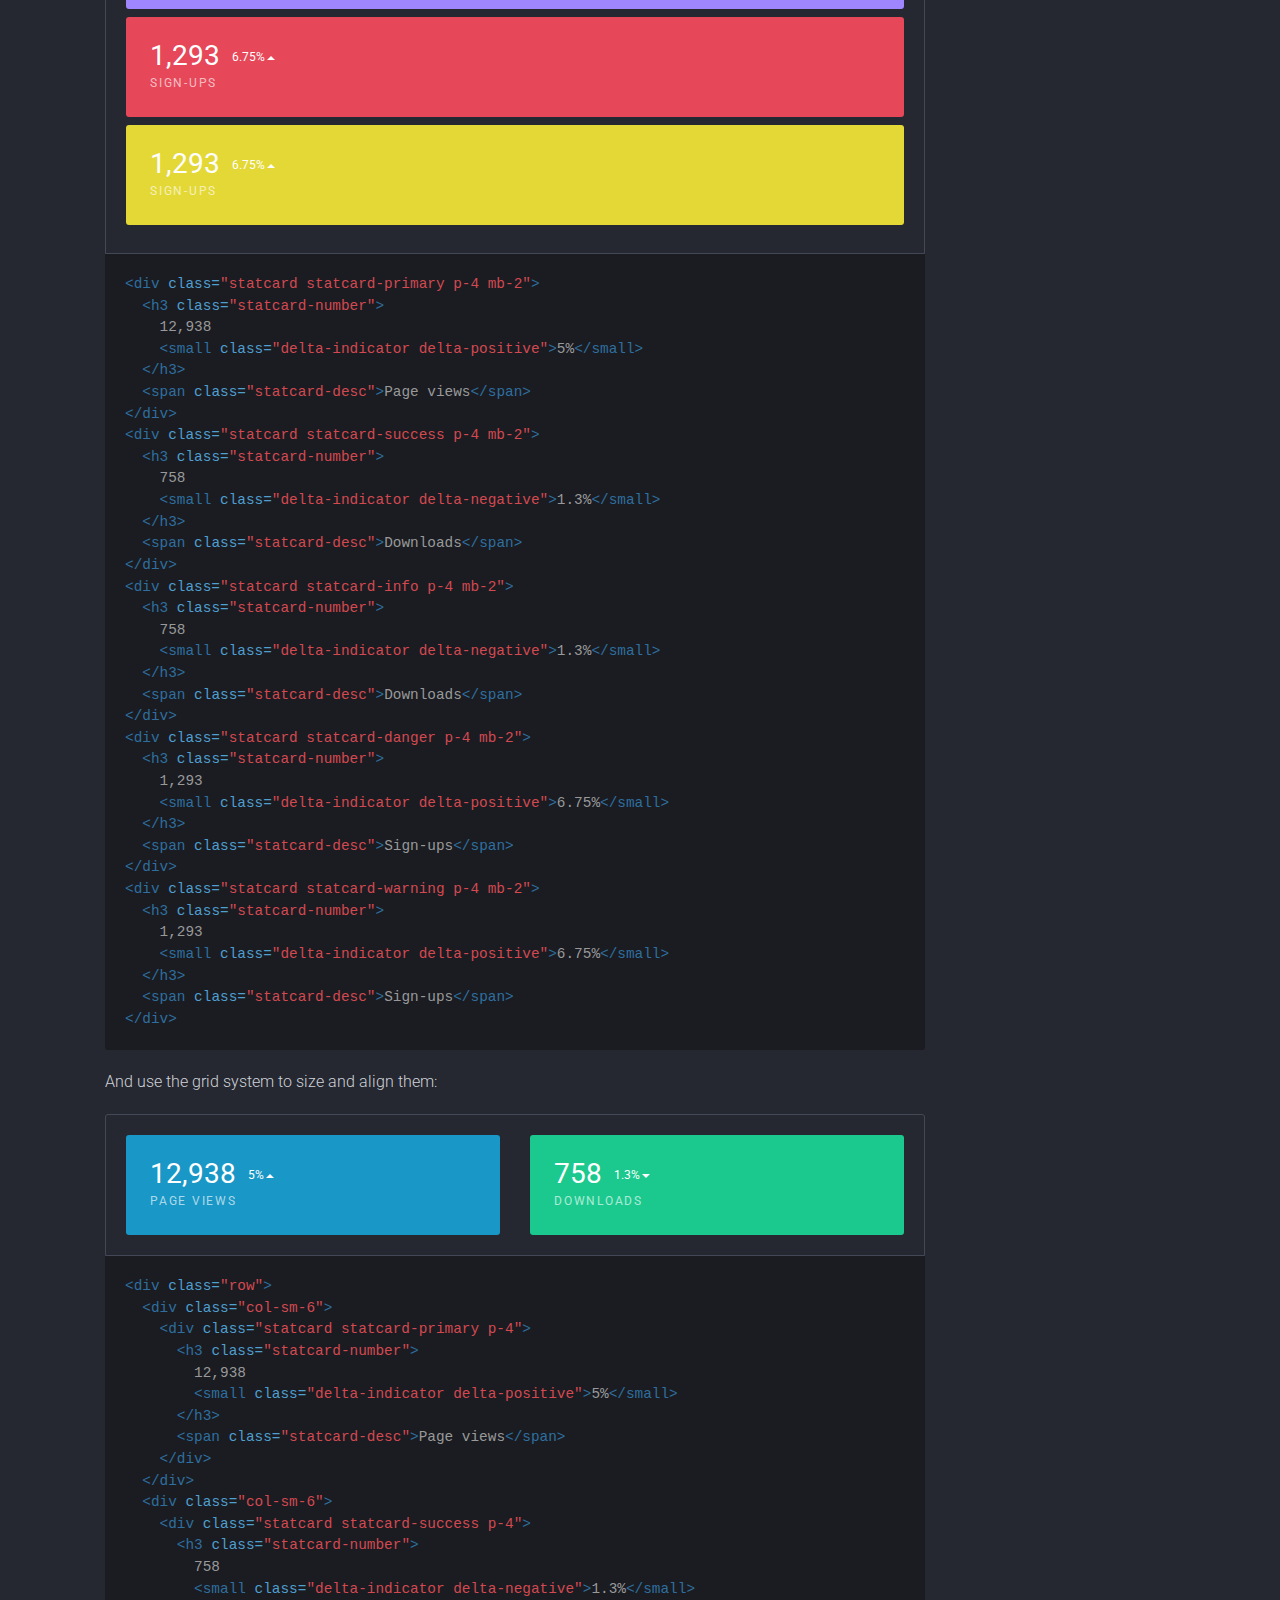
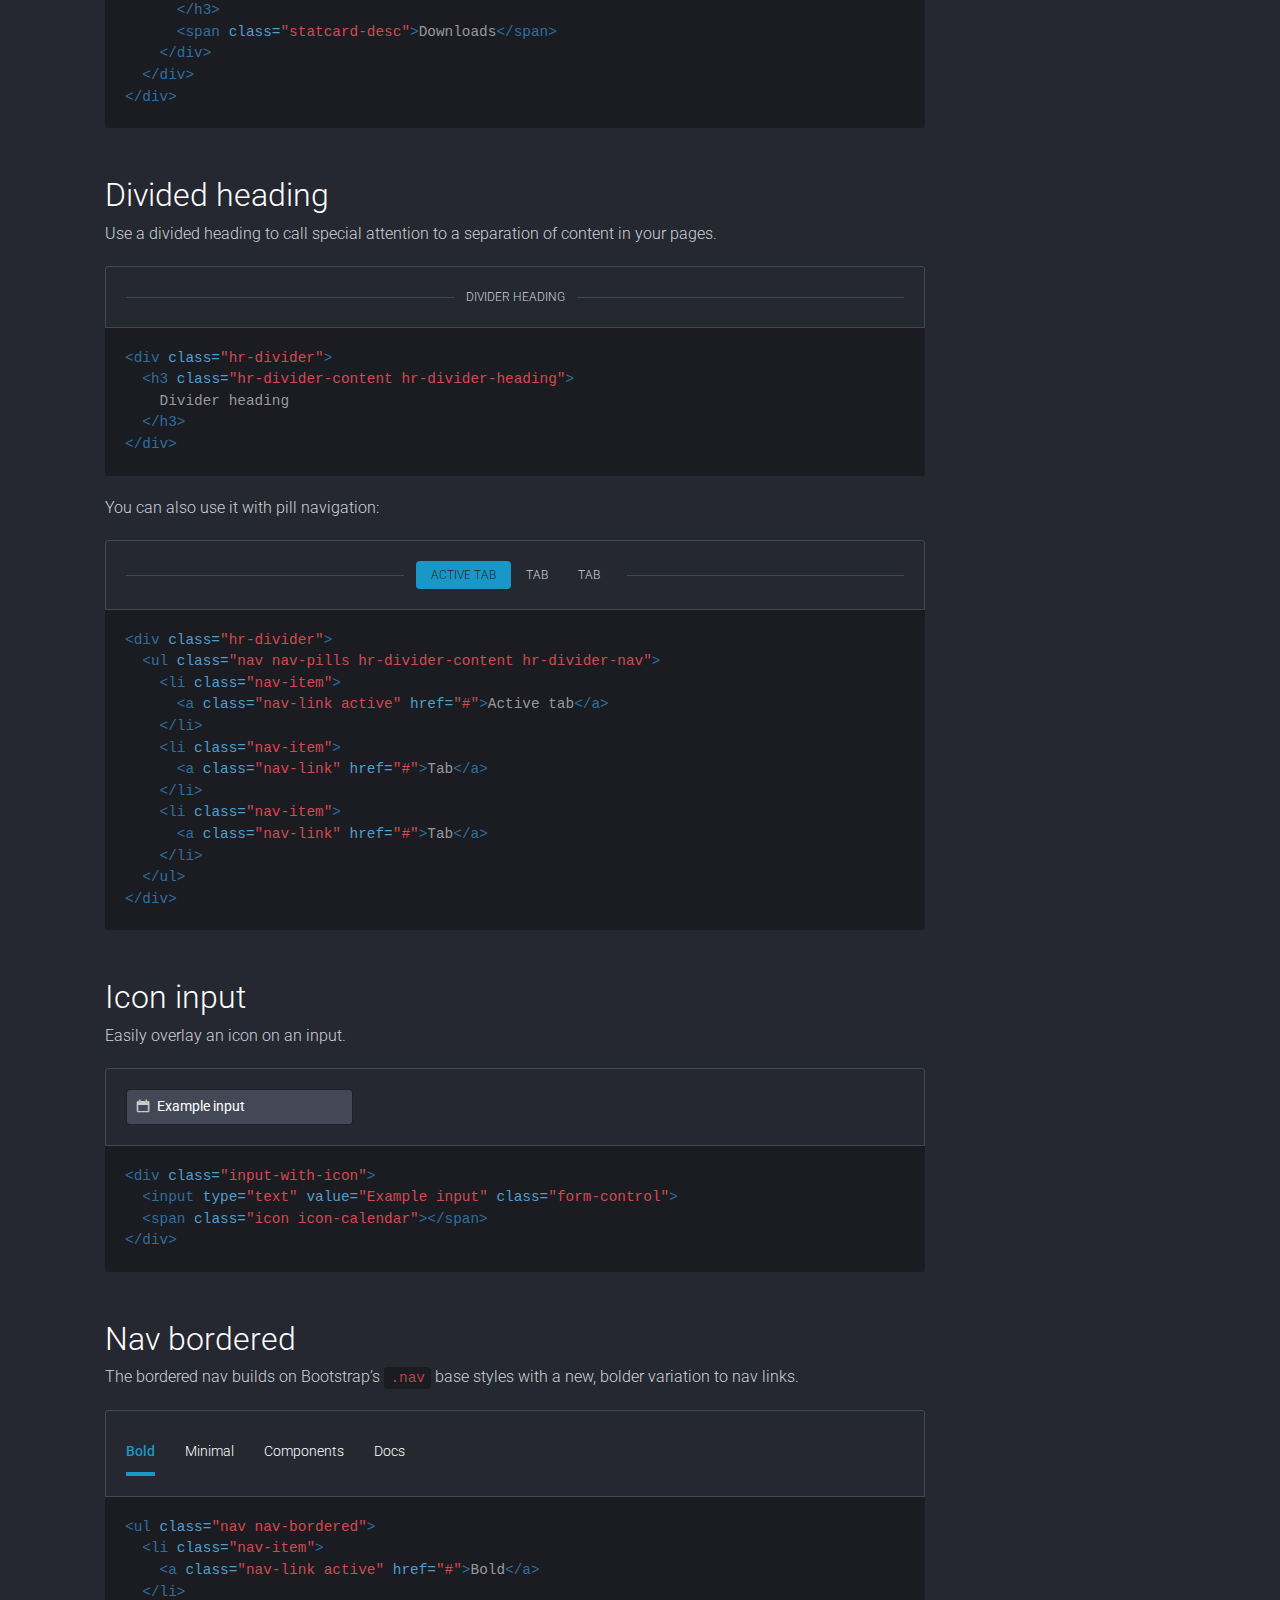
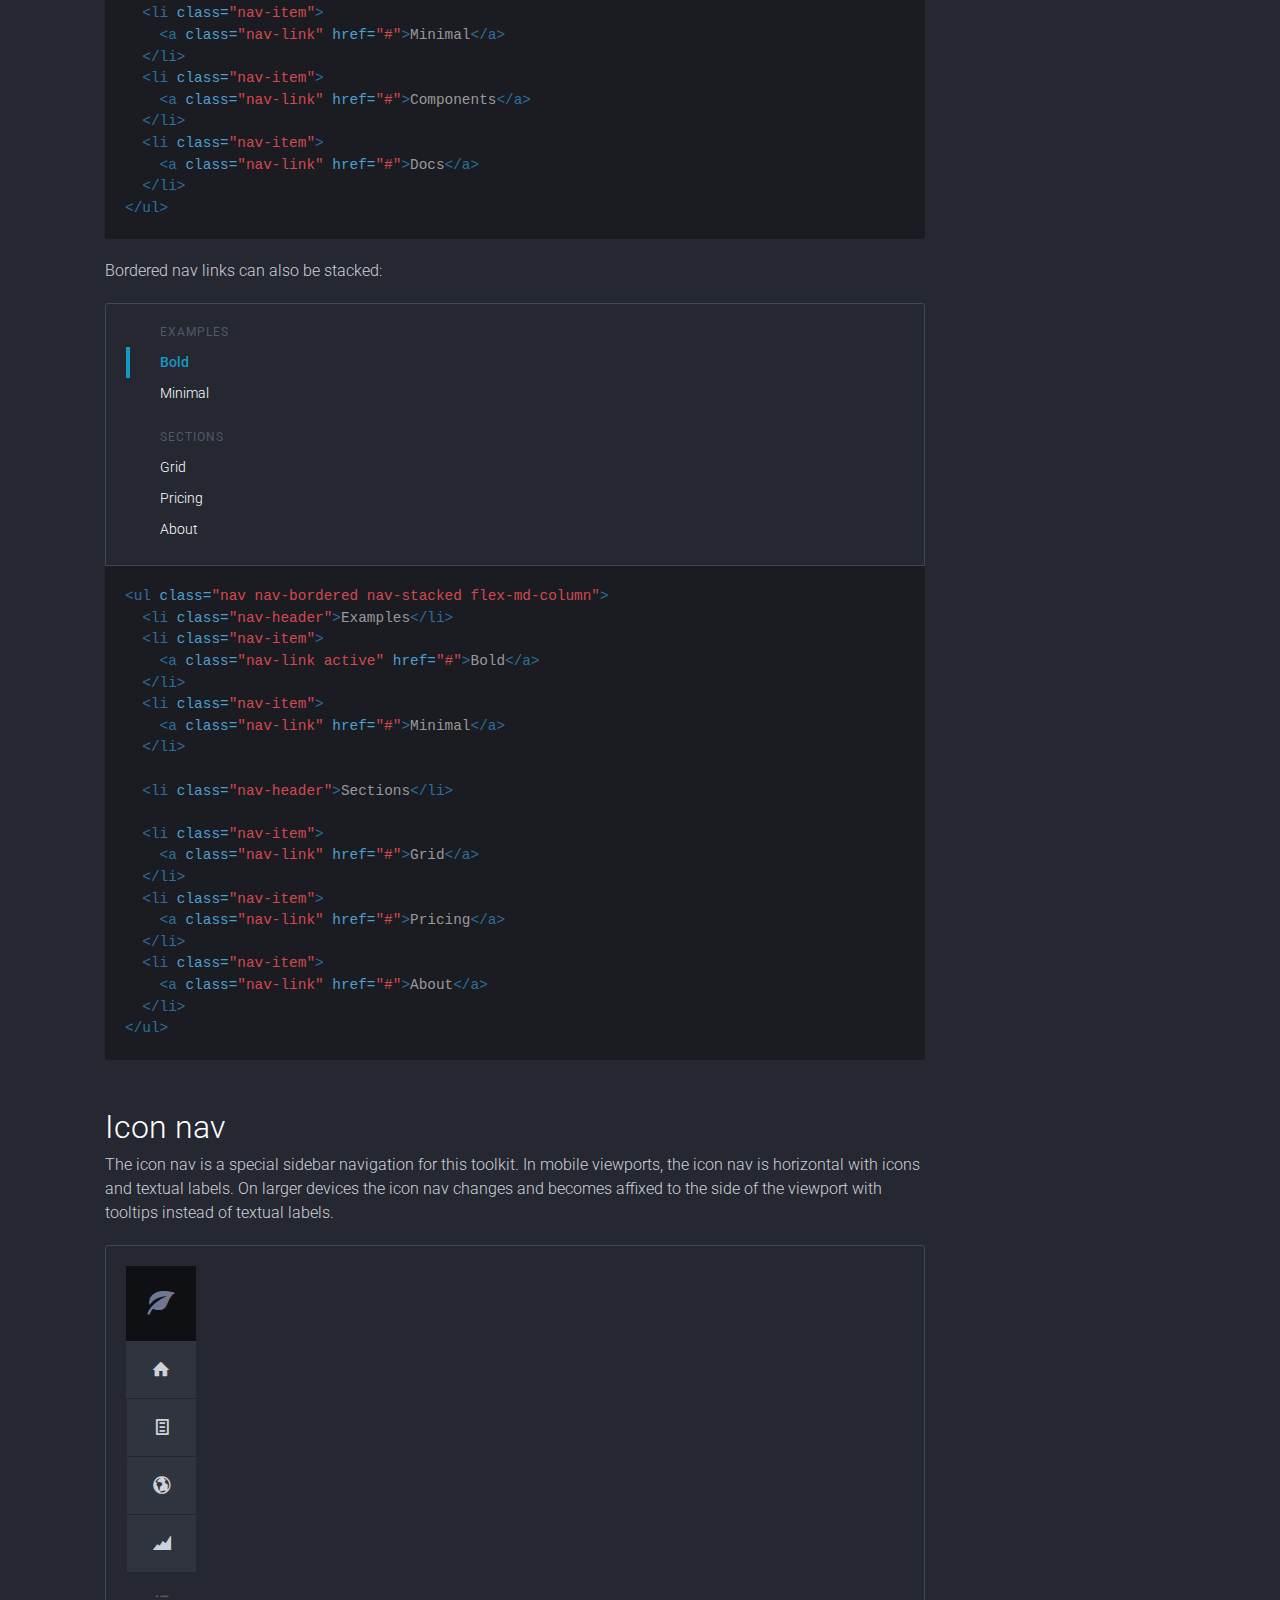
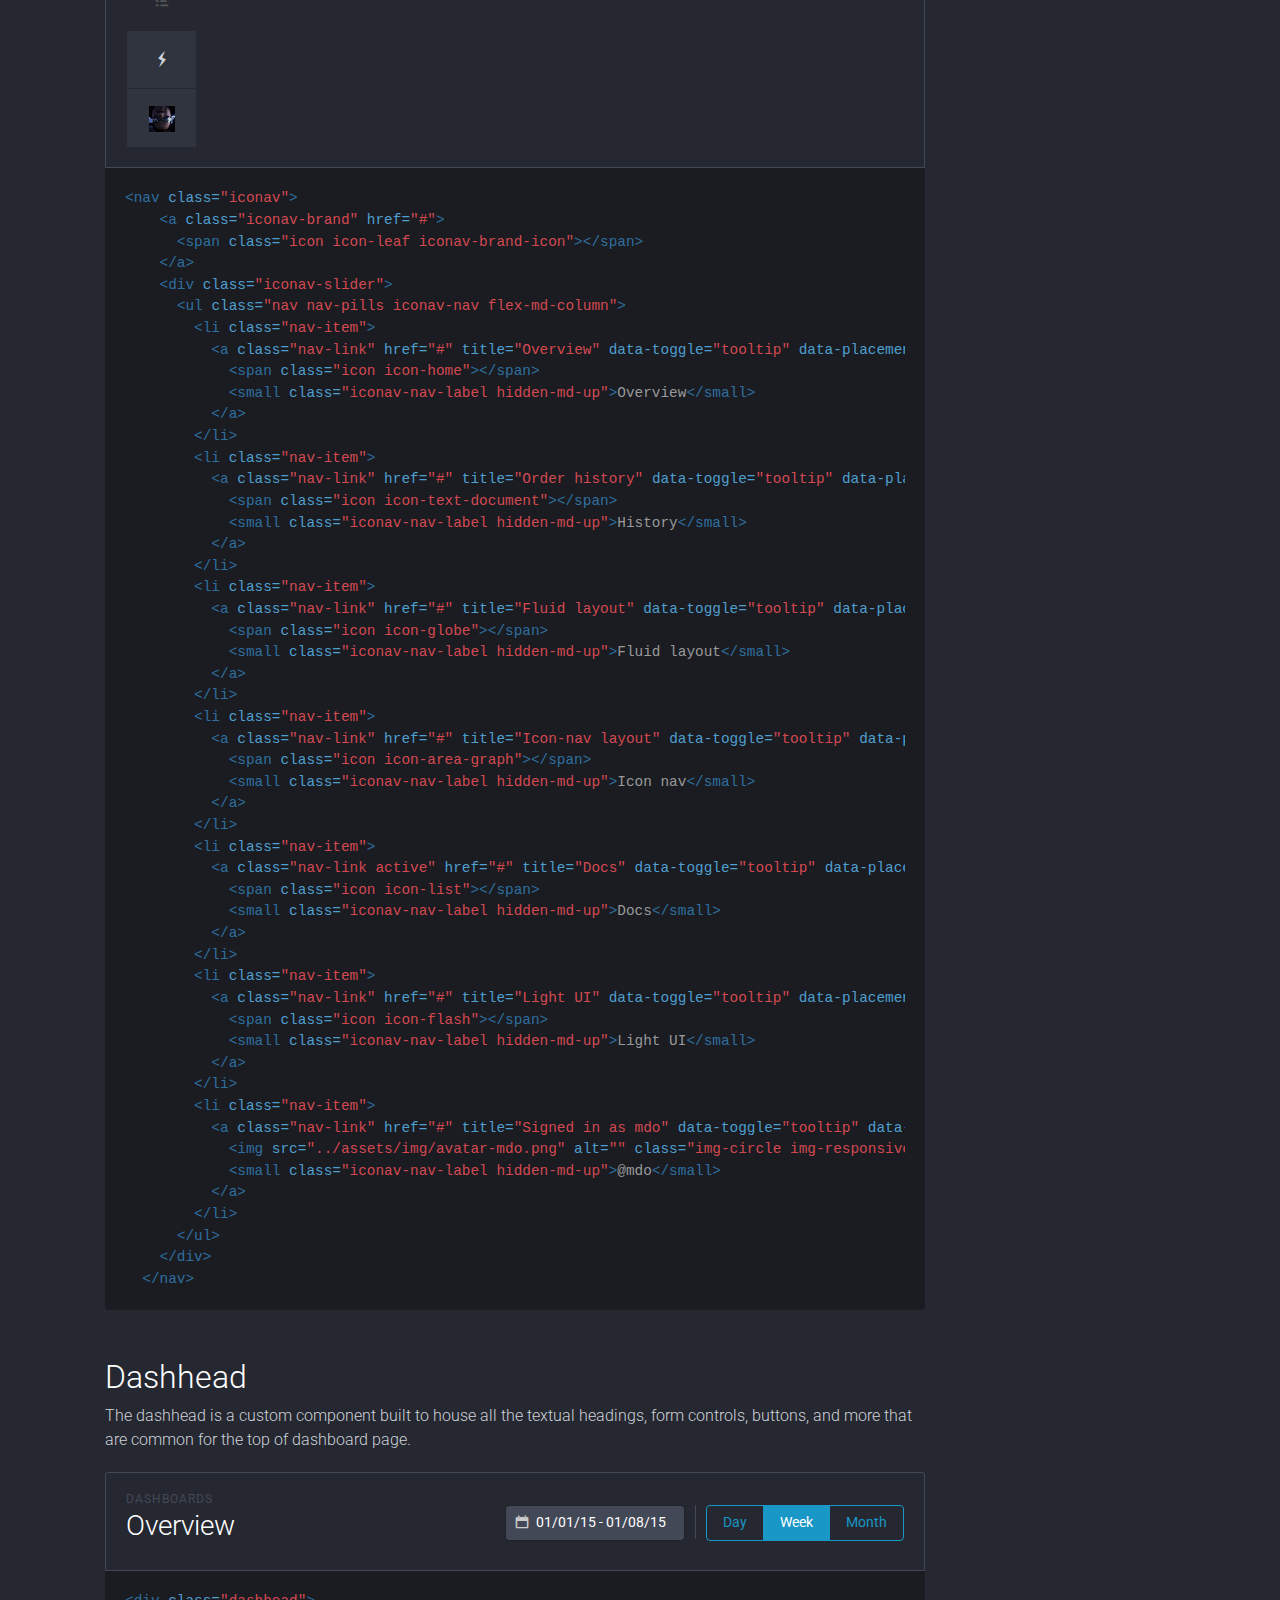
<file: bootstrap4/theme-dashboard/v4/docs/docs/index.html>
<!DOCTYPE html>
<html lang="en">
  <head>
    <meta charset="utf-8">
    <meta http-equiv="X-UA-Compatible" content="IE=edge">
    <meta name="viewport" content="width=device-width, initial-scale=1">
    <meta name="description" content="">
    <meta name="keywords" content="">
    <meta name="author" content="">

    <title>
      
        Documentation &middot; 
      
    </title>

    <link href="http://fonts.googleapis.com/css?family=Roboto:300,400,500,700,400italic" rel="stylesheet">
    
      <link href="../assets/css/toolkit-inverse.css" rel="stylesheet">
    
    
      <link href="../assets/css/docs.css" rel="stylesheet">
    
    <link href="../assets/css/application.css" rel="stylesheet">

    <style>
      /* note: this is a hack for ios iframe for bootstrap themes shopify page */
      /* this chunk of css is not part of the toolkit :) */
      body {
        width: 1px;
        min-width: 100%;
        *width: 100%;
      }
    </style>
  </head>


<body class="with-top-navbar">

  <nav class="navbar navbar-toggleable-sm fixed-top navbar-inverse bg-inverse app-navbar">
    <button
      class="navbar-toggler navbar-toggler-right hidden-md-up"
      type="button"
      data-toggle="collapse"
      data-target="#navbarResponsive"
      aria-controls="navbarResponsive"
      aria-expanded="false"
      aria-label="Toggle navigation">
      <span class="navbar-toggler-icon"></span>
    </button>

    <a class="navbar-brand" href="../index.html">
      <span class="icon icon-leaf navbar-brand-icon"></span>
      Dashboard
    </a>

    <div class="collapse navbar-collapse mr-auto" id="navbarResponsive">
      <ul class="nav navbar-nav">
        <li class="nav-item">
          <a class="nav-link" href="../order-history/index.html">Order History</a>
        </li>
        <li class="nav-item">
          <a class="nav-link" href="../fluid/index.html">Fluid layout</a>
        </li>
        <li class="nav-item">
          <a class="nav-link" href="../icon-nav/index.html">Icon nav</a>
        </li>
        <li class="nav-item active">
          <a class="nav-link" href="../docs/index.html">Docs</a>
        </li>
      </ul>

      <form class="form-inline hidden-sm-down ml-auto">
        <input class="form-control" type="text" data-action="grow" placeholder="Search">
      </form>
    </div>
  </nav>


  
    <div class="docs-header" id="content">
      <div class="container">
        <h1>Documentation</h1>
        <p>Find out what's included in your Bootstrap theme and how to compile source files. Includes live examples and code snippets for every new component.</p>
      </div>
    </div>
    <div class="container docs-content">
      
<h1 id="contents">Contents</h1>

<ul id="markdown-toc">
  <li><a href="#contents" id="markdown-toc-contents">Contents</a></li>
  <li><a href="#intro" id="markdown-toc-intro">Intro</a></li>
  <li><a href="#whats-included" id="markdown-toc-whats-included">What’s included</a>    <ul>
      <li><a href="#getting-started" id="markdown-toc-getting-started">Getting started</a></li>
      <li><a href="#gulpfilejs" id="markdown-toc-gulpfilejs">Gulpfile.js</a></li>
      <li><a href="#theme-source-code" id="markdown-toc-theme-source-code">Theme source code</a></li>
    </ul>
  </li>
  <li><a href="#custom-builds" id="markdown-toc-custom-builds">Custom builds</a></li>
  <li><a href="#basic-template" id="markdown-toc-basic-template">Basic template</a></li>
  <li><a href="#components" id="markdown-toc-components">Components</a>    <ul>
      <li><a href="#entypo" id="markdown-toc-entypo">Entypo</a>        <ul>
          <li><a href="#available-icons" id="markdown-toc-available-icons">Available icons</a></li>
          <li><a href="#examples" id="markdown-toc-examples">Examples</a></li>
        </ul>
      </li>
      <li><a href="#pill-buttons" id="markdown-toc-pill-buttons">Pill buttons</a></li>
      <li><a href="#flex-table" id="markdown-toc-flex-table">Flex table</a></li>
      <li><a href="#stat-cards" id="markdown-toc-stat-cards">Stat cards</a></li>
      <li><a href="#divided-heading" id="markdown-toc-divided-heading">Divided heading</a></li>
      <li><a href="#icon-input" id="markdown-toc-icon-input">Icon input</a></li>
      <li><a href="#nav-bordered" id="markdown-toc-nav-bordered">Nav bordered</a></li>
      <li><a href="#icon-nav" id="markdown-toc-icon-nav">Icon nav</a></li>
      <li><a href="#dashhead" id="markdown-toc-dashhead">Dashhead</a></li>
      <li><a href="#list-group" id="markdown-toc-list-group">List group</a>        <ul>
          <li><a href="#list-group-header" id="markdown-toc-list-group-header">List group header</a></li>
          <li><a href="#list-group-progress" id="markdown-toc-list-group-progress">List group progress</a></li>
        </ul>
      </li>
      <li><a href="#custom-modals" id="markdown-toc-custom-modals">Custom Modals</a></li>
    </ul>
  </li>
  <li><a href="#plugins" id="markdown-toc-plugins">Plugins</a>    <ul>
      <li><a href="#tablesorter" id="markdown-toc-tablesorter">Tablesorter</a></li>
      <li><a href="#datepicker" id="markdown-toc-datepicker">Datepicker</a></li>
      <li><a href="#chartjs" id="markdown-toc-chartjs">Chart.js</a></li>
    </ul>
  </li>
</ul>

<h1 id="intro">Intro</h1>

<p>Hey there! You’re looking at the docs for an Official Bootstrap Theme—thanks for your purchase! This theme has been lovingly crafted by Bootstrap’s founders and friends to help you build awesome projects on the web. Let’s dive in.</p>

<p>Each theme is designed as it’s own toolkit—a series of well designed, intuitive, and cohesive components—built on top of Bootstrap. If you’ve used Bootstrap itself, you’ll find this all super familiar, but with new aesthetics, new components, beautiful and extensive examples, and easy-to-use build tools and documentation.</p>

<p>Since this theme is based on Bootstrap, and includes nearly everything Bootstrap itself does, you’ll want to give the <a href="http://getbootstrap.com">official project documentation</a> a once over before continuing. There’s also <a href="../bootstrap/index.html">the kitchen sink</a>—a one-page view of all Bootstrap’s components restyled by this theme.</p>

<p>For everything else, including compiling and using this Bootstrap theme, read through the docs below.</p>

<p>Thanks, and enjoy!</p>

<h1 id="whats-included">What’s included</h1>

<p>Within your Bootstrap theme you’ll find the following directories and files, grouping common resources and providing both compiled and minified distribution files, as well as raw source files.</p>

<figure class="highlight"><pre><code class="language-bash" data-lang="bash">theme/
  ├── v3
  └── v4
      ├── gulpfile.js
      ├── package.json
      ├── README.md
      ├── docs/
      ├── scss/
      │   ├── bootstrap/
      │   ├── custom/
      │   ├── variables.scss
      │   └── toolkit.scss
      ├── js/
      │   ├── bootstrap/
      │   └── custom/
      ├── fonts/
      │   ├── bootstrap-entypo.eot
      │   ├── bootstrap-entypo.svg
      │   ├── bootstrap-entypo.ttf
      │   ├── bootstrap-entypo.woff
      │   └── bootstrap-entypo.woff2
      └── dist/
          ├── toolkit.css
          ├── toolkit.css.map
          ├── toolkit.min.css
          ├── toolkit.min.css.map
          ├── toolkit.js
          └── toolkit.min.js</code></pre></figure>

<h2 id="getting-started">Getting started</h2>

<p>At the top level of your bootstrap theme you’ll find a directory for each major Bootstrap version that’s supported (currently both <code class="highlighter-rouge">v3</code> and <code class="highlighter-rouge">v4</code>). Within each directory you have all the relevant files for that version.</p>

<p>To view your Bootstrap Theme documentation, simply find the docs directory and open index.html in your favorite browser.</p>

<figure class="highlight"><pre><code class="language-bash" data-lang="bash"><span class="gp">$ </span>open docs/index.html</code></pre></figure>

<h2 id="gulpfilejs">Gulpfile.js</h2>

<p>If you’re after more customization we’ve also included a custom <a href="http://gulpjs.com">Gulp</a> file, which can be used to quickly re-compile a theme’s CSS and JS. You’ll need to install both <a href="https://nodejs.org/en/download/">Node</a> and Gulp before using our included <code class="highlighter-rouge">gulpfile.js</code>.</p>

<p>Once node is installed, run the following npm command to install Gulp.</p>

<figure class="highlight"><pre><code class="language-bash" data-lang="bash"><span class="gp">$ </span>npm install gulp -g</code></pre></figure>

<p>When you’re done, make sure you’ve installed the rest of the theme’s dependencies:</p>

<figure class="highlight"><pre><code class="language-bash" data-lang="bash"><span class="gp">$ </span>npm install</code></pre></figure>

<p>Now, modify your source files and run <code class="highlighter-rouge">gulp</code> to generate new local <code class="highlighter-rouge">dist/</code> files automatically. <strong>Be aware that this replaces existing <code class="highlighter-rouge">dist/</code> files</strong>, so proceed with caution.</p>

<h2 id="theme-source-code">Theme source code</h2>

<p>The <code class="highlighter-rouge">scss/</code>, <code class="highlighter-rouge">js/</code>, and <code class="highlighter-rouge">fonts/</code> directories contain the source code for our CSS, JS, and icon fonts (respectively). Within the <code class="highlighter-rouge">scss/</code> and <code class="highlighter-rouge">js/</code> directories you’ll find two subdirectories:</p>

<ul>
  <li><code class="highlighter-rouge">bootstrap/</code>, which contains the most recently released version of Bootstrap (v4.0.0-alpha.6).</li>
  <li><code class="highlighter-rouge">custom/</code>, which contains all of the custom components and overrides authored specifically for this theme.</li>
</ul>

<p>The <code class="highlighter-rouge">dist/</code> folder includes everything above, built into single CSS and JS files that can easily be integrated into your project.</p>

<p>The <code class="highlighter-rouge">docs/</code> folder includes the source code for our documentation, as well as a handful of live examples.</p>

<p>The remaining files not specifically mentioned above provide support for packages, license information, and development.</p>

<h1 id="custom-builds">Custom builds</h1>

<p>Leverage the included source files and <code class="highlighter-rouge">gulpfile.js</code> to customize your Bootstrap Theme for your exact needs. Change variables, exclude components, and more.</p>

<ul>
  <li><code class="highlighter-rouge">toolkit-*.scss</code> is the entry point for Sass files - to build your own custom build, simply modify your local custom files or edit the includes listed here. Note: some themes also rely on a shared <code class="highlighter-rouge">components.scss</code> file, which you can find imported in your <code class="highlighter-rouge">toolkit-*.scss</code>.</li>
  <li><code class="highlighter-rouge">variables.scss</code> is home to your theme’s variables. Note that your theme’s <code class="highlighter-rouge">variables</code> file depends on and overrides an existing Bootstrap variable file (found in <code class="highlighter-rouge">/scss/bootstrap/_variables.scss</code>).</li>
</ul>

<h1 id="basic-template">Basic template</h1>

<p>The basic template is a guideline for how to structure your pages when building with a Bootstrap Theme. Included below are all the necessary bits for using the theme’s CSS and JS, as well as some friendly reminders.</p>

<p>Copy the example below into a new HTML file to get started with it.</p>

<figure class="highlight"><pre><code class="language-html" data-lang="html"><span class="cp">&lt;!DOCTYPE html&gt;</span>
<span class="nt">&lt;html</span> <span class="na">lang=</span><span class="s">"en"</span><span class="nt">&gt;</span>
  <span class="nt">&lt;head&gt;</span>
    <span class="c">&lt;!-- These meta tags come first. --&gt;</span>
    <span class="nt">&lt;meta</span> <span class="na">charset=</span><span class="s">"utf-8"</span><span class="nt">&gt;</span>
    <span class="nt">&lt;meta</span> <span class="na">http-equiv=</span><span class="s">"X-UA-Compatible"</span> <span class="na">content=</span><span class="s">"IE=edge"</span><span class="nt">&gt;</span>
    <span class="nt">&lt;meta</span> <span class="na">name=</span><span class="s">"viewport"</span> <span class="na">content=</span><span class="s">"width=device-width, initial-scale=1"</span><span class="nt">&gt;</span>

    <span class="nt">&lt;title&gt;</span>Bootstrap Theme Example<span class="nt">&lt;/title&gt;</span>

    <span class="c">&lt;!-- Include the CSS --&gt;</span>
    <span class="nt">&lt;link</span> <span class="na">href=</span><span class="s">"dist/toolkit.min.css"</span> <span class="na">rel=</span><span class="s">"stylesheet"</span><span class="nt">&gt;</span>

  <span class="nt">&lt;/head&gt;</span>
  <span class="nt">&lt;body&gt;</span>
    <span class="nt">&lt;h1&gt;</span>Hello, world!<span class="nt">&lt;/h1&gt;</span>

    <span class="c">&lt;!-- Include jQuery (required) and the JS --&gt;</span>
    <span class="nt">&lt;script </span><span class="na">src=</span><span class="s">"https://ajax.googleapis.com/ajax/libs/jquery/2.1.4/jquery.min.js"</span><span class="nt">&gt;&lt;/script&gt;</span>
    <span class="nt">&lt;script </span><span class="na">src=</span><span class="s">"dist/toolkit.min.js"</span><span class="nt">&gt;&lt;/script&gt;</span>
  <span class="nt">&lt;/body&gt;</span>
<span class="nt">&lt;/html&gt;</span></code></pre></figure>

<h1 id="components">Components</h1>

<h2 id="entypo">Entypo</h2>

<p><a href="http://entypo.com">Entypo</a> is an awesome, high quality set of icon glyphs made by <a href="http://www.danielbruce.se">Daniel Bruce</a>. We’ve replaced Bootstrap’s default icon font, <a href="http://glyphicons.com">Glyhpicons</a>, with the complete Entypo set and Entypo social extension.</p>

<p>Simply use the new <code class="highlighter-rouge">icon</code> class and an <code class="highlighter-rouge">icon-{modifier}</code> on an inline element. See the examples below for more details.</p>

<h3 id="available-icons">Available icons</h3>

<p>Below are all the original and social icons from Entypo that you can choose from:</p>

<div class="docs-icons">
  <span class="icon icon-add-to-list"></span>
  <span class="icon icon-add-user"></span>
  <span class="icon icon-address"></span>
  <span class="icon icon-adjust"></span>
  <span class="icon icon-air"></span>
  <span class="icon icon-aircraft"></span>
  <span class="icon icon-aircraft-landing"></span>
  <span class="icon icon-aircraft-take-off"></span>
  <span class="icon icon-align-bottom"></span>
  <span class="icon icon-align-horizontal-middle"></span>
  <span class="icon icon-align-left"></span>
  <span class="icon icon-align-right"></span>
  <span class="icon icon-align-top"></span>
  <span class="icon icon-align-vertical-middle"></span>
  <span class="icon icon-archive"></span>
  <span class="icon icon-area-graph"></span>
  <span class="icon icon-arrow-bold-down"></span>
  <span class="icon icon-arrow-bold-left"></span>
  <span class="icon icon-arrow-bold-right"></span>
  <span class="icon icon-arrow-bold-up"></span>
  <span class="icon icon-arrow-down"></span>
  <span class="icon icon-arrow-left"></span>
  <span class="icon icon-arrow-right"></span>
  <span class="icon icon-arrow-up"></span>
  <span class="icon icon-arrow-long-down"></span>
  <span class="icon icon-arrow-long-left"></span>
  <span class="icon icon-arrow-long-right"></span>
  <span class="icon icon-arrow-long-up"></span>
  <span class="icon icon-arrow-with-circle-down"></span>
  <span class="icon icon-arrow-with-circle-left"></span>
  <span class="icon icon-arrow-with-circle-right"></span>
  <span class="icon icon-arrow-with-circle-up"></span>
  <span class="icon icon-attachment"></span>
  <span class="icon icon-awareness-ribbon"></span>
  <span class="icon icon-back-in-time"></span>
  <span class="icon icon-back"></span>
  <span class="icon icon-bar-graph"></span>
  <span class="icon icon-battery"></span>
  <span class="icon icon-beamed-note"></span>
  <span class="icon icon-bell"></span>
  <span class="icon icon-blackboard"></span>
  <span class="icon icon-block"></span>
  <span class="icon icon-book"></span>
  <span class="icon icon-bookmark"></span>
  <span class="icon icon-bookmarks"></span>
  <span class="icon icon-bowl"></span>
  <span class="icon icon-box"></span>
  <span class="icon icon-briefcase"></span>
  <span class="icon icon-browser"></span>
  <span class="icon icon-brush"></span>
  <span class="icon icon-bucket"></span>
  <span class="icon icon-bug"></span>
  <span class="icon icon-cake"></span>
  <span class="icon icon-calculator"></span>
  <span class="icon icon-calendar"></span>
  <span class="icon icon-camera"></span>
  <span class="icon icon-ccw"></span>
  <span class="icon icon-cw"></span>
  <span class="icon icon-chat"></span>
  <span class="icon icon-check"></span>
  <span class="icon icon-chevron-down"></span>
  <span class="icon icon-chevron-left"></span>
  <span class="icon icon-chevron-right"></span>
  <span class="icon icon-chevron-up"></span>
  <span class="icon icon-chevron-small-down"></span>
  <span class="icon icon-chevron-small-left"></span>
  <span class="icon icon-chevron-small-right"></span>
  <span class="icon icon-chevron-small-up"></span>
  <span class="icon icon-chevron-thin-down"></span>
  <span class="icon icon-chevron-thin-left"></span>
  <span class="icon icon-chevron-thin-right"></span>
  <span class="icon icon-chevron-thin-up"></span>
  <span class="icon icon-chevron-with-circle-down"></span>
  <span class="icon icon-chevron-with-circle-left"></span>
  <span class="icon icon-chevron-with-circle-right"></span>
  <span class="icon icon-chevron-with-circle-up"></span>
  <span class="icon icon-circle-with-cross"></span>
  <span class="icon icon-circle-with-minus"></span>
  <span class="icon icon-circle-with-plus"></span>
  <span class="icon icon-circle"></span>
  <span class="icon icon-circular-graph"></span>
  <span class="icon icon-clapperboard"></span>
  <span class="icon icon-classic-computer"></span>
  <span class="icon icon-clipboard"></span>
  <span class="icon icon-clock"></span>
  <span class="icon icon-cloud"></span>
  <span class="icon icon-code"></span>
  <span class="icon icon-cog"></span>
  <span class="icon icon-colours"></span>
  <span class="icon icon-compass"></span>
  <span class="icon icon-controller-fast-backward"></span>
  <span class="icon icon-controller-fast-forward"></span>
  <span class="icon icon-controller-jump-to-start"></span>
  <span class="icon icon-controller-next"></span>
  <span class="icon icon-controller-paus"></span>
  <span class="icon icon-controller-play"></span>
  <span class="icon icon-controller-record"></span>
  <span class="icon icon-controller-stop"></span>
  <span class="icon icon-controller-volume"></span>
  <span class="icon icon-copy"></span>
  <span class="icon icon-creative-commons"></span>
  <span class="icon icon-creative-commons-attribution"></span>
  <span class="icon icon-creative-commons-noderivs"></span>
  <span class="icon icon-creative-commons-noncommercial-eu"></span>
  <span class="icon icon-creative-commons-noncommercial-us"></span>
  <span class="icon icon-creative-commons-public-domain"></span>
  <span class="icon icon-creative-commons-remix"></span>
  <span class="icon icon-creative-commons-share"></span>
  <span class="icon icon-creative-commons-sharealike"></span>
  <span class="icon icon-credit-card"></span>
  <span class="icon icon-credit"></span>
  <span class="icon icon-crop"></span>
  <span class="icon icon-cross"></span>
  <span class="icon icon-cup"></span>
  <span class="icon icon-cycle"></span>
  <span class="icon icon-database"></span>
  <span class="icon icon-dial-pad"></span>
  <span class="icon icon-direction"></span>
  <span class="icon icon-document"></span>
  <span class="icon icon-document-landscape"></span>
  <span class="icon icon-documents"></span>
  <span class="icon icon-dot-single"></span>
  <span class="icon icon-dots-two-horizontal"></span>
  <span class="icon icon-dots-three-horizontal"></span>
  <span class="icon icon-dots-two-vertical"></span>
  <span class="icon icon-dots-three-vertical"></span>
  <span class="icon icon-download"></span>
  <span class="icon icon-drink"></span>
  <span class="icon icon-drive"></span>
  <span class="icon icon-drop"></span>
  <span class="icon icon-edit"></span>
  <span class="icon icon-email"></span>
  <span class="icon icon-emoji-flirt"></span>
  <span class="icon icon-emoji-happy"></span>
  <span class="icon icon-emoji-neutral"></span>
  <span class="icon icon-emoji-sad"></span>
  <span class="icon icon-erase"></span>
  <span class="icon icon-eraser"></span>
  <span class="icon icon-export"></span>
  <span class="icon icon-eye"></span>
  <span class="icon icon-eye-with-line"></span>
  <span class="icon icon-feather"></span>
  <span class="icon icon-fingerprint"></span>
  <span class="icon icon-flag"></span>
  <span class="icon icon-flash"></span>
  <span class="icon icon-flashlight"></span>
  <span class="icon icon-flat-brush"></span>
  <span class="icon icon-flow-branch"></span>
  <span class="icon icon-flow-cascade"></span>
  <span class="icon icon-flow-line"></span>
  <span class="icon icon-flow-parallel"></span>
  <span class="icon icon-flow-tree"></span>
  <span class="icon icon-flower"></span>
  <span class="icon icon-folder"></span>
  <span class="icon icon-folder-images"></span>
  <span class="icon icon-folder-music"></span>
  <span class="icon icon-folder-video"></span>
  <span class="icon icon-forward"></span>
  <span class="icon icon-funnel"></span>
  <span class="icon icon-game-controller"></span>
  <span class="icon icon-gauge"></span>
  <span class="icon icon-globe"></span>
  <span class="icon icon-graduation-cap"></span>
  <span class="icon icon-grid"></span>
  <span class="icon icon-hair-cross"></span>
  <span class="icon icon-hand"></span>
  <span class="icon icon-heart"></span>
  <span class="icon icon-heart-outlined"></span>
  <span class="icon icon-help"></span>
  <span class="icon icon-help-with-circle"></span>
  <span class="icon icon-home"></span>
  <span class="icon icon-hour-glass"></span>
  <span class="icon icon-image"></span>
  <span class="icon icon-image-inverted"></span>
  <span class="icon icon-images"></span>
  <span class="icon icon-inbox"></span>
  <span class="icon icon-infinity"></span>
  <span class="icon icon-info"></span>
  <span class="icon icon-info-with-circle"></span>
  <span class="icon icon-install"></span>
  <span class="icon icon-key"></span>
  <span class="icon icon-keyboard"></span>
  <span class="icon icon-lab-flask"></span>
  <span class="icon icon-landline"></span>
  <span class="icon icon-language"></span>
  <span class="icon icon-laptop"></span>
  <span class="icon icon-layers"></span>
  <span class="icon icon-leaf"></span>
  <span class="icon icon-level-down"></span>
  <span class="icon icon-level-up"></span>
  <span class="icon icon-lifebuoy"></span>
  <span class="icon icon-light-bulb"></span>
  <span class="icon icon-light-down"></span>
  <span class="icon icon-light-up"></span>
  <span class="icon icon-line-graph"></span>
  <span class="icon icon-link"></span>
  <span class="icon icon-list"></span>
  <span class="icon icon-location-pin"></span>
  <span class="icon icon-location"></span>
  <span class="icon icon-lock"></span>
  <span class="icon icon-lock-open"></span>
  <span class="icon icon-login"></span>
  <span class="icon icon-log-out"></span>
  <span class="icon icon-loop"></span>
  <span class="icon icon-magnet"></span>
  <span class="icon icon-magnifying-glass"></span>
  <span class="icon icon-mail"></span>
  <span class="icon icon-man"></span>
  <span class="icon icon-map"></span>
  <span class="icon icon-mask"></span>
  <span class="icon icon-medal"></span>
  <span class="icon icon-megaphone"></span>
  <span class="icon icon-menu"></span>
  <span class="icon icon-merge"></span>
  <span class="icon icon-message"></span>
  <span class="icon icon-mic"></span>
  <span class="icon icon-minus"></span>
  <span class="icon icon-mobile"></span>
  <span class="icon icon-modern-mic"></span>
  <span class="icon icon-moon"></span>
  <span class="icon icon-mouse-pointer"></span>
  <span class="icon icon-mouse"></span>
  <span class="icon icon-music"></span>
  <span class="icon icon-network"></span>
  <span class="icon icon-new-message"></span>
  <span class="icon icon-new"></span>
  <span class="icon icon-news"></span>
  <span class="icon icon-newsletter"></span>
  <span class="icon icon-note"></span>
  <span class="icon icon-notification"></span>
  <span class="icon icon-notifications-off"></span>
  <span class="icon icon-old-mobile"></span>
  <span class="icon icon-old-phone"></span>
  <span class="icon icon-open-book"></span>
  <span class="icon icon-palette"></span>
  <span class="icon icon-paper-plane"></span>
  <span class="icon icon-pencil"></span>
  <span class="icon icon-phone"></span>
  <span class="icon icon-pie-chart"></span>
  <span class="icon icon-pin"></span>
  <span class="icon icon-plus"></span>
  <span class="icon icon-popup"></span>
  <span class="icon icon-power-plug"></span>
  <span class="icon icon-price-ribbon"></span>
  <span class="icon icon-price-tag"></span>
  <span class="icon icon-print"></span>
  <span class="icon icon-progress-empty"></span>
  <span class="icon icon-progress-one"></span>
  <span class="icon icon-progress-two"></span>
  <span class="icon icon-progress-full"></span>
  <span class="icon icon-publish"></span>
  <span class="icon icon-quote"></span>
  <span class="icon icon-radio"></span>
  <span class="icon icon-rainbow"></span>
  <span class="icon icon-remove-user"></span>
  <span class="icon icon-reply-all"></span>
  <span class="icon icon-reply"></span>
  <span class="icon icon-resize-100"></span>
  <span class="icon icon-resize-full-screen"></span>
  <span class="icon icon-retweet"></span>
  <span class="icon icon-rocket"></span>
  <span class="icon icon-round-brush"></span>
  <span class="icon icon-rss"></span>
  <span class="icon icon-ruler"></span>
  <span class="icon icon-save"></span>
  <span class="icon icon-scissors"></span>
  <span class="icon icon-select-arrows"></span>
  <span class="icon icon-share-alternative"></span>
  <span class="icon icon-share"></span>
  <span class="icon icon-shareable"></span>
  <span class="icon icon-shield"></span>
  <span class="icon icon-shop"></span>
  <span class="icon icon-shopping-bag"></span>
  <span class="icon icon-shopping-basket"></span>
  <span class="icon icon-shopping-cart"></span>
  <span class="icon icon-shuffle"></span>
  <span class="icon icon-signal"></span>
  <span class="icon icon-sound-mix"></span>
  <span class="icon icon-sound"></span>
  <span class="icon icon-sound-mute"></span>
  <span class="icon icon-sports-club"></span>
  <span class="icon icon-spreadsheet"></span>
  <span class="icon icon-squared-cross"></span>
  <span class="icon icon-squared-minus"></span>
  <span class="icon icon-squared-plus"></span>
  <span class="icon icon-star"></span>
  <span class="icon icon-star-outlined"></span>
  <span class="icon icon-stopwatch"></span>
  <span class="icon icon-suitcase"></span>
  <span class="icon icon-swap"></span>
  <span class="icon icon-sweden"></span>
  <span class="icon icon-switch"></span>
  <span class="icon icon-tablet"></span>
  <span class="icon icon-tablet-mobile-combo"></span>
  <span class="icon icon-tag"></span>
  <span class="icon icon-untag"></span>
  <span class="icon icon-text-document"></span>
  <span class="icon icon-text-document-inverted"></span>
  <span class="icon icon-text"></span>
  <span class="icon icon-thermometer"></span>
  <span class="icon icon-thumbs-up"></span>
  <span class="icon icon-thumbs-down"></span>
  <span class="icon icon-thunder-cloud"></span>
  <span class="icon icon-ticket"></span>
  <span class="icon icon-time-slot"></span>
  <span class="icon icon-tools"></span>
  <span class="icon icon-traffic-cone"></span>
  <span class="icon icon-trash"></span>
  <span class="icon icon-tree"></span>
  <span class="icon icon-triangle-down"></span>
  <span class="icon icon-triangle-left"></span>
  <span class="icon icon-triangle-right"></span>
  <span class="icon icon-triangle-up"></span>
  <span class="icon icon-trophy"></span>
  <span class="icon icon-tv"></span>
  <span class="icon icon-typing"></span>
  <span class="icon icon-uninstall"></span>
  <span class="icon icon-unread"></span>
  <span class="icon icon-upload-to-cloud"></span>
  <span class="icon icon-upload"></span>
  <span class="icon icon-user"></span>
  <span class="icon icon-users"></span>
  <span class="icon icon-v-card"></span>
  <span class="icon icon-video-camera"></span>
  <span class="icon icon-video"></span>
  <span class="icon icon-vinyl"></span>
  <span class="icon icon-voicemail"></span>
  <span class="icon icon-wallet"></span>
  <span class="icon icon-warning"></span>
  <span class="icon icon-water"></span>
</div>

<div class="docs-icons">
  <span class="icon icon-500px"></span>
  <span class="icon icon-500px-with-circle"></span>
  <span class="icon icon-app-store"></span>
  <span class="icon icon-baidu"></span>
  <span class="icon icon-basecamp"></span>
  <span class="icon icon-behance"></span>
  <span class="icon icon-creative-cloud"></span>
  <span class="icon icon-dribbble"></span>
  <span class="icon icon-dribbble-with-circle"></span>
  <span class="icon icon-dropbox"></span>
  <span class="icon icon-evernote"></span>
  <span class="icon icon-facebook"></span>
  <span class="icon icon-facebook-with-circle"></span>
  <span class="icon icon-flattr"></span>
  <span class="icon icon-flickr"></span>
  <span class="icon icon-flickr-with-circle"></span>
  <span class="icon icon-foursquare"></span>
  <span class="icon icon-github"></span>
  <span class="icon icon-github-with-circle"></span>
  <span class="icon icon-google-drive"></span>
  <span class="icon icon-google-hangouts"></span>
  <span class="icon icon-google-play"></span>
  <span class="icon icon-google-plus"></span>
  <span class="icon icon-google-plus-with-circle"></span>
  <span class="icon icon-grooveshark"></span>
  <span class="icon icon-houzz"></span>
  <span class="icon icon-icloud"></span>
  <span class="icon icon-instagram"></span>
  <span class="icon icon-instagram-with-circle"></span>
  <span class="icon icon-lastfm"></span>
  <span class="icon icon-lastfm-with-circle"></span>
  <span class="icon icon-linkedin"></span>
  <span class="icon icon-linkedin-with-circle"></span>
  <span class="icon icon-mail-with-circle"></span>
  <span class="icon icon-medium"></span>
  <span class="icon icon-medium-with-circle"></span>
  <span class="icon icon-mixi"></span>
  <span class="icon icon-onedrive"></span>
  <span class="icon icon-paypal"></span>
  <span class="icon icon-picasa"></span>
  <span class="icon icon-pinterest"></span>
  <span class="icon icon-pinterest-with-circle"></span>
  <span class="icon icon-qq"></span>
  <span class="icon icon-qq-with-circle"></span>
  <span class="icon icon-raft"></span>
  <span class="icon icon-raft-with-circle"></span>
  <span class="icon icon-rdio"></span>
  <span class="icon icon-rdio-with-circle"></span>
  <span class="icon icon-renren"></span>
  <span class="icon icon-scribd"></span>
  <span class="icon icon-sina-weibo"></span>
  <span class="icon icon-skype"></span>
  <span class="icon icon-skype-with-circle"></span>
  <span class="icon icon-slideshare"></span>
  <span class="icon icon-smashing"></span>
  <span class="icon icon-soundcloud"></span>
  <span class="icon icon-spotify"></span>
  <span class="icon icon-spotify-with-circle"></span>
  <span class="icon icon-stumbleupon"></span>
  <span class="icon icon-stumbleupon-with-circle"></span>
  <span class="icon icon-swarm"></span>
  <span class="icon icon-tripadvisor"></span>
  <span class="icon icon-tumblr"></span>
  <span class="icon icon-tumblr-with-circle"></span>
  <span class="icon icon-twitter"></span>
  <span class="icon icon-twitter-with-circle"></span>
  <span class="icon icon-vimeo"></span>
  <span class="icon icon-vimeo-with-circle"></span>
  <span class="icon icon-vine"></span>
  <span class="icon icon-vine-with-circle"></span>
  <span class="icon icon-vk"></span>
  <span class="icon icon-vk-with-circle"></span>
  <span class="icon icon-vk-alternitive"></span>
  <span class="icon icon-windows-store"></span>
  <span class="icon icon-xing"></span>
  <span class="icon icon-xing-with-circle"></span>
  <span class="icon icon-yelp"></span>
  <span class="icon icon-youko"></span>
  <span class="icon icon-youko-with-circle"></span>
  <span class="icon icon-youtube"></span>
  <span class="icon icon-youtube-with-circle"></span>
</div>

<h3 id="examples">Examples</h3>

<p>Entypo icons can be placed in just about any other element, so long as they are a separate HTML element (e.g., a <code class="highlighter-rouge">&lt;span&gt;</code>). See the examples below for how to put them to use.</p>

<div class="docs-example" data-example-id="">
<button class="btn btn-secondary" type="button">
  <span class="icon icon-thumbs-up"></span>
  Like
</button>
<button class="btn btn-primary" type="button">
  <span class="icon icon-thumbs-up"></span>
  Liked!
</button>
</div>
<div class="highlight"><pre><code class="language-html" data-lang="html"><span class="nt">&lt;button</span> <span class="na">class=</span><span class="s">"btn btn-secondary"</span> <span class="na">type=</span><span class="s">"button"</span><span class="nt">&gt;</span>
  <span class="nt">&lt;span</span> <span class="na">class=</span><span class="s">"icon icon-thumbs-up"</span><span class="nt">&gt;&lt;/span&gt;</span>
  Like
<span class="nt">&lt;/button&gt;</span>
<span class="nt">&lt;button</span> <span class="na">class=</span><span class="s">"btn btn-primary"</span> <span class="na">type=</span><span class="s">"button"</span><span class="nt">&gt;</span>
  <span class="nt">&lt;span</span> <span class="na">class=</span><span class="s">"icon icon-thumbs-up"</span><span class="nt">&gt;&lt;/span&gt;</span>
  Liked!
<span class="nt">&lt;/button&gt;</span></code></pre></div>

<div class="docs-example" data-example-id="">
<ul class="nav nav-pills">
  <li class="nav-item active">
    <a class="nav-link" href="#">
      <span class="icon icon-chat"></span>
      Discussions
    </a>
  </li>
  <li class="nav-item">
    <a class="nav-link" href="#">
      <span class="icon icon-bell"></span>
      Notifications
    </a>
  </li>
  <li class="nav-item">
    <a class="nav-link" href="#">
      <span class="icon icon-users"></span>
      Members
    </a>
  </li>
</ul>
</div>
<div class="highlight"><pre><code class="language-html" data-lang="html"><span class="nt">&lt;ul</span> <span class="na">class=</span><span class="s">"nav nav-pills"</span><span class="nt">&gt;</span>
  <span class="nt">&lt;li</span> <span class="na">class=</span><span class="s">"nav-item active"</span><span class="nt">&gt;</span>
    <span class="nt">&lt;a</span> <span class="na">class=</span><span class="s">"nav-link"</span> <span class="na">href=</span><span class="s">"#"</span><span class="nt">&gt;</span>
      <span class="nt">&lt;span</span> <span class="na">class=</span><span class="s">"icon icon-chat"</span><span class="nt">&gt;&lt;/span&gt;</span>
      Discussions
    <span class="nt">&lt;/a&gt;</span>
  <span class="nt">&lt;/li&gt;</span>
  <span class="nt">&lt;li</span> <span class="na">class=</span><span class="s">"nav-item"</span><span class="nt">&gt;</span>
    <span class="nt">&lt;a</span> <span class="na">class=</span><span class="s">"nav-link"</span> <span class="na">href=</span><span class="s">"#"</span><span class="nt">&gt;</span>
      <span class="nt">&lt;span</span> <span class="na">class=</span><span class="s">"icon icon-bell"</span><span class="nt">&gt;&lt;/span&gt;</span>
      Notifications
    <span class="nt">&lt;/a&gt;</span>
  <span class="nt">&lt;/li&gt;</span>
  <span class="nt">&lt;li</span> <span class="na">class=</span><span class="s">"nav-item"</span><span class="nt">&gt;</span>
    <span class="nt">&lt;a</span> <span class="na">class=</span><span class="s">"nav-link"</span> <span class="na">href=</span><span class="s">"#"</span><span class="nt">&gt;</span>
      <span class="nt">&lt;span</span> <span class="na">class=</span><span class="s">"icon icon-users"</span><span class="nt">&gt;&lt;/span&gt;</span>
      Members
    <span class="nt">&lt;/a&gt;</span>
  <span class="nt">&lt;/li&gt;</span>
<span class="nt">&lt;/ul&gt;</span></code></pre></div>

<h2 id="pill-buttons">Pill buttons</h2>

<p>Add <code class="highlighter-rouge">.btn-pill</code> to any button to make them more rounded.</p>

<div class="docs-example" data-example-id="">
<button type="button" class="btn btn-lg btn-pill btn-primary">Primary</button>
<button type="button" class="btn btn-lg btn-pill btn-secondary">Secondary</button>
<button type="button" class="btn btn-lg btn-pill btn-success">Success</button>
<button type="button" class="btn btn-lg btn-pill btn-info">Info</button>
<button type="button" class="btn btn-lg btn-pill btn-warning">Warning</button>
<button type="button" class="btn btn-lg btn-pill btn-danger">Danger</button>
<button type="button" class="btn btn-lg btn-pill btn-link">Link</button>
</div>
<div class="highlight"><pre><code class="language-html" data-lang="html"><span class="nt">&lt;button</span> <span class="na">type=</span><span class="s">"button"</span> <span class="na">class=</span><span class="s">"btn btn-lg btn-pill btn-primary"</span><span class="nt">&gt;</span>Primary<span class="nt">&lt;/button&gt;</span>
<span class="nt">&lt;button</span> <span class="na">type=</span><span class="s">"button"</span> <span class="na">class=</span><span class="s">"btn btn-lg btn-pill btn-secondary"</span><span class="nt">&gt;</span>Secondary<span class="nt">&lt;/button&gt;</span>
<span class="nt">&lt;button</span> <span class="na">type=</span><span class="s">"button"</span> <span class="na">class=</span><span class="s">"btn btn-lg btn-pill btn-success"</span><span class="nt">&gt;</span>Success<span class="nt">&lt;/button&gt;</span>
<span class="nt">&lt;button</span> <span class="na">type=</span><span class="s">"button"</span> <span class="na">class=</span><span class="s">"btn btn-lg btn-pill btn-info"</span><span class="nt">&gt;</span>Info<span class="nt">&lt;/button&gt;</span>
<span class="nt">&lt;button</span> <span class="na">type=</span><span class="s">"button"</span> <span class="na">class=</span><span class="s">"btn btn-lg btn-pill btn-warning"</span><span class="nt">&gt;</span>Warning<span class="nt">&lt;/button&gt;</span>
<span class="nt">&lt;button</span> <span class="na">type=</span><span class="s">"button"</span> <span class="na">class=</span><span class="s">"btn btn-lg btn-pill btn-danger"</span><span class="nt">&gt;</span>Danger<span class="nt">&lt;/button&gt;</span>
<span class="nt">&lt;button</span> <span class="na">type=</span><span class="s">"button"</span> <span class="na">class=</span><span class="s">"btn btn-lg btn-pill btn-link"</span><span class="nt">&gt;</span>Link<span class="nt">&lt;/button&gt;</span></code></pre></div>

<div class="docs-example" data-example-id="">
<button type="button" class="btn btn-pill btn-primary">Primary</button>
<button type="button" class="btn btn-pill btn-secondary">Secondary</button>
<button type="button" class="btn btn-pill btn-success">Success</button>
<button type="button" class="btn btn-pill btn-info">Info</button>
<button type="button" class="btn btn-pill btn-warning">Warning</button>
<button type="button" class="btn btn-pill btn-danger">Danger</button>
<button type="button" class="btn btn-pill btn-link">Link</button>
</div>
<div class="highlight"><pre><code class="language-html" data-lang="html"><span class="nt">&lt;button</span> <span class="na">type=</span><span class="s">"button"</span> <span class="na">class=</span><span class="s">"btn btn-pill btn-primary"</span><span class="nt">&gt;</span>Primary<span class="nt">&lt;/button&gt;</span>
<span class="nt">&lt;button</span> <span class="na">type=</span><span class="s">"button"</span> <span class="na">class=</span><span class="s">"btn btn-pill btn-secondary"</span><span class="nt">&gt;</span>Secondary<span class="nt">&lt;/button&gt;</span>
<span class="nt">&lt;button</span> <span class="na">type=</span><span class="s">"button"</span> <span class="na">class=</span><span class="s">"btn btn-pill btn-success"</span><span class="nt">&gt;</span>Success<span class="nt">&lt;/button&gt;</span>
<span class="nt">&lt;button</span> <span class="na">type=</span><span class="s">"button"</span> <span class="na">class=</span><span class="s">"btn btn-pill btn-info"</span><span class="nt">&gt;</span>Info<span class="nt">&lt;/button&gt;</span>
<span class="nt">&lt;button</span> <span class="na">type=</span><span class="s">"button"</span> <span class="na">class=</span><span class="s">"btn btn-pill btn-warning"</span><span class="nt">&gt;</span>Warning<span class="nt">&lt;/button&gt;</span>
<span class="nt">&lt;button</span> <span class="na">type=</span><span class="s">"button"</span> <span class="na">class=</span><span class="s">"btn btn-pill btn-danger"</span><span class="nt">&gt;</span>Danger<span class="nt">&lt;/button&gt;</span>
<span class="nt">&lt;button</span> <span class="na">type=</span><span class="s">"button"</span> <span class="na">class=</span><span class="s">"btn btn-pill btn-link"</span><span class="nt">&gt;</span>Link<span class="nt">&lt;/button&gt;</span></code></pre></div>

<div class="docs-example" data-example-id="">
<button type="button" class="btn btn-sm btn-pill btn-primary">Primary</button>
<button type="button" class="btn btn-sm btn-pill btn-secondary">Secondary</button>
<button type="button" class="btn btn-sm btn-pill btn-success">Success</button>
<button type="button" class="btn btn-sm btn-pill btn-info">Info</button>
<button type="button" class="btn btn-sm btn-pill btn-warning">Warning</button>
<button type="button" class="btn btn-sm btn-pill btn-danger">Danger</button>
<button type="button" class="btn btn-sm btn-pill btn-link">Link</button>
</div>
<div class="highlight"><pre><code class="language-html" data-lang="html"><span class="nt">&lt;button</span> <span class="na">type=</span><span class="s">"button"</span> <span class="na">class=</span><span class="s">"btn btn-sm btn-pill btn-primary"</span><span class="nt">&gt;</span>Primary<span class="nt">&lt;/button&gt;</span>
<span class="nt">&lt;button</span> <span class="na">type=</span><span class="s">"button"</span> <span class="na">class=</span><span class="s">"btn btn-sm btn-pill btn-secondary"</span><span class="nt">&gt;</span>Secondary<span class="nt">&lt;/button&gt;</span>
<span class="nt">&lt;button</span> <span class="na">type=</span><span class="s">"button"</span> <span class="na">class=</span><span class="s">"btn btn-sm btn-pill btn-success"</span><span class="nt">&gt;</span>Success<span class="nt">&lt;/button&gt;</span>
<span class="nt">&lt;button</span> <span class="na">type=</span><span class="s">"button"</span> <span class="na">class=</span><span class="s">"btn btn-sm btn-pill btn-info"</span><span class="nt">&gt;</span>Info<span class="nt">&lt;/button&gt;</span>
<span class="nt">&lt;button</span> <span class="na">type=</span><span class="s">"button"</span> <span class="na">class=</span><span class="s">"btn btn-sm btn-pill btn-warning"</span><span class="nt">&gt;</span>Warning<span class="nt">&lt;/button&gt;</span>
<span class="nt">&lt;button</span> <span class="na">type=</span><span class="s">"button"</span> <span class="na">class=</span><span class="s">"btn btn-sm btn-pill btn-danger"</span><span class="nt">&gt;</span>Danger<span class="nt">&lt;/button&gt;</span>
<span class="nt">&lt;button</span> <span class="na">type=</span><span class="s">"button"</span> <span class="na">class=</span><span class="s">"btn btn-sm btn-pill btn-link"</span><span class="nt">&gt;</span>Link<span class="nt">&lt;/button&gt;</span></code></pre></div>

<div class="docs-example" data-example-id="">
<button type="button" class="btn btn-xs btn-pill btn-primary">Primary</button>
<button type="button" class="btn btn-xs btn-pill btn-secondary">Default</button>
<button type="button" class="btn btn-xs btn-pill btn-success">Success</button>
<button type="button" class="btn btn-xs btn-pill btn-info">Info</button>
<button type="button" class="btn btn-xs btn-pill btn-warning">Warning</button>
<button type="button" class="btn btn-xs btn-pill btn-danger">Danger</button>
<button type="button" class="btn btn-xs btn-pill btn-link">Link</button>
</div>
<div class="highlight"><pre><code class="language-html" data-lang="html"><span class="nt">&lt;button</span> <span class="na">type=</span><span class="s">"button"</span> <span class="na">class=</span><span class="s">"btn btn-xs btn-pill btn-primary"</span><span class="nt">&gt;</span>Primary<span class="nt">&lt;/button&gt;</span>
<span class="nt">&lt;button</span> <span class="na">type=</span><span class="s">"button"</span> <span class="na">class=</span><span class="s">"btn btn-xs btn-pill btn-secondary"</span><span class="nt">&gt;</span>Default<span class="nt">&lt;/button&gt;</span>
<span class="nt">&lt;button</span> <span class="na">type=</span><span class="s">"button"</span> <span class="na">class=</span><span class="s">"btn btn-xs btn-pill btn-success"</span><span class="nt">&gt;</span>Success<span class="nt">&lt;/button&gt;</span>
<span class="nt">&lt;button</span> <span class="na">type=</span><span class="s">"button"</span> <span class="na">class=</span><span class="s">"btn btn-xs btn-pill btn-info"</span><span class="nt">&gt;</span>Info<span class="nt">&lt;/button&gt;</span>
<span class="nt">&lt;button</span> <span class="na">type=</span><span class="s">"button"</span> <span class="na">class=</span><span class="s">"btn btn-xs btn-pill btn-warning"</span><span class="nt">&gt;</span>Warning<span class="nt">&lt;/button&gt;</span>
<span class="nt">&lt;button</span> <span class="na">type=</span><span class="s">"button"</span> <span class="na">class=</span><span class="s">"btn btn-xs btn-pill btn-danger"</span><span class="nt">&gt;</span>Danger<span class="nt">&lt;/button&gt;</span>
<span class="nt">&lt;button</span> <span class="na">type=</span><span class="s">"button"</span> <span class="na">class=</span><span class="s">"btn btn-xs btn-pill btn-link"</span><span class="nt">&gt;</span>Link<span class="nt">&lt;/button&gt;</span></code></pre></div>

<h2 id="flex-table">Flex table</h2>

<p>Use the flex table classes when you need to keep related elements on the same row, but with flexible individual widths.</p>

<div class="docs-example" data-example-id="">
<div class="flextable">
  <div class="flextable-item flextable-primary">
    <input type="text" class="form-control" placeholder="Search orders" />
  </div>
  <div class="flextable-item">
    <div class="btn-group">
      <button type="button" class="btn btn-outline-primary">
        <span class="icon icon-pencil"></span>
      </button>
      <button type="button" class="btn btn-outline-primary">
        <span class="icon icon-erase"></span>
      </button>
    </div>
  </div>
</div>
</div>
<div class="highlight"><pre><code class="language-html" data-lang="html"><span class="nt">&lt;div</span> <span class="na">class=</span><span class="s">"flextable"</span><span class="nt">&gt;</span>
  <span class="nt">&lt;div</span> <span class="na">class=</span><span class="s">"flextable-item flextable-primary"</span><span class="nt">&gt;</span>
    <span class="nt">&lt;input</span> <span class="na">type=</span><span class="s">"text"</span> <span class="na">class=</span><span class="s">"form-control"</span> <span class="na">placeholder=</span><span class="s">"Search orders"</span><span class="nt">&gt;</span>
  <span class="nt">&lt;/div&gt;</span>
  <span class="nt">&lt;div</span> <span class="na">class=</span><span class="s">"flextable-item"</span><span class="nt">&gt;</span>
    <span class="nt">&lt;div</span> <span class="na">class=</span><span class="s">"btn-group"</span><span class="nt">&gt;</span>
      <span class="nt">&lt;button</span> <span class="na">type=</span><span class="s">"button"</span> <span class="na">class=</span><span class="s">"btn btn-outline-primary"</span><span class="nt">&gt;</span>
        <span class="nt">&lt;span</span> <span class="na">class=</span><span class="s">"icon icon-pencil"</span><span class="nt">&gt;&lt;/span&gt;</span>
      <span class="nt">&lt;/button&gt;</span>
      <span class="nt">&lt;button</span> <span class="na">type=</span><span class="s">"button"</span> <span class="na">class=</span><span class="s">"btn btn-outline-primary"</span><span class="nt">&gt;</span>
        <span class="nt">&lt;span</span> <span class="na">class=</span><span class="s">"icon icon-erase"</span><span class="nt">&gt;&lt;/span&gt;</span>
      <span class="nt">&lt;/button&gt;</span>
    <span class="nt">&lt;/div&gt;</span>
  <span class="nt">&lt;/div&gt;</span>
<span class="nt">&lt;/div&gt;</span></code></pre></div>

<h2 id="stat-cards">Stat cards</h2>

<p>Use stat cards to easily display large numbers, great for any kind of simple metrics and dashboard content.</p>

<div class="docs-example" data-example-id="">
<div class="statcard p-3">
  <h3 class="statcard-number">12,938</h3>
  <span class="statcard-desc">Page views</span>
</div>
<div class="statcard p-3 text-xs-center">
  <h3 class="statcard-number">758</h3>
  <span class="statcard-desc">Downloads</span>
</div>
<div class="statcard p-3 text-xs-right">
  <h3 class="statcard-number">1,293</h3>
  <span class="statcard-desc">Sign-ups</span>
</div>
</div>
<div class="highlight"><pre><code class="language-html" data-lang="html"><span class="nt">&lt;div</span> <span class="na">class=</span><span class="s">"statcard p-3"</span><span class="nt">&gt;</span>
  <span class="nt">&lt;h3</span> <span class="na">class=</span><span class="s">"statcard-number"</span><span class="nt">&gt;</span>12,938<span class="nt">&lt;/h3&gt;</span>
  <span class="nt">&lt;span</span> <span class="na">class=</span><span class="s">"statcard-desc"</span><span class="nt">&gt;</span>Page views<span class="nt">&lt;/span&gt;</span>
<span class="nt">&lt;/div&gt;</span>
<span class="nt">&lt;div</span> <span class="na">class=</span><span class="s">"statcard p-3 text-xs-center"</span><span class="nt">&gt;</span>
  <span class="nt">&lt;h3</span> <span class="na">class=</span><span class="s">"statcard-number"</span><span class="nt">&gt;</span>758<span class="nt">&lt;/h3&gt;</span>
  <span class="nt">&lt;span</span> <span class="na">class=</span><span class="s">"statcard-desc"</span><span class="nt">&gt;</span>Downloads<span class="nt">&lt;/span&gt;</span>
<span class="nt">&lt;/div&gt;</span>
<span class="nt">&lt;div</span> <span class="na">class=</span><span class="s">"statcard p-3 text-xs-right"</span><span class="nt">&gt;</span>
  <span class="nt">&lt;h3</span> <span class="na">class=</span><span class="s">"statcard-number"</span><span class="nt">&gt;</span>1,293<span class="nt">&lt;/h3&gt;</span>
  <span class="nt">&lt;span</span> <span class="na">class=</span><span class="s">"statcard-desc"</span><span class="nt">&gt;</span>Sign-ups<span class="nt">&lt;/span&gt;</span>
<span class="nt">&lt;/div&gt;</span></code></pre></div>

<p>With optional carets:</p>

<div class="docs-example" data-example-id="">
<div class="statcard p-3">
  <h3 class="statcard-number">
    12,938
    <small class="delta-indicator delta-positive">5%</small>
  </h3>
  <span class="statcard-desc">Page views</span>
</div>
<div class="statcard p-3">
  <h3 class="statcard-number">
    758
    <small class="delta-indicator delta-negative">1.3%</small>
  </h3>
  <span class="statcard-desc">Downloads</span>
</div>
</div>
<div class="highlight"><pre><code class="language-html" data-lang="html"><span class="nt">&lt;div</span> <span class="na">class=</span><span class="s">"statcard p-3"</span><span class="nt">&gt;</span>
  <span class="nt">&lt;h3</span> <span class="na">class=</span><span class="s">"statcard-number"</span><span class="nt">&gt;</span>
    12,938
    <span class="nt">&lt;small</span> <span class="na">class=</span><span class="s">"delta-indicator delta-positive"</span><span class="nt">&gt;</span>5%<span class="nt">&lt;/small&gt;</span>
  <span class="nt">&lt;/h3&gt;</span>
  <span class="nt">&lt;span</span> <span class="na">class=</span><span class="s">"statcard-desc"</span><span class="nt">&gt;</span>Page views<span class="nt">&lt;/span&gt;</span>
<span class="nt">&lt;/div&gt;</span>
<span class="nt">&lt;div</span> <span class="na">class=</span><span class="s">"statcard p-3"</span><span class="nt">&gt;</span>
  <span class="nt">&lt;h3</span> <span class="na">class=</span><span class="s">"statcard-number"</span><span class="nt">&gt;</span>
    758
    <span class="nt">&lt;small</span> <span class="na">class=</span><span class="s">"delta-indicator delta-negative"</span><span class="nt">&gt;</span>1.3%<span class="nt">&lt;/small&gt;</span>
  <span class="nt">&lt;/h3&gt;</span>
  <span class="nt">&lt;span</span> <span class="na">class=</span><span class="s">"statcard-desc"</span><span class="nt">&gt;</span>Downloads<span class="nt">&lt;/span&gt;</span>
<span class="nt">&lt;/div&gt;</span></code></pre></div>

<p>With background variations:</p>

<div class="docs-example" data-example-id="">
<div class="statcard statcard-primary p-4 mb-2">
  <h3 class="statcard-number">
    12,938
    <small class="delta-indicator delta-positive">5%</small>
  </h3>
  <span class="statcard-desc">Page views</span>
</div>
<div class="statcard statcard-success p-4 mb-2">
  <h3 class="statcard-number">
    758
    <small class="delta-indicator delta-negative">1.3%</small>
  </h3>
  <span class="statcard-desc">Downloads</span>
</div>
<div class="statcard statcard-info p-4 mb-2">
  <h3 class="statcard-number">
    758
    <small class="delta-indicator delta-negative">1.3%</small>
  </h3>
  <span class="statcard-desc">Downloads</span>
</div>
<div class="statcard statcard-danger p-4 mb-2">
  <h3 class="statcard-number">
    1,293
    <small class="delta-indicator delta-positive">6.75%</small>
  </h3>
  <span class="statcard-desc">Sign-ups</span>
</div>
<div class="statcard statcard-warning p-4 mb-2">
  <h3 class="statcard-number">
    1,293
    <small class="delta-indicator delta-positive">6.75%</small>
  </h3>
  <span class="statcard-desc">Sign-ups</span>
</div>
</div>
<div class="highlight"><pre><code class="language-html" data-lang="html"><span class="nt">&lt;div</span> <span class="na">class=</span><span class="s">"statcard statcard-primary p-4 mb-2"</span><span class="nt">&gt;</span>
  <span class="nt">&lt;h3</span> <span class="na">class=</span><span class="s">"statcard-number"</span><span class="nt">&gt;</span>
    12,938
    <span class="nt">&lt;small</span> <span class="na">class=</span><span class="s">"delta-indicator delta-positive"</span><span class="nt">&gt;</span>5%<span class="nt">&lt;/small&gt;</span>
  <span class="nt">&lt;/h3&gt;</span>
  <span class="nt">&lt;span</span> <span class="na">class=</span><span class="s">"statcard-desc"</span><span class="nt">&gt;</span>Page views<span class="nt">&lt;/span&gt;</span>
<span class="nt">&lt;/div&gt;</span>
<span class="nt">&lt;div</span> <span class="na">class=</span><span class="s">"statcard statcard-success p-4 mb-2"</span><span class="nt">&gt;</span>
  <span class="nt">&lt;h3</span> <span class="na">class=</span><span class="s">"statcard-number"</span><span class="nt">&gt;</span>
    758
    <span class="nt">&lt;small</span> <span class="na">class=</span><span class="s">"delta-indicator delta-negative"</span><span class="nt">&gt;</span>1.3%<span class="nt">&lt;/small&gt;</span>
  <span class="nt">&lt;/h3&gt;</span>
  <span class="nt">&lt;span</span> <span class="na">class=</span><span class="s">"statcard-desc"</span><span class="nt">&gt;</span>Downloads<span class="nt">&lt;/span&gt;</span>
<span class="nt">&lt;/div&gt;</span>
<span class="nt">&lt;div</span> <span class="na">class=</span><span class="s">"statcard statcard-info p-4 mb-2"</span><span class="nt">&gt;</span>
  <span class="nt">&lt;h3</span> <span class="na">class=</span><span class="s">"statcard-number"</span><span class="nt">&gt;</span>
    758
    <span class="nt">&lt;small</span> <span class="na">class=</span><span class="s">"delta-indicator delta-negative"</span><span class="nt">&gt;</span>1.3%<span class="nt">&lt;/small&gt;</span>
  <span class="nt">&lt;/h3&gt;</span>
  <span class="nt">&lt;span</span> <span class="na">class=</span><span class="s">"statcard-desc"</span><span class="nt">&gt;</span>Downloads<span class="nt">&lt;/span&gt;</span>
<span class="nt">&lt;/div&gt;</span>
<span class="nt">&lt;div</span> <span class="na">class=</span><span class="s">"statcard statcard-danger p-4 mb-2"</span><span class="nt">&gt;</span>
  <span class="nt">&lt;h3</span> <span class="na">class=</span><span class="s">"statcard-number"</span><span class="nt">&gt;</span>
    1,293
    <span class="nt">&lt;small</span> <span class="na">class=</span><span class="s">"delta-indicator delta-positive"</span><span class="nt">&gt;</span>6.75%<span class="nt">&lt;/small&gt;</span>
  <span class="nt">&lt;/h3&gt;</span>
  <span class="nt">&lt;span</span> <span class="na">class=</span><span class="s">"statcard-desc"</span><span class="nt">&gt;</span>Sign-ups<span class="nt">&lt;/span&gt;</span>
<span class="nt">&lt;/div&gt;</span>
<span class="nt">&lt;div</span> <span class="na">class=</span><span class="s">"statcard statcard-warning p-4 mb-2"</span><span class="nt">&gt;</span>
  <span class="nt">&lt;h3</span> <span class="na">class=</span><span class="s">"statcard-number"</span><span class="nt">&gt;</span>
    1,293
    <span class="nt">&lt;small</span> <span class="na">class=</span><span class="s">"delta-indicator delta-positive"</span><span class="nt">&gt;</span>6.75%<span class="nt">&lt;/small&gt;</span>
  <span class="nt">&lt;/h3&gt;</span>
  <span class="nt">&lt;span</span> <span class="na">class=</span><span class="s">"statcard-desc"</span><span class="nt">&gt;</span>Sign-ups<span class="nt">&lt;/span&gt;</span>
<span class="nt">&lt;/div&gt;</span></code></pre></div>

<p>And use the grid system to size and align them:</p>

<div class="docs-example" data-example-id="">
<div class="row">
  <div class="col-sm-6">
    <div class="statcard statcard-primary p-4">
      <h3 class="statcard-number">
        12,938
        <small class="delta-indicator delta-positive">5%</small>
      </h3>
      <span class="statcard-desc">Page views</span>
    </div>
  </div>
  <div class="col-sm-6">
    <div class="statcard statcard-success p-4">
      <h3 class="statcard-number">
        758
        <small class="delta-indicator delta-negative">1.3%</small>
      </h3>
      <span class="statcard-desc">Downloads</span>
    </div>
  </div>
</div>
</div>
<div class="highlight"><pre><code class="language-html" data-lang="html"><span class="nt">&lt;div</span> <span class="na">class=</span><span class="s">"row"</span><span class="nt">&gt;</span>
  <span class="nt">&lt;div</span> <span class="na">class=</span><span class="s">"col-sm-6"</span><span class="nt">&gt;</span>
    <span class="nt">&lt;div</span> <span class="na">class=</span><span class="s">"statcard statcard-primary p-4"</span><span class="nt">&gt;</span>
      <span class="nt">&lt;h3</span> <span class="na">class=</span><span class="s">"statcard-number"</span><span class="nt">&gt;</span>
        12,938
        <span class="nt">&lt;small</span> <span class="na">class=</span><span class="s">"delta-indicator delta-positive"</span><span class="nt">&gt;</span>5%<span class="nt">&lt;/small&gt;</span>
      <span class="nt">&lt;/h3&gt;</span>
      <span class="nt">&lt;span</span> <span class="na">class=</span><span class="s">"statcard-desc"</span><span class="nt">&gt;</span>Page views<span class="nt">&lt;/span&gt;</span>
    <span class="nt">&lt;/div&gt;</span>
  <span class="nt">&lt;/div&gt;</span>
  <span class="nt">&lt;div</span> <span class="na">class=</span><span class="s">"col-sm-6"</span><span class="nt">&gt;</span>
    <span class="nt">&lt;div</span> <span class="na">class=</span><span class="s">"statcard statcard-success p-4"</span><span class="nt">&gt;</span>
      <span class="nt">&lt;h3</span> <span class="na">class=</span><span class="s">"statcard-number"</span><span class="nt">&gt;</span>
        758
        <span class="nt">&lt;small</span> <span class="na">class=</span><span class="s">"delta-indicator delta-negative"</span><span class="nt">&gt;</span>1.3%<span class="nt">&lt;/small&gt;</span>
      <span class="nt">&lt;/h3&gt;</span>
      <span class="nt">&lt;span</span> <span class="na">class=</span><span class="s">"statcard-desc"</span><span class="nt">&gt;</span>Downloads<span class="nt">&lt;/span&gt;</span>
    <span class="nt">&lt;/div&gt;</span>
  <span class="nt">&lt;/div&gt;</span>
<span class="nt">&lt;/div&gt;</span></code></pre></div>

<h2 id="divided-heading">Divided heading</h2>

<p>Use a divided heading to call special attention to a separation of content in your pages.</p>

<div class="docs-example" data-example-id="">
<div class="hr-divider">
  <h3 class="hr-divider-content hr-divider-heading">
    Divider heading
  </h3>
</div>
</div>
<div class="highlight"><pre><code class="language-html" data-lang="html"><span class="nt">&lt;div</span> <span class="na">class=</span><span class="s">"hr-divider"</span><span class="nt">&gt;</span>
  <span class="nt">&lt;h3</span> <span class="na">class=</span><span class="s">"hr-divider-content hr-divider-heading"</span><span class="nt">&gt;</span>
    Divider heading
  <span class="nt">&lt;/h3&gt;</span>
<span class="nt">&lt;/div&gt;</span></code></pre></div>

<p>You can also use it with pill navigation:</p>

<div class="docs-example" data-example-id="">
<div class="hr-divider">
  <ul class="nav nav-pills hr-divider-content hr-divider-nav">
    <li class="nav-item">
      <a class="nav-link active" href="#">Active tab</a>
    </li>
    <li class="nav-item">
      <a class="nav-link" href="#">Tab</a>
    </li>
    <li class="nav-item">
      <a class="nav-link" href="#">Tab</a>
    </li>
  </ul>
</div>
</div>
<div class="highlight"><pre><code class="language-html" data-lang="html"><span class="nt">&lt;div</span> <span class="na">class=</span><span class="s">"hr-divider"</span><span class="nt">&gt;</span>
  <span class="nt">&lt;ul</span> <span class="na">class=</span><span class="s">"nav nav-pills hr-divider-content hr-divider-nav"</span><span class="nt">&gt;</span>
    <span class="nt">&lt;li</span> <span class="na">class=</span><span class="s">"nav-item"</span><span class="nt">&gt;</span>
      <span class="nt">&lt;a</span> <span class="na">class=</span><span class="s">"nav-link active"</span> <span class="na">href=</span><span class="s">"#"</span><span class="nt">&gt;</span>Active tab<span class="nt">&lt;/a&gt;</span>
    <span class="nt">&lt;/li&gt;</span>
    <span class="nt">&lt;li</span> <span class="na">class=</span><span class="s">"nav-item"</span><span class="nt">&gt;</span>
      <span class="nt">&lt;a</span> <span class="na">class=</span><span class="s">"nav-link"</span> <span class="na">href=</span><span class="s">"#"</span><span class="nt">&gt;</span>Tab<span class="nt">&lt;/a&gt;</span>
    <span class="nt">&lt;/li&gt;</span>
    <span class="nt">&lt;li</span> <span class="na">class=</span><span class="s">"nav-item"</span><span class="nt">&gt;</span>
      <span class="nt">&lt;a</span> <span class="na">class=</span><span class="s">"nav-link"</span> <span class="na">href=</span><span class="s">"#"</span><span class="nt">&gt;</span>Tab<span class="nt">&lt;/a&gt;</span>
    <span class="nt">&lt;/li&gt;</span>
  <span class="nt">&lt;/ul&gt;</span>
<span class="nt">&lt;/div&gt;</span></code></pre></div>

<h2 id="icon-input">Icon input</h2>

<p>Easily overlay an icon on an input.</p>

<div class="docs-example" data-example-id="">
<div class="input-with-icon">
  <input type="text" value="Example input" class="form-control" />
  <span class="icon icon-calendar"></span>
</div>
</div>
<div class="highlight"><pre><code class="language-html" data-lang="html"><span class="nt">&lt;div</span> <span class="na">class=</span><span class="s">"input-with-icon"</span><span class="nt">&gt;</span>
  <span class="nt">&lt;input</span> <span class="na">type=</span><span class="s">"text"</span> <span class="na">value=</span><span class="s">"Example input"</span> <span class="na">class=</span><span class="s">"form-control"</span><span class="nt">&gt;</span>
  <span class="nt">&lt;span</span> <span class="na">class=</span><span class="s">"icon icon-calendar"</span><span class="nt">&gt;&lt;/span&gt;</span>
<span class="nt">&lt;/div&gt;</span></code></pre></div>

<h2 id="nav-bordered">Nav bordered</h2>

<p>The bordered nav builds on Bootstrap’s <code class="highlighter-rouge">.nav</code> base styles with a new, bolder variation to nav links.</p>

<div class="docs-example" data-example-id="">
<ul class="nav nav-bordered">
  <li class="nav-item">
    <a class="nav-link active" href="#">Bold</a>
  </li>
  <li class="nav-item">
    <a class="nav-link" href="#">Minimal</a>
  </li>
  <li class="nav-item">
    <a class="nav-link" href="#">Components</a>
  </li>
  <li class="nav-item">
    <a class="nav-link" href="#">Docs</a>
  </li>
</ul>
</div>
<div class="highlight"><pre><code class="language-html" data-lang="html"><span class="nt">&lt;ul</span> <span class="na">class=</span><span class="s">"nav nav-bordered"</span><span class="nt">&gt;</span>
  <span class="nt">&lt;li</span> <span class="na">class=</span><span class="s">"nav-item"</span><span class="nt">&gt;</span>
    <span class="nt">&lt;a</span> <span class="na">class=</span><span class="s">"nav-link active"</span> <span class="na">href=</span><span class="s">"#"</span><span class="nt">&gt;</span>Bold<span class="nt">&lt;/a&gt;</span>
  <span class="nt">&lt;/li&gt;</span>
  <span class="nt">&lt;li</span> <span class="na">class=</span><span class="s">"nav-item"</span><span class="nt">&gt;</span>
    <span class="nt">&lt;a</span> <span class="na">class=</span><span class="s">"nav-link"</span> <span class="na">href=</span><span class="s">"#"</span><span class="nt">&gt;</span>Minimal<span class="nt">&lt;/a&gt;</span>
  <span class="nt">&lt;/li&gt;</span>
  <span class="nt">&lt;li</span> <span class="na">class=</span><span class="s">"nav-item"</span><span class="nt">&gt;</span>
    <span class="nt">&lt;a</span> <span class="na">class=</span><span class="s">"nav-link"</span> <span class="na">href=</span><span class="s">"#"</span><span class="nt">&gt;</span>Components<span class="nt">&lt;/a&gt;</span>
  <span class="nt">&lt;/li&gt;</span>
  <span class="nt">&lt;li</span> <span class="na">class=</span><span class="s">"nav-item"</span><span class="nt">&gt;</span>
    <span class="nt">&lt;a</span> <span class="na">class=</span><span class="s">"nav-link"</span> <span class="na">href=</span><span class="s">"#"</span><span class="nt">&gt;</span>Docs<span class="nt">&lt;/a&gt;</span>
  <span class="nt">&lt;/li&gt;</span>
<span class="nt">&lt;/ul&gt;</span></code></pre></div>

<p>Bordered nav links can also be stacked:</p>

<div class="docs-example" data-example-id="">
<ul class="nav nav-bordered nav-stacked flex-md-column">
  <li class="nav-header">Examples</li>
  <li class="nav-item">
    <a class="nav-link active" href="#">Bold</a>
  </li>
  <li class="nav-item">
    <a class="nav-link" href="#">Minimal</a>
  </li>

  <li class="nav-header">Sections</li>

  <li class="nav-item">
    <a class="nav-link" href="#">Grid</a>
  </li>
  <li class="nav-item">
    <a class="nav-link" href="#">Pricing</a>
  </li>
  <li class="nav-item">
    <a class="nav-link" href="#">About</a>
  </li>
</ul>
</div>
<div class="highlight"><pre><code class="language-html" data-lang="html"><span class="nt">&lt;ul</span> <span class="na">class=</span><span class="s">"nav nav-bordered nav-stacked flex-md-column"</span><span class="nt">&gt;</span>
  <span class="nt">&lt;li</span> <span class="na">class=</span><span class="s">"nav-header"</span><span class="nt">&gt;</span>Examples<span class="nt">&lt;/li&gt;</span>
  <span class="nt">&lt;li</span> <span class="na">class=</span><span class="s">"nav-item"</span><span class="nt">&gt;</span>
    <span class="nt">&lt;a</span> <span class="na">class=</span><span class="s">"nav-link active"</span> <span class="na">href=</span><span class="s">"#"</span><span class="nt">&gt;</span>Bold<span class="nt">&lt;/a&gt;</span>
  <span class="nt">&lt;/li&gt;</span>
  <span class="nt">&lt;li</span> <span class="na">class=</span><span class="s">"nav-item"</span><span class="nt">&gt;</span>
    <span class="nt">&lt;a</span> <span class="na">class=</span><span class="s">"nav-link"</span> <span class="na">href=</span><span class="s">"#"</span><span class="nt">&gt;</span>Minimal<span class="nt">&lt;/a&gt;</span>
  <span class="nt">&lt;/li&gt;</span>

  <span class="nt">&lt;li</span> <span class="na">class=</span><span class="s">"nav-header"</span><span class="nt">&gt;</span>Sections<span class="nt">&lt;/li&gt;</span>

  <span class="nt">&lt;li</span> <span class="na">class=</span><span class="s">"nav-item"</span><span class="nt">&gt;</span>
    <span class="nt">&lt;a</span> <span class="na">class=</span><span class="s">"nav-link"</span> <span class="na">href=</span><span class="s">"#"</span><span class="nt">&gt;</span>Grid<span class="nt">&lt;/a&gt;</span>
  <span class="nt">&lt;/li&gt;</span>
  <span class="nt">&lt;li</span> <span class="na">class=</span><span class="s">"nav-item"</span><span class="nt">&gt;</span>
    <span class="nt">&lt;a</span> <span class="na">class=</span><span class="s">"nav-link"</span> <span class="na">href=</span><span class="s">"#"</span><span class="nt">&gt;</span>Pricing<span class="nt">&lt;/a&gt;</span>
  <span class="nt">&lt;/li&gt;</span>
  <span class="nt">&lt;li</span> <span class="na">class=</span><span class="s">"nav-item"</span><span class="nt">&gt;</span>
    <span class="nt">&lt;a</span> <span class="na">class=</span><span class="s">"nav-link"</span> <span class="na">href=</span><span class="s">"#"</span><span class="nt">&gt;</span>About<span class="nt">&lt;/a&gt;</span>
  <span class="nt">&lt;/li&gt;</span>
<span class="nt">&lt;/ul&gt;</span></code></pre></div>

<h2 id="icon-nav">Icon nav</h2>

<p>The icon nav is a special sidebar navigation for this toolkit. In mobile viewports, the icon nav is horizontal with icons and textual labels. On larger devices the icon nav changes and becomes affixed to the side of the viewport with tooltips instead of textual labels.</p>

<div class="docs-example" data-example-id="">
<nav class="iconav">
    <a class="iconav-brand" href="#">
      <span class="icon icon-leaf iconav-brand-icon"></span>
    </a>
    <div class="iconav-slider">
      <ul class="nav nav-pills iconav-nav flex-md-column">
        <li class="nav-item">
          <a class="nav-link" href="#" title="Overview" data-toggle="tooltip" data-placement="right" data-container="body">
            <span class="icon icon-home"></span>
            <small class="iconav-nav-label hidden-md-up">Overview</small>
          </a>
        </li>
        <li class="nav-item">
          <a class="nav-link" href="#" title="Order history" data-toggle="tooltip" data-placement="right" data-container="body">
            <span class="icon icon-text-document"></span>
            <small class="iconav-nav-label hidden-md-up">History</small>
          </a>
        </li>
        <li class="nav-item">
          <a class="nav-link" href="#" title="Fluid layout" data-toggle="tooltip" data-placement="right" data-container="body">
            <span class="icon icon-globe"></span>
            <small class="iconav-nav-label hidden-md-up">Fluid layout</small>
          </a>
        </li>
        <li class="nav-item">
          <a class="nav-link" href="#" title="Icon-nav layout" data-toggle="tooltip" data-placement="right" data-container="body">
            <span class="icon icon-area-graph"></span>
            <small class="iconav-nav-label hidden-md-up">Icon nav</small>
          </a>
        </li>
        <li class="nav-item">
          <a class="nav-link active" href="#" title="Docs" data-toggle="tooltip" data-placement="right" data-container="body">
            <span class="icon icon-list"></span>
            <small class="iconav-nav-label hidden-md-up">Docs</small>
          </a>
        </li>
        <li class="nav-item">
          <a class="nav-link" href="#" title="Light UI" data-toggle="tooltip" data-placement="right" data-container="body">
            <span class="icon icon-flash"></span>
            <small class="iconav-nav-label hidden-md-up">Light UI</small>
          </a>
        </li>
        <li class="nav-item">
          <a class="nav-link" href="#" title="Signed in as mdo" data-toggle="tooltip" data-placement="right" data-container="body">
            <img src="../assets/img/avatar-mdo.png" alt="" class="img-circle img-responsive" />
            <small class="iconav-nav-label hidden-md-up">@mdo</small>
          </a>
        </li>
      </ul>
    </div>
  </nav>
</div>
<div class="highlight"><pre><code class="language-html" data-lang="html"><span class="nt">&lt;nav</span> <span class="na">class=</span><span class="s">"iconav"</span><span class="nt">&gt;</span>
    <span class="nt">&lt;a</span> <span class="na">class=</span><span class="s">"iconav-brand"</span> <span class="na">href=</span><span class="s">"#"</span><span class="nt">&gt;</span>
      <span class="nt">&lt;span</span> <span class="na">class=</span><span class="s">"icon icon-leaf iconav-brand-icon"</span><span class="nt">&gt;&lt;/span&gt;</span>
    <span class="nt">&lt;/a&gt;</span>
    <span class="nt">&lt;div</span> <span class="na">class=</span><span class="s">"iconav-slider"</span><span class="nt">&gt;</span>
      <span class="nt">&lt;ul</span> <span class="na">class=</span><span class="s">"nav nav-pills iconav-nav flex-md-column"</span><span class="nt">&gt;</span>
        <span class="nt">&lt;li</span> <span class="na">class=</span><span class="s">"nav-item"</span><span class="nt">&gt;</span>
          <span class="nt">&lt;a</span> <span class="na">class=</span><span class="s">"nav-link"</span> <span class="na">href=</span><span class="s">"#"</span> <span class="na">title=</span><span class="s">"Overview"</span> <span class="na">data-toggle=</span><span class="s">"tooltip"</span> <span class="na">data-placement=</span><span class="s">"right"</span> <span class="na">data-container=</span><span class="s">"body"</span><span class="nt">&gt;</span>
            <span class="nt">&lt;span</span> <span class="na">class=</span><span class="s">"icon icon-home"</span><span class="nt">&gt;&lt;/span&gt;</span>
            <span class="nt">&lt;small</span> <span class="na">class=</span><span class="s">"iconav-nav-label hidden-md-up"</span><span class="nt">&gt;</span>Overview<span class="nt">&lt;/small&gt;</span>
          <span class="nt">&lt;/a&gt;</span>
        <span class="nt">&lt;/li&gt;</span>
        <span class="nt">&lt;li</span> <span class="na">class=</span><span class="s">"nav-item"</span><span class="nt">&gt;</span>
          <span class="nt">&lt;a</span> <span class="na">class=</span><span class="s">"nav-link"</span> <span class="na">href=</span><span class="s">"#"</span> <span class="na">title=</span><span class="s">"Order history"</span> <span class="na">data-toggle=</span><span class="s">"tooltip"</span> <span class="na">data-placement=</span><span class="s">"right"</span> <span class="na">data-container=</span><span class="s">"body"</span><span class="nt">&gt;</span>
            <span class="nt">&lt;span</span> <span class="na">class=</span><span class="s">"icon icon-text-document"</span><span class="nt">&gt;&lt;/span&gt;</span>
            <span class="nt">&lt;small</span> <span class="na">class=</span><span class="s">"iconav-nav-label hidden-md-up"</span><span class="nt">&gt;</span>History<span class="nt">&lt;/small&gt;</span>
          <span class="nt">&lt;/a&gt;</span>
        <span class="nt">&lt;/li&gt;</span>
        <span class="nt">&lt;li</span> <span class="na">class=</span><span class="s">"nav-item"</span><span class="nt">&gt;</span>
          <span class="nt">&lt;a</span> <span class="na">class=</span><span class="s">"nav-link"</span> <span class="na">href=</span><span class="s">"#"</span> <span class="na">title=</span><span class="s">"Fluid layout"</span> <span class="na">data-toggle=</span><span class="s">"tooltip"</span> <span class="na">data-placement=</span><span class="s">"right"</span> <span class="na">data-container=</span><span class="s">"body"</span><span class="nt">&gt;</span>
            <span class="nt">&lt;span</span> <span class="na">class=</span><span class="s">"icon icon-globe"</span><span class="nt">&gt;&lt;/span&gt;</span>
            <span class="nt">&lt;small</span> <span class="na">class=</span><span class="s">"iconav-nav-label hidden-md-up"</span><span class="nt">&gt;</span>Fluid layout<span class="nt">&lt;/small&gt;</span>
          <span class="nt">&lt;/a&gt;</span>
        <span class="nt">&lt;/li&gt;</span>
        <span class="nt">&lt;li</span> <span class="na">class=</span><span class="s">"nav-item"</span><span class="nt">&gt;</span>
          <span class="nt">&lt;a</span> <span class="na">class=</span><span class="s">"nav-link"</span> <span class="na">href=</span><span class="s">"#"</span> <span class="na">title=</span><span class="s">"Icon-nav layout"</span> <span class="na">data-toggle=</span><span class="s">"tooltip"</span> <span class="na">data-placement=</span><span class="s">"right"</span> <span class="na">data-container=</span><span class="s">"body"</span><span class="nt">&gt;</span>
            <span class="nt">&lt;span</span> <span class="na">class=</span><span class="s">"icon icon-area-graph"</span><span class="nt">&gt;&lt;/span&gt;</span>
            <span class="nt">&lt;small</span> <span class="na">class=</span><span class="s">"iconav-nav-label hidden-md-up"</span><span class="nt">&gt;</span>Icon nav<span class="nt">&lt;/small&gt;</span>
          <span class="nt">&lt;/a&gt;</span>
        <span class="nt">&lt;/li&gt;</span>
        <span class="nt">&lt;li</span> <span class="na">class=</span><span class="s">"nav-item"</span><span class="nt">&gt;</span>
          <span class="nt">&lt;a</span> <span class="na">class=</span><span class="s">"nav-link active"</span> <span class="na">href=</span><span class="s">"#"</span> <span class="na">title=</span><span class="s">"Docs"</span> <span class="na">data-toggle=</span><span class="s">"tooltip"</span> <span class="na">data-placement=</span><span class="s">"right"</span> <span class="na">data-container=</span><span class="s">"body"</span><span class="nt">&gt;</span>
            <span class="nt">&lt;span</span> <span class="na">class=</span><span class="s">"icon icon-list"</span><span class="nt">&gt;&lt;/span&gt;</span>
            <span class="nt">&lt;small</span> <span class="na">class=</span><span class="s">"iconav-nav-label hidden-md-up"</span><span class="nt">&gt;</span>Docs<span class="nt">&lt;/small&gt;</span>
          <span class="nt">&lt;/a&gt;</span>
        <span class="nt">&lt;/li&gt;</span>
        <span class="nt">&lt;li</span> <span class="na">class=</span><span class="s">"nav-item"</span><span class="nt">&gt;</span>
          <span class="nt">&lt;a</span> <span class="na">class=</span><span class="s">"nav-link"</span> <span class="na">href=</span><span class="s">"#"</span> <span class="na">title=</span><span class="s">"Light UI"</span> <span class="na">data-toggle=</span><span class="s">"tooltip"</span> <span class="na">data-placement=</span><span class="s">"right"</span> <span class="na">data-container=</span><span class="s">"body"</span><span class="nt">&gt;</span>
            <span class="nt">&lt;span</span> <span class="na">class=</span><span class="s">"icon icon-flash"</span><span class="nt">&gt;&lt;/span&gt;</span>
            <span class="nt">&lt;small</span> <span class="na">class=</span><span class="s">"iconav-nav-label hidden-md-up"</span><span class="nt">&gt;</span>Light UI<span class="nt">&lt;/small&gt;</span>
          <span class="nt">&lt;/a&gt;</span>
        <span class="nt">&lt;/li&gt;</span>
        <span class="nt">&lt;li</span> <span class="na">class=</span><span class="s">"nav-item"</span><span class="nt">&gt;</span>
          <span class="nt">&lt;a</span> <span class="na">class=</span><span class="s">"nav-link"</span> <span class="na">href=</span><span class="s">"#"</span> <span class="na">title=</span><span class="s">"Signed in as mdo"</span> <span class="na">data-toggle=</span><span class="s">"tooltip"</span> <span class="na">data-placement=</span><span class="s">"right"</span> <span class="na">data-container=</span><span class="s">"body"</span><span class="nt">&gt;</span>
            <span class="nt">&lt;img</span> <span class="na">src=</span><span class="s">"../assets/img/avatar-mdo.png"</span> <span class="na">alt=</span><span class="s">""</span> <span class="na">class=</span><span class="s">"img-circle img-responsive"</span><span class="nt">&gt;</span>
            <span class="nt">&lt;small</span> <span class="na">class=</span><span class="s">"iconav-nav-label hidden-md-up"</span><span class="nt">&gt;</span>@mdo<span class="nt">&lt;/small&gt;</span>
          <span class="nt">&lt;/a&gt;</span>
        <span class="nt">&lt;/li&gt;</span>
      <span class="nt">&lt;/ul&gt;</span>
    <span class="nt">&lt;/div&gt;</span>
  <span class="nt">&lt;/nav&gt;</span></code></pre></div>

<h2 id="dashhead">Dashhead</h2>

<p>The dashhead is a custom component built to house all the textual headings, form controls, buttons, and more that are common for the top of dashboard page.</p>

<div class="docs-example" data-example-id="">
<div class="dashhead">
  <div class="dashhead-titles">
    <h6 class="dashhead-subtitle">Dashboards</h6>
    <h3 class="dashhead-title">Overview</h3>
  </div>

  <div class="dashhead-toolbar">
    <div class="input-with-icon dashhead-toolbar-item">
      <input type="text" value="01/01/15 - 01/08/15" class="form-control" data-provide="datepicker" />
      <span class="icon icon-calendar"></span>
    </div>
    <span class="dashhead-toolbar-divider hidden-xs"></span>
    <div class="btn-group dashhead-toolbar-item btn-group-thirds">
      <button type="button" class="btn btn-outline-primary">Day</button>
      <button type="button" class="btn btn-outline-primary active">Week</button>
      <button type="button" class="btn btn-outline-primary">Month</button>
    </div>
  </div>
</div>
</div>
<div class="highlight"><pre><code class="language-html" data-lang="html"><span class="nt">&lt;div</span> <span class="na">class=</span><span class="s">"dashhead"</span><span class="nt">&gt;</span>
  <span class="nt">&lt;div</span> <span class="na">class=</span><span class="s">"dashhead-titles"</span><span class="nt">&gt;</span>
    <span class="nt">&lt;h6</span> <span class="na">class=</span><span class="s">"dashhead-subtitle"</span><span class="nt">&gt;</span>Dashboards<span class="nt">&lt;/h6&gt;</span>
    <span class="nt">&lt;h3</span> <span class="na">class=</span><span class="s">"dashhead-title"</span><span class="nt">&gt;</span>Overview<span class="nt">&lt;/h3&gt;</span>
  <span class="nt">&lt;/div&gt;</span>

  <span class="nt">&lt;div</span> <span class="na">class=</span><span class="s">"dashhead-toolbar"</span><span class="nt">&gt;</span>
    <span class="nt">&lt;div</span> <span class="na">class=</span><span class="s">"input-with-icon dashhead-toolbar-item"</span><span class="nt">&gt;</span>
      <span class="nt">&lt;input</span> <span class="na">type=</span><span class="s">"text"</span> <span class="na">value=</span><span class="s">"01/01/15 - 01/08/15"</span> <span class="na">class=</span><span class="s">"form-control"</span> <span class="na">data-provide=</span><span class="s">"datepicker"</span><span class="nt">&gt;</span>
      <span class="nt">&lt;span</span> <span class="na">class=</span><span class="s">"icon icon-calendar"</span><span class="nt">&gt;&lt;/span&gt;</span>
    <span class="nt">&lt;/div&gt;</span>
    <span class="nt">&lt;span</span> <span class="na">class=</span><span class="s">"dashhead-toolbar-divider hidden-xs"</span><span class="nt">&gt;&lt;/span&gt;</span>
    <span class="nt">&lt;div</span> <span class="na">class=</span><span class="s">"btn-group dashhead-toolbar-item btn-group-thirds"</span><span class="nt">&gt;</span>
      <span class="nt">&lt;button</span> <span class="na">type=</span><span class="s">"button"</span> <span class="na">class=</span><span class="s">"btn btn-outline-primary"</span><span class="nt">&gt;</span>Day<span class="nt">&lt;/button&gt;</span>
      <span class="nt">&lt;button</span> <span class="na">type=</span><span class="s">"button"</span> <span class="na">class=</span><span class="s">"btn btn-outline-primary active"</span><span class="nt">&gt;</span>Week<span class="nt">&lt;/button&gt;</span>
      <span class="nt">&lt;button</span> <span class="na">type=</span><span class="s">"button"</span> <span class="na">class=</span><span class="s">"btn btn-outline-primary"</span><span class="nt">&gt;</span>Month<span class="nt">&lt;/button&gt;</span>
    <span class="nt">&lt;/div&gt;</span>
  <span class="nt">&lt;/div&gt;</span>
<span class="nt">&lt;/div&gt;</span></code></pre></div>

<h2 id="list-group">List group</h2>

<p>Bootstrap’s default list group component is extended with a few additional features.</p>

<h3 id="list-group-header">List group header</h3>

<p>New to the theme is a header for list groups, similar to panels. use it for standalone lists as needed. This should not be used with panels.</p>

<div class="docs-example" data-example-id="">
<ul class="list-group">
  <li class="list-group-header">List group header</li>
  <li class="list-group-item">Cras justo odio</li>
  <li class="list-group-item">Dapibus ac facilisis in</li>
  <li class="list-group-item">Morbi leo risus</li>
  <li class="list-group-item">Porta ac consectetur ac</li>
  <li class="list-group-item">Vestibulum at eros</li>
</ul>
</div>
<div class="highlight"><pre><code class="language-html" data-lang="html"><span class="nt">&lt;ul</span> <span class="na">class=</span><span class="s">"list-group"</span><span class="nt">&gt;</span>
  <span class="nt">&lt;li</span> <span class="na">class=</span><span class="s">"list-group-header"</span><span class="nt">&gt;</span>List group header<span class="nt">&lt;/li&gt;</span>
  <span class="nt">&lt;li</span> <span class="na">class=</span><span class="s">"list-group-item"</span><span class="nt">&gt;</span>Cras justo odio<span class="nt">&lt;/li&gt;</span>
  <span class="nt">&lt;li</span> <span class="na">class=</span><span class="s">"list-group-item"</span><span class="nt">&gt;</span>Dapibus ac facilisis in<span class="nt">&lt;/li&gt;</span>
  <span class="nt">&lt;li</span> <span class="na">class=</span><span class="s">"list-group-item"</span><span class="nt">&gt;</span>Morbi leo risus<span class="nt">&lt;/li&gt;</span>
  <span class="nt">&lt;li</span> <span class="na">class=</span><span class="s">"list-group-item"</span><span class="nt">&gt;</span>Porta ac consectetur ac<span class="nt">&lt;/li&gt;</span>
  <span class="nt">&lt;li</span> <span class="na">class=</span><span class="s">"list-group-item"</span><span class="nt">&gt;</span>Vestibulum at eros<span class="nt">&lt;/li&gt;</span>
<span class="nt">&lt;/ul&gt;</span></code></pre></div>

<h3 id="list-group-progress">List group progress</h3>

<p>Similar to stat lists, add a background progress indicator to any list group item.</p>

<div class="docs-example" data-example-id="">
<ul class="list-group">
  <li class="list-group-item">
    Cras justo odio
    <span class="list-group-progress" style="width: 75%;"></span>
  </li>
  <li class="list-group-item">
    Porta ac consectetur ac
    <span class="list-group-progress" style="width: 50%;"></span>
  </li>
  <li class="list-group-item">
    Vestibulum at eros
    <span class="list-group-progress" style="width: 25%;"></span>
  </li>
</ul>
</div>
<div class="highlight"><pre><code class="language-html" data-lang="html"><span class="nt">&lt;ul</span> <span class="na">class=</span><span class="s">"list-group"</span><span class="nt">&gt;</span>
  <span class="nt">&lt;li</span> <span class="na">class=</span><span class="s">"list-group-item"</span><span class="nt">&gt;</span>
    Cras justo odio
    <span class="nt">&lt;span</span> <span class="na">class=</span><span class="s">"list-group-progress"</span> <span class="na">style=</span><span class="s">"width: 75%;"</span><span class="nt">&gt;&lt;/span&gt;</span>
  <span class="nt">&lt;/li&gt;</span>
  <span class="nt">&lt;li</span> <span class="na">class=</span><span class="s">"list-group-item"</span><span class="nt">&gt;</span>
    Porta ac consectetur ac
    <span class="nt">&lt;span</span> <span class="na">class=</span><span class="s">"list-group-progress"</span> <span class="na">style=</span><span class="s">"width: 50%;"</span><span class="nt">&gt;&lt;/span&gt;</span>
  <span class="nt">&lt;/li&gt;</span>
  <span class="nt">&lt;li</span> <span class="na">class=</span><span class="s">"list-group-item"</span><span class="nt">&gt;</span>
    Vestibulum at eros
    <span class="nt">&lt;span</span> <span class="na">class=</span><span class="s">"list-group-progress"</span> <span class="na">style=</span><span class="s">"width: 25%;"</span><span class="nt">&gt;&lt;/span&gt;</span>
  <span class="nt">&lt;/li&gt;</span>
<span class="nt">&lt;/ul&gt;</span></code></pre></div>

<h2 id="custom-modals">Custom Modals</h2>

<p>Support for multiple, stackable modal bodies and scrolling bodies using the new <code class="highlighter-rouge">.modal-body-scroller</code> modifier.</p>

<div class="docs-example" data-example-id="">
<div class="modal">
  <div class="modal-dialog modal-md">
    <div class="modal-content">
      <div class="modal-header">
        <h4 class="modal-title">Medium Modal</h4>
        <button type="button" class="close" data-dismiss="modal" aria-label="Close"><span aria-hidden="true">&times;</span></button>
      </div>
      <div class="modal-body modal-body-scroller">
        <p>Maecenas faucibus mollis interdum. Nulla vitae elit libero, a pharetra augue. Aenean eu leo quam. Pellentesque ornare sem lacinia quam venenatis vestibulum. Maecenas faucibus mollis interdum. Donec ullamcorper nulla non metus auctor fringilla. Morbi leo risus, porta ac consectetur ac, vestibulum at eros.</p>

        <p>Nullam id dolor id nibh ultricies vehicula ut id elit. Sed posuere consectetur est at lobortis. Etiam porta sem malesuada magna mollis euismod. Nullam quis risus eget urna mollis ornare vel eu leo.</p>

        <p>Nullam quis risus eget urna mollis ornare vel eu leo. Sed posuere consectetur est at lobortis. Nullam quis risus eget urna mollis ornare vel eu leo. Integer posuere erat a ante venenatis dapibus posuere velit aliquet. Praesent commodo cursus magna, vel scelerisque nisl consectetur et. Donec sed odio dui.</p>

        <p>Sed posuere consectetur est at lobortis. Maecenas faucibus mollis interdum. Donec sed odio dui. Praesent commodo cursus magna, vel scelerisque nisl consectetur et.</p>

        <p>Nullam id dolor id nibh ultricies vehicula ut id elit. Integer posuere erat a ante venenatis dapibus posuere velit aliquet. Nullam id dolor id nibh ultricies vehicula ut id elit. Cum sociis natoque penatibus et magnis dis parturient montes, nascetur ridiculus mus.</p>

        <p>Cum sociis natoque penatibus et magnis dis parturient montes, nascetur ridiculus mus. Nullam id dolor id nibh ultricies vehicula ut id elit. Curabitur blandit tempus porttitor. Curabitur blandit tempus porttitor. Maecenas faucibus mollis interdum. Nullam quis risus eget urna mollis ornare vel eu leo.</p>

        <p>Duis mollis, est non commodo luctus, nisi erat porttitor ligula, eget lacinia odio sem nec elit. Nullam quis risus eget urna mollis ornare vel eu leo. Cras justo odio, dapibus ac facilisis in, egestas eget quam. Fusce dapibus, tellus ac cursus commodo, tortor mauris condimentum nibh, ut fermentum massa justo sit amet risus. Nullam quis risus eget urna mollis ornare vel eu leo.</p>

        <p>Nullam quis risus eget urna mollis ornare vel eu leo. Cras mattis consectetur purus sit amet fermentum. Cum sociis natoque penatibus et magnis dis parturient montes, nascetur ridiculus mus. Cras mattis consectetur purus sit amet fermentum.</p>
      </div>

      <div class="modal-body">
        <input type="text" class="form-control" placeholder="Message" />
      </div>
    </div>
  </div>
</div>
</div>
<div class="highlight"><pre><code class="language-html" data-lang="html"><span class="nt">&lt;div</span> <span class="na">class=</span><span class="s">"modal"</span><span class="nt">&gt;</span>
  <span class="nt">&lt;div</span> <span class="na">class=</span><span class="s">"modal-dialog modal-md"</span><span class="nt">&gt;</span>
    <span class="nt">&lt;div</span> <span class="na">class=</span><span class="s">"modal-content"</span><span class="nt">&gt;</span>
      <span class="nt">&lt;div</span> <span class="na">class=</span><span class="s">"modal-header"</span><span class="nt">&gt;</span>
        <span class="nt">&lt;h4</span> <span class="na">class=</span><span class="s">"modal-title"</span><span class="nt">&gt;</span>Medium Modal<span class="nt">&lt;/h4&gt;</span>
        <span class="nt">&lt;button</span> <span class="na">type=</span><span class="s">"button"</span> <span class="na">class=</span><span class="s">"close"</span> <span class="na">data-dismiss=</span><span class="s">"modal"</span> <span class="na">aria-label=</span><span class="s">"Close"</span><span class="nt">&gt;&lt;span</span> <span class="na">aria-hidden=</span><span class="s">"true"</span><span class="nt">&gt;</span><span class="ni">&amp;times;</span><span class="nt">&lt;/span&gt;&lt;/button&gt;</span>
      <span class="nt">&lt;/div&gt;</span>
      <span class="nt">&lt;div</span> <span class="na">class=</span><span class="s">"modal-body modal-body-scroller"</span><span class="nt">&gt;</span>
        <span class="nt">&lt;p&gt;</span>Maecenas faucibus mollis interdum. Nulla vitae elit libero, a pharetra augue. Aenean eu leo quam. Pellentesque ornare sem lacinia quam venenatis vestibulum. Maecenas faucibus mollis interdum. Donec ullamcorper nulla non metus auctor fringilla. Morbi leo risus, porta ac consectetur ac, vestibulum at eros.<span class="nt">&lt;/p&gt;</span>

        <span class="nt">&lt;p&gt;</span>Nullam id dolor id nibh ultricies vehicula ut id elit. Sed posuere consectetur est at lobortis. Etiam porta sem malesuada magna mollis euismod. Nullam quis risus eget urna mollis ornare vel eu leo.<span class="nt">&lt;/p&gt;</span>

        <span class="nt">&lt;p&gt;</span>Nullam quis risus eget urna mollis ornare vel eu leo. Sed posuere consectetur est at lobortis. Nullam quis risus eget urna mollis ornare vel eu leo. Integer posuere erat a ante venenatis dapibus posuere velit aliquet. Praesent commodo cursus magna, vel scelerisque nisl consectetur et. Donec sed odio dui.<span class="nt">&lt;/p&gt;</span>

        <span class="nt">&lt;p&gt;</span>Sed posuere consectetur est at lobortis. Maecenas faucibus mollis interdum. Donec sed odio dui. Praesent commodo cursus magna, vel scelerisque nisl consectetur et.<span class="nt">&lt;/p&gt;</span>

        <span class="nt">&lt;p&gt;</span>Nullam id dolor id nibh ultricies vehicula ut id elit. Integer posuere erat a ante venenatis dapibus posuere velit aliquet. Nullam id dolor id nibh ultricies vehicula ut id elit. Cum sociis natoque penatibus et magnis dis parturient montes, nascetur ridiculus mus.<span class="nt">&lt;/p&gt;</span>

        <span class="nt">&lt;p&gt;</span>Cum sociis natoque penatibus et magnis dis parturient montes, nascetur ridiculus mus. Nullam id dolor id nibh ultricies vehicula ut id elit. Curabitur blandit tempus porttitor. Curabitur blandit tempus porttitor. Maecenas faucibus mollis interdum. Nullam quis risus eget urna mollis ornare vel eu leo.<span class="nt">&lt;/p&gt;</span>

        <span class="nt">&lt;p&gt;</span>Duis mollis, est non commodo luctus, nisi erat porttitor ligula, eget lacinia odio sem nec elit. Nullam quis risus eget urna mollis ornare vel eu leo. Cras justo odio, dapibus ac facilisis in, egestas eget quam. Fusce dapibus, tellus ac cursus commodo, tortor mauris condimentum nibh, ut fermentum massa justo sit amet risus. Nullam quis risus eget urna mollis ornare vel eu leo.<span class="nt">&lt;/p&gt;</span>

        <span class="nt">&lt;p&gt;</span>Nullam quis risus eget urna mollis ornare vel eu leo. Cras mattis consectetur purus sit amet fermentum. Cum sociis natoque penatibus et magnis dis parturient montes, nascetur ridiculus mus. Cras mattis consectetur purus sit amet fermentum.<span class="nt">&lt;/p&gt;</span>
      <span class="nt">&lt;/div&gt;</span>

      <span class="nt">&lt;div</span> <span class="na">class=</span><span class="s">"modal-body"</span><span class="nt">&gt;</span>
        <span class="nt">&lt;input</span> <span class="na">type=</span><span class="s">"text"</span> <span class="na">class=</span><span class="s">"form-control"</span> <span class="na">placeholder=</span><span class="s">"Message"</span><span class="nt">&gt;</span>
      <span class="nt">&lt;/div&gt;</span>
    <span class="nt">&lt;/div&gt;</span>
  <span class="nt">&lt;/div&gt;</span>
<span class="nt">&lt;/div&gt;</span></code></pre></div>

<p>Also, drop the regular footer for a new two-up set of actions using the <code class="highlighter-rouge">.modal-actions</code> component.</p>

<div class="docs-example" data-example-id="">
<div class="modal">
  <div class="modal-dialog modal-sm">
    <div class="modal-content">
      <div class="modal-header">
        <h4 class="modal-title">Small modal</h4>
        <button type="button" class="close" data-dismiss="modal" aria-label="Close"><span aria-hidden="true">&times;</span></button>
      </div>
      <div class="modal-body">
        <p>Modal body text...</p>
      </div>
      <div class="modal-actions">
        <button type="button" class="btn-link modal-action" data-dismiss="modal">
          <strong>Continue</strong>
        </button>
        <button type="button" class="btn-link modal-action" data-dismiss="modal">Cancel</button>
      </div>
    </div>
  </div>
</div>
</div>
<div class="highlight"><pre><code class="language-html" data-lang="html"><span class="nt">&lt;div</span> <span class="na">class=</span><span class="s">"modal"</span><span class="nt">&gt;</span>
  <span class="nt">&lt;div</span> <span class="na">class=</span><span class="s">"modal-dialog modal-sm"</span><span class="nt">&gt;</span>
    <span class="nt">&lt;div</span> <span class="na">class=</span><span class="s">"modal-content"</span><span class="nt">&gt;</span>
      <span class="nt">&lt;div</span> <span class="na">class=</span><span class="s">"modal-header"</span><span class="nt">&gt;</span>
        <span class="nt">&lt;h4</span> <span class="na">class=</span><span class="s">"modal-title"</span><span class="nt">&gt;</span>Small modal<span class="nt">&lt;/h4&gt;</span>
        <span class="nt">&lt;button</span> <span class="na">type=</span><span class="s">"button"</span> <span class="na">class=</span><span class="s">"close"</span> <span class="na">data-dismiss=</span><span class="s">"modal"</span> <span class="na">aria-label=</span><span class="s">"Close"</span><span class="nt">&gt;&lt;span</span> <span class="na">aria-hidden=</span><span class="s">"true"</span><span class="nt">&gt;</span><span class="ni">&amp;times;</span><span class="nt">&lt;/span&gt;&lt;/button&gt;</span>
      <span class="nt">&lt;/div&gt;</span>
      <span class="nt">&lt;div</span> <span class="na">class=</span><span class="s">"modal-body"</span><span class="nt">&gt;</span>
        <span class="nt">&lt;p&gt;</span>Modal body text...<span class="nt">&lt;/p&gt;</span>
      <span class="nt">&lt;/div&gt;</span>
      <span class="nt">&lt;div</span> <span class="na">class=</span><span class="s">"modal-actions"</span><span class="nt">&gt;</span>
        <span class="nt">&lt;button</span> <span class="na">type=</span><span class="s">"button"</span> <span class="na">class=</span><span class="s">"btn-link modal-action"</span> <span class="na">data-dismiss=</span><span class="s">"modal"</span><span class="nt">&gt;</span>
          <span class="nt">&lt;strong&gt;</span>Continue<span class="nt">&lt;/strong&gt;</span>
        <span class="nt">&lt;/button&gt;</span>
        <span class="nt">&lt;button</span> <span class="na">type=</span><span class="s">"button"</span> <span class="na">class=</span><span class="s">"btn-link modal-action"</span> <span class="na">data-dismiss=</span><span class="s">"modal"</span><span class="nt">&gt;</span>Cancel<span class="nt">&lt;/button&gt;</span>
      <span class="nt">&lt;/div&gt;</span>
    <span class="nt">&lt;/div&gt;</span>
  <span class="nt">&lt;/div&gt;</span>
<span class="nt">&lt;/div&gt;</span></code></pre></div>

<h1 id="plugins">Plugins</h1>

<h2 id="tablesorter">Tablesorter</h2>

<p>Including in this theme is <a href="http://tablesorter.com/">Tablesorter</a>, a jQuery plugin for easy column sorting on tables. Basic styles for the directional arrows when sorting are included here for ease. Consult the Tablesorter docs for usage and additional customizations.</p>

<div class="docs-example">
  <div class="table-responsive">
    <table class="table" data-sort="table">
      <thead>
        <tr>
          <th><input type="checkbox" class="select-all" id="selectAll" /></th>
          <th>Order</th>
          <th>Customer name</th>
          <th>Description</th>
          <th>Date</th>
          <th>Total</th>
        </tr>
      </thead>
      <tbody>
        <tr>
          <td><input type="checkbox" class="select-row" /></td>
          <td><a href="#">#10001</a></td>
          <td>First Last</td>
          <td>Admin theme, marketing theme</td>
          <td>01/01/2015</td>
          <td>$200.00</td>
        </tr>
        <tr>
          <td><input type="checkbox" class="select-row" /></td>
          <td><a href="#">#10002</a></td>
          <td>Firstname Last</td>
          <td>Admin theme</td>
          <td>01/01/2015</td>
          <td>$100.00</td>
        </tr>
        <tr>
          <td><input type="checkbox" class="select-row" /></td>
          <td><a href="#">#10003</a></td>
          <td>Name Another</td>
          <td>Personal blog theme</td>
          <td>01/01/2015</td>
          <td>$100.00</td>
        </tr>
        <tr>
          <td><input type="checkbox" class="select-row" /></td>
          <td><a href="#">#10004</a></td>
          <td>One More</td>
          <td>Marketing theme, personal blog theme, admin theme</td>
          <td>01/01/2015</td>
          <td>$300.00</td>
        </tr>
        <tr>
          <td><input type="checkbox" class="select-row" /></td>
          <td><a href="#">#10005</a></td>
          <td>Name Right Here</td>
          <td>Personal blog theme, admin theme</td>
          <td>01/02/2015</td>
          <td>$200.00</td>
        </tr>
      </tbody>
    </table>
  </div>
</div>

<p>Enabling Tablesorter is easy with jQuery:</p>

<figure class="highlight"><pre><code class="language-js" data-lang="js"><span class="nx">$</span><span class="p">(</span><span class="nb">document</span><span class="p">).</span><span class="nx">ready</span><span class="p">(</span><span class="kd">function</span><span class="p">()</span> <span class="p">{</span>
  <span class="c1">// call the tablesorter plugin</span>
  <span class="nx">$</span><span class="p">(</span><span class="s2">"[data-sort=table]"</span><span class="p">).</span><span class="nx">tablesorter</span><span class="p">({</span>
    <span class="c1">// Sort on the second column, in ascending order</span>
    <span class="na">sortList</span><span class="p">:</span> <span class="p">[[</span><span class="mi">1</span><span class="p">,</span><span class="mi">0</span><span class="p">]]</span>
  <span class="p">});</span>
<span class="p">});</span></code></pre></figure>

<h2 id="datepicker">Datepicker</h2>

<p>We’ve integrated the excellent <a href="https://bootstrap-datepicker.readthedocs.org/en/latest/">Bootstrap Datepicker</a> plugin for your convenience. You can initiate this simply with data-attributes or for more advanced applications use the javascript API. Refer to <a href="https://bootstrap-datepicker.readthedocs.org/en/latest/">their docs for more information</a>.</p>

<div class="docs-example" data-example-id="">
<div class="input-group">
  <span class="input-group-addon">
    <span class="icon icon-calendar"></span>
  </span>
  <input type="text" value="01/01/2015" class="form-control" data-provide="datepicker" style="width: 200px;" />
</div>
</div>
<div class="highlight"><pre><code class="language-html" data-lang="html"><span class="nt">&lt;div</span> <span class="na">class=</span><span class="s">"input-group"</span><span class="nt">&gt;</span>
  <span class="nt">&lt;span</span> <span class="na">class=</span><span class="s">"input-group-addon"</span><span class="nt">&gt;</span>
    <span class="nt">&lt;span</span> <span class="na">class=</span><span class="s">"icon icon-calendar"</span><span class="nt">&gt;&lt;/span&gt;</span>
  <span class="nt">&lt;/span&gt;</span>
  <span class="nt">&lt;input</span> <span class="na">type=</span><span class="s">"text"</span> <span class="na">value=</span><span class="s">"01/01/2015"</span> <span class="na">class=</span><span class="s">"form-control"</span> <span class="na">data-provide=</span><span class="s">"datepicker"</span> <span class="na">style=</span><span class="s">"width: 200px;"</span><span class="nt">&gt;</span>
<span class="nt">&lt;/div&gt;</span></code></pre></div>

<h2 id="chartjs">Chart.js</h2>

<p>Charts and graphs are available through <a href="http://www.chartjs.org">Chart.js</a>, a clean and responsive canvas-based chart rendering JavaScript library.</p>

<p>We recommend reviewing the full <a href="http://www.chartjs.org/docs/">Chart.js documentation</a> as you implement or modify any charts here.</p>



      <a class="docs-top" style="display: none" href="#">Back to top</a>
    </div>
  

    <script src="../assets/js/jquery.min.js"></script>
    <script src="../assets/js/tether.min.js"></script>
    <script src="../assets/js/chart.js"></script>
    <script src="../assets/js/tablesorter.min.js"></script>
    <script src="../assets/js/toolkit.js"></script>
    <script src="../assets/js/application.js"></script>
    <script>
      // execute/clear BS loaders for docs
      $(function(){while(window.BS&&window.BS.loader&&window.BS.loader.length){(window.BS.loader.pop())()}})
    </script>
  </body>
</html>
</file>
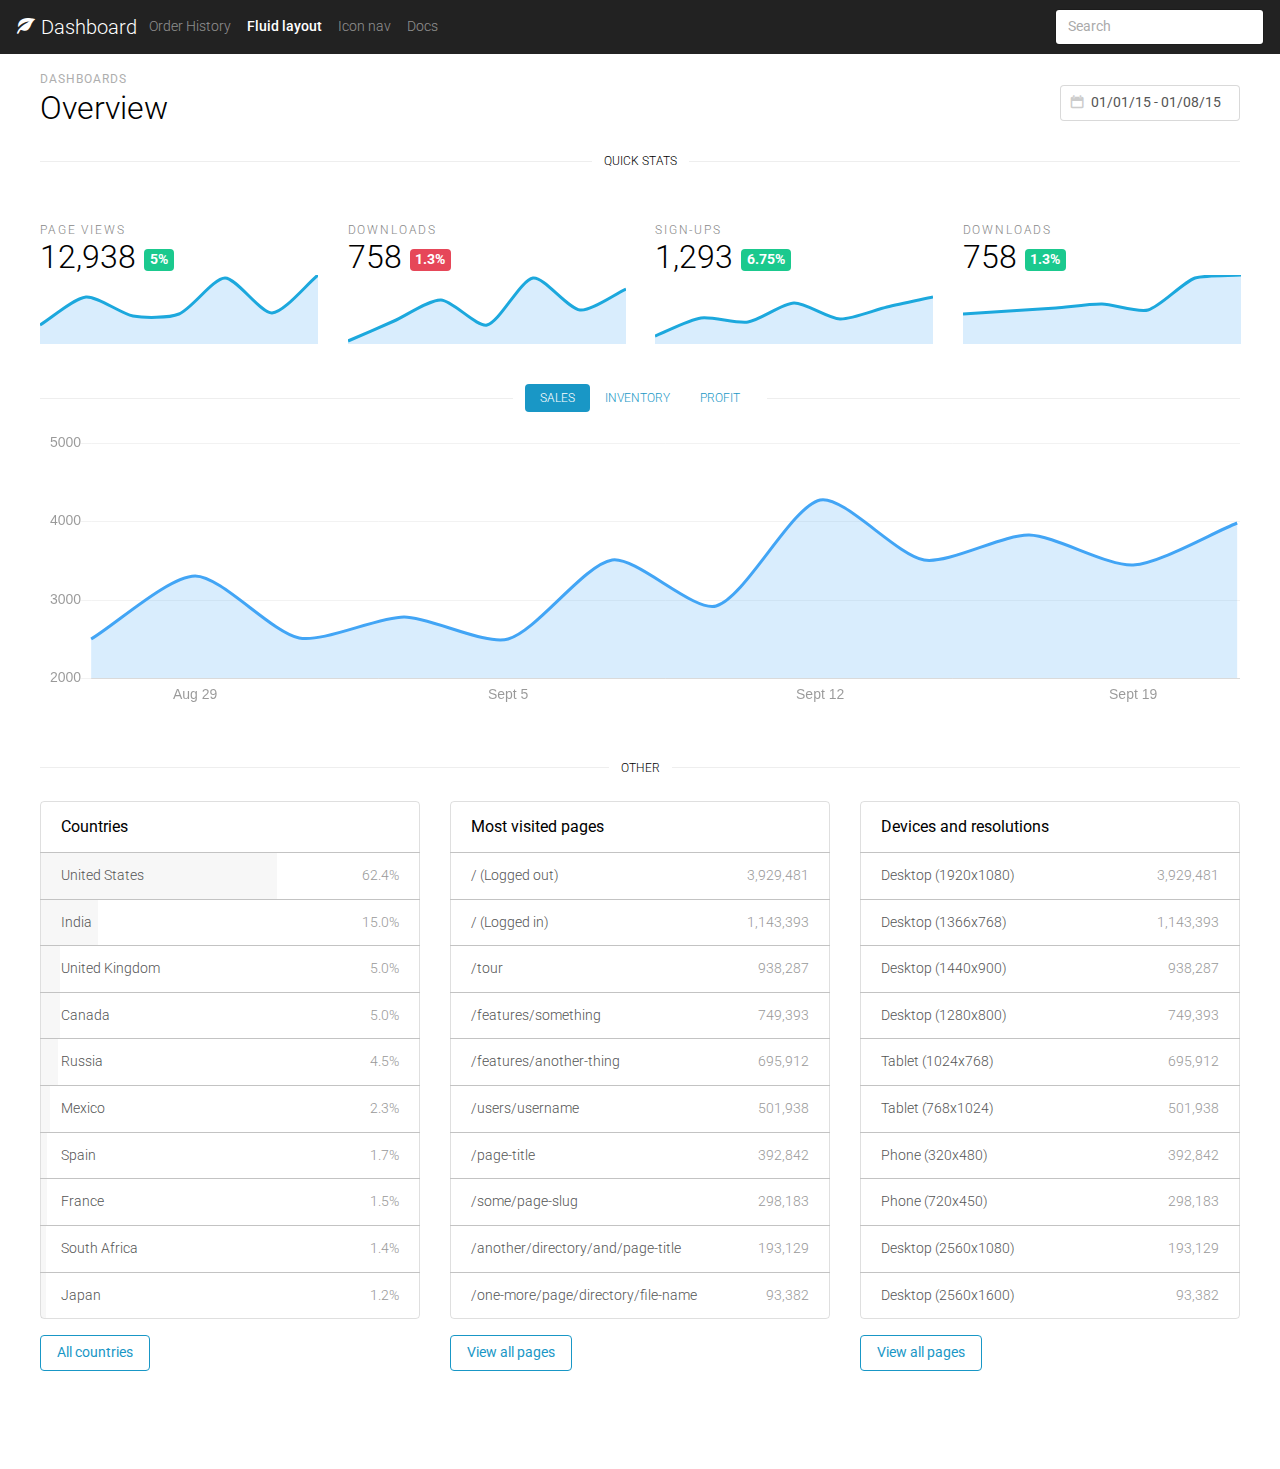
<file: bootstrap4/theme-dashboard/v4/docs/fluid-light/index.html>
<!DOCTYPE html>
<html lang="en">
  <head>
    <meta charset="utf-8">
    <meta http-equiv="X-UA-Compatible" content="IE=edge">
    <meta name="viewport" content="width=device-width, initial-scale=1">
    <meta name="description" content="">
    <meta name="keywords" content="">
    <meta name="author" content="">

    <title>
      
        Fluid &middot; 
      
    </title>

    <link href="http://fonts.googleapis.com/css?family=Roboto:300,400,500,700,400italic" rel="stylesheet">
    
      <link href="../assets/css/toolkit-light.css" rel="stylesheet">
    
    
    <link href="../assets/css/application.css" rel="stylesheet">

    <style>
      /* note: this is a hack for ios iframe for bootstrap themes shopify page */
      /* this chunk of css is not part of the toolkit :) */
      body {
        width: 1px;
        min-width: 100%;
        *width: 100%;
      }
    </style>
  </head>


<body class="with-top-navbar">

  <nav class="navbar navbar-toggleable-sm fixed-top navbar-inverse bg-inverse app-navbar">
    <button
      class="navbar-toggler navbar-toggler-right hidden-md-up"
      type="button"
      data-toggle="collapse"
      data-target="#navbarResponsive"
      aria-controls="navbarResponsive"
      aria-expanded="false"
      aria-label="Toggle navigation">
      <span class="navbar-toggler-icon"></span>
    </button>

    <a class="navbar-brand" href="../index.html">
      <span class="icon icon-leaf navbar-brand-icon"></span>
      Dashboard
    </a>

    <div class="collapse navbar-collapse mr-auto" id="navbarResponsive">
      <ul class="nav navbar-nav">
        <li class="nav-item">
          <a class="nav-link" href="../order-history/index.html">Order History</a>
        </li>
        <li class="nav-item active">
          <a class="nav-link" href="../fluid/index.html">Fluid layout</a>
        </li>
        <li class="nav-item">
          <a class="nav-link" href="../icon-nav/index.html">Icon nav</a>
        </li>
        <li class="nav-item">
          <a class="nav-link" href="../docs/index.html">Docs</a>
        </li>
      </ul>

      <form class="form-inline hidden-sm-down ml-auto">
        <input class="form-control" type="text" data-action="grow" placeholder="Search">
      </form>
    </div>
  </nav>

  <div class="container-fluid container-fluid-spacious">
    <div class="dashhead mt-4">
  <div class="dashhead-titles">
    <h6 class="dashhead-subtitle">Dashboards</h6>
    <h2 class="dashhead-title">Overview</h2>
  </div>
  <div class="btn-toolbar dashhead-toolbar">
    <div class="btn-toolbar-item input-with-icon">
      <input type="text" value="01/01/15 - 01/08/15" class="form-control" data-provide="datepicker">
      <span class="icon icon-calendar"></span>
    </div>
  </div>
</div>

<div class="hr-divider mt-3 mb-5">
  <h3 class="hr-divider-content hr-divider-heading">Quick stats</h3>
</div>

<div class="row statcards">
  <div class="col-md-6 col-lg-3 mb-5 mb-md-3">
    <div class="statcard">
      <div class="p-a">
        <span class="statcard-desc">Page views</span>
        <h2 class="statcard-number">
          12,938
          <small class="badge badge-success">5%</small>
        </h2>
      </div>
      <canvas id="sparkline1" width="378" height="94" class="sparkline"
      data-chart="spark-line"
      data-dataset="[[28,68,41,43,96,45,100]]"
      data-dataset-options="[{borderColor: '#1ca8dd', backgroundColor:'rgba(66,165,245,.2)'}]"
      data-labels="['a','b','c','d','e','f','g']"
      style="width: 189px; height: 47px;"></canvas>
    </div>
  </div>
  <div class="col-md-6 col-lg-3 mb-5 mb-md-3">
    <div class="statcard">
      <div class="p-a">
        <span class="statcard-desc">Downloads</span>
        <h2 class="statcard-number">
          758
          <small class="badge badge-danger">1.3%</small>
        </h2>
      </div>
      <canvas id="sparkline1" width="378" height="94" class="sparkline"
      data-chart="spark-line"
      data-dataset="[[4,34,64,27,96,50,80]]"
      data-dataset-options="[{borderColor: '#1ca8dd', backgroundColor:'rgba(66,165,245,.2)'}]"
      data-labels="['a','b','c','d','e','f','g']"
      style="width: 189px; height: 47px;"></canvas>
    </div>
  </div>
  <div class="col-md-6 col-lg-3 mb-5 mb-md-3">
    <div class="statcard">
      <div class="p-a">
        <span class="statcard-desc">Sign-ups</span>
        <h2 class="statcard-number">
          1,293
          <small class="badge badge-success">6.75%</small>
        </h2>
      </div>
      <canvas id="sparkline1" width="378" height="94" class="sparkline"
         data-chart="spark-line"
         data-dataset="[[12,38,32,60,36,54,68]]"
         data-dataset-options="[{borderColor: '#1ca8dd', backgroundColor:'rgba(66,165,245,.2)'}]"
         data-labels="['a','b','c','d','e','f','g']"
         style="width: 189px; height: 47px;"></canvas>
    </div>
  </div>
  <div class="col-md-6 col-lg-3 mb-5 mb-md-3">
    <div class="statcard">
      <div class="p-a">
        <span class="statcard-desc">Downloads</span>
        <h2 class="statcard-number">
          758
          <small class="badge badge-success">1.3%</small>
        </h2>
      </div>
      <canvas id="sparkline1" width="378" height="94" class="sparkline"
        data-chart="spark-line"
        data-dataset="[[43,48,52,58,50,95,100]]"
        data-dataset-options="[{borderColor: '#1ca8dd', backgroundColor:'rgba(66,165,245,.2)'}]"
        data-labels="['a','b','c','d','e','f','g']"
        style="width: 189px; height: 47px;"></canvas>
    </div>
  </div>
</div>

<div class="hr-divider my-4">
  <ul class="nav nav-pills hr-divider-content hr-divider-nav" role="tablist">
    <li class="nav-item" role="presentation">
      <a href="#sales" class="nav-link active" role="tab" data-toggle="tab" aria-controls="sales">Sales</a>
    </li>
    <li class="nav-item" role="presentation">
      <a href="#inventory" class="nav-link" role="tab" data-toggle="tab" aria-controls="inventory">Inventory</a>
    </li>
    <li class="nav-item" role="presentation">
      <a href="#profit" class="nav-link" role="tab" data-toggle="tab" aria-controls="profit">Profit</a>
    </li>
  </ul>
</div>

<div class="tab-content">
  <div role="tabpanel" class="tab-pane active" id="sales">
    <div class="ex-line-graphs">
       <canvas
        class="ex-line-graph"
        width="600" height="350"
        data-chart="line"
        data-dataset="[[2500, 3300, 2512, 2775, 2498, 3512, 2925, 4275, 3507, 3825, 3445, 3985]]"
        data-labels="['','Aug 29','','','Sept 5','','','Sept 12','','','Sept 19','']">
      </canvas>
    </div>
  </div>

  <div role="tabpanel" class="tab-pane" id="inventory">
    <div class="ex-line-graphs">
      <canvas
        class="ex-line-graph"
        width="600" height="400"
        data-chart="bar"
        data-labels="['August','September','October','November','December','January','February']"
        data-dataset="[[65, 59, 80, 81, 56, 55, 40], [28, 48, 40, 19, 86, 27, 90]]"
        data-dataset-options="[{label: 'First dataset'}, {label: 'Second dataset'}]">
      </canvas>
    </div>
  </div>

  <div role="tabpanel" class="tab-pane" id="profit">
    <div class="row ex-graphs text-center">
      <div class="col-sm-4 mb-4 mb-sm-0">
        <div class="w-3 mx-auto">
          <canvas
            class="ex-graph"
            width="200" height="200"
            data-chart="doughnut"
            data-dataset="[230, 130]"
            data-dataset-options="{ backgroundColor: ['#1ca8dd', '#1bc98e'] }"
            data-labels="['Returning', 'New']">
          </canvas>
        </div>
        <strong class="text-muted">Traffic</strong>
        <h3>New vs Returning</h3>
      </div>
      <div class="col-sm-4 mb-4 mb-sm-0">
        <div class="w-3 mx-auto">
          <canvas
            class="ex-graph"
            width="200" height="200"
            data-chart="doughnut"
            data-dataset="[330, 30]"
            data-dataset-options="{ backgroundColor: ['#1ca8dd', '#1bc98e'] }"
            data-labels="['Returning', 'New']">
          </canvas>
        </div>
        <strong class="text-muted">Revenue</strong>
        <h3>New vs Recurring</h3>
      </div>
      <div class="col-sm-4 mb-4 mb-sm-0">
        <div class="w-3 mx-auto">
          <canvas
            class="ex-graph"
            width="200" height="200"
            data-chart="doughnut"
            data-dataset="[100, 260]"
            data-dataset-options="{ backgroundColor: ['#1ca8dd', '#1bc98e'] }"
            data-labels="['Referrals', 'Direct']"
            >
          </canvas>
        </div>
        <strong class="text-muted">Traffic</strong>
        <h3>Direct vs Referrals</h3>
      </div>
    </div>
  </div>
</div>

<div class="hr-divider mt-5 mb-4">
  <h3 class="hr-divider-content hr-divider-heading">Other</h3>
</div>

<div class="row">
  <div class="col-lg-4 mb-5">
    <div class="list-group mb-3">
      <h6 class="list-group-header">
        Countries
      </h6>
      
        <a class="list-group-item list-group-item-action justify-content-between" href="#">
          <span class="list-group-progress" style="width: 62.4%;"></span>
          <span>United States</span>
          <span class="text-muted">62.4%</span>
        </a>
      
        <a class="list-group-item list-group-item-action justify-content-between" href="#">
          <span class="list-group-progress" style="width: 15.0%;"></span>
          <span>India</span>
          <span class="text-muted">15.0%</span>
        </a>
      
        <a class="list-group-item list-group-item-action justify-content-between" href="#">
          <span class="list-group-progress" style="width: 5.0%;"></span>
          <span>United Kingdom</span>
          <span class="text-muted">5.0%</span>
        </a>
      
        <a class="list-group-item list-group-item-action justify-content-between" href="#">
          <span class="list-group-progress" style="width: 5.0%;"></span>
          <span>Canada</span>
          <span class="text-muted">5.0%</span>
        </a>
      
        <a class="list-group-item list-group-item-action justify-content-between" href="#">
          <span class="list-group-progress" style="width: 4.5%;"></span>
          <span>Russia</span>
          <span class="text-muted">4.5%</span>
        </a>
      
        <a class="list-group-item list-group-item-action justify-content-between" href="#">
          <span class="list-group-progress" style="width: 2.3%;"></span>
          <span>Mexico</span>
          <span class="text-muted">2.3%</span>
        </a>
      
        <a class="list-group-item list-group-item-action justify-content-between" href="#">
          <span class="list-group-progress" style="width: 1.7%;"></span>
          <span>Spain</span>
          <span class="text-muted">1.7%</span>
        </a>
      
        <a class="list-group-item list-group-item-action justify-content-between" href="#">
          <span class="list-group-progress" style="width: 1.5%;"></span>
          <span>France</span>
          <span class="text-muted">1.5%</span>
        </a>
      
        <a class="list-group-item list-group-item-action justify-content-between" href="#">
          <span class="list-group-progress" style="width: 1.4%;"></span>
          <span>South Africa</span>
          <span class="text-muted">1.4%</span>
        </a>
      
        <a class="list-group-item list-group-item-action justify-content-between" href="#">
          <span class="list-group-progress" style="width: 1.2%;"></span>
          <span>Japan</span>
          <span class="text-muted">1.2%</span>
        </a>
      
    </div>
    <a href="#" class="btn btn-outline-primary px-3">All countries</a>
  </div>
  <div class="col-lg-4 mb-5">
    <div class="list-group mb-3">
      <h6 class="list-group-header">
        Most visited pages
      </h6>
      
        <a class="list-group-item list-group-item-action justify-content-between" href="#">
          <span>/ (Logged out)</span>
          <span class="text-muted">3,929,481</span>
        </a>
      
        <a class="list-group-item list-group-item-action justify-content-between" href="#">
          <span>/ (Logged in)</span>
          <span class="text-muted">1,143,393</span>
        </a>
      
        <a class="list-group-item list-group-item-action justify-content-between" href="#">
          <span>/tour</span>
          <span class="text-muted">938,287</span>
        </a>
      
        <a class="list-group-item list-group-item-action justify-content-between" href="#">
          <span>/features/something</span>
          <span class="text-muted">749,393</span>
        </a>
      
        <a class="list-group-item list-group-item-action justify-content-between" href="#">
          <span>/features/another-thing</span>
          <span class="text-muted">695,912</span>
        </a>
      
        <a class="list-group-item list-group-item-action justify-content-between" href="#">
          <span>/users/username</span>
          <span class="text-muted">501,938</span>
        </a>
      
        <a class="list-group-item list-group-item-action justify-content-between" href="#">
          <span>/page-title</span>
          <span class="text-muted">392,842</span>
        </a>
      
        <a class="list-group-item list-group-item-action justify-content-between" href="#">
          <span>/some/page-slug</span>
          <span class="text-muted">298,183</span>
        </a>
      
        <a class="list-group-item list-group-item-action justify-content-between" href="#">
          <span>/another/directory/and/page-title</span>
          <span class="text-muted">193,129</span>
        </a>
      
        <a class="list-group-item list-group-item-action justify-content-between" href="#">
          <span>/one-more/page/directory/file-name</span>
          <span class="text-muted">93,382</span>
        </a>
      
    </div>
    <a href="#" class="btn btn-outline-primary px-3">View all pages</a>
  </div>
  <div class="col-lg-4 mb-5">
    <div class="list-group mb-3">
      <h6 class="list-group-header">
        Devices and resolutions
      </h6>
      
        <a class="list-group-item list-group-item-action justify-content-between" href="#">
          <span>Desktop (1920x1080)</span>
          <span class="text-muted">3,929,481</span>
        </a>
      
        <a class="list-group-item list-group-item-action justify-content-between" href="#">
          <span>Desktop (1366x768)</span>
          <span class="text-muted">1,143,393</span>
        </a>
      
        <a class="list-group-item list-group-item-action justify-content-between" href="#">
          <span>Desktop (1440x900)</span>
          <span class="text-muted">938,287</span>
        </a>
      
        <a class="list-group-item list-group-item-action justify-content-between" href="#">
          <span>Desktop (1280x800)</span>
          <span class="text-muted">749,393</span>
        </a>
      
        <a class="list-group-item list-group-item-action justify-content-between" href="#">
          <span>Tablet (1024x768)</span>
          <span class="text-muted">695,912</span>
        </a>
      
        <a class="list-group-item list-group-item-action justify-content-between" href="#">
          <span>Tablet (768x1024)</span>
          <span class="text-muted">501,938</span>
        </a>
      
        <a class="list-group-item list-group-item-action justify-content-between" href="#">
          <span>Phone (320x480)</span>
          <span class="text-muted">392,842</span>
        </a>
      
        <a class="list-group-item list-group-item-action justify-content-between" href="#">
          <span>Phone (720x450)</span>
          <span class="text-muted">298,183</span>
        </a>
      
        <a class="list-group-item list-group-item-action justify-content-between" href="#">
          <span>Desktop (2560x1080)</span>
          <span class="text-muted">193,129</span>
        </a>
      
        <a class="list-group-item list-group-item-action justify-content-between" href="#">
          <span>Desktop (2560x1600)</span>
          <span class="text-muted">93,382</span>
        </a>
      
    </div>
    <a href="#" class="btn btn-outline-primary px-3">View all pages</a>
  </div>
</div>

  </div>

    <script src="../assets/js/jquery.min.js"></script>
    <script src="../assets/js/tether.min.js"></script>
    <script src="../assets/js/chart.js"></script>
    <script src="../assets/js/tablesorter.min.js"></script>
    <script src="../assets/js/toolkit.js"></script>
    <script src="../assets/js/application.js"></script>
    <script>
      // execute/clear BS loaders for docs
      $(function(){while(window.BS&&window.BS.loader&&window.BS.loader.length){(window.BS.loader.pop())()}})
    </script>
  </body>
</html>
</file>
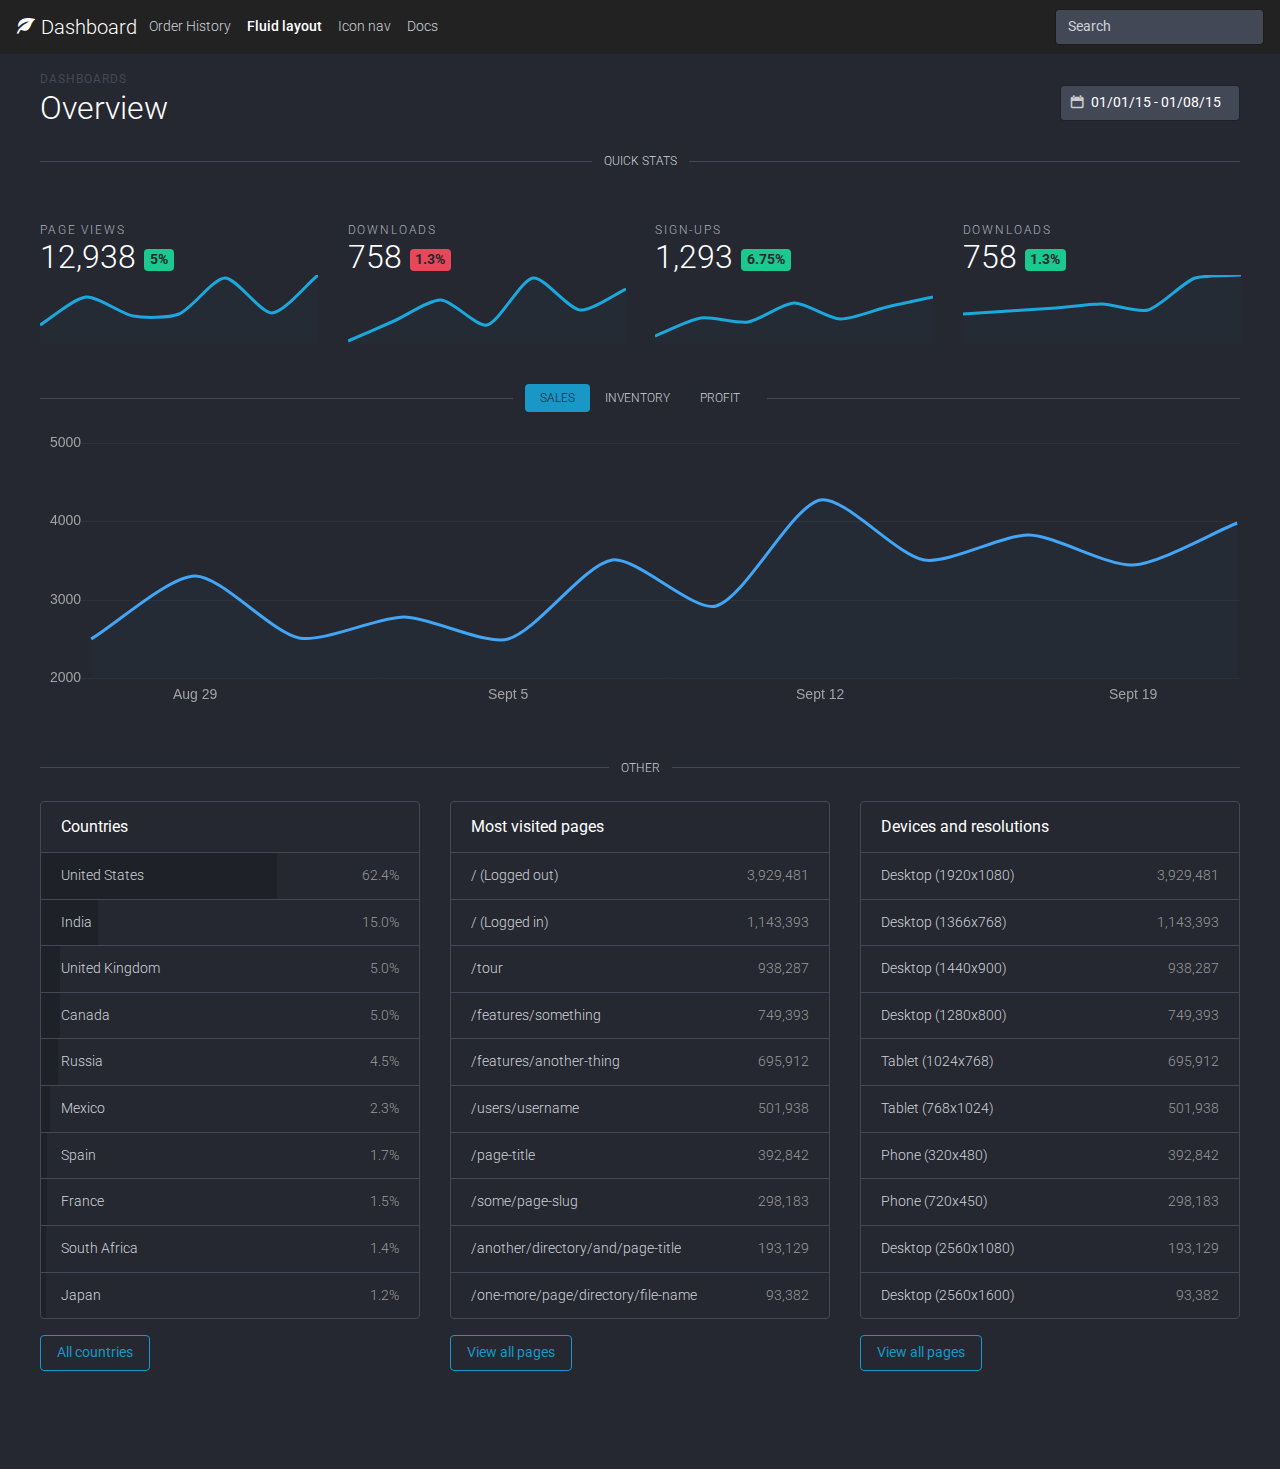
<file: bootstrap4/theme-dashboard/v4/docs/fluid/index.html>
<!DOCTYPE html>
<html lang="en">
  <head>
    <meta charset="utf-8">
    <meta http-equiv="X-UA-Compatible" content="IE=edge">
    <meta name="viewport" content="width=device-width, initial-scale=1">
    <meta name="description" content="">
    <meta name="keywords" content="">
    <meta name="author" content="">

    <title>
      
        Fluid &middot; 
      
    </title>

    <link href="http://fonts.googleapis.com/css?family=Roboto:300,400,500,700,400italic" rel="stylesheet">
    
      <link href="../assets/css/toolkit-inverse.css" rel="stylesheet">
    
    
    <link href="../assets/css/application.css" rel="stylesheet">

    <style>
      /* note: this is a hack for ios iframe for bootstrap themes shopify page */
      /* this chunk of css is not part of the toolkit :) */
      body {
        width: 1px;
        min-width: 100%;
        *width: 100%;
      }
    </style>
  </head>


<body class="with-top-navbar">
  <nav class="navbar navbar-toggleable-sm fixed-top navbar-inverse bg-inverse app-navbar">
      <button
        class="navbar-toggler navbar-toggler-right hidden-md-up"
        type="button"
        data-toggle="collapse"
        data-target="#navbarResponsive"
        aria-controls="navbarResponsive"
        aria-expanded="false"
        aria-label="Toggle navigation">
        <span class="navbar-toggler-icon"></span>
      </button>

      <a class="navbar-brand" href="../index.html">
        <span class="icon icon-leaf navbar-brand-icon"></span>
        Dashboard
      </a>

      <div class="collapse navbar-collapse mr-auto" id="navbarResponsive">
        <ul class="nav navbar-nav">
          <li class="nav-item">
            <a class="nav-link" href="../order-history/index.html">Order History</a>
          </li>
          <li class="nav-item active">
            <a class="nav-link" href="../fluid/index.html">Fluid layout</a>
          </li>
          <li class="nav-item">
            <a class="nav-link" href="../icon-nav/index.html">Icon nav</a>
          </li>
          <li class="nav-item">
            <a class="nav-link" href="../docs/index.html">Docs</a>
          </li>
        </ul>

        <form class="form-inline hidden-sm-down ml-auto">
          <input class="form-control" type="text" data-action="grow" placeholder="Search">
        </form>
      </div>
  </nav>

  <div class="container-fluid container-fluid-spacious">
    <div class="dashhead mt-4">
  <div class="dashhead-titles">
    <h6 class="dashhead-subtitle">Dashboards</h6>
    <h2 class="dashhead-title">Overview</h2>
  </div>

  <div class="btn-toolbar dashhead-toolbar">
    <div class="btn-toolbar-item input-with-icon">
      <input type="text" value="01/01/15 - 01/08/15" class="form-control" data-provide="datepicker">
      <span class="icon icon-calendar"></span>
    </div>
  </div>
</div>

<div class="hr-divider mt-3 mb-5">
  <h3 class="hr-divider-content hr-divider-heading">Quick stats</h3>
</div>

<div class="row statcards">
  <div class="col-md-6 col-lg-3 mb-5 mb-md-3">
    <div class="statcard">
      <div class="p-a">
        <span class="statcard-desc">Page views</span>
        <h2 class="statcard-number">
          12,938
          <small class="badge badge-success">5%</small>
        </h2>
      </div>
      <canvas id="sparkline1" width="378" height="94" class="sparkline"
        data-chart="spark-line"
        data-dataset="[[28,68,41,43,96,45,100]]"
        data-dataset-options="[{borderColor: '#1ca8dd', backgroundColor:'rgba(28,168,221,.03)'}]"
        data-labels="['a', 'b','c','d','e','f','g']"
        style="width: 189px; height: 47px;"></canvas>
    </div>
  </div>
  <div class="col-md-6 col-lg-3 mb-5 mb-md-3">
    <div class="statcard">
      <div class="p-a">
        <span class="statcard-desc">Downloads</span>
        <h2 class="statcard-number">
          758
          <small class="badge badge-danger">1.3%</small>
        </h2>
      </div>
      <canvas id="sparkline1" width="378" height="94" class="sparkline"
        data-chart="spark-line"
        data-dataset="[[4,34,64,27,96,50,80]]"
        data-dataset-options="[{borderColor: '#1ca8dd', backgroundColor:'rgba(28,168,221,.03)'}]"
        data-labels="['a','b','c','d','e','f','g']"
        style="width: 189px; height: 47px;"></canvas>
    </div>
  </div>
  <div class="col-md-6 col-lg-3 mb-5 mb-md-3">
    <div class="statcard">
      <div class="p-a">
        <span class="statcard-desc">Sign-ups</span>
        <h2 class="statcard-number">
          1,293
          <small class="badge badge-success">6.75%</small>
        </h2>
      </div>
      <canvas id="sparkline1" width="378" height="94" class="sparkline"
      data-chart="spark-line"
      data-dataset="[[12,38,32,60,36,54,68]]"
      data-dataset-options="[{borderColor: '#1ca8dd', backgroundColor:'rgba(28,168,221,.03)'}]"
      data-labels="['a','b','c','d','e','f','g']"
       style="width: 189px; height: 47px;"></canvas>
    </div>
  </div>
  <div class="col-md-6 col-lg-3 mb-5 mb-md-3">
    <div class="statcard">
      <div class="p-a">
        <span class="statcard-desc">Downloads</span>
        <h2 class="statcard-number">
          758
          <small class="badge badge-success">1.3%</small>
        </h2>
      </div>
      <canvas id="sparkline1" width="378" height="94" class="sparkline"
        data-chart="spark-line"
        data-dataset="[[43,48,52,58,50,95,100]]"
        data-dataset-options="[{borderColor: '#1ca8dd', backgroundColor:'rgba(28,168,221,.03)'}]"
        data-labels="['a','b','c','d','e','f','g']"
        style="width: 189px; height: 47px;"></canvas>
    </div>
  </div>
</div>

<div class="hr-divider my-4">
  <ul class="nav nav-pills hr-divider-content hr-divider-nav" role="tablist">
    <li class="nav-item" role="presentation">
      <a href="#sales" class="nav-link active" role="tab" data-toggle="tab" aria-controls="sales">Sales</a>
    </li>
    <li class="nav-item" role="presentation">
      <a href="#inventory" class="nav-link" role="tab" data-toggle="tab" aria-controls="inventory">Inventory</a>
    </li>
    <li class="nav-item" role="presentation">
      <a href="#profit" class="nav-link" role="tab" data-toggle="tab" aria-controls="profit">Profit</a>
    </li>
  </ul>
</div>

<div class="tab-content">
  <div role="tabpanel" class="tab-pane active" id="sales">
    <div class="ex-line-graphs">
       <canvas
        class="ex-line-graph"
        width="600" height="350"
        data-chart="line"
        data-dataset="[[2500, 3300, 2512, 2775, 2498, 3512, 2925, 4275, 3507, 3825, 3445, 3985]]"
        data-labels="['','Aug 29','','','Sept 5','','','Sept 12','','','Sept 19','']"
        data-dark="true">
      </canvas>
    </div>
  </div>

  <div role="tabpanel" class="tab-pane" id="inventory">
    <div class="ex-line-graphs">
      <canvas
        class="ex-line-graph"
        width="600" height="400"
        data-chart="bar"
        data-dark="true"
        data-labels="['August','September','October','November','December','January','February']"
        data-dataset="[[65, 59, 80, 81, 56, 55, 40], [28, 48, 40, 19, 86, 27, 90]]"
        data-dataset-options="[{label: 'First dataset'}, {label: 'Second dataset'}]">
      </canvas>
    </div>
  </div>

  <div role="tabpanel" class="tab-pane" id="profit">
    <div class="row ex-graphs text-center">
      <div class="col-sm-4 mb-4 mb-sm-0">
        <div class="w-3 mx-auto">
          <canvas
            class="ex-graph"
            width="200" height="200"

            data-chart="doughnut"
            data-dataset="[230, 130]"
            data-dataset-options="{ borderColor: '#252830', backgroundColor: ['#1ca8dd', '#1bc98e'] }"
            data-labels="['Returning', 'New']">
          </canvas>
        </div>
        <strong class="text-muted">Traffic</strong>
        <h3>New vs Returning</h3>
      </div>
      <div class="col-sm-4 mb-4 mb-sm-0">
        <div class="w-3 mx-auto">
          <canvas
            class="ex-graph"
            width="200" height="200"
            data-chart="doughnut"
            data-dataset="[330,30]"
            data-dataset-options="{ borderColor: '#252830', backgroundColor: ['#1ca8dd', '#1bc98e'] }"
            data-labels="['Returning', 'New']">
          </canvas>
        </div>
        <strong class="text-muted">Revenue</strong>
        <h3>New vs Recurring</h3>
      </div>
      <div class="col-sm-4 mb-4 mb-sm-0">
        <div class="w-3 mx-auto">
          <canvas
            class="ex-graph"
            width="200" height="200"
            data-chart="doughnut"
            data-dataset="[100,260]"
            data-dataset-options="{ borderColor: '#252830', backgroundColor: ['#1ca8dd', '#1bc98e'] }"
            data-labels="['Referrals', 'Direct']">
          </canvas>
        </div>
        <strong class="text-muted">Traffic</strong>
        <h3>Direct vs Referrals</h3>
      </div>
    </div>
  </div>
</div>

<div class="hr-divider mt-5 mb-4">
  <h3 class="hr-divider-content hr-divider-heading">Other</h3>
</div>

<div class="row">
  <div class="col-lg-4 mb-5">
    <div class="list-group mb-3">
      <h6 class="list-group-header">
        Countries
      </h6>
      
        <a class="list-group-item list-group-item-action justify-content-between" href="#">
          <span class="list-group-progress" style="width: 62.4%;"></span>
          <span>United States</span>
          <span class="text-muted">62.4%</span>
        </a>
      
        <a class="list-group-item list-group-item-action justify-content-between" href="#">
          <span class="list-group-progress" style="width: 15.0%;"></span>
          <span>India</span>
          <span class="text-muted">15.0%</span>
        </a>
      
        <a class="list-group-item list-group-item-action justify-content-between" href="#">
          <span class="list-group-progress" style="width: 5.0%;"></span>
          <span>United Kingdom</span>
          <span class="text-muted">5.0%</span>
        </a>
      
        <a class="list-group-item list-group-item-action justify-content-between" href="#">
          <span class="list-group-progress" style="width: 5.0%;"></span>
          <span>Canada</span>
          <span class="text-muted">5.0%</span>
        </a>
      
        <a class="list-group-item list-group-item-action justify-content-between" href="#">
          <span class="list-group-progress" style="width: 4.5%;"></span>
          <span>Russia</span>
          <span class="text-muted">4.5%</span>
        </a>
      
        <a class="list-group-item list-group-item-action justify-content-between" href="#">
          <span class="list-group-progress" style="width: 2.3%;"></span>
          <span>Mexico</span>
          <span class="text-muted">2.3%</span>
        </a>
      
        <a class="list-group-item list-group-item-action justify-content-between" href="#">
          <span class="list-group-progress" style="width: 1.7%;"></span>
          <span>Spain</span>
          <span class="text-muted">1.7%</span>
        </a>
      
        <a class="list-group-item list-group-item-action justify-content-between" href="#">
          <span class="list-group-progress" style="width: 1.5%;"></span>
          <span>France</span>
          <span class="text-muted">1.5%</span>
        </a>
      
        <a class="list-group-item list-group-item-action justify-content-between" href="#">
          <span class="list-group-progress" style="width: 1.4%;"></span>
          <span>South Africa</span>
          <span class="text-muted">1.4%</span>
        </a>
      
        <a class="list-group-item list-group-item-action justify-content-between" href="#">
          <span class="list-group-progress" style="width: 1.2%;"></span>
          <span>Japan</span>
          <span class="text-muted">1.2%</span>
        </a>
      
    </div>
    <a href="#" class="btn btn-outline-primary px-3">All countries</a>
  </div>
  <div class="col-lg-4 mb-5">
    <div class="list-group mb-3">
      <h6 class="list-group-header">
        Most visited pages
      </h6>
      
        <a class="list-group-item list-group-item-action justify-content-between" href="#">
          <span>/ (Logged out)</span>
          <span class="text-muted">3,929,481</span>
        </a>
      
        <a class="list-group-item list-group-item-action justify-content-between" href="#">
          <span>/ (Logged in)</span>
          <span class="text-muted">1,143,393</span>
        </a>
      
        <a class="list-group-item list-group-item-action justify-content-between" href="#">
          <span>/tour</span>
          <span class="text-muted">938,287</span>
        </a>
      
        <a class="list-group-item list-group-item-action justify-content-between" href="#">
          <span>/features/something</span>
          <span class="text-muted">749,393</span>
        </a>
      
        <a class="list-group-item list-group-item-action justify-content-between" href="#">
          <span>/features/another-thing</span>
          <span class="text-muted">695,912</span>
        </a>
      
        <a class="list-group-item list-group-item-action justify-content-between" href="#">
          <span>/users/username</span>
          <span class="text-muted">501,938</span>
        </a>
      
        <a class="list-group-item list-group-item-action justify-content-between" href="#">
          <span>/page-title</span>
          <span class="text-muted">392,842</span>
        </a>
      
        <a class="list-group-item list-group-item-action justify-content-between" href="#">
          <span>/some/page-slug</span>
          <span class="text-muted">298,183</span>
        </a>
      
        <a class="list-group-item list-group-item-action justify-content-between" href="#">
          <span>/another/directory/and/page-title</span>
          <span class="text-muted">193,129</span>
        </a>
      
        <a class="list-group-item list-group-item-action justify-content-between" href="#">
          <span>/one-more/page/directory/file-name</span>
          <span class="text-muted">93,382</span>
        </a>
      
    </div>
    <a href="#" class="btn btn-outline-primary px-3">View all pages</a>
  </div>
  <div class="col-lg-4 mb-5">
    <div class="list-group mb-3">
      <h6 class="list-group-header">
        Devices and resolutions
      </h6>
      
        <a class="list-group-item list-group-item-action justify-content-between" href="#">
          <span>Desktop (1920x1080)</span>
          <span class="text-muted">3,929,481</span>
        </a>
      
        <a class="list-group-item list-group-item-action justify-content-between" href="#">
          <span>Desktop (1366x768)</span>
          <span class="text-muted">1,143,393</span>
        </a>
      
        <a class="list-group-item list-group-item-action justify-content-between" href="#">
          <span>Desktop (1440x900)</span>
          <span class="text-muted">938,287</span>
        </a>
      
        <a class="list-group-item list-group-item-action justify-content-between" href="#">
          <span>Desktop (1280x800)</span>
          <span class="text-muted">749,393</span>
        </a>
      
        <a class="list-group-item list-group-item-action justify-content-between" href="#">
          <span>Tablet (1024x768)</span>
          <span class="text-muted">695,912</span>
        </a>
      
        <a class="list-group-item list-group-item-action justify-content-between" href="#">
          <span>Tablet (768x1024)</span>
          <span class="text-muted">501,938</span>
        </a>
      
        <a class="list-group-item list-group-item-action justify-content-between" href="#">
          <span>Phone (320x480)</span>
          <span class="text-muted">392,842</span>
        </a>
      
        <a class="list-group-item list-group-item-action justify-content-between" href="#">
          <span>Phone (720x450)</span>
          <span class="text-muted">298,183</span>
        </a>
      
        <a class="list-group-item list-group-item-action justify-content-between" href="#">
          <span>Desktop (2560x1080)</span>
          <span class="text-muted">193,129</span>
        </a>
      
        <a class="list-group-item list-group-item-action justify-content-between" href="#">
          <span>Desktop (2560x1600)</span>
          <span class="text-muted">93,382</span>
        </a>
      
    </div>
    <a href="#" class="btn btn-outline-primary px-3">View all pages</a>
  </div>
</div>

  </div>

    <script src="../assets/js/jquery.min.js"></script>
    <script src="../assets/js/tether.min.js"></script>
    <script src="../assets/js/chart.js"></script>
    <script src="../assets/js/tablesorter.min.js"></script>
    <script src="../assets/js/toolkit.js"></script>
    <script src="../assets/js/application.js"></script>
    <script>
      // execute/clear BS loaders for docs
      $(function(){while(window.BS&&window.BS.loader&&window.BS.loader.length){(window.BS.loader.pop())()}})
    </script>
  </body>
</html>
</file>
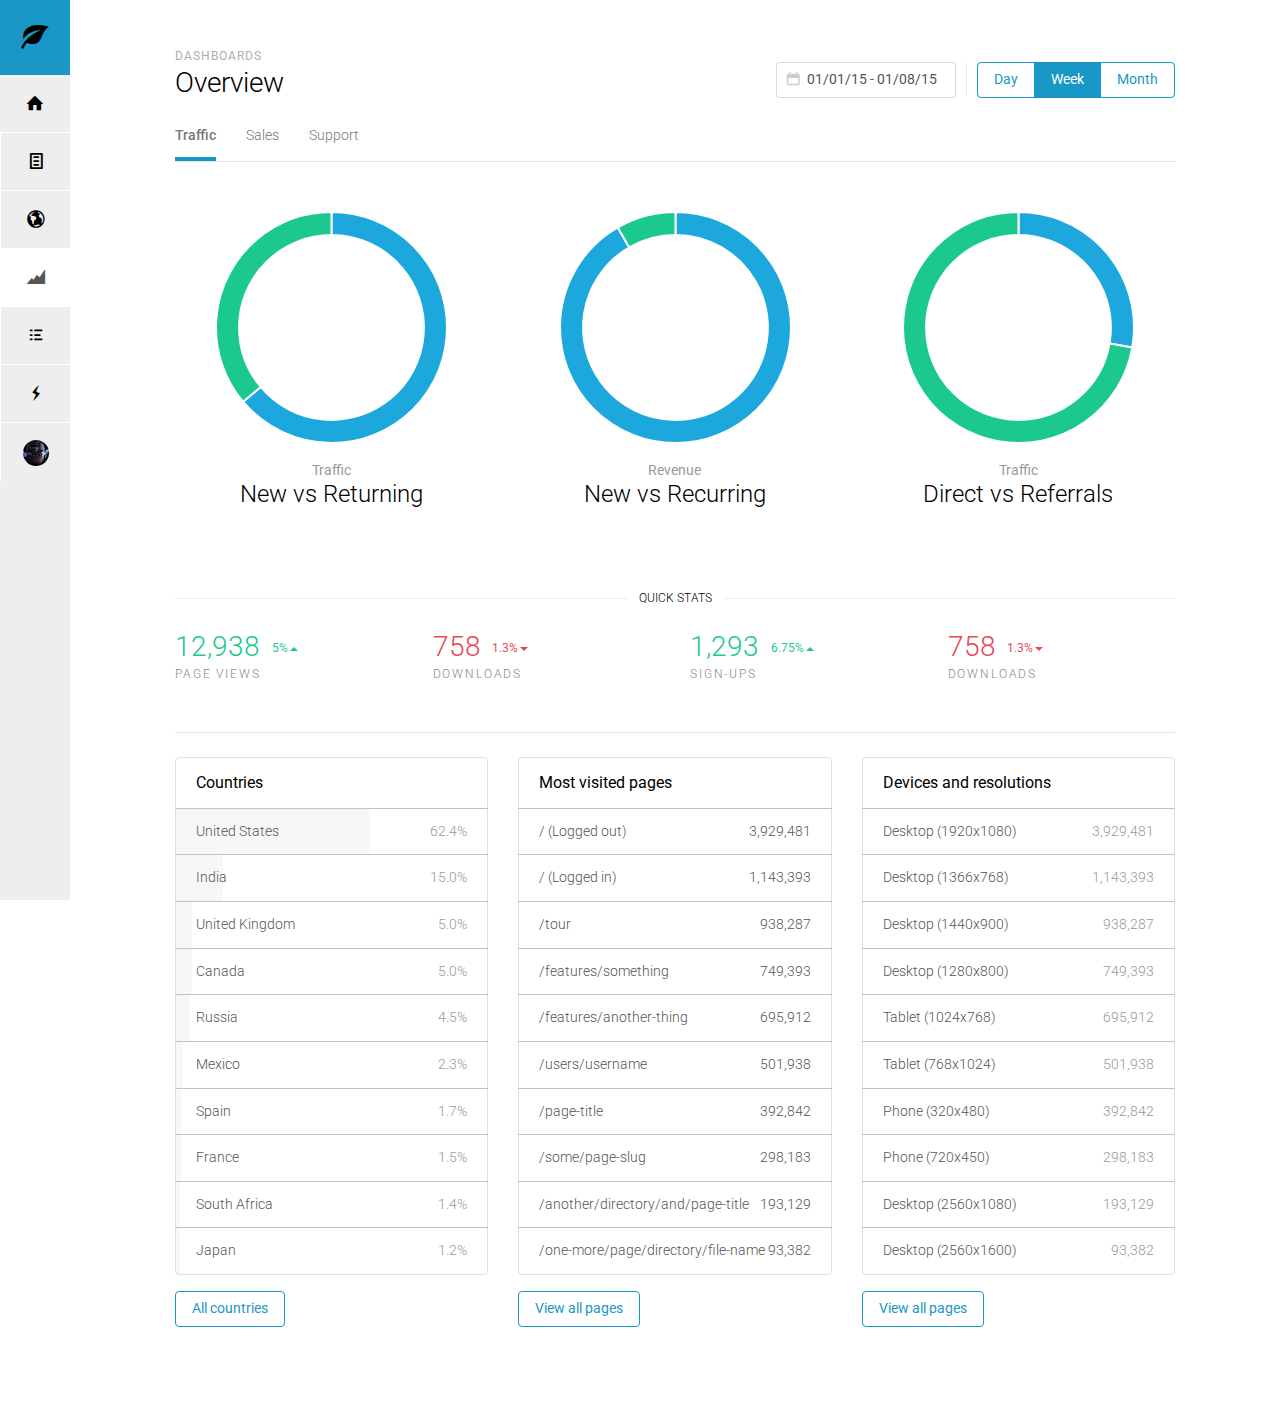
<file: bootstrap4/theme-dashboard/v4/docs/icon-nav-light/index.html>
<!DOCTYPE html>
<html lang="en">
  <head>
    <meta charset="utf-8">
    <meta http-equiv="X-UA-Compatible" content="IE=edge">
    <meta name="viewport" content="width=device-width, initial-scale=1">
    <meta name="description" content="">
    <meta name="keywords" content="">
    <meta name="author" content="">

    <title>
      
        Icon nav &middot; 
      
    </title>

    <link href="http://fonts.googleapis.com/css?family=Roboto:300,400,500,700,400italic" rel="stylesheet">
    
      <link href="../assets/css/toolkit-light.css" rel="stylesheet">
    
    
    <link href="../assets/css/application.css" rel="stylesheet">

    <style>
      /* note: this is a hack for ios iframe for bootstrap themes shopify page */
      /* this chunk of css is not part of the toolkit :) */
      body {
        width: 1px;
        min-width: 100%;
        *width: 100%;
      }
    </style>
  </head>


<body>
  



<div class="with-iconav">

  <nav class="iconav">
    <a class="iconav-brand" href="../index.html">
      <span class="icon icon-leaf iconav-brand-icon"></span>
    </a>
    <div class="iconav-slider">
      <ul class="nav nav-pills iconav-nav flex-md-column">
        <li class="nav-item">
          <a class="nav-link" href="../index-light/index.html" title="Overview" data-toggle="tooltip" data-placement="right" data-container="body">
            <span class="icon icon-home"></span>
            <small class="iconav-nav-label hidden-md-up">Overview</small>
          </a>
        </li>
        <li class="nav-item">
          <a class="nav-link" href="../order-history-light/index.html" title="Order history" data-toggle="tooltip" data-placement="right" data-container="body">
            <span class="icon icon-text-document"></span>
            <small class="iconav-nav-label hidden-md-up">History</small>
          </a>
        </li>
        <li class="nav-item">
          <a class="nav-link" href="../fluid-light/index.html" title="Fluid layout" data-toggle="tooltip" data-placement="right" data-container="body">
            <span class="icon icon-globe"></span>
            <small class="iconav-nav-label hidden-md-up">Fluid layout</small>
          </a>
        </li>
        <li class="nav-item">
          <a class="nav-link active" href="../icon-nav-light/index.html" title="Icon-nav" data-toggle="tooltip" data-placement="right" data-container="body">
            <span class="icon icon-area-graph"></span>
            <small class="iconav-nav-label hidden-md-up">Icon nav</small>
          </a>
        </li>
        <li class="nav-item">
          <a class="nav-link" href="../docs/index.html" title="Docs" data-toggle="tooltip" data-placement="right" data-container="body">
            <span class="icon icon-list"></span>
            <small class="iconav-nav-label hidden-md-up">Docs</small>
          </a>
        </li>
        <li class="nav-item">
          <a class="nav-link" href="../index.html" title="Dark UI" data-toggle="tooltip" data-placement="right" data-container="body">
            <span class="icon icon-flash"></span>
            <small class="iconav-nav-label hidden-md-up">Light UI</small>
          </a>
        </li>
        <li class="nav-item">
          <a class="nav-link" href="#" title="Signed in as mdo" data-toggle="tooltip" data-placement="right" data-container="body">
            <img src="../assets/img/avatar-mdo.png" alt="" class="rounded-circle">
            <small class="iconav-nav-label hidden-md-up">@mdo</small>
          </a>
        </li>
      </ul>
    </div>
  </nav>

  <div class="container">
    <div class="dashhead">
      <div class="dashhead-titles">
        <h6 class="dashhead-subtitle">Dashboards</h6>
        <h3 class="dashhead-title">Overview</h3>
      </div>

      <div class="dashhead-toolbar">
        <div class="input-with-icon dashhead-toolbar-item">
          <input type="text" value="01/01/15 - 01/08/15" class="form-control" data-provide="datepicker">
          <span class="icon icon-calendar"></span>
        </div>
        <span class="dashhead-toolbar-divider hidden-sm-down"></span>
        <div class="btn-group dashhead-toolbar-item btn-group-thirds">
          <button type="button" class="btn btn-outline-primary">Day</button>
          <button type="button" class="btn btn-outline-primary active">Week</button>
          <button type="button" class="btn btn-outline-primary">Month</button>
        </div>
      </div>
    </div>

    <ul class="nav nav-bordered mt-4 mt-md-2 mb-0 clearfix" role="tablist">
      <li class="nav-item" role="presentation">
        <a href="#traffic" class="nav-link active" role="tab" data-toggle="tab" aria-controls="traffic">Traffic</a>
      </li>
      <li class="nav-item" role="presentation">
        <a href="#sales" class="nav-link" role="tab" data-toggle="tab" aria-controls="sales">Sales</a>
      </li>
      <li class="nav-item" role="presentation">
        <a href="#support" class="nav-link" role="tab" data-toggle="tab" aria-controls="support">Support</a>
      </li>
    </ul>

    <hr class="mt-0 mb-5">

    <div class="tab-content">
      <div role="tabpanel" class="tab-pane active" id="traffic">
        <div class="row text-center m-t-md">
          <div class="col-md-4 mb-5">
            <div class="w-3 mx-auto">
              <canvas
                class="ex-graph"
                width="200" height="200"
                data-chart="doughnut"
                data-dataset="[230, 130]"
                data-dataset-options="{ backgroundColor: ['#1ca8dd', '#1bc98e'] }"
                data-labels="['Returning', 'New']">
              </canvas>
            </div>
            <strong class="text-muted">Traffic</strong>
            <h4>New vs Returning</h4>
          </div>
          <div class="col-md-4 mb-4">
            <div class="w-3 mx-auto">
              <canvas
                class="ex-graph"
                width="200" height="200"
                data-chart="doughnut"
                data-dataset="[330, 30]"
                data-dataset-options="{ backgroundColor: ['#1ca8dd', '#1bc98e'] }"
                data-labels="['Returning', 'New']"
                >
              </canvas>
            </div>
            <strong class="text-muted">Revenue</strong>
            <h4>New vs Recurring</h4>
          </div>
          <div class="col-md-4 mb-5">
            <div class="w-3 mx-auto">
              <canvas
                class="ex-graph"
                width="200" height="200"
                data-chart="doughnut"
                data-dataset="[100, 260]"
                data-dataset-options="{ backgroundColor: ['#1ca8dd', '#1bc98e'] }"
                data-labels="['Referrals', 'Direct']"
                >
              </canvas>
            </div>
            <strong class="text-muted">Traffic</strong>
            <h4>Direct vs Referrals</h4>
          </div>
        </div>
      </div>

      <div role="tabpanel" class="tab-pane" id="sales">
        <div class="ex-line-graphs mb-5">
          <canvas
            class="ex-line-graph"
            width="600" height="400"
            data-chart="line"
            data-dataset="[[2500, 3300, 2512, 2775, 2498, 3512, 2925, 4275, 3507, 3825, 3445, 3985]]"
            data-labels="['','Aug 29','','','Sept 5','','','Sept 12','','','Sept 19','']">
          </canvas>
        </div>
      </div>

      <div role="tabpanel" class="tab-pane" id="support">
        <div class="ex-line-graphs mb-5">
          <canvas
            class="ex-line-graph"
            width="600" height="400"
            data-chart="bar"
            data-labels="['August','September','October','November','December','January','February']"
            data-dataset="[[65, 59, 80, 81, 56, 55, 40], [28, 48, 40, 19, 86, 27, 90]]"
            data-dataset-options="[{label: 'First dataset'}, {label: 'Second dataset'}]">
          </canvas>
        </div>
      </div>
    </div>

    <div class="hr-divider my-4">
      <h3 class="hr-divider-content hr-divider-heading">Quick stats</h3>
    </div>

    <div class="row statcards mt-3 mb-3 text-xs-center text-md-left">
      <div class="col-6 col-md-3 statcard mb-4">
        <h3 class="statcard-number text-success">
          12,938
          <small class="delta-indicator delta-positive">5%</small>
        </h3>
        <span class="statcard-desc">Page views</span>
      </div>
      <div class="col-6 col-md-3 statcard mb-4">
        <h3 class="statcard-number text-danger">
          758
          <small class="delta-indicator delta-negative">1.3%</small>
        </h3>
        <span class="statcard-desc">Downloads</span>
      </div>
      <div class="col-6 col-md-3 statcard mb-4">
        <h3 class="statcard-number text-success">
          1,293
          <small class="delta-indicator delta-positive">6.75%</small>
        </h3>
        <span class="statcard-desc">Sign-ups</span>
      </div>
      <div class="col-6 col-md-3 statcard mb-4">
        <h3 class="statcard-number text-danger">
          758
          <small class="delta-indicator delta-negative">1.3%</small>
        </h3>
        <span class="statcard-desc">Downloads</span>
      </div>
    </div>

    <hr class="my-4">

    <div class="row">
      <div class="col-lg-4 mb-5">
        <div class="list-group mb-3">
          <h6 class="list-group-header">
            Countries
          </h6>
          
            <a class="list-group-item list-group-item-action justify-content-between" href="#">
              <span class="list-group-progress" style="width: 62.4%;"></span>
              <span>United States</span>
              <span class="text-muted">62.4%</span>
            </a>
          
            <a class="list-group-item list-group-item-action justify-content-between" href="#">
              <span class="list-group-progress" style="width: 15.0%;"></span>
              <span>India</span>
              <span class="text-muted">15.0%</span>
            </a>
          
            <a class="list-group-item list-group-item-action justify-content-between" href="#">
              <span class="list-group-progress" style="width: 5.0%;"></span>
              <span>United Kingdom</span>
              <span class="text-muted">5.0%</span>
            </a>
          
            <a class="list-group-item list-group-item-action justify-content-between" href="#">
              <span class="list-group-progress" style="width: 5.0%;"></span>
              <span>Canada</span>
              <span class="text-muted">5.0%</span>
            </a>
          
            <a class="list-group-item list-group-item-action justify-content-between" href="#">
              <span class="list-group-progress" style="width: 4.5%;"></span>
              <span>Russia</span>
              <span class="text-muted">4.5%</span>
            </a>
          
            <a class="list-group-item list-group-item-action justify-content-between" href="#">
              <span class="list-group-progress" style="width: 2.3%;"></span>
              <span>Mexico</span>
              <span class="text-muted">2.3%</span>
            </a>
          
            <a class="list-group-item list-group-item-action justify-content-between" href="#">
              <span class="list-group-progress" style="width: 1.7%;"></span>
              <span>Spain</span>
              <span class="text-muted">1.7%</span>
            </a>
          
            <a class="list-group-item list-group-item-action justify-content-between" href="#">
              <span class="list-group-progress" style="width: 1.5%;"></span>
              <span>France</span>
              <span class="text-muted">1.5%</span>
            </a>
          
            <a class="list-group-item list-group-item-action justify-content-between" href="#">
              <span class="list-group-progress" style="width: 1.4%;"></span>
              <span>South Africa</span>
              <span class="text-muted">1.4%</span>
            </a>
          
            <a class="list-group-item list-group-item-action justify-content-between" href="#">
              <span class="list-group-progress" style="width: 1.2%;"></span>
              <span>Japan</span>
              <span class="text-muted">1.2%</span>
            </a>
          
        </div>
        <a href="#" class="btn btn-outline-primary px-3">All countries</a>
      </div>
      <div class="col-lg-4 mb-5">
        <div class="list-group mb-3">
          <h6 class="list-group-header">
            Most visited pages
          </h6>
          
            <a class="list-group-item list-group-item-action justify-content-between" href="#">
              <span>/ (Logged out)</span>
              <span class="ftext-muted">3,929,481</span>
            </a>
          
            <a class="list-group-item list-group-item-action justify-content-between" href="#">
              <span>/ (Logged in)</span>
              <span class="ftext-muted">1,143,393</span>
            </a>
          
            <a class="list-group-item list-group-item-action justify-content-between" href="#">
              <span>/tour</span>
              <span class="ftext-muted">938,287</span>
            </a>
          
            <a class="list-group-item list-group-item-action justify-content-between" href="#">
              <span>/features/something</span>
              <span class="ftext-muted">749,393</span>
            </a>
          
            <a class="list-group-item list-group-item-action justify-content-between" href="#">
              <span>/features/another-thing</span>
              <span class="ftext-muted">695,912</span>
            </a>
          
            <a class="list-group-item list-group-item-action justify-content-between" href="#">
              <span>/users/username</span>
              <span class="ftext-muted">501,938</span>
            </a>
          
            <a class="list-group-item list-group-item-action justify-content-between" href="#">
              <span>/page-title</span>
              <span class="ftext-muted">392,842</span>
            </a>
          
            <a class="list-group-item list-group-item-action justify-content-between" href="#">
              <span>/some/page-slug</span>
              <span class="ftext-muted">298,183</span>
            </a>
          
            <a class="list-group-item list-group-item-action justify-content-between" href="#">
              <span>/another/directory/and/page-title</span>
              <span class="ftext-muted">193,129</span>
            </a>
          
            <a class="list-group-item list-group-item-action justify-content-between" href="#">
              <span>/one-more/page/directory/file-name</span>
              <span class="ftext-muted">93,382</span>
            </a>
          
        </div>
        <a href="#" class="btn btn-outline-primary px-3">View all pages</a>
      </div>
      <div class="col-lg-4 mb-5">
        <div class="list-group mb-3">
          <h6 class="list-group-header">
            Devices and resolutions
          </h6>
          
            <a class="list-group-item list-group-item-action justify-content-between" href="#">
              <span>Desktop (1920x1080)</span>
              <span class="text-muted">3,929,481</span>
            </a>
          
            <a class="list-group-item list-group-item-action justify-content-between" href="#">
              <span>Desktop (1366x768)</span>
              <span class="text-muted">1,143,393</span>
            </a>
          
            <a class="list-group-item list-group-item-action justify-content-between" href="#">
              <span>Desktop (1440x900)</span>
              <span class="text-muted">938,287</span>
            </a>
          
            <a class="list-group-item list-group-item-action justify-content-between" href="#">
              <span>Desktop (1280x800)</span>
              <span class="text-muted">749,393</span>
            </a>
          
            <a class="list-group-item list-group-item-action justify-content-between" href="#">
              <span>Tablet (1024x768)</span>
              <span class="text-muted">695,912</span>
            </a>
          
            <a class="list-group-item list-group-item-action justify-content-between" href="#">
              <span>Tablet (768x1024)</span>
              <span class="text-muted">501,938</span>
            </a>
          
            <a class="list-group-item list-group-item-action justify-content-between" href="#">
              <span>Phone (320x480)</span>
              <span class="text-muted">392,842</span>
            </a>
          
            <a class="list-group-item list-group-item-action justify-content-between" href="#">
              <span>Phone (720x450)</span>
              <span class="text-muted">298,183</span>
            </a>
          
            <a class="list-group-item list-group-item-action justify-content-between" href="#">
              <span>Desktop (2560x1080)</span>
              <span class="text-muted">193,129</span>
            </a>
          
            <a class="list-group-item list-group-item-action justify-content-between" href="#">
              <span>Desktop (2560x1600)</span>
              <span class="text-muted">93,382</span>
            </a>
          
        </div>
        <a href="#" class="btn btn-outline-primary px-3">View all pages</a>
      </div>
    </div>

  </div>
</div>


    <script src="../assets/js/jquery.min.js"></script>
    <script src="../assets/js/tether.min.js"></script>
    <script src="../assets/js/chart.js"></script>
    <script src="../assets/js/tablesorter.min.js"></script>
    <script src="../assets/js/toolkit.js"></script>
    <script src="../assets/js/application.js"></script>
    <script>
      // execute/clear BS loaders for docs
      $(function(){while(window.BS&&window.BS.loader&&window.BS.loader.length){(window.BS.loader.pop())()}})
    </script>
  </body>
</html>
</file>
<file: css/app.css>
html, body {
    height: 100vh !important;
    max-height: 100vh !important;
}

.scroll{
    height: 90%;
    overflow: scroll;
}

.panel_head{
    background-color: #28303a !important;
}

.panel_head h3{
    color: #eee !important;
    font-size: 14px;
    font-weight: 400;
}

.panel_st{
    height: 100%;
    border-color: #28303a;
    border-width: 1px;
}

.consumer_bubble {
    text-align: right;
    float: right;
    position: relative;
    width: 55%;
    height: auto;
    margin-right: 15px;
    margin-bottom: 10px;
    margin-top: 10px;
    padding: 15px;
    background: #edf9ff;
    -webkit-border-radius: 10px;
    -moz-border-radius: 10px;
    border-radius: 10px;
    border: #c7dce7 solid 1px;
}

.consumer_bubble:after {
    content: '';
    position: absolute;
    border-style: solid;
    border-width: 15px 0 15px 15px;
    border-color: transparent #c7dce7;
    display: block;
    width: 0;
    z-index: 1;
    right: -15px;
    top: 45px;

}

.dealer_bubble {
    position: relative;
    width: 55%;
    height: auto;
    margin-left: 15px;
    margin-right: 15px;
    margin-bottom: 10px;
    margin-top: 10px;
    padding: 15px;
    background: #FFFFFF;
    -webkit-border-radius: 10px;
    -moz-border-radius: 10px;
    border-radius: 10px;
    border: #28303a solid 1px;
}

.dealer_bubble:after {
    content: '';
    position: absolute;
    border-style: solid;
    border-width: 15px 15px 15px 0;
    border-color: transparent #FFFFFF;
    display: block;
    width: 0;
    z-index: 1;
    left: -15px;
    top: 45px;

}

.dealer_bubble:before {
    content: '';
    position: absolute;
    border-style: solid;
    border-width: 15px 15px 15px 0;
    border-color: transparent #28303a;
    display: block;
    width: 0;
    z-index: 0;
    left: -16px;
    top: 45px;
}

.auto_bubble {
    position: relative;
    width: 350px;
    height: auto;
    padding: 10px;
    background: #FFFFFF;
    -webkit-border-radius: 10px;
    -moz-border-radius: 10px;
    border-radius: 10px;
    border: #5ba0a3 solid 1px;
}

.stepwizard-step p {
    margin-top: 10px;
}
.stepwizard-row {
    display: table-row;
}
.stepwizard {
    display: table;
    width: 100%;
    position: relative;
}
.stepwizard-step button[disabled] {
    opacity: 1 !important;
    filter: alpha(opacity=100) !important;
}
.stepwizard-row:before {
    top: 30px;
    bottom: 0;
    position: absolute;
    content: " ";
    width: 100%;
    height: 1px;
    background-color: #ccc;
    z-order: 0;
}
.stepwizard-step {
    display: table-cell;
    text-align: center;
    position: relative;
}
.btn-circle {
    width: 60px;
    height: 60px;
    text-align: center;
    padding: 10px 0;
    font-size: 12px;
    line-height: 4;
    border-radius: 35px;
}

.btn-caution {
    width: 60px;
    height: 60px;
    text-align: center;
    padding: 10px 0;
    font-size: 12px;
    line-height: 4;
    border-radius: 35px;
    background-color: black;
}
</file>
<file: bootstrap4/theme-dashboard/v3/docs/assets/css/application.css>
/* global body padding */
body {
  padding-top:    20px;
  padding-bottom: 20px;
}

@media (min-width: 768px) {
  body {
    padding-top:    50px;
    padding-bottom: 50px;
  }
}


/* global spacing overrides */
h1, h2, h3, h4, h5, h6,
.h1, .h2, .h3, .h4, .h5, .h6 {
  margin-top: 0;
}
hr {
  margin-top: 30px;
  margin-bottom: 30px;
}

.navbar-fixed-top,
.navbar-static-top {
  border-bottom: 0;
}
</file>
<file: bootstrap4/theme-dashboard/v4/docs/assets/css/application.css>
/* global body padding */
body {
  padding-top:    20px;
  padding-bottom: 20px;
}

@media (min-width: 768px) {
  body {
    padding-top:    50px;
    padding-bottom: 50px;
  }
}


/* global spacing overrides */
h1, h2, h3, h4, h5, h6,
.h1, .h2, .h3, .h4, .h5, .h6 {
  margin-top: 0;
}
hr {
  margin-top: 30px;
  margin-bottom: 30px;
}

.navbar-fixed-top,
.navbar-static-top {
  border-bottom: 0;
}
</file>
<file: bootstrap4/theme-dashboard/v3/docs/assets/css/docs.css>
.hll {
  background-color: #ffffcc;
}
.c {
  color: #999;
}
.err {
  color: #AA0000;
  background-color: #ffaaaa;
}
.k {
  color: #006699;
}
.o {
  color: #555555;
}
.cm {
  color: #999;
}
.cp {
  color: #009999;
}
.c1 {
  color: #999;
}
.cs {
  color: #999;
}
.gd {
  background-color: #FFCCCC;
  border: 1px solid #cc0000;
}
.ge {
  font-style: italic;
}
.gr {
  color: #ff0000;
}
.gh {
  color: #003300;
}
.gi {
  background-color: #CCFFCC;
  border: 1px solid #00cc00;
}
.go {
  color: #aaaaaa;
}
.gp {
  color: #000099;
}
.gu {
  color: #003300;
}
.gt {
  color: #99cc66;
}
.kc {
  color: #006699;
}
.kd {
  color: #006699;
}
.kn {
  color: #006699;
}
.kp {
  color: #006699;
}
.kr {
  color: #006699;
}
.kt {
  color: #007788;
}
.m {
  color: #ff6600;
}
.s {
  color: #d44950;
}
.na {
  color: #4f9fcf;
}
.nb {
  color: #336666;
}
.nc {
  color: #00AA88;
}
.no {
  color: #336600;
}
.nd {
  color: #9999ff;
}
.ni {
  color: #999999;
}
.ne {
  color: #CC0000;
}
.nf {
  color: #cc00ff;
}
.nl {
  color: #9999ff;
}
.nn {
  color: #00CCFF;
}
.nt {
  color: #2f6f9f;
}
.nv {
  color: #003333;
}
.ow {
  color: #000000;
}
.w {
  color: #bbbbbb;
}
.mf {
  color: #ff6600;
}
.mh {
  color: #ff6600;
}
.mi {
  color: #ff6600;
}
.mo {
  color: #ff6600;
}
.sb {
  color: #cc3300;
}
.sc {
  color: #cc3300;
}
.sd {
  color: #CC3300;
  font-style: italic;
}
.s2 {
  color: #cc3300;
}
.se {
  color: #CC3300;
}
.sh {
  color: #cc3300;
}
.si {
  color: #aa0000;
}
.sx {
  color: #cc3300;
}
.sr {
  color: #33aaaa;
}
.s1 {
  color: #cc3300;
}
.ss {
  color: #ffcc33;
}
.bp {
  color: #336666;
}
.vc {
  color: #003333;
}
.vg {
  color: #003333;
}
.vi {
  color: #003333;
}
.il {
  color: #ff6600;
}
.css .o,
.css .o + .nt,
.css .nt + .nt {
  color: #999;
}
.highlight {
  padding: 15px;
  margin: 15px -15px;
  background-color: #f5f5f5;
}
@media (min-width: 768px) {
  .highlight {
    padding: 20px;
    margin-right: 0;
    margin-left: 0;
    margin-bottom: 20px;
    border: 1px solid #e5e5e5;
    border-radius: 3px;
  }
}
.highlight pre {
  padding: 0;
  margin-top: 0;
  margin-bottom: 0;
  background-color: transparent;
  border: 0;
}
.highlight pre code {
  font-size: inherit;
  color: #51586a;
}
@media (min-width: 768px) {
  .docs-example + .highlight {
    border-width: 0 1px 1px;
    border-radius: 0 0 3px 3px;
  }
}
body {
  overflow-x: hidden;
  padding-bottom: 40px;
}
.docs-header {
  padding-top: 60px;
  padding-bottom: 60px;
  margin-bottom: 30px;
  font-size: 20px;
  color: #fff;
  background-color: #1ca8dd;
  background-image: linear-gradient(to bottom, #137499, #1ca8dd);
}
.docs-header h1 {
  margin-bottom: 5px;
  font-size: 40px;
  line-height: 1;
}
.docs-header p {
  font-weight: 300;
  line-height: 1.4;
  color: #9fdcf3;
}
@media (min-width: 768px) {
  .docs-header {
    font-size: 24px;
  }
  .docs-header h1 {
    font-size: 60px;
  }
}
@media (min-width: 1200px) {
  .docs-header h1,
  .docs-header p {
    max-width: 75%;
  }
}
#contents {
  display: none;
}
#markdown-toc {
  padding-left: 0;
  margin-top: 30px;
  font-size: 13px;
  list-style: none;
}
#markdown-toc a {
  display: block;
  padding: 2px 10px 2px 10px;
}
#markdown-toc a:hover {
  text-decoration: none;
}
#markdown-toc > li {
  margin-bottom: 5px;
}
#markdown-toc > li:first-child {
  display: none;
}
#markdown-toc ul {
  list-style: none;
  padding-left: 20px;
}
#markdown-toc ul ul {
  display: none;
}
@media (min-width: 768px) {
  #markdown-toc {
    float: right;
    width: 220px;
    margin-right: -250px;
  }
  #markdown-toc a {
    color: #6f7890;
    padding-left: 20px;
  }
  #markdown-toc ul {
    display: none;
  }
  #markdown-toc > .active > ul {
    display: block;
  }
  #markdown-toc .active > a {
    padding-left: 18px;
    color: #1ca8dd;
    background-color: transparent;
    border-left: 2px solid #1ca8dd;
  }
  #markdown-toc.affix {
    top: 0;
  }
}
.docs-top {
  position: fixed;
  right: 20px;
  bottom: 20px;
  display: none;
  padding: 6px 12px;
  font-size: 14px;
  border-radius: 4px;
  background-color: #1a1c22;
}
.docs-top:hover,
.docs-top:focus {
  text-decoration: none;
}
@media (min-width: 768px) {
  .docs-top {
    display: block;
  }
}
.docs-icons {
  margin-bottom: 20px;
  font-size: 20px;
}
.docs-icons .icon {
  padding: 5px;
}
@media (max-width: 768px) {
  .container .docs-jumbotron {
    padding-right: 30px;
    padding-left: 30px;
    margin-right: -15px;
    margin-left: -15px;
    border-radius: 0;
  }
}
.docs-content {
  font-size: 16px;
}
.docs-content > h1 {
  padding-bottom: 9.5px;
  margin: 42px 0 21px;
  border-bottom: 1px solid #434857;
}
.docs-content > h1 + p {
  margin-bottom: 21px;
  font-size: 16px;
  font-weight: 300;
  line-height: 1.5;
}
@media (min-width: 768px) {
  .docs-content > h1 + p {
    font-size: 21px;
  }
}
@media (min-width: 768px) {
  .docs-content {
    padding-right: 265px;
  }
}
.docs-example {
  position: relative;
  padding: 20px;
  margin: 20px -15px;
  font-size: 14px;
  border: 1px solid #e5e5e5;
  background: #fff;
}
.docs-example:before,
.docs-example:after {
  content: " ";
  display: table;
}
.docs-example:after {
  clear: both;
}
.docs-example + .highlight {
  margin-top: -20px;
}
@media (min-width: 768px) {
  .docs-example {
    margin-left: 0;
    margin-right: 0;
    border-radius: 3px 3px 0 0;
  }
}
.docs-example + p {
  margin-top: 30px;
}
.docs-example > *:last-child {
  margin-bottom: 0;
}
.docs-example .container {
  width: auto;
}
.docs-example > .dropdown-menu:first-child {
  position: static;
  display: block;
}
.docs-example > .list-group {
  max-width: 300px;
}
@media (max-width: 768px) {
  .docs-example .label {
    display: inline-block;
    margin: 5px;
  }
}
.docs-example.docs-example-modal {
  background-color: #fafafa;
}
.docs-example .modal {
  position: relative;
  top: auto;
  right: auto;
  bottom: auto;
  left: auto;
  z-index: 1;
  display: block;
}
.docs-example .modal-dialog {
  left: auto;
  margin-right: auto;
  margin-left: auto;
}
.docs-example .modal-lg {
  max-width: 90%;
}
.docs-example.bs-example-tooltips {
  text-align: center;
}
.docs-example.bs-example-tooltips > .btn {
  margin-top: 5px;
  margin-bottom: 5px;
}
.docs-example.bs-example-tooltip .tooltip {
  position: relative;
  display: inline-block;
  margin: 10px 20px;
  opacity: 1;
}
.docs-example.bs-example-popover {
  padding-bottom: 24px;
  background-color: #f9f9f9;
}
.docs-example.bs-example-popover .popover {
  position: relative;
  display: block;
  float: left;
  width: 260px;
  margin: 20px;
}
.docs-example > .btn {
  margin-top: 5px;
  margin-bottom: 5px;
}
.docs-top,
#markdown-toc a {
  color: #9198aa;
}
.docs-top:hover,
#markdown-toc a:hover {
  color: #fff;
}
.docs-example {
  background-color: transparent;
  border-color: #434857;
}
.docs-example.docs-example-modal,
.docs-example.bs-example-popover {
  background-color: rgba(0, 0, 0, 0.1);
}
.highlight {
  background-color: #1a1c22;
  border: 0;
}
.highlight pre code {
  color: #999;
}
.docs-example .iconav {
  position: relative !important;
}
.docs-content > h2,
.docs-content > h1 {
  margin-top: 50px;
}
.docs-content > h1 + h2 {
  margin-top: 10px;
}
</file>
<file: bootstrap4/theme-dashboard/v4/docs/assets/css/docs.css>
.hll {
  background-color: #ffffcc; }

.c {
  color: #999; }

.err {
  color: #AA0000;
  background-color: #FFAAAA; }

.k {
  color: #006699; }

.o {
  color: #555555; }

.cm {
  color: #999; }

.cp {
  color: #009999; }

.c1 {
  color: #999; }

.cs {
  color: #999; }

.gd {
  background-color: #FFCCCC;
  border: 1px solid #CC0000; }

.ge {
  font-style: italic; }

.gr {
  color: #FF0000; }

.gh {
  color: #003300; }

.gi {
  background-color: #CCFFCC;
  border: 1px solid #00CC00; }

.go {
  color: #AAAAAA; }

.gp {
  color: #000099; }

.gu {
  color: #003300; }

.gt {
  color: #99CC66; }

.kc {
  color: #006699; }

.kd {
  color: #006699; }

.kn {
  color: #006699; }

.kp {
  color: #006699; }

.kr {
  color: #006699; }

.kt {
  color: #007788; }

.m {
  color: #FF6600; }

.s {
  color: #d44950; }

.na {
  color: #4f9fcf; }

.nb {
  color: #336666; }

.nc {
  color: #00AA88; }

.no {
  color: #336600; }

.nd {
  color: #9999FF; }

.ni {
  color: #999999; }

.ne {
  color: #CC0000; }

.nf {
  color: #CC00FF; }

.nl {
  color: #9999FF; }

.nn {
  color: #00CCFF; }

.nt {
  color: #2f6f9f; }

.nv {
  color: #003333; }

.ow {
  color: #000000; }

.w {
  color: #bbbbbb; }

.mf {
  color: #FF6600; }

.mh {
  color: #FF6600; }

.mi {
  color: #FF6600; }

.mo {
  color: #FF6600; }

.sb {
  color: #CC3300; }

.sc {
  color: #CC3300; }

.sd {
  color: #CC3300;
  font-style: italic; }

.s2 {
  color: #CC3300; }

.se {
  color: #CC3300; }

.sh {
  color: #CC3300; }

.si {
  color: #AA0000; }

.sx {
  color: #CC3300; }

.sr {
  color: #33AAAA; }

.s1 {
  color: #CC3300; }

.ss {
  color: #FFCC33; }

.bp {
  color: #336666; }

.vc {
  color: #003333; }

.vg {
  color: #003333; }

.vi {
  color: #003333; }

.il {
  color: #FF6600; }

.css .o,
.css .o + .nt,
.css .nt + .nt {
  color: #999; }

.highlight {
  padding: 15px;
  margin: 15px -15px;
  background-color: #f5f5f5; }
  @media (min-width: 576px) {
    .highlight {
      padding: 20px;
      margin-right: 0;
      margin-left: 0;
      margin-bottom: 20px;
      border: 1px solid #e5e5e5;
      border-radius: 3px; } }
  .highlight pre {
    padding: 0;
    margin-top: 0;
    margin-bottom: 0;
    background-color: transparent;
    border: 0; }
  .highlight pre code {
    font-size: inherit;
    color: #51586a; }

@media (min-width: 576px) {
  .docs-example + .highlight {
    border-width: 0 1px 1px;
    border-radius: 0 0 3px 3px; } }

body {
  overflow-x: hidden;
  padding-bottom: 40px; }

.docs-header {
  padding-top: 60px;
  padding-bottom: 60px;
  margin-bottom: 30px;
  font-size: 20px;
  color: #fff;
  background-color: #1997c6;
  background-image: -webkit-linear-gradient(top, #106382, #1997c6);
  background-image: linear-gradient(to bottom, #106382, #1997c6); }
  .docs-header h1 {
    margin-bottom: 5px;
    font-size: 40px;
    line-height: 1; }
  .docs-header p {
    font-weight: 300;
    line-height: 1.4;
    color: #88d4f0; }
  @media (min-width: 576px) {
    .docs-header {
      font-size: 24px; }
      .docs-header h1 {
        font-size: 60px; } }
  @media (min-width: 992px) {
    .docs-header h1,
    .docs-header p {
      max-width: 75%; } }

#contents {
  display: none; }

#markdown-toc {
  padding-left: 0;
  margin-top: 30px;
  font-size: 13px;
  list-style: none; }
  #markdown-toc a {
    display: block;
    padding: 2px 10px 2px 10px; }
    #markdown-toc a:hover {
      text-decoration: none; }
  #markdown-toc > li {
    margin-bottom: 5px; }
  #markdown-toc > li:first-child {
    display: none; }
  #markdown-toc ul {
    list-style: none;
    padding-left: 20px; }
    #markdown-toc ul ul {
      display: none; }
  @media (min-width: 576px) {
    #markdown-toc {
      float: right;
      width: 220px;
      margin-right: -250px; }
      #markdown-toc a {
        color: #6f7890;
        padding-left: 20px; }
      #markdown-toc ul {
        display: none; }
      #markdown-toc .active + ul {
        display: block; }
      #markdown-toc .active {
        padding-left: 18px;
        color: #1997c6;
        background-color: transparent;
        border-left: 2px solid #1997c6; }
      #markdown-toc.affix {
        top: 0; } }

.docs-top {
  position: fixed;
  right: 20px;
  bottom: 20px;
  display: none;
  padding: 6px 12px;
  font-size: 14px;
  background-color: #1a1c22; }
  .docs-top:hover, .docs-top:focus {
    text-decoration: none; }
  @media (min-width: 576px) {
    .docs-top {
      display: block; } }

.docs-icons {
  margin-bottom: 20px;
  font-size: 20px; }
  .docs-icons .icon {
    padding: 5px; }

@media (min-width: 576px) {
  .container .docs-jumbotron {
    padding-right: 30px;
    padding-left: 30px;
    margin-right: -15px;
    margin-left: -15px;
    border-radius: 0; } }

.docs-content {
  font-size: 16px; }
  .docs-content > h1 {
    padding-bottom: 9px;
    margin: 40px 0 20px;
    border-bottom: 1px solid white; }
    .docs-content > h1 + p {
      margin-bottom: 20px;
      font-size: 1rem;
      font-weight: 300;
      line-height: 1.5; }
      @media (min-width: 576px) {
        .docs-content > h1 + p {
          font-size: 1.35rem; } }
  @media (min-width: 576px) {
    .docs-content {
      padding-right: 265px; } }

.docs-example {
  position: relative;
  padding: 20px;
  margin: 20px -15px;
  font-size: 14px;
  border: 1px solid #e5e5e5;
  background: #fff; }
  .docs-example::after {
    display: block;
    content: "";
    clear: both; }
  .docs-example + .highlight {
    margin-top: -20px; }
  @media (min-width: 576px) {
    .docs-example {
      margin-left: 0;
      margin-right: 0;
      border-radius: 3px 3px 0 0; } }
  .docs-example + p {
    margin-top: 30px; }
  .docs-example > *:last-child {
    margin-bottom: 0; }
  .docs-example .container {
    width: auto; }
  .docs-example > .dropdown-menu:first-child {
    position: static;
    display: block; }
  .docs-example > .list-group {
    max-width: 300px; }
  @media (min-width: 576px) {
    .docs-example .label {
      display: inline-block;
      margin: 5px; } }
  .docs-example.docs-example-modal {
    background-color: #fafafa; }
  .docs-example .modal {
    position: relative;
    top: auto;
    right: auto;
    bottom: auto;
    left: auto;
    z-index: 1;
    display: block; }
  .docs-example .modal-dialog {
    left: auto;
    margin-right: auto;
    margin-left: auto; }
  .docs-example .modal-lg {
    max-width: 90%; }
  .docs-example.bs-example-tooltips {
    text-align: center; }
  .docs-example.bs-example-tooltips > .btn {
    margin-top: 5px;
    margin-bottom: 5px; }
  .docs-example.bs-example-tooltip .tooltip {
    position: relative;
    display: inline-block;
    margin: 10px 20px;
    opacity: 1; }
  .docs-example.bs-example-popover {
    padding-bottom: 24px;
    background-color: #f9f9f9; }
  .docs-example.bs-example-popover .popover {
    position: relative;
    display: block;
    float: left;
    width: 260px;
    margin: 20px; }
  .docs-example > .btn {
    margin-top: 5px;
    margin-bottom: 5px; }

.docs-top,
#markdown-toc a {
  color: #9198aa; }
  .docs-top:hover,
  #markdown-toc a:hover {
    color: #fff; }

.docs-example {
  background-color: transparent;
  border-color: #434857; }
  .docs-example.docs-example-modal, .docs-example.bs-example-popover {
    background-color: rgba(0, 0, 0, 0.1); }

.highlight {
  background-color: #1a1c22;
  border: 0; }
  .highlight pre code {
    color: #999; }

.docs-example .iconav {
  position: relative !important; }

.docs-content > h2,
.docs-content > h1 {
  margin-top: 50px; }

.docs-content > h1 + h2 {
  margin-top: 10px; }
</file>
